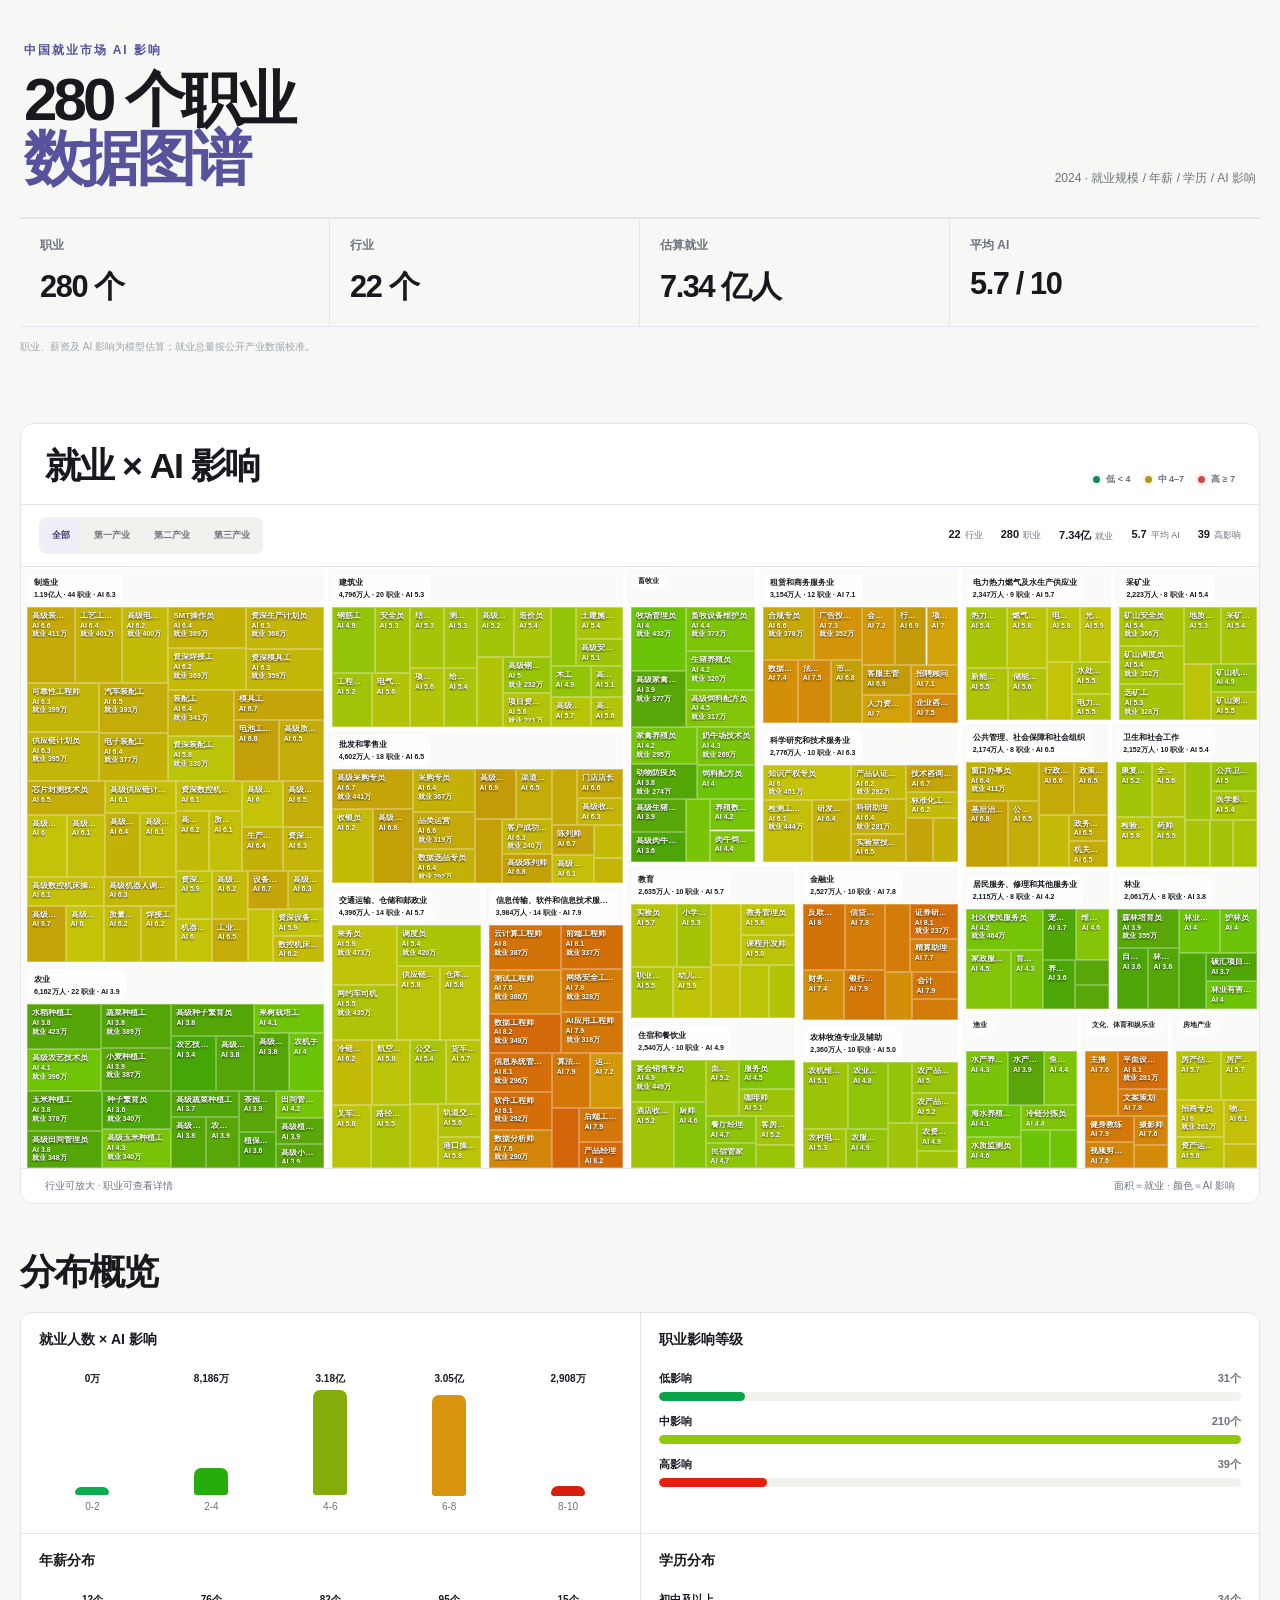
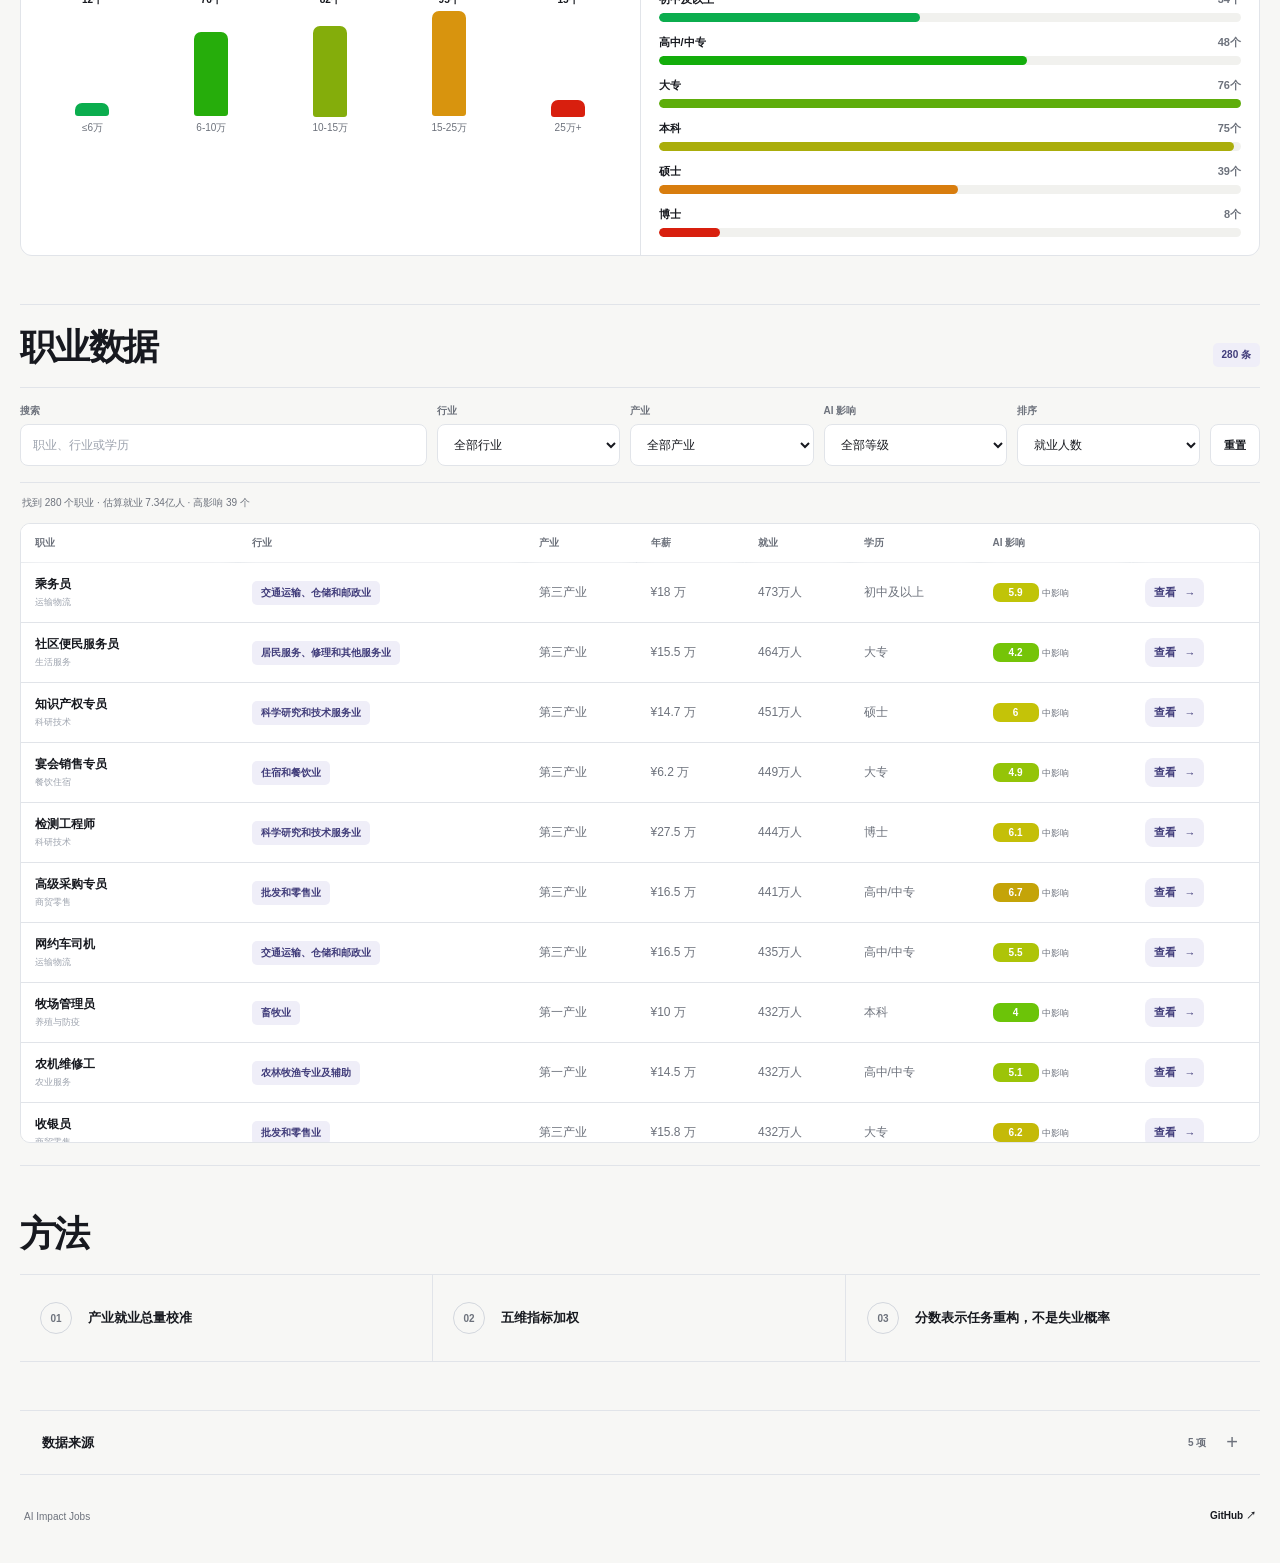
<file: index.html>
<!DOCTYPE html>
<html lang="zh-CN">
<head>
<meta charset="UTF-8" />
<meta name="viewport" content="width=device-width, initial-scale=1.0" />
<meta name="description" content="以 280 个职业样本探索中国就业规模、薪资、学历与 AI 影响程度的交互式数据可视化。" />
<meta name="theme-color" content="#f7f7f5" />
<meta property="og:title" content="中国就业市场 AI 影响图谱" />
<meta property="og:description" content="从行业、就业规模与任务特征出发，探索 280 个职业样本的 AI 影响情景。" />
<meta property="og:type" content="website" />
<title>中国就业市场 AI 影响图谱</title>
<link rel="stylesheet" href="styles.css" />
</head>
<body>
<a class="skip-link" href="#main-content">跳到主要内容</a>
<div class="page">
<header class="hero"><div class="hero-copy"><p class="eyebrow">中国就业市场 AI 影响</p><h1>280 个职业<br><em>数据图谱</em></h1></div><div class="hero-intro"><p class="hero-subtitle">2024 · 就业规模 / 年薪 / 学历 / AI 影响</p></div></header>
<main id="main-content">
<section class="grid reveal" id="statsGrid" aria-label="数据摘要"></section>
<p class="data-note">职业、薪资及 AI 影响为模型估算；就业总量按公开产业数据校准。</p>
<section class="treemap-card reveal" id="map" aria-labelledby="treemapTitle"><div class="head treemap-head"><div class="section-copy"><h2 id="treemapTitle">就业 × AI 影响</h2></div><div class="impact-legend" aria-label="AI 影响等级"><span><i class="legend-dot low"></i>低 &lt; 4</span><span><i class="legend-dot mid"></i>中 4–7</span><span><i class="legend-dot high"></i>高 ≥ 7</span></div></div><div class="map-toolbar"><div class="map-actions"><div class="sector-tabs" id="sectorTabs" role="group" aria-label="按产业筛选"><button type="button" class="sector-tab active" data-sector="" aria-pressed="true">全部</button><button type="button" class="sector-tab" data-sector="第一产业" aria-pressed="false">第一产业</button><button type="button" class="sector-tab" data-sector="第二产业" aria-pressed="false">第二产业</button><button type="button" class="sector-tab" data-sector="第三产业" aria-pressed="false">第三产业</button></div><button class="map-back" id="mapBack" type="button" hidden>← 返回</button></div><div class="map-summary" id="mapSummary" aria-live="polite"></div></div><div id="treemap" aria-label="职业 AI 影响树状图"></div><div class="map-hint"><span>行业可放大 · 职业可查看详情</span><span>面积＝就业 · 颜色＝AI 影响</span></div></section>
<section class="chart-section reveal" id="overview" aria-labelledby="overviewTitle"><div class="head"><div class="section-copy"><h2 id="overviewTitle">分布概览</h2></div></div><div class="chart-grid" id="chartsPanel"></div></section>
<section class="bottom reveal" id="jobs" aria-labelledby="tableTitle"><div class="head"><div class="section-copy"><h2 id="tableTitle">职业数据</h2></div><span class="tag" id="tableCount" aria-live="polite">280 条</span></div><div class="search-row"><div class="filter-field search-field"><label for="searchInput">搜索</label><input id="searchInput" class="search" type="search" placeholder="职业、行业或学历" autocomplete="off"></div><div class="filter-field"><label for="industryFilter">行业</label><select id="industryFilter" class="select"><option value="">全部行业</option></select></div><div class="filter-field"><label for="sectorFilter">产业</label><select id="sectorFilter" class="select"><option value="">全部产业</option><option>第一产业</option><option>第二产业</option><option>第三产业</option></select></div><div class="filter-field"><label for="riskFilter">AI 影响</label><select id="riskFilter" class="select"><option value="">全部等级</option><option value="high">高影响 7-10</option><option value="mid">中影响 4-6.9</option><option value="low">低影响 0-3.9</option></select></div><div class="filter-field"><label for="sortFilter">排序</label><select id="sortFilter" class="select"><option value="employment">就业人数</option><option value="ai-desc">AI 影响：高到低</option><option value="ai-asc">AI 影响：低到高</option><option value="income">年薪：高到低</option><option value="title">职业名称</option></select></div><button class="reset-button" id="resetFilters" type="button">重置</button></div><div class="filter-summary"><span id="filterSummary" aria-live="polite">正在加载…</span></div><div class="table-wrap" tabindex="0" aria-label="职业数据表"><table><thead><tr><th scope="col">职业</th><th scope="col">行业</th><th scope="col">产业</th><th scope="col">年薪</th><th scope="col">就业</th><th scope="col">学历</th><th scope="col">AI 影响</th><th scope="col"><span class="sr-only">操作</span></th></tr></thead><tbody id="tableBody"></tbody></table></div></section>
<section class="reveal" id="methodology" aria-labelledby="methodTitle"><div class="head"><div class="section-copy"><h2 id="methodTitle">方法</h2></div></div><div class="method-grid"><article class="method-card"><span class="method-index">01</span><b>产业就业总量校准</b></article><article class="method-card"><span class="method-index">02</span><b>五维指标加权</b></article><article class="method-card"><span class="method-index">03</span><b>分数表示任务重构，不是失业概率</b></article></div></section>
<details class="refs reveal"><summary><span>数据来源</span><span class="summary-meta">5 项</span></summary><div class="refs-content"><ul><li><a target="_blank" rel="noopener noreferrer" href="https://www.stats.gov.cn/sj/zxfb/202502/t20250228_1958817.html">国家统计局：2024 年国民经济和社会发展统计公报</a></li><li><a target="_blank" rel="noopener noreferrer" href="https://www.stats.gov.cn/sj/ndsj/2025/indexch.htm">国家统计局：中国统计年鉴 2025</a></li><li><a target="_blank" rel="noopener noreferrer" href="https://www.ilo.org/publications/generative-ai-and-jobs-global-analysis-potential-effects-job-quantity-and">ILO：Generative AI and Jobs</a></li><li><a target="_blank" rel="noopener noreferrer" href="https://www.oecd.org/employment/ai-and-work/">OECD：AI and Work</a></li><li><a target="_blank" rel="noopener noreferrer" href="https://www.weforum.org/publications/the-future-of-jobs-report-2025/">WEF：Future of Jobs Report 2025</a></li></ul></div></details>
</main>
<footer class="footer"><span>AI Impact Jobs</span><a href="https://github.com/EasonZe/AI-Impact-Jobs" target="_blank" rel="noopener noreferrer">GitHub ↗</a></footer>
</div>
<div class="tooltip" id="tooltip" role="tooltip"></div>
<div class="side-detail" id="sideDetail" role="dialog" aria-modal="false" aria-labelledby="sideTitle" aria-hidden="true" tabindex="-1"></div>
<script>
const sectorTotals={"第一产业":16298,"第二产业":21275,"第三产业":35866};
const industryTargets=[
{industry:"农业",sector:"第一产业",count:22,field:"种植与农技",jobs:["水稻种植工","小麦种植工","玉米种植工","蔬菜种植工","果树栽培工","茶园管理员","农艺技术员","田间管理员","植保无人机操作员","种子繁育员","农机手","农业数据采集员"],income:[42000,105000],edu:["初中及以上","高中/中专","大专","本科"],outlook:"稳中有增",auto:4.1,tool:3.8,adopt:4.5,physical:7.8},
{industry:"林业",sector:"第一产业",count:8,field:"林业生态",jobs:["护林员","森林培育员","苗木培育员","林业调查员","林业有害生物防治员","自然保护区巡护员","碳汇项目助理","林业技术员"],income:[46000,115000],edu:["初中及以上","高中/中专","大专","本科"],outlook:"政策支撑",auto:3.8,tool:4.2,adopt:4.4,physical:7.3},
{industry:"畜牧业",sector:"第一产业",count:14,field:"养殖与防疫",jobs:["生猪养殖员","肉牛饲养员","家禽养殖员","饲料配方员","动物防疫员","牧场管理员","奶牛场技术员","养殖数据管理员","兽医助理","畜牧设备维护员"],income:[48000,125000],edu:["初中及以上","高中/中专","大专","本科"],outlook:"结构升级",auto:4.5,tool:4.1,adopt:4.8,physical:7.4},
{industry:"渔业",sector:"第一产业",count:8,field:"水产养殖",jobs:["水产养殖员","鱼病防治员","海水养殖技术员","捕捞船员","水产质检员","养殖场管理员","水质监测员","冷链分拣员"],income:[50000,130000],edu:["初中及以上","高中/中专","大专","本科"],outlook:"品质化增长",auto:4.4,tool:4.3,adopt:4.8,physical:7.2},
{industry:"农林牧渔专业及辅助",sector:"第一产业",count:10,field:"农业服务",jobs:["农业社会化服务员","农产品质检员","农资销售顾问","农机维修工","农村电商运营","农产品经纪人","农服调度员","农业保险查勘员","乡村规划助理","合作社管理员"],income:[52000,150000],edu:["高中/中专","大专","本科"],outlook:"服务化增长",auto:5.1,tool:5.5,adopt:5.8,physical:6.2},
{industry:"采矿业",sector:"第二产业",count:8,field:"能源矿产",jobs:["采矿技术员","矿山安全员","地质勘探员","矿山机电维修工","选矿工","矿山调度员","智能矿山巡检员","矿山测量员"],income:[75000,220000],edu:["高中/中专","大专","本科"],outlook:"安全智能化",auto:5.4,tool:5.8,adopt:6.2,physical:7.0},
{industry:"制造业",sector:"第二产业",count:44,field:"工业制造",jobs:["装配工","数控机床操作员","质检员","生产计划员","工业工程技术员","模具工","焊接工","设备维修工","SMT操作员","电子装配工","芯片封测技术员","工艺工程师","质量工程师","电池工艺技术员","汽车装配工","机器人调试员","供应链计划员","可靠性工程师"],income:[60000,260000],edu:["初中及以上","高中/中专","大专","本科","硕士"],outlook:"自动化升级",auto:6.4,tool:6.2,adopt:7.0,physical:5.4},
{industry:"电力热力燃气及水生产供应业",sector:"第二产业",count:9,field:"能源公用事业",jobs:["电气运行值班员","电网调度员","新能源运维工程师","燃气巡检员","水处理技术员","热力管网维护员","电力检修工","光伏运维员","储能系统技术员"],income:[72000,230000],edu:["高中/中专","大专","本科","硕士"],outlook:"新能源带动",auto:5.5,tool:6.1,adopt:6.7,physical:6.4},
{industry:"建筑业",sector:"第二产业",count:20,field:"建筑工程",jobs:["土建施工员","钢筋工","木工","混凝土工","安全员","造价员","测量员","项目资料员","BIM建模员","结构工程师","给排水工程师","电气工程师","工程监理","项目经理"],income:[62000,260000],edu:["初中及以上","高中/中专","大专","本科","硕士"],outlook:"存量转型",auto:5.2,tool:6.0,adopt:5.8,physical:6.6},
{industry:"批发和零售业",sector:"第三产业",count:18,field:"商贸零售",jobs:["门店店员","收银员","采购专员","品类运营","陈列师","门店店长","电商运营","客服专员","直播运营","数据选品专员","渠道经理","客户成功经理"],income:[50000,190000],edu:["高中/中专","大专","本科"],outlook:"线上线下融合",auto:6.7,tool:7.1,adopt:7.2,physical:5.0},
{industry:"交通运输、仓储和邮政业",sector:"第三产业",count:14,field:"运输物流",jobs:["网约车司机","公交司机","货车司机","调度员","轨道交通站务员","乘务员","港口操作员","航空地勤","物流调度员","仓库管理员","路径规划专员","冷链运维员","叉车司机","供应链协调员"],income:[56000,185000],edu:["初中及以上","高中/中专","大专","本科"],outlook:"效率提升",auto:5.9,tool:5.9,adopt:6.5,physical:6.6},
{industry:"住宿和餐饮业",sector:"第三产业",count:10,field:"餐饮住宿",jobs:["厨师","面点师","服务员","酒店前台","客房管理员","餐厅经理","咖啡师","民宿管家","宴会销售专员","酒店收益管理员"],income:[48000,160000],edu:["初中及以上","高中/中专","大专","本科"],outlook:"服务升级",auto:4.8,tool:5.1,adopt:5.7,physical:7.0},
{industry:"信息传输、软件和信息技术服务业",sector:"第三产业",count:14,field:"信息技术",jobs:["软件工程师","前端工程师","后端工程师","测试工程师","数据分析师","算法工程师","数据工程师","AI应用工程师","产品经理","网络安全工程师","运维工程师","云计算工程师","数据标注主管","信息系统管理员"],income:[100000,480000],edu:["大专","本科","硕士","博士"],outlook:"结构性增长",auto:7.0,tool:8.3,adopt:8.7,physical:2.7},
{industry:"金融业",sector:"第三产业",count:10,field:"金融财经",jobs:["银行柜员","客户经理","信贷审核员","保险代理人","理财顾问","证券研究助理","反欺诈分析员","精算助理","会计","财务分析师"],income:[70000,330000],edu:["大专","本科","硕士"],outlook:"智能化分化",auto:7.6,tool:8.0,adopt:8.0,physical:3.0},
{industry:"房地产业",sector:"第三产业",count:6,field:"地产服务",jobs:["房产经纪人","物业管理员","资产运营专员","招商专员","房产估价助理","楼宇管家"],income:[58000,220000],edu:["高中/中专","大专","本科"],outlook:"存量服务转型",auto:5.6,tool:6.2,adopt:6.0,physical:5.3},
{industry:"租赁和商务服务业",sector:"第三产业",count:12,field:"商务服务",jobs:["行政专员","人力资源专员","招聘顾问","企业咨询助理","市场专员","广告投放专员","法务专员","合规专员","会展策划","客服主管","数据运营专员","项目助理"],income:[62000,260000],edu:["大专","本科","硕士"],outlook:"专业化增长",auto:7.0,tool:7.7,adopt:7.4,physical:3.9},
{industry:"科学研究和技术服务业",sector:"第三产业",count:10,field:"科研技术",jobs:["科研助理","实验室技术员","知识产权专员","检测工程师","计量工程师","技术咨询顾问","产品认证专员","研发工程师","环境评估师","标准化工程师"],income:[76000,320000],edu:["大专","本科","硕士","博士"],outlook:"高技能增长",auto:6.0,tool:7.2,adopt:7.0,physical:4.9},
{industry:"教育",sector:"第三产业",count:10,field:"教育培训",jobs:["小学教师","中学教师","幼儿教师","职业教育讲师","高校辅导员","教务管理员","课程开发师","培训师","学习规划师","实验员"],income:[60000,240000],edu:["大专","本科","硕士","博士"],outlook:"质量升级",auto:5.4,tool:6.8,adopt:6.4,physical:6.5},
{industry:"卫生和社会工作",sector:"第三产业",count:10,field:"医疗健康",jobs:["护士","全科医生","口腔医生","药师","医学影像技师","检验技师","康复治疗师","公共卫生专员","健康管理师","医务社工"],income:[65000,360000],edu:["大专","本科","硕士","博士"],outlook:"长期增长",auto:5.0,tool:6.4,adopt:6.3,physical:7.0},
{industry:"文化、体育和娱乐业",sector:"第三产业",count:7,field:"文化传媒",jobs:["平面设计师","视频剪辑师","文案策划","新媒体运营","摄影师","主播","健身教练","编导","内容审核员"],income:[60000,260000],edu:["高中/中专","大专","本科","硕士"],outlook:"AI重塑",auto:7.5,tool:8.3,adopt:7.8,physical:3.8},
{industry:"公共管理、社会保障和社会组织",sector:"第三产业",count:8,field:"公共服务",jobs:["窗口办事员","行政审批专员","政务热线客服","公共项目专员","政策研究助理","机关文秘","基层治理专员","社保专员"],income:[56000,185000],edu:["大专","本科","硕士"],outlook:"数字政务升级",auto:6.5,tool:7.0,adopt:7.0,physical:4.9},
{industry:"居民服务、修理和其他服务业",sector:"第三产业",count:8,field:"生活服务",jobs:["家政服务员","养老护理员","育婴师","美容师","美发师","维修师傅","宠物护理师","社区便民服务员"],income:[48000,170000],edu:["初中及以上","高中/中专","大专"],outlook:"需求增长",auto:3.9,tool:4.5,adopt:4.9,physical:7.6}
];
function seededRandom(seed){let x=Math.sin(seed)*10000;return x-Math.floor(x)}function clamp(v,min,max){return Math.max(min,Math.min(max,v))}function jitter(base,index,spread=1.2){return clamp(base+(seededRandom(index*19.37)-.5)*spread,0,10)}function money(v){return `¥${(v/10000).toFixed(v%10000?1:0)} 万`}function people(v){return v.toLocaleString("zh-CN")+"万人"}function fmtPeopleShort(v){return v>=10000?`${(v/10000).toFixed(2)}亿`:`${Math.round(v).toLocaleString("zh-CN")}万`}function colorForScore(s){const hue=Math.max(4,145-s*14.2);const light=s>=7?43:s>=4?40:34;return `hsl(${hue},92%,${light}%)`}function degreeColor(index,total){const ratio=total<=1?0:index/(total-1);const hue=145-ratio*140;return `hsl(${hue},88%,${ratio>.62?45:36}%)`}function outlookText(base,score){if(score>=7.8)return base+" / 岗位重构快";if(score>=6.5)return base+" / 技能升级明显";if(score>=4.5)return base+" / 人机协作增强";return base+" / 替代压力较低"}
function generate(){const records=[];let id=1;const sectorCounts=industryTargets.reduce((m,t)=>{m[t.sector]=(m[t.sector]||0)+t.count;return m},{});industryTargets.forEach(target=>{const industryTotal=sectorTotals[target.sector]*(target.count/sectorCounts[target.sector]);for(let i=0;i<target.count;i++){const base=target.jobs[i%target.jobs.length];const prefixes=["","高级","资深","数字化","智能化","区域","现场","平台","综合","项目","初级","高级"];const prefix=prefixes[Math.floor(i/target.jobs.length)%prefixes.length];const title=(prefix&&!base.includes(prefix)?prefix:"")+base;const automation=Number(jitter(target.auto,id,1.6).toFixed(1));const aiTool=Number(jitter(target.tool,id+7,1.6).toFixed(1));const adoption=Number(jitter(target.adopt,id+13,1.5).toFixed(1));const physicalSocial=Number(jitter(target.physical,id+23,1.4).toFixed(1));const aiScore=Number(clamp(automation*.35+aiTool*.25+adoption*.25+(10-physicalSocial)*.15,0,10).toFixed(1));const income=Math.round((target.income[0]+seededRandom(id*5.91)*(target.income[1]-target.income[0]))/1000)*1000;const jobFactor=title.includes("员")||title.includes("工")||title.includes("司机")||title.includes("店员")||title.includes("服务员")?1.25:.85;const raw=industryTotal/target.count*(.55+seededRandom(id*3.17)*1.15)*jobFactor;records.push({id,industry:target.industry,sector:target.sector,field:target.field,title,income,employmentRaw:raw,employment:Math.max(2,Math.round(raw)),education:target.edu[Math.floor(seededRandom(id*8.33)*target.edu.length)],outlook:outlookText(target.outlook,aiScore),aiScore,automation,aiTool,adoption,physicalSocial});id++}});Object.keys(sectorTotals).forEach(sector=>{const items=records.filter(r=>r.sector===sector);const sum=items.reduce((s,r)=>s+r.employmentRaw,0);const factor=sectorTotals[sector]/sum;items.forEach(r=>r.employment=Math.max(1,Math.round(r.employmentRaw*factor)))});return records.sort((a,b)=>b.employment-a.employment)}
const occupations=generate(),tooltip=document.getElementById("tooltip"),sideDetail=document.getElementById("sideDetail"),chartsPanel=document.getElementById("chartsPanel");let lastDetailAnchor=null,activeTreemapSector="",activeTreemapIndustry="";
function classifyImpact(score){return score>=7?"高影响":score>=4?"中影响":"低影响"}function fmtCount(v){return `${v.toLocaleString("zh-CN")}个`}function verticalChart(labels,values,formatter,colors){const max=Math.max(...values,1);return `<div class="vchart">${labels.map((label,i)=>{const h=Math.max(8,values[i]/max*100);const color=colors?colors[i]:degreeColor(i,labels.length);return `<div class="vcol"><div class="vnum">${formatter(values[i])}</div><div class="vbar-wrap"><div class="vbar" style="height:${h}%;background:${color};--bar-delay:${i*70}ms"></div></div><div class="vlabel">${label}</div></div>`}).join("")}</div>`}function horizontalChart(labels,values,formatter,colors){const max=Math.max(...values,1);return `<div class="hchart">${labels.map((label,i)=>{const color=colors?colors[i]:degreeColor(i,labels.length);return `<div class="hrow"><div class="hmeta"><span>${label}</span><span>${formatter(values[i])}</span></div><div class="htrack"><div class="hfill" style="width:${Math.max(6,values[i]/max*100)}%;background:${color};--bar-delay:${i*80}ms"></div></div></div>`}).join("")}</div>`}
function renderCharts(){const aiBins=[{label:"0-2",min:0,max:2},{label:"2-4",min:2,max:4},{label:"4-6",min:4,max:6},{label:"6-8",min:6,max:8},{label:"8-10",min:8,max:10.01}];const weightedEmployment=aiBins.map(bin=>occupations.filter(d=>d.aiScore>=bin.min&&d.aiScore<bin.max).reduce((s,d)=>s+d.employment,0));const levelLabels=["低影响","中影响","高影响"];const levelCounts=levelLabels.map(label=>occupations.filter(d=>classifyImpact(d.aiScore)===label).length);const salaryBands=[{label:"≤6万",test:v=>v<60000},{label:"6-10万",test:v=>v>=60000&&v<100000},{label:"10-15万",test:v=>v>=100000&&v<150000},{label:"15-25万",test:v=>v>=150000&&v<250000},{label:"25万+",test:v=>v>=250000}];const salaryValues=salaryBands.map(bin=>occupations.filter(d=>bin.test(d.income)).length);const eduLabels=["初中及以上","高中/中专","大专","本科","硕士","博士"];const eduValues=eduLabels.map(label=>occupations.filter(d=>d.education===label).length);const greenToRed5=aiBins.map((_,i)=>degreeColor(i,aiBins.length));const greenYellowRed=["hsl(145,88%,34%)","hsl(78,88%,42%)","hsl(4,88%,48%)"];const salaryColors=salaryBands.map((_,i)=>degreeColor(i,salaryBands.length));const eduColors=eduLabels.map((_,i)=>degreeColor(i,eduLabels.length));chartsPanel.innerHTML=[{title:"就业人数 × AI 影响",body:verticalChart(aiBins.map(b=>b.label),weightedEmployment,fmtPeopleShort,greenToRed5)},{title:"职业影响等级",body:horizontalChart(levelLabels,levelCounts,fmtCount,greenYellowRed)},{title:"年薪分布",body:verticalChart(salaryBands.map(b=>b.label),salaryValues,fmtCount,salaryColors)},{title:"学历分布",body:horizontalChart(eduLabels,eduValues,fmtCount,eduColors)}].map(card=>`<article class="chart-card"><h3>${card.title}</h3>${card.body}</article>`).join("")}
function renderStats(){const total=occupations.reduce((s,d)=>s+d.employment,0),avg=occupations.reduce((s,d)=>s+d.aiScore,0)/occupations.length;document.getElementById("statsGrid").innerHTML=[{label:"职业",value:occupations.length+" 个"},{label:"行业",value:industryTargets.length+" 个"},{label:"估算就业",value:(total/10000).toFixed(2)+" 亿人"},{label:"平均 AI",value:avg.toFixed(1)+" / 10"}].map(i=>`<article class="card stat"><div class="label">${i.label}</div><div class="value">${i.value}</div></article>`).join("")}
function groupByIndustry(){return industryTargets.map(c=>{const items=occupations.filter(d=>d.industry===c.industry).sort((a,b)=>b.employment-a.employment),value=items.reduce((s,d)=>s+d.employment,0),avg=value?items.reduce((s,d)=>s+d.aiScore*d.employment,0)/value:0;return{industry:c.industry,sector:c.sector,items,value,avg,count:items.length}}).sort((a,b)=>b.value-a.value)}
function currentTreemapGroups(){const groups=groupByIndustry();if(activeTreemapIndustry)return groups.filter(g=>g.industry===activeTreemapIndustry);if(activeTreemapSector)return groups.filter(g=>g.sector===activeTreemapSector);return groups}
function updateTreemapToolbar(groups){const items=groups.flatMap(g=>g.items),employment=items.reduce((s,d)=>s+d.employment,0),avg=employment?items.reduce((s,d)=>s+d.aiScore*d.employment,0)/employment:0,high=items.filter(d=>d.aiScore>=7).length;document.getElementById("mapSummary").innerHTML=`<span><b>${groups.length}</b> 行业</span><span><b>${items.length}</b> 职业</span><span><b>${fmtPeopleShort(employment)}</b> 就业</span><span><b>${avg.toFixed(1)}</b> 平均 AI</span><span><b>${high}</b> 高影响</span>`;document.querySelectorAll(".sector-tab").forEach(button=>{const active=button.dataset.sector===activeTreemapSector;button.classList.toggle("active",active);button.setAttribute("aria-pressed",String(active))});const back=document.getElementById("mapBack");back.hidden=!activeTreemapIndustry;back.textContent=`← 返回${activeTreemapSector||"全部产业"}`;document.getElementById("treemap").setAttribute("aria-label",`职业 AI 影响树状图，当前显示${activeTreemapIndustry||activeTreemapSector||"全部产业"}，${items.length} 个职业`)}
function focusTreemapIndustry(industry){activeTreemapIndustry=industry;renderTreemap({animate:true});document.getElementById("mapBack").focus()}
function leaveTreemapIndustry(){const previous=activeTreemapIndustry;activeTreemapIndustry="";renderTreemap({animate:true});const label=[...document.querySelectorAll(".cat-label[data-industry]")].find(el=>el.dataset.industry===previous);label?.focus()}
function orderedBinary(items,x,y,w,h,valueKey="value"){if(!items.length)return[];if(items.length===1)return[{...items[0],x,y,w,h}];const sorted=[...items].sort((a,b)=>b[valueKey]-a[valueKey]);const total=sorted.reduce((s,i)=>s+i[valueKey],0);let acc=0,split=1,best=Infinity;for(let i=1;i<sorted.length;i++){acc+=sorted[i-1][valueKey];const diff=Math.abs(total/2-acc);if(diff<best){best=diff;split=i}}const left=sorted.slice(0,split),right=sorted.slice(split),lt=left.reduce((s,i)=>s+i[valueKey],0),ratio=lt/total;if(w>=h){const w1=w*ratio;return[...orderedBinary(left,x,y,w1,h,valueKey),...orderedBinary(right,x+w1,y,w-w1,h,valueKey)]}const h1=h*ratio;return[...orderedBinary(left,x,y,w,h1,valueKey),...orderedBinary(right,x,y+h1,w,h-h1,valueKey)]}
function renderTreemap({animate=false}={}){closeSideDetail();const box=document.getElementById("treemap"),rect=box.getBoundingClientRect(),groups=currentTreemapGroups(),focused=Boolean(activeTreemapIndustry);updateTreemapToolbar(groups);if(!rect.width||!rect.height)return;box.classList.add("is-updating");box.innerHTML="";const groupRects=orderedBinary(groups,0,0,rect.width,rect.height,"value");let tileIndex=0;groupRects.forEach(g=>{const cat=document.createElement("div"),isMobile=innerWidth<=900||rect.width<=820;cat.className=`cat${(g.w<135||g.h<88)?" small-cat":""}${focused?" focused":""}`;cat.setAttribute("role","group");cat.setAttribute("aria-label",`${g.industry}，${g.count} 个职业，就业 ${fmtPeopleShort(g.value)}人，平均 AI ${g.avg.toFixed(1)}`);cat.style.cssText=`left:${g.x}px;top:${g.y}px;width:${g.w}px;height:${g.h}px`;const label=document.createElement(focused?"div":"button"),showMeta=focused||!isMobile;label.className="cat-label";label.dataset.industry=g.industry;if(!focused){label.type="button";label.setAttribute("aria-label",`放大查看${g.industry}的 ${g.count} 个职业`);label.addEventListener("click",e=>{e.stopPropagation();focusTreemapIndustry(g.industry)})}label.innerHTML=`<b title="${g.industry}">${focused?`${g.industry} · ${g.sector}`:g.industry}</b>${showMeta?`<span>${fmtPeopleShort(g.value)}人 · ${g.count} 职业 · AI ${g.avg.toFixed(1)}</span>`:""}`;cat.appendChild(label);const pad=4,labelH=focused?(isMobile?22:44):(isMobile?16:(g.h>90?38:28)),innerX=pad,innerY=labelH,innerW=Math.max(0,g.w-pad*2),innerH=Math.max(0,g.h-labelH-pad),itemRects=orderedBinary(g.items.map(i=>({...i,value:i.employment})),innerX,innerY,innerW,innerH,"value");itemRects.forEach(d=>{const area=d.w*d.h,show=focused?(area>340&&d.w>34&&d.h>20):(area>900&&d.w>30&&d.h>24),showEmp=show&&(focused?area>820:area>1500)&&d.w>46&&d.h>34,limit=focused?11:8,shortTitle=d.title.length>limit?d.title.slice(0,limit)+"…":d.title,tile=document.createElement("div");tile.className=`tile${animate?" entering":""}`;tile.setAttribute("role","button");tile.setAttribute("tabindex","0");tile.setAttribute("aria-label",`${d.title}，${d.industry}，就业 ${people(d.employment)}，AI 影响 ${d.aiScore} 分`);tile.dataset.id=d.id;tile.style.cssText=`left:${d.x}px;top:${d.y}px;width:${d.w}px;height:${d.h}px;background:${colorForScore(d.aiScore)};--tile-delay:${Math.min(tileIndex++,42)*8}ms`;tile.innerHTML=show?`<div class="tile-top"><div class="tile-title" title="${d.title}">${shortTitle}</div><div class="tile-score">AI ${d.aiScore}${focused?` · ${classifyImpact(d.aiScore)}`:""}</div>${showEmp?`<div class="tile-emp">就业 ${d.employment}万</div>`:""}</div>`:"";tile.addEventListener("mousemove",e=>showTooltip(e,d));tile.addEventListener("mouseleave",hideTooltip);tile.addEventListener("click",e=>{e.stopPropagation();openSideDetail(d,tile)});tile.addEventListener("keydown",e=>{if(e.key==="Enter"||e.key===" "){e.preventDefault();openSideDetail(d,tile)}});cat.appendChild(tile)});box.appendChild(cat)});requestAnimationFrame(()=>box.classList.remove("is-updating"))}
function showTooltip(e,d){tooltip.innerHTML=`<strong>${d.title}</strong><div>${d.sector} · ${d.industry} · ${d.field}</div><div>就业人数：${people(d.employment)}</div><div>年薪中位数：${money(d.income)}</div><div>学历要求：${d.education}</div><div>就业前景：${d.outlook}</div><div>AI影响：${d.aiScore}/10（自动化${d.automation}｜工具${d.aiTool}｜采纳${d.adoption}｜物理/社交${d.physicalSocial}）</div>`;tooltip.style.left=Math.min(e.clientX+14,innerWidth-290)+"px";tooltip.style.top=Math.min(e.clientY+14,innerHeight-220)+"px";tooltip.classList.add("show")}function hideTooltip(){tooltip.classList.remove("show")}
function impactLevel(s){return s>=7?"高影响：岗位内容会明显重构":s>=4?"中等影响：人机协作会增强":"低到中等影响：短期替代压力有限"}function titleDuty(t){if(t.includes("工程师"))return"方案设计、系统开发、技术测试、问题定位和跨团队协作";if(t.includes("员")||t.includes("工"))return"标准化执行、现场操作、质量检查、数据记录和流程配合";if(t.includes("经理")||t.includes("主管"))return"团队管理、流程协调、客户沟通、绩效跟踪和资源配置";if(t.includes("教师")||t.includes("讲师"))return"教学设计、课堂互动、学习反馈、测评辅导和课程改进";if(t.includes("医生")||t.includes("护士")||t.includes("药师"))return"诊疗支持、护理服务、风险识别、记录管理和患者沟通";return"信息处理、业务执行、客户沟通、流程协作和结果交付"}function automationText(s){return s>=7?"重复性文书、审核、标注、排程等任务容易被自动化。":s>=4?"部分流程可由 AI 辅助，但关键判断仍需要人工。":"工作高度依赖现场、经验或非标准动作，自动化空间较小。"}function toolText(s){return s>=7?"生成式 AI、数据分析工具和行业软件会直接改变产出方式。":s>=4?"AI 可提升检索、写作、分析、质检和沟通效率。":"AI 多作为辅助查询或记录工具，短期替代有限。"}function adoptionText(s){return s>=7?"行业数字化基础较好，AI 工具扩散速度快。":s>=4?"行业正在逐步采用智能工具，影响会渐进出现。":"行业采纳受现场条件、成本或制度限制，速度较慢。"}function physicalText(s){return s>=7?"大量依赖现场操作、身体技能或面对面服务，对替代形成缓冲。":s>=4?"仍需一定现场协作或人际沟通，AI 更偏辅助。":"工作主要是数字化信息任务，物理/强社交缓冲较弱。"}function advice(d){if(d.aiScore>=7)return"建议把 AI 作为核心工作工具：学习提示词、自动化流程、数据分析和行业软件集成，把竞争力转向复核、判断、客户沟通和复杂问题解决。";if(d.aiScore>=4)return"建议掌握常用 AI 工具，提高文档、表格、检索、质检、排程等效率，同时强化现场经验、沟通和业务判断。";return"建议关注智能设备和基础数字工具，但核心优势仍在现场技能、服务体验、责任心和专业经验。"}
function openSideDetail(d,anchor){lastDetailAnchor=anchor;document.querySelectorAll(".tile.selected").forEach(t=>t.classList.remove("selected"));if(anchor&&anchor.classList)anchor.classList.add("selected");hideTooltip();const impacts=[{name:"任务自动化潜力",score:d.automation,text:automationText(d.automation)},{name:"AI工具替代程度",score:d.aiTool,text:toolText(d.aiTool)},{name:"行业采纳速度",score:d.adoption,text:adoptionText(d.adoption)},{name:"物理/社交技能缓冲",score:d.physicalSocial,text:physicalText(d.physicalSocial)}];const strongest=impacts.map(i=>i.name==="物理/社交技能缓冲"?{...i,compareScore:10-i.score}:{...i,compareScore:i.score}).sort((a,b)=>b.compareScore-a.compareScore)[0];sideDetail.innerHTML=`<div class="side-head"><div><div class="side-kicker">${d.sector}<br>${d.industry} · ${d.field}</div><div class="side-title" id="sideTitle">${d.title}</div></div><button class="side-close" id="sideClose" type="button" aria-label="关闭职业详情">×</button></div><div class="mini-grid"><div class="mini-stat"><span>AI影响评分</span><b>${d.aiScore}/10</b></div><div class="mini-stat"><span>就业人数</span><b>${people(d.employment)}</b></div><div class="mini-stat"><span>年薪中位数</span><b>${money(d.income)}</b></div><div class="mini-stat"><span>学历要求</span><b>${d.education}</b></div></div><div class="side-section" style="border-top:none;padding-top:0"><h4>职业介绍</h4><p>${d.title}属于${d.industry}行业，核心工作通常包括${titleDuty(d.title)}。当前就业前景判断为：${d.outlook}。</p></div><div class="side-section"><h4>AI主要影响</h4><p>综合判断为 <b>${impactLevel(d.aiScore)}</b>。影响最大的维度是：<b>${strongest.name}</b>。</p><ul class="impact-list">${impacts.map(i=>`<li><b>${i.name}：${i.score}/10。</b>${i.text}</li>`).join("")}</ul></div><div class="side-section"><h4>应对建议</h4><p>${advice(d)}</p></div>`;sideDetail.classList.add("show");sideDetail.setAttribute("aria-hidden","false");positionSideDetail(anchor);const closeButton=document.getElementById("sideClose");closeButton.addEventListener("click",()=>closeSideDetail({returnFocus:true}));if(anchor===document.activeElement)closeButton.focus()}
function positionSideDetail(){sideDetail.style.removeProperty("left");sideDetail.style.removeProperty("top");sideDetail.style.removeProperty("width")}
function closeSideDetail({returnFocus=false}={}){sideDetail.classList.remove("show");sideDetail.setAttribute("aria-hidden","true");document.querySelectorAll(".tile.selected").forEach(t=>t.classList.remove("selected"));if(returnFocus&&lastDetailAnchor?.isConnected)lastDetailAnchor.focus()}
function bindRows(){document.querySelectorAll("#tableBody tr[data-id]").forEach(row=>{const d=occupations.find(i=>i.id===Number(row.dataset.id)),button=row.querySelector(".action-button");row.addEventListener("click",e=>{if(!e.target.closest("button"))openSideDetail(d,row)});row.addEventListener("keydown",e=>{if(e.key==="Enter"||e.key===" "){e.preventDefault();openSideDetail(d,row)}});button.addEventListener("click",e=>{e.stopPropagation();openSideDetail(d,button)})})}
function renderTable(data){const totalEmployment=data.reduce((sum,d)=>sum+d.employment,0),highImpact=data.filter(d=>d.aiScore>=7).length;document.getElementById("tableCount").textContent=data.length+" 条";document.getElementById("filterSummary").textContent=`找到 ${data.length} 个职业 · 估算就业 ${fmtPeopleShort(totalEmployment)}人 · 高影响 ${highImpact} 个`;const body=document.getElementById("tableBody");if(!data.length){body.innerHTML='<tr class="empty-row"><td colspan="8"><b>没有找到匹配的职业</b><br>试试减少筛选条件或点击“重置”。</td></tr>';return}body.innerHTML=data.map(d=>`<tr data-id="${d.id}" tabindex="0" aria-label="查看 ${d.title} 的职业详情"><td class="job-cell"><b>${d.title}</b><span class="job-field">${d.field}</span></td><td class="industry-cell"><span class="tag">${d.industry}</span></td><td class="sector-cell">${d.sector}</td><td class="salary-cell">${money(d.income)}</td><td class="employment-cell">${people(d.employment)}</td><td class="education-cell">${d.education}</td><td class="impact-cell"><span class="pill" style="background:${colorForScore(d.aiScore)}">${d.aiScore}</span> <span class="impact-label">${classifyImpact(d.aiScore)}</span></td><td class="action-cell"><button class="action-button" type="button" aria-label="打开 ${d.title} 的介绍">查看</button></td></tr>`).join("");bindRows()}
function fillIndustryOptions(){document.getElementById("industryFilter").insertAdjacentHTML("beforeend",industryTargets.map(c=>`<option>${c.industry}</option>`).join(""))}
function filters(){const q=document.getElementById("searchInput").value.trim().toLowerCase(),industry=document.getElementById("industryFilter").value,sector=document.getElementById("sectorFilter").value,risk=document.getElementById("riskFilter").value,sort=document.getElementById("sortFilter").value;const data=occupations.filter(d=>{const blob=[d.industry,d.sector,d.field,d.title,d.education,d.outlook,d.aiScore].join(" ").toLowerCase();return(!q||blob.includes(q))&&(!industry||d.industry===industry)&&(!sector||d.sector===sector)&&(!risk||(risk==="high"&&d.aiScore>=7)||(risk==="mid"&&d.aiScore>=4&&d.aiScore<7)||(risk==="low"&&d.aiScore<4))});const sorters={employment:(a,b)=>b.employment-a.employment,"ai-desc":(a,b)=>b.aiScore-a.aiScore,"ai-asc":(a,b)=>a.aiScore-b.aiScore,income:(a,b)=>b.income-a.income,title:(a,b)=>a.title.localeCompare(b.title,"zh-CN")};renderTable(data.sort(sorters[sort]))}
function initAnimations(){const reveals=[...document.querySelectorAll(".reveal")];if(matchMedia("(prefers-reduced-motion: reduce)").matches||!("IntersectionObserver" in window)){reveals.forEach(el=>el.classList.add("is-visible"));return}document.body.classList.add("motion-ready");const observer=new IntersectionObserver(entries=>entries.forEach(entry=>{if(entry.isIntersecting){entry.target.classList.add("is-visible");observer.unobserve(entry.target)}}),{threshold:.12,rootMargin:"0px 0px -6% 0px"});reveals.forEach(el=>observer.observe(el))}
["searchInput","industryFilter","sectorFilter","riskFilter","sortFilter"].forEach(id=>document.getElementById(id).addEventListener(id==="searchInput"?"input":"change",filters));document.getElementById("resetFilters").addEventListener("click",()=>{["searchInput","industryFilter","sectorFilter","riskFilter"].forEach(id=>document.getElementById(id).value="");document.getElementById("sortFilter").value="employment";filters();document.getElementById("searchInput").focus()});document.querySelectorAll(".sector-tab").forEach(button=>button.addEventListener("click",()=>{activeTreemapSector=button.dataset.sector;activeTreemapIndustry="";renderTreemap({animate:true})}));document.getElementById("mapBack").addEventListener("click",leaveTreemapIndustry);document.addEventListener("click",e=>{if(!sideDetail.contains(e.target)&&!e.target.closest(".tile")&&!e.target.closest("tbody tr"))closeSideDetail()});window.addEventListener("keydown",e=>{if(e.key==="Escape")closeSideDetail({returnFocus:true})});let resizeTimer;window.addEventListener("resize",()=>{clearTimeout(resizeTimer);resizeTimer=setTimeout(()=>renderTreemap({animate:false}),120)});fillIndustryOptions();renderStats();renderCharts();renderTreemap({animate:true});filters();initAnimations();
</script>
</body>
</html>
</file>
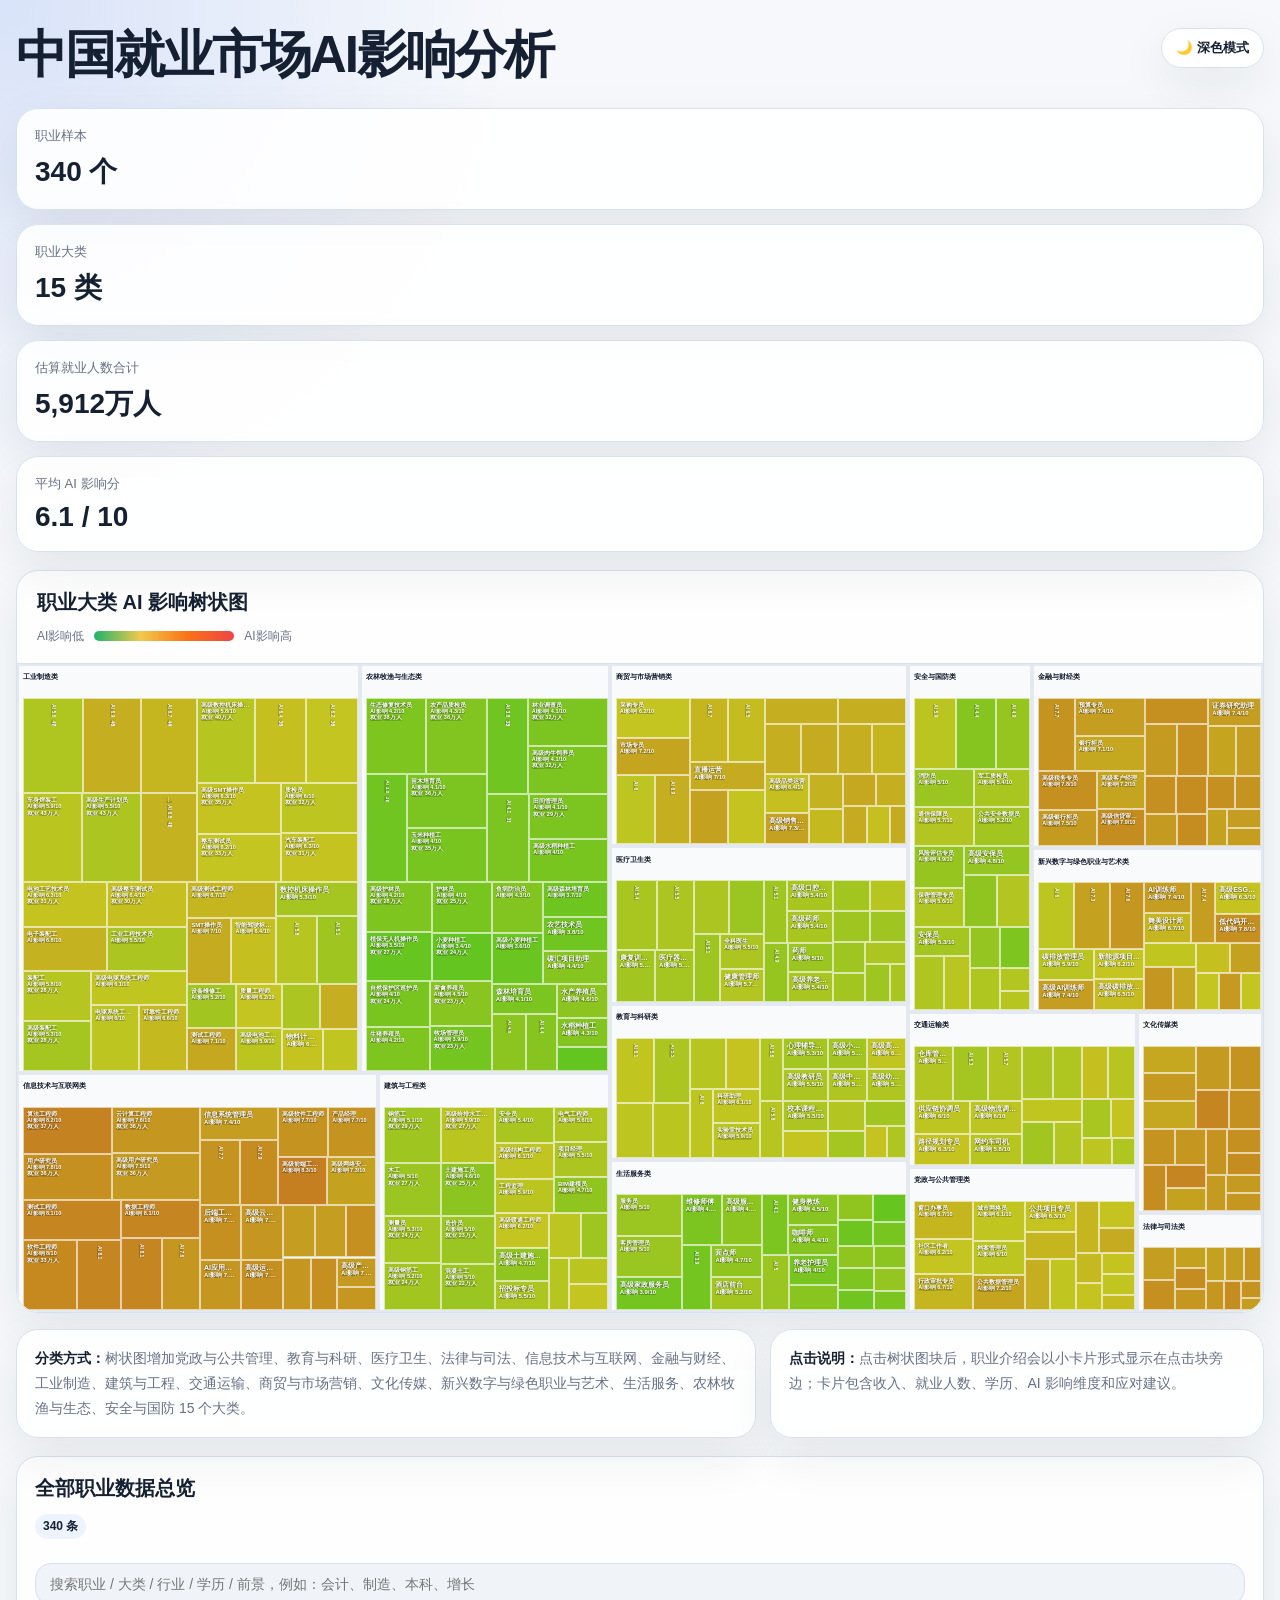
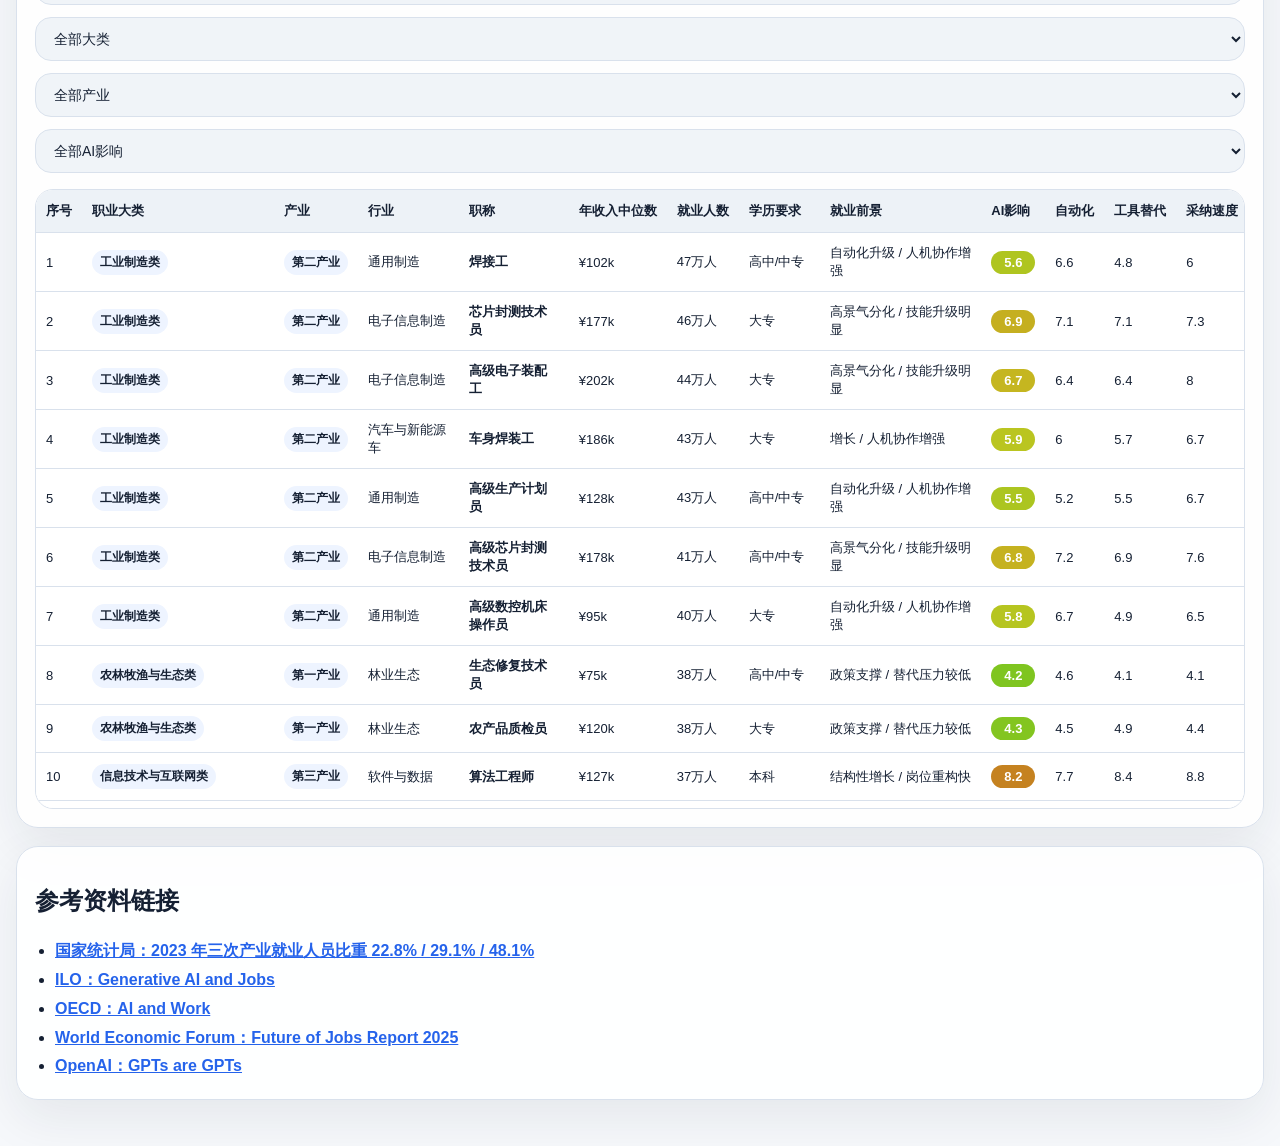
<file: preview 3.html>
<!DOCTYPE html>
<html lang="zh-CN">
<head>
<meta charset="UTF-8" />
<meta name="viewport" content="width=device-width, initial-scale=1.0" />
<title>中国就业市场AI影响分析</title>
<style>
:root{--bg:#f6f8fb;--panel:#fff;--panel2:#f0f4f8;--text:#152033;--muted:#667085;--border:#d9e1ec;--shadow:0 18px 50px rgba(20,32,51,.08);--accent:#2563eb;--chip:#eef4ff;--head:#edf2f7;--cat:rgba(255,255,255,.56);--catText:#0f172a;--catSubText:#334155;--catShadow:0 1px 2px rgba(255,255,255,.95),0 0 4px rgba(255,255,255,.7)}body.dark{--bg:#0b1020;--panel:#121a2c;--panel2:#19243a;--text:#eef4ff;--muted:#a8b3c7;--border:#2a3955;--shadow:0 20px 60px rgba(0,0,0,.28);--accent:#60a5fa;--chip:#1d2c4c;--head:#1d2940;--cat:rgba(10,18,34,.5);--catText:#ffffff;--catSubText:#e5edff;--catShadow:0 1px 3px rgba(0,0,0,.8)}*{box-sizing:border-box}body{margin:0;font-family:-apple-system,BlinkMacSystemFont,"Segoe UI","PingFang SC","Microsoft YaHei",sans-serif;color:var(--text);background:radial-gradient(circle at top left,rgba(37,99,235,.14),transparent 32rem),var(--bg)}.page{width:min(1480px,calc(100vw - 32px));margin:auto;padding:28px 0 46px}header{display:flex;justify-content:space-between;gap:18px;align-items:flex-start;margin-bottom:18px}h1{margin:0 0 8px;font-size:clamp(30px,4vw,52px);letter-spacing:-.04em;line-height:1.05}.subtitle{max-width:940px;margin:0;color:var(--muted);font-size:15px;line-height:1.8}.theme{border:1px solid var(--border);background:var(--panel);color:var(--text);border-radius:999px;padding:10px 14px;box-shadow:var(--shadow);cursor:pointer;font-weight:800;white-space:nowrap}.grid{display:grid;grid-template-columns:repeat(4,1fr);gap:14px;margin:18px 0}.card{background:color-mix(in srgb,var(--panel) 88%,transparent);border:1px solid var(--border);border-radius:22px;box-shadow:var(--shadow)}.stat{padding:18px}.label{color:var(--muted);font-size:13px;margin-bottom:8px}.value{font-size:28px;font-weight:900}.note{margin-top:8px;color:var(--muted);font-size:12px}.head{display:flex;align-items:center;justify-content:space-between;gap:12px;padding:18px 20px;border-bottom:1px solid var(--border)}.head h2{margin:0;font-size:20px}.legend{display:flex;gap:10px;align-items:center;color:var(--muted);font-size:12px;white-space:nowrap}.bar{width:140px;height:10px;border-radius:999px;background:linear-gradient(90deg,#1fb36a,#f2c94c,#f97316,#ef4444)}#treemap{position:relative;width:100%;height:min(72vh,800px);min-height:560px;background:var(--panel2);overflow:hidden;border-radius:0 0 22px 22px}.cat{position:absolute;border:2px solid color-mix(in srgb,var(--border) 72%,white 28%);background:var(--cat);overflow:hidden}.cat-label{position:absolute;left:8px;top:7px;right:8px;height:22px;display:flex;align-items:center;gap:8px;z-index:4;pointer-events:none}.cat-label b{max-width:72%;overflow:hidden;text-overflow:ellipsis;white-space:nowrap;font-size:11px;background:transparent;color:var(--catText);padding:0;border-radius:0;backdrop-filter:none;text-shadow:var(--catShadow)}.cat-label span{font-size:9px;background:transparent;color:var(--catSubText);padding:0;border-radius:0;text-shadow:var(--catShadow)}.tile{position:absolute;border:1px solid rgba(255,255,255,.62);overflow:hidden;color:#fff;cursor:pointer;transition:.12s}.tile:hover,.tile.selected{transform:scale(1.018);z-index:8;filter:brightness(1.08);box-shadow:0 10px 28px rgba(0,0,0,.2);outline:2px solid rgba(255,255,255,.85)}.tile-top{position:absolute;left:5px;top:5px;right:5px;display:grid;gap:1px;pointer-events:none;max-height:calc(100% - 10px)}.tile-title,.tile-score,.tile-emp{width:fit-content;max-width:100%;padding:0;border-radius:0;background:transparent;backdrop-filter:none;overflow:hidden;text-overflow:ellipsis;white-space:nowrap;font-size:8px;font-weight:900;line-height:1.08;text-shadow:0 1px 3px rgba(0,0,0,.76)}.tile-score,.tile-emp{font-size:7px;padding:0}.tile.vertical .tile-top{left:50%;top:4px;right:auto;bottom:4px;transform:translateX(-50%);display:flex;flex-direction:row;align-items:flex-start;gap:3px;writing-mode:vertical-rl;text-orientation:mixed;max-height:calc(100% - 8px);max-width:100%;overflow:hidden}.tile.vertical .tile-title,.tile.vertical .tile-score,.tile.vertical .tile-emp{font-size:7px;line-height:1;max-width:none;max-height:100%;text-overflow:clip;white-space:nowrap}.tile.vertical .tile-score,.tile.vertical .tile-emp{font-size:6px;font-weight:850}.tile.tiny .tile-title{font-size:7px}.tile.tiny .tile-score,.tile.tiny .tile-emp{font-size:6px}.tooltip{position:fixed;pointer-events:none;z-index:20;width:270px;background:rgba(15,23,42,.94);color:white;border:1px solid rgba(255,255,255,.15);border-radius:16px;padding:12px;box-shadow:0 18px 45px rgba(0,0,0,.25);font-size:12px;line-height:1.6;opacity:0;transform:translateY(6px);transition:.08s}.tooltip.show{opacity:1;transform:translateY(0)}.tooltip strong{display:block;font-size:15px;margin-bottom:4px}.side-detail{position:fixed;z-index:60;width:min(330px,calc(100vw - 24px));max-height:min(72vh,620px);overflow:auto;display:none;background:var(--panel);color:var(--text);border:1px solid var(--border);border-radius:20px;box-shadow:0 24px 70px rgba(0,0,0,.32);padding:14px}.side-detail.show{display:block}.side-head{display:flex;justify-content:space-between;gap:8px;align-items:flex-start;border-bottom:1px solid var(--border);padding-bottom:10px;margin-bottom:10px}.side-kicker{color:var(--muted);font-size:12px;margin-bottom:4px;line-height:1.4}.side-title{font-size:19px;font-weight:950;line-height:1.22;letter-spacing:-.02em}.side-close{flex:0 0 auto;width:30px;height:30px;border:1px solid var(--border);border-radius:999px;background:var(--panel2);color:var(--text);cursor:pointer;font-size:17px}.mini-grid{display:grid;grid-template-columns:1fr 1fr;gap:8px;margin:10px 0}.mini-stat{border:1px solid var(--border);border-radius:14px;background:var(--panel2);padding:8px}.mini-stat span{display:block;color:var(--muted);font-size:11px}.mini-stat b{display:block;margin-top:3px;font-size:15px}.side-section{padding-top:10px;margin-top:10px;border-top:1px solid var(--border);font-size:13px;line-height:1.65}.side-section h4{margin:0 0 6px;font-size:14px}.side-section p{margin:0}.impact-list{padding-left:18px;margin:6px 0 0}.impact-list li{margin:5px 0}.notes{display:grid;grid-template-columns:1.2fr .8fr;gap:14px;margin:16px 0}.note-box{padding:16px 18px;color:var(--muted);line-height:1.8;font-size:14px}.note-box b{color:var(--text)}.bottom{margin-top:18px;padding:18px}.search-row{display:grid;grid-template-columns:1fr auto auto auto;gap:12px;align-items:center;margin:12px 0 16px}.search,.select{width:100%;border:1px solid var(--border);background:var(--panel2);color:var(--text);border-radius:16px;padding:12px 14px;outline:none;font-size:14px}.select{min-width:150px}.hint{color:var(--muted);font-size:13px;margin:-4px 0 12px;line-height:1.7}.table-wrap{max-height:620px;overflow:auto;border:1px solid var(--border);border-radius:18px;background:var(--panel)}table{width:100%;min-width:1360px;border-collapse:collapse;font-size:13px}th{position:sticky;top:0;z-index:1;background:var(--head);text-align:left;padding:12px 10px;border-bottom:1px solid var(--border);white-space:nowrap}td{padding:11px 10px;border-bottom:1px solid var(--border);vertical-align:middle}tbody tr{cursor:pointer}tbody tr:hover{background:color-mix(in srgb,var(--accent) 8%,transparent)}.tag{display:inline-flex;border-radius:999px;padding:4px 8px;background:var(--chip);font-weight:800;font-size:12px;white-space:nowrap}.pill{display:inline-flex;min-width:44px;justify-content:center;border-radius:999px;padding:4px 8px;color:#fff;font-weight:900}.action{color:var(--accent);font-weight:900;white-space:nowrap}.refs{margin-top:18px;padding:18px}.refs ul{margin:10px 0 0;padding-left:20px;line-height:1.8}.refs a{color:var(--accent);font-weight:800}.treemap-head h2,.table-head h2{writing-mode:horizontal-tb;white-space:normal;word-break:keep-all}.treemap-head .legend{flex-wrap:nowrap}.table-head{align-items:center}
@media(max-width:1100px){.search-row{grid-template-columns:1fr 1fr}.grid{grid-template-columns:repeat(2,1fr)}}@media(max-width:980px){header{flex-direction:column}.notes{grid-template-columns:1fr}}@media(max-width:620px){.page{width:min(100vw - 16px,1480px);padding-top:14px}.grid{grid-template-columns:1fr;gap:10px}.head{align-items:flex-start;flex-direction:column}.treemap-head{flex-direction:column!important;align-items:flex-start!important;gap:8px;padding:14px 14px 10px}.treemap-head h2{font-size:16px;line-height:1.2;width:100%}.treemap-head .legend{width:100%;font-size:11px;gap:6px;justify-content:flex-start;white-space:nowrap;overflow:hidden}.treemap-head .bar{width:96px;height:8px;flex:0 0 96px}.table-head{flex-direction:row!important;align-items:center!important;justify-content:space-between!important}.table-head h2{font-size:16px}.search-row{grid-template-columns:1fr}.cat-label{left:4px;top:4px;right:4px;height:14px}.cat-label b{max-width:100%;font-size:7px;line-height:1.05}.cat-label span{display:none}.tile-top{left:3px;top:3px;right:3px;gap:1px}.tile-title{font-size:6px;line-height:1}.tile-score,.tile-emp{font-size:5.5px;line-height:1}.tile.vertical .tile-top{top:3px;bottom:3px;gap:2px}.tile.vertical .tile-title{font-size:5.8px}.tile.vertical .tile-score,.tile.vertical .tile-emp{font-size:5px}.bottom{margin-top:12px;padding:10px;border-radius:16px}.bottom .tag{font-size:10px;padding:3px 7px}.search,.select{font-size:12px;padding:9px 10px;border-radius:12px}.table-wrap{max-height:36vh;border-radius:12px;overflow:auto;-webkit-overflow-scrolling:touch}.table-wrap table{min-width:0;width:100%;font-size:11px}.table-wrap th,.table-wrap td{padding:7px 5px}.table-wrap th:nth-child(1),.table-wrap td:nth-child(1),.table-wrap th:nth-child(3),.table-wrap td:nth-child(3),.table-wrap th:nth-child(4),.table-wrap td:nth-child(4),.table-wrap th:nth-child(8),.table-wrap td:nth-child(8),.table-wrap th:nth-child(9),.table-wrap td:nth-child(9),.table-wrap th:nth-child(11),.table-wrap td:nth-child(11),.table-wrap th:nth-child(12),.table-wrap td:nth-child(12),.table-wrap th:nth-child(13),.table-wrap td:nth-child(13),.table-wrap th:nth-child(14),.table-wrap td:nth-child(14),.table-wrap th:nth-child(15),.table-wrap td:nth-child(15){display:none}.tag{font-size:9px;padding:2px 5px}.pill{min-width:32px;padding:2px 5px;font-size:10px}.action{font-size:10px}.side-detail{left:10px!important;right:10px!important;top:10px!important;width:auto!important;max-height:48vh!important;padding:9px!important;border-radius:16px!important;font-size:11px!important}.side-title{font-size:15px;line-height:1.15}.side-kicker{font-size:10px;line-height:1.25}.side-close{width:24px;height:24px;font-size:14px}.mini-grid{gap:5px;margin:7px 0}.mini-stat{padding:6px;border-radius:10px}.mini-stat span{font-size:9px}.mini-stat b{font-size:12px}.side-section{font-size:10.5px;line-height:1.45;padding-top:7px;margin-top:7px}.side-section h4{font-size:11.5px;margin-bottom:4px}.impact-list{padding-left:14px;margin-top:4px}.impact-list li{margin:3px 0}.refs{padding:12px}.refs h2{font-size:16px}}.grid{grid-template-columns:1fr}.head{align-items:flex-start;flex-direction:column}.search-row{grid-template-columns:1fr}.cat-label{left:4px;top:4px;right:4px;height:14px}.cat-label b{max-width:100%;font-size:7px;line-height:1.05}.cat-label span{display:none}.tile-top{left:3px;top:3px;right:3px;gap:1px}.tile-title{font-size:6px;line-height:1}.tile-score,.tile-emp{font-size:5.5px;line-height:1}.tile.vertical .tile-top{top:3px;bottom:3px;gap:2px}.tile.vertical .tile-title{font-size:5.8px}.tile.vertical .tile-score,.tile.vertical .tile-emp{font-size:5px}.side-detail{left:12px!important;right:12px!important;top:12px!important;width:auto!important}}
</style>
</head>
<body>
<div class="page">
<header><div><h1>中国就业市场AI影响分析</h1></div><button class="theme" id="themeToggle">🌙 深色模式</button></header>
<section class="grid" id="statsGrid"></section>
<section class="card treemap-card"><div class="head treemap-head"><h2>职业大类 AI 影响树状图</h2><div class="legend"><span>AI影响低</span><span class="bar"></span><span>AI影响高</span></div></div><div id="treemap"></div></section>
<section class="notes"><div class="card note-box"><b>分类方式：</b>树状图增加党政与公共管理、教育与科研、医疗卫生、法律与司法、信息技术与互联网、金融与财经、工业制造、建筑与工程、交通运输、商贸与市场营销、文化传媒、新兴数字与绿色职业与艺术、生活服务、农林牧渔与生态、安全与国防 15 个大类。</div><div class="card note-box"><b>点击说明：</b>点击树状图块后，职业介绍会以小卡片形式显示在点击块旁边；卡片包含收入、就业人数、学历、AI 影响维度和应对建议。</div></section>
<section class="card bottom"><div class="head table-head" style="padding:0 0 12px;border-bottom:none"><h2>全部职业数据总览</h2><span class="tag" id="tableCount">300 条</span></div><div class="search-row"><input id="searchInput" class="search" type="search" placeholder="搜索职业 / 大类 / 行业 / 学历 / 前景，例如：会计、制造、本科、增长"><select id="categoryFilter" class="select"><option value="">全部大类</option></select><select id="sectorFilter" class="select"><option value="">全部产业</option><option>第一产业</option><option>第二产业</option><option>第三产业</option></select><select id="riskFilter" class="select"><option value="">全部AI影响</option><option value="high">高影响 7-10</option><option value="mid">中影响 4-6.9</option><option value="low">低影响 0-3.9</option></select></div><div class="table-wrap"><table><thead><tr><th>序号</th><th>职业大类</th><th>产业</th><th>行业</th><th>职称</th><th>年收入中位数</th><th>就业人数</th><th>学历要求</th><th>就业前景</th><th>AI影响</th><th>自动化</th><th>工具替代</th><th>采纳速度</th><th>物理/社交</th><th>操作</th></tr></thead><tbody id="tableBody"></tbody></table></div></section>
<section class="card refs"><h2>参考资料链接</h2><ul><li><a target="_blank" href="https://www.stats.gov.cn/sj/sjjd/202409/t20240920_1956589.html">国家统计局：2023 年三次产业就业人员比重 22.8% / 29.1% / 48.1%</a></li><li><a target="_blank" href="https://www.ilo.org/publications/generative-ai-and-jobs-global-analysis-potential-effects-job-quantity-and">ILO：Generative AI and Jobs</a></li><li><a target="_blank" href="https://www.oecd.org/employment/ai-and-work/">OECD：AI and Work</a></li><li><a target="_blank" href="https://www.weforum.org/publications/the-future-of-jobs-report-2025/">World Economic Forum：Future of Jobs Report 2025</a></li><li><a target="_blank" href="https://openai.com/research/gpts-are-gpts">OpenAI：GPTs are GPTs</a></li></ul></section>
</div>
<div class="tooltip" id="tooltip"></div>
<div class="side-detail" id="sideDetail" aria-live="polite"></div>
<script>
const categoryTargets=[
{category:"党政与公共管理类",sector:"第三产业",count:18,pools:[{name:"政务服务",jobs:["窗口办事员","行政审批专员","政务热线客服","公共项目专员","政策研究助理","机关文秘","基层治理专员","公共数据管理员"],income:[58000,180000],edu:["大专","本科","硕士"],outlook:"数字政务升级",auto:6.8,tool:7.2,adopt:7.1,physical:4.8},{name:"社会公共管理",jobs:["社区工作者","城市网格员","社保专员","统计调查员","档案管理员","应急管理助理","公共资源交易专员","政务新媒体编辑"],income:[52000,165000],edu:["高中/中专","大专","本科"],outlook:"稳定需求",auto:6.2,tool:6.9,adopt:6.5,physical:5.4}]},
{category:"教育与科研类",sector:"第三产业",count:24,pools:[{name:"基础教育",jobs:["小学教师","中学教师","幼儿教师","班主任","教务管理员","心理辅导教师","实验员","校本课程教师"],income:[62000,220000],edu:["大专","本科","硕士"],outlook:"质量升级",auto:5.2,tool:6.6,adopt:6.2,physical:6.8},{name:"职业教育与科研",jobs:["职业教育讲师","高校辅导员","科研助理","教研员","课程开发师","培训师","学习规划师","实验室技术员"],income:[68000,260000],edu:["本科","硕士","博士"],outlook:"结构性增长",auto:5.8,tool:7.0,adopt:6.7,physical:5.8}]},
{category:"医疗卫生类",sector:"第三产业",count:24,pools:[{name:"医疗服务",jobs:["护士","全科医生","口腔医生","药师","医学影像技师","检验技师","康复治疗师","公共卫生专员"],income:[70000,360000],edu:["大专","本科","硕士","博士"],outlook:"长期增长",auto:4.9,tool:6.6,adopt:6.4,physical:7.3},{name:"健康养老",jobs:["健康管理师","养老护理员","病案编码员","医务社工","营养师","医保审核员","康复训练师","医疗器械维护员"],income:[56000,210000],edu:["高中/中专","大专","本科"],outlook:"需求增长",auto:5.2,tool:6.1,adopt:6.0,physical:6.8}]},
{category:"法律与司法类",sector:"第三产业",count:12,pools:[{name:"法律服务",jobs:["律师助理","法务专员","合规专员","知识产权专员","公证助理","司法鉴定助理","合同审核员","法律检索专员"],income:[76000,300000],edu:["本科","硕士"],outlook:"高技能分化",auto:7.3,tool:8.0,adopt:7.2,physical:3.2}]},
{category:"信息技术与互联网类",sector:"第三产业",count:28,pools:[{name:"软件与数据",jobs:["软件工程师","前端工程师","后端工程师","测试工程师","数据分析师","算法工程师","数据工程师","AI应用工程师"],income:[120000,460000],edu:["大专","本科","硕士","博士"],outlook:"结构性增长",auto:7.0,tool:8.3,adopt:8.7,physical:2.5},{name:"互联网运营与安全",jobs:["产品经理","用户研究员","网络安全工程师","运维工程师","云计算工程师","增长运营","数据标注主管","信息系统管理员"],income:[90000,380000],edu:["大专","本科","硕士"],outlook:"技能迭代快",auto:6.8,tool:8.0,adopt:8.4,physical:2.9}]},
{category:"金融与财经类",sector:"第三产业",count:22,pools:[{name:"银行证券保险",jobs:["银行柜员","客户经理","信贷审核员","保险代理人","理财顾问","证券研究助理","反欺诈分析员","精算助理"],income:[85000,330000],edu:["大专","本科","硕士"],outlook:"智能化分化",auto:7.4,tool:7.8,adopt:8.0,physical:3.2},{name:"财税审计",jobs:["会计","审计助理","税务专员","财务分析师","出纳","成本会计","预算专员","风控分析师"],income:[68000,260000],edu:["大专","本科","硕士"],outlook:"技能升级明显",auto:7.6,tool:8.1,adopt:7.7,physical:2.8}]},
{category:"工业制造类",sector:"第二产业",count:36,pools:[{name:"通用制造",jobs:["装配工","数控机床操作员","质检员","生产计划员","工业工程技术员","模具工","焊接工","设备维修工"],income:[60000,140000],edu:["高中/中专","大专","本科"],outlook:"自动化升级",auto:6.0,tool:5.4,adopt:6.4,physical:5.9},{name:"汽车与新能源车",jobs:["汽车装配工","电池工艺技术员","整车测试员","电驱系统工程师","售后诊断技师","车身焊装工","智能驾驶标注员","质量工程师"],income:[72000,220000],edu:["高中/中专","大专","本科","硕士"],outlook:"增长",auto:6.5,tool:6.2,adopt:7.1,physical:5.2},{name:"电子信息制造",jobs:["SMT操作员","电子装配工","芯片封测技术员","测试工程师","工艺工程师","设备工程师","可靠性工程师","物料计划员"],income:[68000,230000],edu:["高中/中专","大专","本科","硕士"],outlook:"高景气分化",auto:6.8,tool:6.5,adopt:7.4,physical:4.8}]},
{category:"建筑与工程类",sector:"第二产业",count:22,pools:[{name:"建筑施工",jobs:["土建施工员","钢筋工","木工","混凝土工","安全员","造价员","测量员","项目资料员","BIM建模员"],income:[65000,190000],edu:["初中及以上","高中/中专","大专","本科"],outlook:"存量转型",auto:4.9,tool:5.6,adopt:5.2,physical:7.0},{name:"工程技术",jobs:["结构工程师","给排水工程师","暖通工程师","电气工程师","工程监理","项目经理","招投标专员","工程资料员"],income:[76000,260000],edu:["大专","本科","硕士"],outlook:"数字化升级",auto:5.8,tool:6.4,adopt:6.0,physical:5.5}]},
{category:"交通运输类",sector:"第三产业",count:18,pools:[{name:"客货运输",jobs:["网约车司机","公交司机","货车司机","调度员","轨道交通站务员","乘务员","港口操作员","航空地勤"],income:[62000,180000],edu:["初中及以上","高中/中专","大专","本科"],outlook:"效率提升",auto:5.8,tool:5.7,adopt:6.3,physical:6.8},{name:"物流运营",jobs:["物流调度员","仓库管理员","路径规划专员","冷链运维员","安全员","叉车司机","运输数据专员","供应链协调员"],income:[56000,170000],edu:["高中/中专","大专","本科"],outlook:"自动化增长",auto:6.2,tool:6.0,adopt:6.6,physical:6.0}]},
{category:"商贸与市场营销类",sector:"第三产业",count:24,pools:[{name:"批发零售",jobs:["门店店员","收银员","采购专员","品类运营","陈列师","门店店长","电商运营","客服专员"],income:[52000,170000],edu:["高中/中专","大专","本科"],outlook:"线上线下融合",auto:6.6,tool:6.9,adopt:7.0,physical:5.2},{name:"市场营销",jobs:["市场专员","品牌策划","销售代表","渠道经理","直播运营","数据选品专员","广告投放专员","客户成功经理"],income:[62000,260000],edu:["大专","本科","硕士"],outlook:"增长分化",auto:6.8,tool:7.5,adopt:7.4,physical:4.4}]},
{category:"文化传媒类",sector:"第三产业",count:18,pools:[{name:"内容与传播",jobs:["平面设计师","视频剪辑师","文案策划","新媒体运营","摄影师","主播","编导","内容审核员"],income:[65000,260000],edu:["大专","本科","硕士"],outlook:"AI重塑",auto:7.8,tool:8.4,adopt:7.8,physical:3.4},{name:"出版与影视",jobs:["编辑","校对员","短视频策划","后期包装师","音频制作人","发行运营","版权运营","视觉设计师"],income:[60000,240000],edu:["大专","本科","硕士"],outlook:"人机协作增强",auto:7.4,tool:8.2,adopt:7.6,physical:3.5}]},
{category:"新兴数字与绿色职业与艺术类",sector:"第三产业",count:20,pools:[{name:"新兴数字职业",jobs:["AI训练师","提示词工程师","数字人运营","低代码开发顾问","数据治理专员","智能制造系统员","无人机应用技术员","机器人调试员"],income:[80000,320000],edu:["大专","本科","硕士"],outlook:"快速增长",auto:6.7,tool:8.5,adopt:8.2,physical:4.0},{name:"绿色与艺术",jobs:["碳排放管理员","ESG专员","新能源项目专员","生态修复技术员","插画师","舞美设计师","音乐制作助理","艺术策展助理"],income:[65000,260000],edu:["大专","本科","硕士"],outlook:"政策与消费驱动",auto:5.9,tool:7.0,adopt:6.7,physical:5.4}]},
{category:"生活服务类",sector:"第三产业",count:24,pools:[{name:"餐饮住宿",jobs:["厨师","面点师","服务员","酒店前台","客房管理员","餐厅经理","咖啡师","民宿管家"],income:[48000,150000],edu:["初中及以上","高中/中专","大专","本科"],outlook:"服务升级",auto:4.8,tool:5.0,adopt:5.6,physical:7.0},{name:"居民服务",jobs:["家政服务员","养老护理员","育婴师","美容师","美发师","健身教练","维修师傅","宠物护理师"],income:[50000,180000],edu:["初中及以上","高中/中专","大专"],outlook:"需求增长",auto:3.8,tool:4.4,adopt:4.8,physical:7.6}]},
{category:"农林牧渔与生态类",sector:"第一产业",count:30,pools:[{name:"种植业",jobs:["水稻种植工","小麦种植工","玉米种植工","农艺技术员","田间管理员","植保无人机操作员","种子繁育员","农机手"],income:[42000,90000],edu:["初中及以上","高中/中专","大专"],outlook:"稳中有增",auto:4.2,tool:3.6,adopt:4.4,physical:7.8},{name:"畜牧渔业",jobs:["生猪养殖员","肉牛饲养员","家禽养殖员","饲料配方员","水产养殖员","鱼病防治员","动物防疫员","牧场管理员"],income:[48000,110000],edu:["初中及以上","高中/中专","大专","本科"],outlook:"结构升级",auto:4.6,tool:4.0,adopt:4.6,physical:7.5},{name:"林业生态",jobs:["护林员","森林培育员","生态修复技术员","林业调查员","苗木培育员","自然保护区巡护员","碳汇项目助理","农产品质检员"],income:[46000,120000],edu:["高中/中专","大专","本科"],outlook:"政策支撑",auto:3.8,tool:4.2,adopt:4.3,physical:7.1}]},
{category:"安全与国防类",sector:"第三产业",count:20,pools:[{name:"公共安全",jobs:["安保员","消防员","应急救援员","安全检查员","交通协管员","安全培训师","公共安全数据员","风险评估专员"],income:[52000,180000],edu:["高中/中专","大专","本科"],outlook:"稳定需求",auto:4.6,tool:5.4,adopt:5.8,physical:7.1},{name:"国防与军工支持",jobs:["军工质检员","装备维护技师","保密管理专员","国防项目助理","无人系统操作员","安全工程师","通信保障员","后勤保障专员"],income:[70000,240000],edu:["高中/中专","大专","本科","硕士"],outlook:"技术升级",auto:5.2,tool:6.2,adopt:6.6,physical:6.0}]}
];
function seededRandom(seed){let x=Math.sin(seed)*10000;return x-Math.floor(x)}function clamp(v,min,max){return Math.max(min,Math.min(max,v))}function jitter(base,index,spread=1.2){return clamp(base+(seededRandom(index*19.37)-.5)*spread,0,10)}function money(v){return "¥"+Math.round(v/1000).toLocaleString("zh-CN")+"k"}function people(v){return v.toLocaleString("zh-CN")+"万人"}function colorForScore(s){return `hsl(${138-s*12.5},72%,45%)`}function outlookText(base,score){if(score>=7.8)return base+" / 岗位重构快";if(score>=6.5)return base+" / 技能升级明显";if(score>=4.5)return base+" / 人机协作增强";return base+" / 替代压力较低"}
function generate(){const records=[];let id=1;categoryTargets.forEach(target=>{for(let i=0;i<target.count;i++){const pool=target.pools[i%target.pools.length];const jobBase=pool.jobs[Math.floor(i/target.pools.length)%pool.jobs.length];const levelNames=["","高级","资深","数字化","智能化","区域","现场","平台","综合","项目"];const level=levelNames[Math.floor(i/(target.pools.length*pool.jobs.length))%levelNames.length];const title=(level&&!jobBase.includes(level)?level:"")+jobBase;const automation=Number(jitter(pool.auto,id,1.6).toFixed(1));const aiTool=Number(jitter(pool.tool,id+7,1.6).toFixed(1));const adoption=Number(jitter(pool.adopt,id+13,1.5).toFixed(1));const physicalSocial=Number(jitter(pool.physical,id+23,1.4).toFixed(1));const aiScore=Number(clamp(automation*.35+aiTool*.25+adoption*.25+(10-physicalSocial)*.15,0,10).toFixed(1));const income=Math.round((pool.income[0]+seededRandom(id*5.91)*(pool.income[1]-pool.income[0]))/1000)*1000;const classFactor=target.count/20;const industryFactor=.72+seededRandom(id*3.17)*1.78;const jobFactor=title.includes("员")||title.includes("工")||title.includes("司机")||title.includes("店员")||title.includes("服务员")?1.35:.86;const employment=Math.max(3,Math.round(7.8*classFactor*industryFactor*jobFactor));records.push({id,category:target.category,sector:target.sector,industry:pool.name,title,income,employment,education:pool.edu[Math.floor(seededRandom(id*8.33)*pool.edu.length)],outlook:outlookText(pool.outlook,aiScore),aiScore,automation,aiTool,adoption,physicalSocial});id++}});return records.sort((a,b)=>b.employment-a.employment)}
const occupations=generate(),tooltip=document.getElementById("tooltip"),sideDetail=document.getElementById("sideDetail");
function renderStats(){const total=occupations.reduce((s,d)=>s+d.employment,0),avg=occupations.reduce((s,d)=>s+d.aiScore,0)/occupations.length,high=occupations.filter(d=>d.aiScore>=7).length;const cats=new Set(occupations.map(d=>d.category)).size;document.getElementById("statsGrid").innerHTML=[{label:"职业样本",value:occupations.length+" 个"},{label:"职业大类",value:cats+" 类"},{label:"估算就业人数合计",value:people(total)},{label:"平均 AI 影响分",value:avg.toFixed(1)+" / 10"}].map(i=>`<article class="card stat"><div class="label">${i.label}</div><div class="value">${i.value}</div></article>`).join("")}
function groupByCategory(){return categoryTargets.map(c=>{const items=occupations.filter(d=>d.category===c.category).sort((a,b)=>b.employment-a.employment);return{category:c.category,sector:c.sector,items,value:items.reduce((s,d)=>s+d.employment,0),avg:items.reduce((s,d)=>s+d.aiScore,0)/items.length,count:items.length}}).sort((a,b)=>b.value-a.value)}
function orderedBinary(items,x,y,w,h,valueKey="value"){if(!items.length)return[];if(items.length===1)return[{...items[0],x,y,w,h}];const sorted=[...items].sort((a,b)=>b[valueKey]-a[valueKey]);const total=sorted.reduce((s,i)=>s+i[valueKey],0);let acc=0,split=1,best=Infinity;for(let i=1;i<sorted.length;i++){acc+=sorted[i-1][valueKey];const diff=Math.abs(total/2-acc);if(diff<best){best=diff;split=i}}const left=sorted.slice(0,split),right=sorted.slice(split),lt=left.reduce((s,i)=>s+i[valueKey],0),ratio=lt/total;if(w>=h){const w1=w*ratio;return[...orderedBinary(left,x,y,w1,h,valueKey),...orderedBinary(right,x+w1,y,w-w1,h,valueKey)]}const h1=h*ratio;return[...orderedBinary(left,x,y,w,h1,valueKey),...orderedBinary(right,x,y+h1,w,h-h1,valueKey)]}
function renderTreemap(){closeSideDetail();const box=document.getElementById("treemap"),rect=box.getBoundingClientRect();const groups=groupByCategory();const groupRects=orderedBinary(groups,0,0,rect.width,rect.height,"value");box.innerHTML="";groupRects.forEach(g=>{const cat=document.createElement("div");cat.className="cat";cat.style.cssText=`left:${g.x}px;top:${g.y}px;width:${g.w}px;height:${g.h}px`;cat.innerHTML=`<div class="cat-label"><b title="${g.category}">${g.category}</b><span>${people(g.value)} · AI均分 ${g.avg.toFixed(1)}</span></div>`;const pad=4,labelH=g.h>80?32:22,innerX=pad,innerY=labelH,innerW=Math.max(0,g.w-pad*2),innerH=Math.max(0,g.h-labelH-pad);const itemRects=orderedBinary(g.items.map(i=>({...i,value:i.employment})),innerX,innerY,innerW,innerH,"value");itemRects.forEach(d=>{const area=d.w*d.h;const vertical=d.h>d.w*1.55&&d.w>=16&&d.h>=54;const tiny=d.w<42||d.h<34;const show=(area>1050&&d.w>38&&d.h>28)||(vertical&&area>820);const showEmp=(show&&area>1650&&d.w>52&&d.h>44)||(vertical&&area>1350&&d.h>78);const shortTitle=d.title.length>8?d.title.slice(0,8)+"…":d.title;const titleText=vertical?shortTitle:d.title;const scoreText=vertical?`AI ${d.aiScore}`:`AI影响 ${d.aiScore}/10`;const empText=vertical?`就业 ${d.employment}万`:`就业 ${people(d.employment)}`;const tile=document.createElement("div");tile.className=`tile${vertical?" vertical":""}${tiny?" tiny":""}`;tile.setAttribute("role","button");tile.setAttribute("tabindex","0");tile.dataset.id=d.id;tile.style.cssText=`left:${d.x}px;top:${d.y}px;width:${d.w}px;height:${d.h}px;background:${colorForScore(d.aiScore)}`;tile.innerHTML=show?`<div class="tile-top"><div class="tile-title" title="${d.title}">${titleText}</div><div class="tile-score">${scoreText}</div>${showEmp?`<div class="tile-emp">${empText}</div>`:""}</div>`:"";tile.addEventListener("mousemove",e=>showTooltip(e,d));tile.addEventListener("mouseleave",hideTooltip);tile.addEventListener("click",e=>{e.stopPropagation();openSideDetail(d,tile)});tile.addEventListener("keydown",e=>{if(e.key==="Enter"||e.key===" "){e.preventDefault();openSideDetail(d,tile)}});cat.appendChild(tile)});box.appendChild(cat)})}
function showTooltip(e,d){tooltip.innerHTML=`<strong>${d.title}</strong><div>${d.category} · ${d.industry}</div><div>就业人数：${people(d.employment)}</div><div>年收入中位数：${money(d.income)}</div><div>学历要求：${d.education}</div><div>就业前景：${d.outlook}</div><div>AI影响：${d.aiScore}/10（自动化${d.automation}｜工具${d.aiTool}｜采纳${d.adoption}｜物理/社交${d.physicalSocial}）</div>`;tooltip.style.left=Math.min(e.clientX+14,innerWidth-290)+"px";tooltip.style.top=Math.min(e.clientY+14,innerHeight-220)+"px";tooltip.classList.add("show")}function hideTooltip(){tooltip.classList.remove("show")}
function impactLevel(s){return s>=7?"高影响：岗位内容会明显重构":s>=4?"中等影响：人机协作会增强":"低到中等影响：短期替代压力有限"}function titleDuty(t){if(t.includes("工程师"))return"方案设计、系统开发、技术测试、问题定位和跨团队协作";if(t.includes("员")||t.includes("工"))return"标准化执行、现场操作、质量检查、数据记录和流程配合";if(t.includes("经理")||t.includes("主管"))return"团队管理、流程协调、客户沟通、绩效跟踪和资源配置";if(t.includes("教师")||t.includes("讲师"))return"教学设计、课堂互动、学习反馈、测评辅导和课程改进";if(t.includes("医生")||t.includes("护士")||t.includes("药师"))return"诊疗支持、护理服务、风险识别、记录管理和患者沟通";return"信息处理、业务执行、客户沟通、流程协作和结果交付"}function automationText(s){return s>=7?"重复性文书、审核、标注、排程等任务容易被自动化。":s>=4?"部分流程可由 AI 辅助，但关键判断仍需要人工。":"工作高度依赖现场、经验或非标准动作，自动化空间较小。"}function toolText(s){return s>=7?"生成式 AI、数据分析工具和行业软件会直接改变产出方式。":s>=4?"AI 可提升检索、写作、分析、质检和沟通效率。":"AI 多作为辅助查询或记录工具，短期替代有限。"}function adoptionText(s){return s>=7?"行业数字化基础较好，AI 工具扩散速度快。":s>=4?"行业正在逐步采用智能工具，影响会渐进出现。":"行业采纳受现场条件、成本或制度限制，速度较慢。"}function physicalText(s){return s>=7?"大量依赖现场操作、身体技能或面对面服务，对替代形成缓冲。":s>=4?"仍需一定现场协作或人际沟通，AI 更偏辅助。":"工作主要是数字化信息任务，物理/强社交缓冲较弱。"}function advice(d){if(d.aiScore>=7)return"建议把 AI 作为核心工作工具：学习提示词、自动化流程、数据分析和行业软件集成，把竞争力转向复核、判断、客户沟通和复杂问题解决。";if(d.aiScore>=4)return"建议掌握常用 AI 工具，提高文档、表格、检索、质检、排程等效率，同时强化现场经验、沟通和业务判断。";return"建议关注智能设备和基础数字工具，但核心优势仍在现场技能、服务体验、责任心和专业经验。"}
function openSideDetail(d,anchor){document.querySelectorAll(".tile.selected").forEach(t=>t.classList.remove("selected"));if(anchor&&anchor.classList)anchor.classList.add("selected");hideTooltip();const impacts=[{name:"任务自动化潜力",score:d.automation,text:automationText(d.automation)},{name:"AI工具替代程度",score:d.aiTool,text:toolText(d.aiTool)},{name:"行业采纳速度",score:d.adoption,text:adoptionText(d.adoption)},{name:"物理/社交技能缓冲",score:d.physicalSocial,text:physicalText(d.physicalSocial)}];const strongest=impacts.map(i=>i.name==="物理/社交技能缓冲"?{...i,compareScore:10-i.score}:{...i,compareScore:i.score}).sort((a,b)=>b.compareScore-a.compareScore)[0];sideDetail.innerHTML=`<div class="side-head"><div><div class="side-kicker">${d.category}<br>${d.sector} · ${d.industry}</div><div class="side-title">${d.title}</div></div><button class="side-close" id="sideClose">×</button></div><div class="mini-grid"><div class="mini-stat"><span>AI影响评分</span><b>${d.aiScore}/10</b></div><div class="mini-stat"><span>就业人数</span><b>${people(d.employment)}</b></div><div class="mini-stat"><span>年收入中位数</span><b>${money(d.income)}</b></div><div class="mini-stat"><span>学历要求</span><b>${d.education}</b></div></div><div class="side-section" style="border-top:none;padding-top:0"><h4>职业介绍</h4><p>${d.title}属于${d.industry}领域，核心工作通常包括${titleDuty(d.title)}。当前就业前景判断为：${d.outlook}。</p></div><div class="side-section"><h4>AI主要影响</h4><p>综合判断为 <b>${impactLevel(d.aiScore)}</b>。影响最大的维度是：<b>${strongest.name}</b>。</p><ul class="impact-list">${impacts.map(i=>`<li><b>${i.name}：${i.score}/10。</b>${i.text}</li>`).join("")}</ul></div><div class="side-section"><h4>应对建议</h4><p>${advice(d)}</p></div>`;sideDetail.classList.add("show");positionSideDetail(anchor);document.getElementById("sideClose").addEventListener("click",closeSideDetail)}
function positionSideDetail(anchor){const r=anchor?anchor.getBoundingClientRect():document.getElementById("treemap").getBoundingClientRect();const gap=10,w=Math.min(330,innerWidth-24);sideDetail.style.width=w+"px";sideDetail.style.left="0px";sideDetail.style.top="0px";const h=sideDetail.offsetHeight||420;let left=r.right+gap;if(left+w>innerWidth-8)left=r.left-w-gap;if(left<8)left=Math.max(8,Math.min(r.left,innerWidth-w-8));let top=r.top;if(top+h>innerHeight-8)top=innerHeight-h-8;if(top<8)top=8;sideDetail.style.left=left+"px";sideDetail.style.top=top+"px"}
function closeSideDetail(){sideDetail.classList.remove("show");document.querySelectorAll(".tile.selected").forEach(t=>t.classList.remove("selected"))}
function bindRows(){document.querySelectorAll("#tableBody tr[data-id]").forEach(row=>{const d=occupations.find(i=>i.id===Number(row.dataset.id));row.addEventListener("click",()=>openSideDetail(d,row));row.addEventListener("keydown",e=>{if(e.key==="Enter"||e.key===" "){e.preventDefault();openSideDetail(d,row)}})})}
function renderTable(data){document.getElementById("tableCount").textContent=data.length+" 条";document.getElementById("tableBody").innerHTML=data.map((d,i)=>`<tr data-id="${d.id}" tabindex="0"><td>${i+1}</td><td><span class="tag">${d.category}</span></td><td><span class="tag">${d.sector}</span></td><td>${d.industry}</td><td><b>${d.title}</b></td><td>${money(d.income)}</td><td>${people(d.employment)}</td><td>${d.education}</td><td>${d.outlook}</td><td><span class="pill" style="background:${colorForScore(d.aiScore)}">${d.aiScore}</span></td><td>${d.automation}</td><td>${d.aiTool}</td><td>${d.adoption}</td><td>${d.physicalSocial}</td><td><span class="action">打开介绍</span></td></tr>`).join("");bindRows()}
function fillCategoryOptions(){document.getElementById("categoryFilter").insertAdjacentHTML("beforeend",categoryTargets.map(c=>`<option>${c.category}</option>`).join(""))}
function filters(){const q=document.getElementById("searchInput").value.trim().toLowerCase(),cat=document.getElementById("categoryFilter").value,sector=document.getElementById("sectorFilter").value,risk=document.getElementById("riskFilter").value;renderTable(occupations.filter(d=>{const blob=[d.category,d.sector,d.industry,d.title,d.education,d.outlook,d.aiScore].join(" ").toLowerCase();return(!q||blob.includes(q))&&(!cat||d.category===cat)&&(!sector||d.sector===sector)&&(!risk||(risk==="high"&&d.aiScore>=7)||(risk==="mid"&&d.aiScore>=4&&d.aiScore<7)||(risk==="low"&&d.aiScore<4))}))}
document.getElementById("searchInput").addEventListener("input",filters);document.getElementById("categoryFilter").addEventListener("change",filters);document.getElementById("sectorFilter").addEventListener("change",filters);document.getElementById("riskFilter").addEventListener("change",filters);document.getElementById("themeToggle").addEventListener("click",()=>{document.body.classList.toggle("dark");document.getElementById("themeToggle").textContent=document.body.classList.contains("dark")?"☀️ 浅色模式":"🌙 深色模式"});document.addEventListener("click",e=>{if(!sideDetail.contains(e.target)&&!e.target.closest(".tile")&&!e.target.closest("tbody tr"))closeSideDetail()});window.addEventListener("keydown",e=>{if(e.key==="Escape")closeSideDetail()});let resizeTimer;window.addEventListener("resize",()=>{clearTimeout(resizeTimer);resizeTimer=setTimeout(renderTreemap,120)});fillCategoryOptions();renderStats();renderTreemap();renderTable(occupations);
</script>
</body>
</html>
</file>
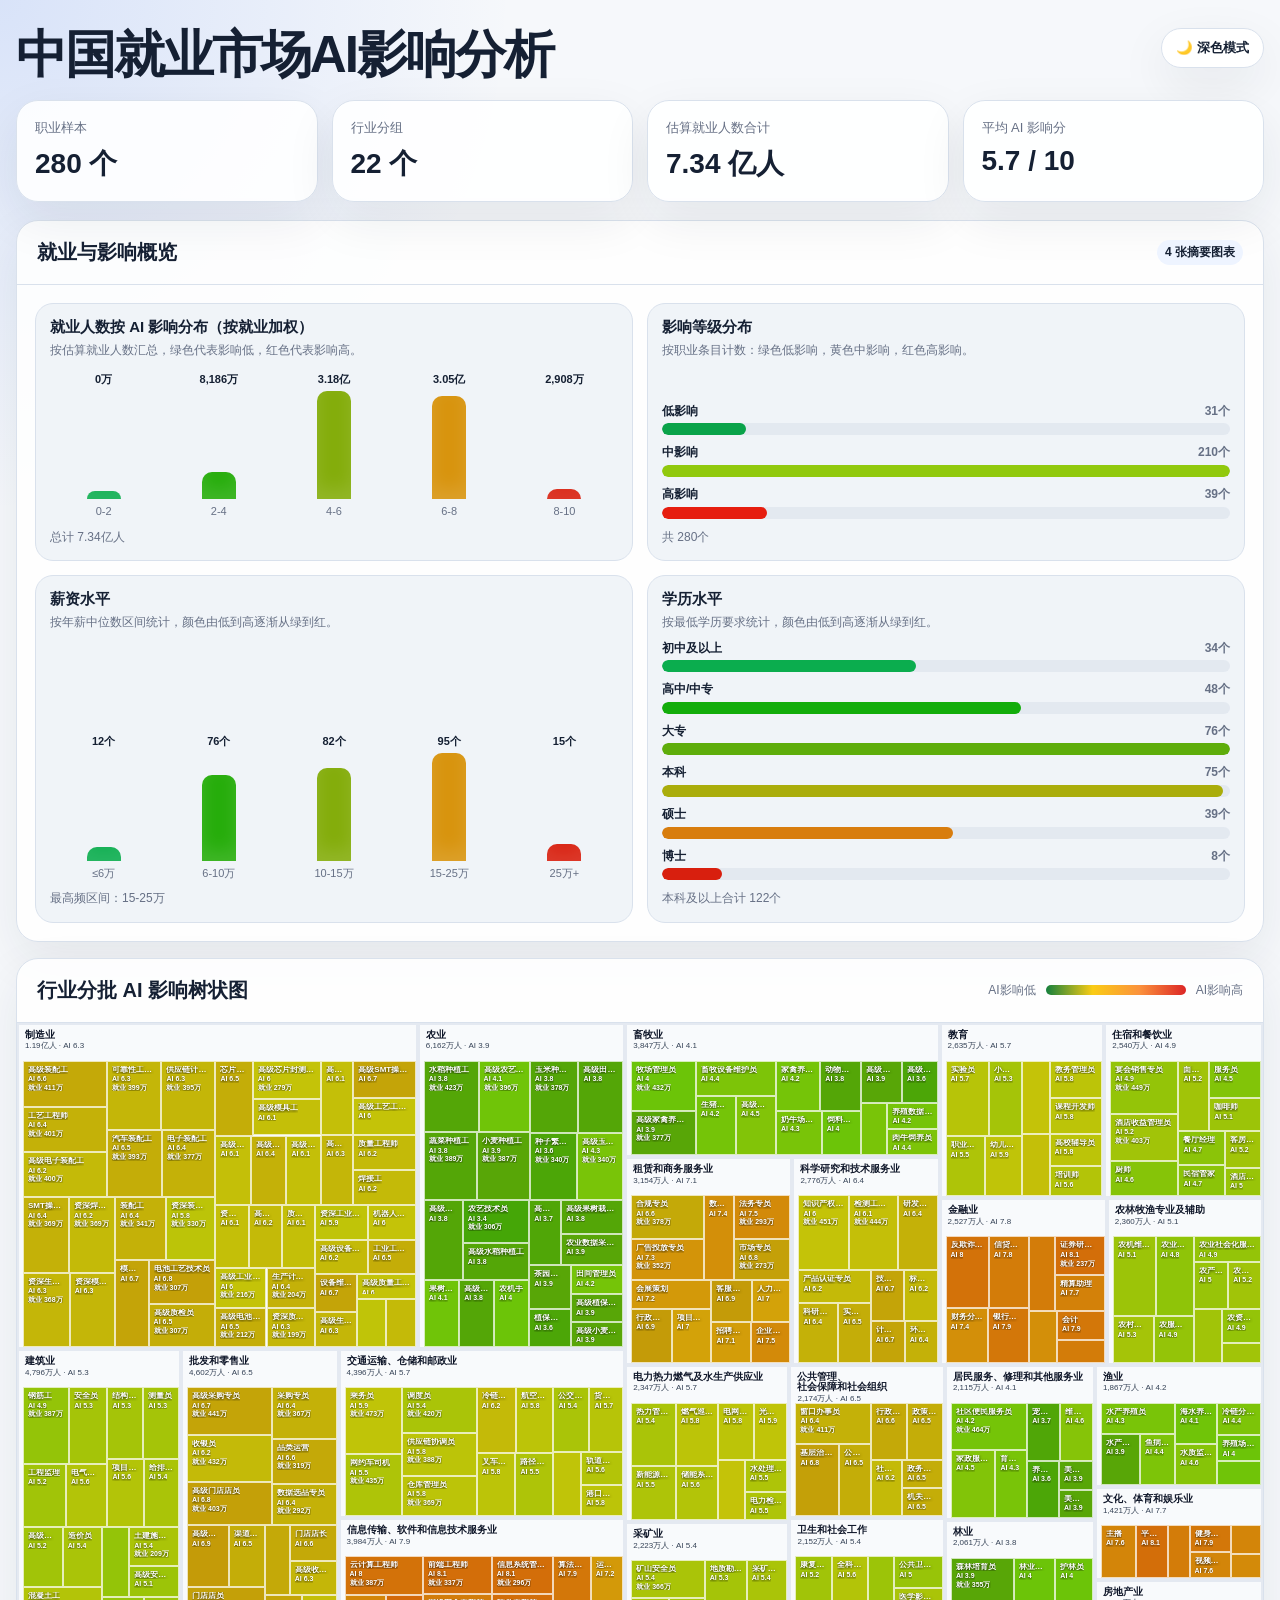
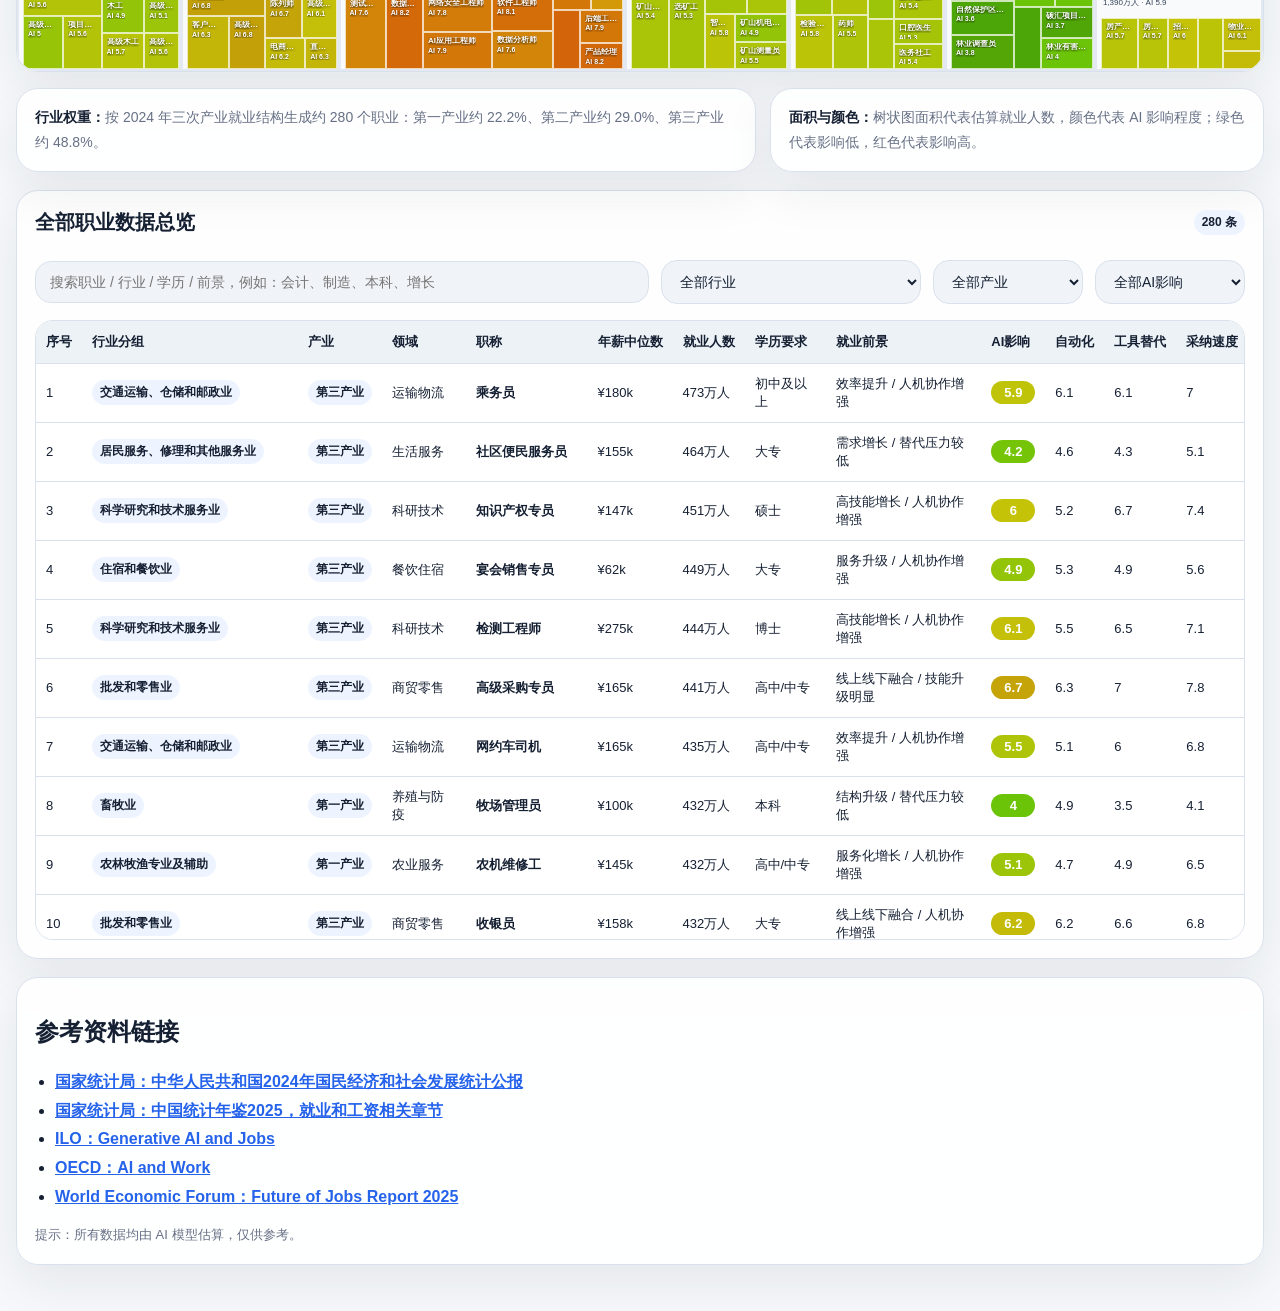
<file: preview 4.html>
<!DOCTYPE html>
<html lang="zh-CN">
<head>
<meta charset="UTF-8" />
<meta name="viewport" content="width=device-width, initial-scale=1.0" />
<title>中国就业市场AI影响分析</title>
<style>
:root{--bg:#f6f8fb;--panel:#fff;--panel2:#f0f4f8;--text:#152033;--muted:#667085;--border:#d9e1ec;--shadow:0 18px 50px rgba(20,32,51,.08);--accent:#2563eb;--chip:#eef4ff;--head:#edf2f7;--cat:rgba(255,255,255,.58);--catText:#0f172a;--catSubText:#334155;--catShadow:0 1px 2px rgba(255,255,255,.95),0 0 4px rgba(255,255,255,.7)}body.dark{--bg:#0b1020;--panel:#121a2c;--panel2:#19243a;--text:#eef4ff;--muted:#a8b3c7;--border:#2a3955;--shadow:0 20px 60px rgba(0,0,0,.28);--accent:#60a5fa;--chip:#1d2c4c;--head:#1d2940;--cat:rgba(10,18,34,.54);--catText:#fff;--catSubText:#e5edff;--catShadow:0 1px 3px rgba(0,0,0,.8)}*{box-sizing:border-box}body{margin:0;font-family:-apple-system,BlinkMacSystemFont,"Segoe UI","PingFang SC","Microsoft YaHei",sans-serif;color:var(--text);background:radial-gradient(circle at top left,rgba(37,99,235,.14),transparent 32rem),var(--bg)}.page{width:min(1480px,calc(100vw - 32px));margin:auto;padding:28px 0 46px}header{display:flex;justify-content:space-between;gap:18px;align-items:flex-start;margin-bottom:18px}h1{margin:0;font-size:clamp(30px,4vw,52px);letter-spacing:-.04em;line-height:1.05}.theme{border:1px solid var(--border);background:var(--panel);color:var(--text);border-radius:999px;padding:10px 14px;box-shadow:var(--shadow);cursor:pointer;font-weight:800;white-space:nowrap}.grid{display:grid;grid-template-columns:repeat(4,1fr);gap:14px;margin:18px 0}.card{background:color-mix(in srgb,var(--panel) 88%,transparent);border:1px solid var(--border);border-radius:22px;box-shadow:var(--shadow)}.stat{padding:18px}.label{color:var(--muted);font-size:13px;margin-bottom:8px}.value{font-size:28px;font-weight:900}.head{display:flex;align-items:center;justify-content:space-between;gap:12px;padding:18px 20px;border-bottom:1px solid var(--border)}.head h2{margin:0;font-size:20px;writing-mode:horizontal-tb}.tag{display:inline-flex;border-radius:999px;padding:4px 8px;background:var(--chip);font-weight:800;font-size:12px;white-space:nowrap}.legend{display:flex;gap:10px;align-items:center;color:var(--muted);font-size:12px;white-space:nowrap}.bar{width:140px;height:10px;border-radius:999px;background:linear-gradient(90deg,#15803d,#facc15,#fb923c,#dc2626)}.chart-section{margin:0 0 16px}.chart-grid{display:grid;grid-template-columns:repeat(2,minmax(0,1fr));gap:14px;padding:18px}.chart-card{border:1px solid var(--border);background:var(--panel2);border-radius:18px;padding:14px;min-height:235px;display:flex;flex-direction:column}.chart-card h3{margin:0 0 4px;font-size:15px;line-height:1.25}.chart-sub{color:var(--muted);font-size:12px;line-height:1.5;margin-bottom:10px}.chart-foot{margin-top:10px;color:var(--muted);font-size:12px;line-height:1.45}.vchart{display:flex;align-items:flex-end;gap:8px;height:150px;margin-top:auto}.vcol{flex:1;min-width:0;display:flex;flex-direction:column;align-items:center;justify-content:flex-end;gap:6px}.vnum{font-size:11px;font-weight:800;color:var(--text);line-height:1;text-align:center}.vbar-wrap{height:108px;display:flex;align-items:flex-end;width:100%;justify-content:center}.vbar{width:min(34px,100%);border-radius:10px 10px 0 0;box-shadow:inset 0 -10px 18px rgba(255,255,255,.12)}.vlabel{font-size:11px;color:var(--muted);text-align:center;line-height:1.2;word-break:break-word}.hchart{display:grid;gap:10px;margin-top:auto}.hrow{display:grid;gap:4px}.hmeta{display:flex;justify-content:space-between;gap:10px;font-size:12px;line-height:1.3}.hmeta span:first-child{color:var(--text);font-weight:700}.hmeta span:last-child{color:var(--muted);font-weight:800}.htrack{height:12px;border-radius:999px;background:color-mix(in srgb,var(--border) 55%,transparent);overflow:hidden}.hfill{height:100%;border-radius:999px}#treemap{position:relative;width:100%;height:min(72vh,800px);min-height:560px;background:var(--panel2);overflow:hidden;border-radius:0 0 22px 22px}.cat{position:absolute;border:2px solid color-mix(in srgb,var(--border) 72%,white 28%);background:var(--cat);overflow:hidden}.cat-label{position:absolute;left:6px;top:5px;right:6px;z-index:4;pointer-events:none;line-height:1.08}.cat-label b{display:block;max-width:100%;overflow:visible;text-overflow:clip;white-space:normal;word-break:keep-all;font-size:10px;line-height:1.08;color:var(--catText);text-shadow:var(--catShadow)}.cat-label span{display:block;margin-top:2px;font-size:8px;line-height:1.05;color:var(--catSubText);text-shadow:var(--catShadow)}.cat.small-cat .cat-label b{font-size:8px}.cat.small-cat .cat-label span{font-size:6.5px}.tile{position:absolute;border:1px solid rgba(255,255,255,.72);overflow:hidden;color:#fff;cursor:pointer;transition:.12s}.tile:hover,.tile.selected{transform:scale(1.018);z-index:8;filter:brightness(1.08);box-shadow:0 10px 28px rgba(0,0,0,.2);outline:2px solid rgba(255,255,255,.85)}.tile-top{position:absolute;left:4px;top:4px;right:4px;display:grid;gap:1px;pointer-events:none;max-height:calc(100% - 8px);overflow:hidden}.tile-title,.tile-score,.tile-emp{width:fit-content;max-width:100%;padding:0;background:transparent;overflow:hidden;text-overflow:ellipsis;white-space:nowrap;font-size:8px;font-weight:900;line-height:1.08;text-shadow:0 1px 3px rgba(0,0,0,.82)}.tile-score,.tile-emp{font-size:7px}.tooltip{position:fixed;pointer-events:none;z-index:20;width:270px;background:rgba(15,23,42,.94);color:white;border:1px solid rgba(255,255,255,.15);border-radius:16px;padding:12px;box-shadow:0 18px 45px rgba(0,0,0,.25);font-size:12px;line-height:1.6;opacity:0;transform:translateY(6px);transition:.08s}.tooltip.show{opacity:1;transform:translateY(0)}.tooltip strong{display:block;font-size:15px;margin-bottom:4px}.side-detail{position:fixed;z-index:60;width:min(330px,calc(100vw - 24px));max-height:min(72vh,620px);overflow:auto;display:none;background:var(--panel);color:var(--text);border:1px solid var(--border);border-radius:20px;box-shadow:0 24px 70px rgba(0,0,0,.32);padding:14px}.side-detail.show{display:block}.side-head{display:flex;justify-content:space-between;gap:8px;align-items:flex-start;border-bottom:1px solid var(--border);padding-bottom:10px;margin-bottom:10px}.side-kicker{color:var(--muted);font-size:12px;margin-bottom:4px;line-height:1.4}.side-title{font-size:19px;font-weight:950;line-height:1.22;letter-spacing:-.02em}.side-close{flex:0 0 auto;width:30px;height:30px;border:1px solid var(--border);border-radius:999px;background:var(--panel2);color:var(--text);cursor:pointer;font-size:17px}.mini-grid{display:grid;grid-template-columns:1fr 1fr;gap:8px;margin:10px 0}.mini-stat{border:1px solid var(--border);border-radius:14px;background:var(--panel2);padding:8px}.mini-stat span{display:block;color:var(--muted);font-size:11px}.mini-stat b{display:block;margin-top:3px;font-size:15px}.side-section{padding-top:10px;margin-top:10px;border-top:1px solid var(--border);font-size:13px;line-height:1.65}.side-section h4{margin:0 0 6px;font-size:14px}.side-section p{margin:0}.impact-list{padding-left:18px;margin:6px 0 0}.impact-list li{margin:5px 0}.notes{display:grid;grid-template-columns:1.2fr .8fr;gap:14px;margin:16px 0}.note-box{padding:16px 18px;color:var(--muted);line-height:1.8;font-size:14px}.note-box b{color:var(--text)}.bottom{margin-top:18px;padding:18px}.search-row{display:grid;grid-template-columns:1fr auto auto auto;gap:12px;align-items:center;margin:12px 0 16px}.search,.select{width:100%;border:1px solid var(--border);background:var(--panel2);color:var(--text);border-radius:16px;padding:12px 14px;outline:none;font-size:14px}.select{min-width:150px}.table-wrap{max-height:620px;overflow:auto;border:1px solid var(--border);border-radius:18px;background:var(--panel)}table{width:100%;min-width:1360px;border-collapse:collapse;font-size:13px}th{position:sticky;top:0;z-index:1;background:var(--head);text-align:left;padding:12px 10px;border-bottom:1px solid var(--border);white-space:nowrap}td{padding:11px 10px;border-bottom:1px solid var(--border);vertical-align:middle}tbody tr{cursor:pointer}tbody tr:hover{background:color-mix(in srgb,var(--accent) 8%,transparent)}.pill{display:inline-flex;min-width:44px;justify-content:center;border-radius:999px;padding:4px 8px;color:#fff;font-weight:900}.action{color:var(--accent);font-weight:900;white-space:nowrap}.refs{margin-top:18px;padding:18px}.refs ul{margin:10px 0 0;padding-left:20px;line-height:1.8}.refs a{color:var(--accent);font-weight:800}.refs-tip{margin:12px 0 0;color:var(--muted);font-size:13px;line-height:1.7}@media(max-width:1100px){.search-row{grid-template-columns:1fr 1fr}.grid{grid-template-columns:repeat(2,1fr)}}@media(max-width:980px){header{flex-direction:column}.notes{grid-template-columns:1fr}.chart-grid{grid-template-columns:1fr}}@media(max-width:620px){.page{width:min(100vw - 16px,1480px);padding-top:14px}.grid{grid-template-columns:1fr;gap:10px}.stat{padding:12px}.value{font-size:24px}.head{align-items:flex-start;flex-direction:column}.chart-grid{padding:8px}.chart-card{min-height:auto;padding:10px;border-radius:16px}.chart-card h3{font-size:12.5px;line-height:1.18;margin-bottom:4px}.chart-sub{display:none}.chart-foot{font-size:10px;line-height:1.25;margin-top:8px}.vchart{height:112px;gap:6px}.vbar-wrap{height:72px}.vnum{font-size:8px;line-height:1.05}.vlabel{font-size:9px;line-height:1.08}.hmeta{font-size:10px}.htrack{height:10px}.treemap-head{gap:6px;padding:12px 12px 8px}.treemap-head h2{font-size:13px;line-height:1.15;width:100%;white-space:normal}.legend{width:100%;font-size:10px;gap:5px;justify-content:flex-start;overflow:hidden}.bar{width:84px;height:7px;flex:0 0 84px}#treemap{height:58vh;min-height:460px}.cat-label{left:2px;top:2px;right:2px;line-height:.92}.cat-label b{font-size:4.6px;line-height:.92;max-height:9px;overflow:hidden}.cat-label span{display:block;font-size:3.2px;line-height:.92;margin-top:0;opacity:.82;max-height:4px;overflow:hidden}.cat.small-cat .cat-label b{font-size:4px;max-height:7px}.cat.small-cat .cat-label span{display:none}.tile-top{left:2px;top:2px;right:2px;gap:0}.tile-title{font-size:5.5px;line-height:1}.tile-score,.tile-emp{font-size:4.8px;line-height:1}.note-box{font-size:12px;padding:12px}.bottom{margin-top:12px;padding:10px;border-radius:16px}.bottom .head{flex-direction:row!important;align-items:center!important;justify-content:space-between!important}.bottom .head h2{font-size:16px}.bottom .tag{font-size:10px;padding:3px 7px}.search-row{grid-template-columns:1fr;margin:8px 0 10px}.search,.select{font-size:12px;padding:9px 10px;border-radius:12px}.table-wrap{max-height:38vh;border-radius:12px;border:none;background:transparent;overflow:auto}.table-wrap table{min-width:0;width:100%;font-size:11px;border-collapse:separate;border-spacing:0 8px}.table-wrap thead{display:none}.table-wrap tbody,.table-wrap tr,.table-wrap td{display:block}.table-wrap tr{background:var(--panel);border:1px solid var(--border);border-radius:12px;padding:8px;box-shadow:0 8px 22px rgba(20,32,51,.06)}.table-wrap td{border:0;padding:3px 0}.table-wrap td:nth-child(1),.table-wrap td:nth-child(3),.table-wrap td:nth-child(4),.table-wrap td:nth-child(8),.table-wrap td:nth-child(9),.table-wrap td:nth-child(11),.table-wrap td:nth-child(12),.table-wrap td:nth-child(13),.table-wrap td:nth-child(14),.table-wrap td:nth-child(15){display:none}.table-wrap td:nth-child(2)::before{content:"行业：";color:var(--muted);font-weight:700}.table-wrap td:nth-child(5)::before{content:"职业：";color:var(--muted);font-weight:700}.table-wrap td:nth-child(6)::before{content:"年薪：";color:var(--muted);font-weight:700}.table-wrap td:nth-child(7)::before{content:"就业：";color:var(--muted);font-weight:700}.table-wrap td:nth-child(10)::before{content:"AI影响：";color:var(--muted);font-weight:700}.tag{font-size:9px;padding:2px 5px}.pill{min-width:30px;padding:2px 5px;font-size:10px}.side-detail{left:10px!important;right:10px!important;top:10px!important;width:auto!important;max-height:48vh!important;padding:9px!important;border-radius:16px!important;font-size:11px!important}.side-title{font-size:15px;line-height:1.15}.side-kicker{font-size:10px;line-height:1.25}.side-close{width:24px;height:24px;font-size:14px}.mini-grid{gap:5px;margin:7px 0}.mini-stat{padding:6px;border-radius:10px}.mini-stat span{font-size:9px}.mini-stat b{font-size:12px}.side-section{font-size:10.5px;line-height:1.45;padding-top:7px;margin-top:7px}.side-section h4{font-size:11.5px;margin-bottom:4px}.impact-list{padding-left:14px;margin-top:4px}.impact-list li{margin:3px 0}.refs{padding:12px}.refs h2{font-size:16px}}

@media(max-width:900px){#treemap{height:58vh;min-height:460px}.treemap-head{gap:6px;padding:12px 12px 8px}.treemap-head h2{font-size:15px;line-height:1.15}.legend{font-size:10px}.bar{width:84px;height:7px;flex:0 0 84px}.cat-label{left:2px!important;top:2px!important;right:2px!important;line-height:1!important;z-index:20!important;background:rgba(246,248,251,.72);border-radius:3px;padding:1px 2px;backdrop-filter:blur(2px);max-height:14px;overflow:hidden}.cat-label b{font-size:7px!important;line-height:1!important;max-height:9px!important;overflow:hidden!important;white-space:nowrap!important;text-overflow:ellipsis!important;color:#0f172a!important;text-shadow:0 1px 2px rgba(255,255,255,.9)!important}.cat-label span{display:none!important}.cat.small-cat .cat-label b{font-size:6px!important}.tile{z-index:1}.tile.selected,.tile:hover{z-index:30}}

@media(max-width:1200px){#treemap .cat-label{display:none!important}#treemap .cat::before{content:attr(data-name);position:absolute;left:2px;top:2px;z-index:25;max-width:calc(100% - 4px);height:8px;overflow:hidden;white-space:nowrap;text-overflow:ellipsis;font-size:5px!important;line-height:1!important;font-weight:900;color:#0f172a;text-shadow:0 1px 1px rgba(255,255,255,.95);background:rgba(255,255,255,.55);border-radius:2px;padding:0 1px;pointer-events:none}#treemap .cat.small-cat::before{font-size:4px!important;height:6px}}@media(max-width:620px){#treemap .cat::before{font-size:4px!important;height:6px;background:rgba(255,255,255,.48)}#treemap .cat.small-cat::before{font-size:3.5px!important;height:5px}.chart-card h3{font-size:12px!important}.vnum{font-size:7px!important}}


/* === 手机端树状图类名修复：解决微信字号被放大、浏览器发亮问题 === */
html,body,#treemap,#treemap *{
  -webkit-text-size-adjust:100%;
  text-size-adjust:100%;
}
@media(max-width:1200px){
  #treemap .cat-label{
    display:none!important;
  }
  #treemap .cat::before{
    content:attr(data-name)!important;
    position:absolute!important;
    left:3px!important;
    top:3px!important;
    z-index:999!important;
    pointer-events:none!important;

    /* 用 12px + transform 缩放，绕开微信 WebView 的最小字号放大 */
    font-size:12px!important;
    line-height:1!important;
    font-weight:900!important;
    transform:scale(.42)!important;
    transform-origin:left top!important;
    width:calc((100% - 6px) / .42)!important;
    height:14px!important;
    max-width:none!important;

    white-space:nowrap!important;
    overflow:hidden!important;
    text-overflow:ellipsis!important;

    /* 去掉“发亮”的白色描边、阴影、毛玻璃和底色 */
    color:rgba(15,23,42,.92)!important;
    text-shadow:none!important;
    background:transparent!important;
    backdrop-filter:none!important;
    -webkit-backdrop-filter:none!important;
    border-radius:0!important;
    padding:0!important;
  }
  body.dark #treemap .cat::before{
    color:rgba(238,244,255,.92)!important;
    text-shadow:none!important;
    background:transparent!important;
  }
  #treemap .cat.small-cat::before{
    transform:scale(.34)!important;
    width:calc((100% - 6px) / .34)!important;
    height:12px!important;
  }
  #treemap .tile{
    z-index:1!important;
  }
  #treemap .tile:hover,
  #treemap .tile.selected{
    z-index:30!important;
  }
}
@media(max-width:620px){
  #treemap{
    height:58vh!important;
    min-height:460px!important;
  }
  #treemap .cat::before{
    left:2px!important;
    top:2px!important;
    transform:scale(.38)!important;
    width:calc((100% - 4px) / .38)!important;
    height:12px!important;
  }
  #treemap .cat.small-cat::before{
    transform:scale(.30)!important;
    width:calc((100% - 4px) / .30)!important;
    height:10px!important;
  }
  /* 很窄的小块不强行显示类名，避免文字压到块里 */
  #treemap .cat[style*="width: 0px"]::before,
  #treemap .cat[style*="height: 0px"]::before{
    display:none!important;
  }
}

</style>
</head>
<body>
<div class="page">
<header><div><h1>中国就业市场AI影响分析</h1></div><button class="theme" id="themeToggle">🌙 深色模式</button></header>
<section class="grid" id="statsGrid"></section>
<section class="card chart-section"><div class="head"><h2>就业与影响概览</h2><span class="tag">4 张摘要图表</span></div><div class="chart-grid" id="chartsPanel"></div></section>
<section class="card treemap-card"><div class="head treemap-head"><h2>行业分批 AI 影响树状图</h2><div class="legend"><span>AI影响低</span><span class="bar"></span><span>AI影响高</span></div></div><div id="treemap"></div></section>
<section class="notes"><div class="card note-box"><b>行业权重：</b>按 2024 年三次产业就业结构生成约 280 个职业：第一产业约 22.2%、第二产业约 29.0%、第三产业约 48.8%。</div><div class="card note-box"><b>面积与颜色：</b>树状图面积代表估算就业人数，颜色代表 AI 影响程度；绿色代表影响低，红色代表影响高。</div></section>
<section class="card bottom"><div class="head" style="padding:0 0 12px;border-bottom:none"><h2>全部职业数据总览</h2><span class="tag" id="tableCount">280 条</span></div><div class="search-row"><input id="searchInput" class="search" type="search" placeholder="搜索职业 / 行业 / 学历 / 前景，例如：会计、制造、本科、增长"><select id="industryFilter" class="select"><option value="">全部行业</option></select><select id="sectorFilter" class="select"><option value="">全部产业</option><option>第一产业</option><option>第二产业</option><option>第三产业</option></select><select id="riskFilter" class="select"><option value="">全部AI影响</option><option value="high">高影响 7-10</option><option value="mid">中影响 4-6.9</option><option value="low">低影响 0-3.9</option></select></div><div class="table-wrap"><table><thead><tr><th>序号</th><th>行业分组</th><th>产业</th><th>领域</th><th>职称</th><th>年薪中位数</th><th>就业人数</th><th>学历要求</th><th>就业前景</th><th>AI影响</th><th>自动化</th><th>工具替代</th><th>采纳速度</th><th>物理/社交</th><th>操作</th></tr></thead><tbody id="tableBody"></tbody></table></div></section>
<section class="card refs"><h2>参考资料链接</h2><ul><li><a target="_blank" href="https://www.stats.gov.cn/sj/zxfb/202502/t20250228_1958817.html">国家统计局：中华人民共和国2024年国民经济和社会发展统计公报</a></li><li><a target="_blank" href="https://www.stats.gov.cn/sj/ndsj/2025/indexch.htm">国家统计局：中国统计年鉴2025，就业和工资相关章节</a></li><li><a target="_blank" href="https://www.ilo.org/publications/generative-ai-and-jobs-global-analysis-potential-effects-job-quantity-and">ILO：Generative AI and Jobs</a></li><li><a target="_blank" href="https://www.oecd.org/employment/ai-and-work/">OECD：AI and Work</a></li><li><a target="_blank" href="https://www.weforum.org/publications/the-future-of-jobs-report-2025/">World Economic Forum：Future of Jobs Report 2025</a></li></ul><p class="refs-tip">提示：所有数据均由 AI 模型估算，仅供参考。</p></section>
</div>
<div class="tooltip" id="tooltip"></div>
<div class="side-detail" id="sideDetail" aria-live="polite"></div>
<script>
const sectorTotals={"第一产业":16298,"第二产业":21275,"第三产业":35866};
const industryTargets=[
{industry:"农业",sector:"第一产业",count:22,field:"种植与农技",jobs:["水稻种植工","小麦种植工","玉米种植工","蔬菜种植工","果树栽培工","茶园管理员","农艺技术员","田间管理员","植保无人机操作员","种子繁育员","农机手","农业数据采集员"],income:[42000,105000],edu:["初中及以上","高中/中专","大专","本科"],outlook:"稳中有增",auto:4.1,tool:3.8,adopt:4.5,physical:7.8},
{industry:"林业",sector:"第一产业",count:8,field:"林业生态",jobs:["护林员","森林培育员","苗木培育员","林业调查员","林业有害生物防治员","自然保护区巡护员","碳汇项目助理","林业技术员"],income:[46000,115000],edu:["初中及以上","高中/中专","大专","本科"],outlook:"政策支撑",auto:3.8,tool:4.2,adopt:4.4,physical:7.3},
{industry:"畜牧业",sector:"第一产业",count:14,field:"养殖与防疫",jobs:["生猪养殖员","肉牛饲养员","家禽养殖员","饲料配方员","动物防疫员","牧场管理员","奶牛场技术员","养殖数据管理员","兽医助理","畜牧设备维护员"],income:[48000,125000],edu:["初中及以上","高中/中专","大专","本科"],outlook:"结构升级",auto:4.5,tool:4.1,adopt:4.8,physical:7.4},
{industry:"渔业",sector:"第一产业",count:8,field:"水产养殖",jobs:["水产养殖员","鱼病防治员","海水养殖技术员","捕捞船员","水产质检员","养殖场管理员","水质监测员","冷链分拣员"],income:[50000,130000],edu:["初中及以上","高中/中专","大专","本科"],outlook:"品质化增长",auto:4.4,tool:4.3,adopt:4.8,physical:7.2},
{industry:"农林牧渔专业及辅助",sector:"第一产业",count:10,field:"农业服务",jobs:["农业社会化服务员","农产品质检员","农资销售顾问","农机维修工","农村电商运营","农产品经纪人","农服调度员","农业保险查勘员","乡村规划助理","合作社管理员"],income:[52000,150000],edu:["高中/中专","大专","本科"],outlook:"服务化增长",auto:5.1,tool:5.5,adopt:5.8,physical:6.2},
{industry:"采矿业",sector:"第二产业",count:8,field:"能源矿产",jobs:["采矿技术员","矿山安全员","地质勘探员","矿山机电维修工","选矿工","矿山调度员","智能矿山巡检员","矿山测量员"],income:[75000,220000],edu:["高中/中专","大专","本科"],outlook:"安全智能化",auto:5.4,tool:5.8,adopt:6.2,physical:7.0},
{industry:"制造业",sector:"第二产业",count:44,field:"工业制造",jobs:["装配工","数控机床操作员","质检员","生产计划员","工业工程技术员","模具工","焊接工","设备维修工","SMT操作员","电子装配工","芯片封测技术员","工艺工程师","质量工程师","电池工艺技术员","汽车装配工","机器人调试员","供应链计划员","可靠性工程师"],income:[60000,260000],edu:["初中及以上","高中/中专","大专","本科","硕士"],outlook:"自动化升级",auto:6.4,tool:6.2,adopt:7.0,physical:5.4},
{industry:"电力热力燃气及水生产供应业",sector:"第二产业",count:9,field:"能源公用事业",jobs:["电气运行值班员","电网调度员","新能源运维工程师","燃气巡检员","水处理技术员","热力管网维护员","电力检修工","光伏运维员","储能系统技术员"],income:[72000,230000],edu:["高中/中专","大专","本科","硕士"],outlook:"新能源带动",auto:5.5,tool:6.1,adopt:6.7,physical:6.4},
{industry:"建筑业",sector:"第二产业",count:20,field:"建筑工程",jobs:["土建施工员","钢筋工","木工","混凝土工","安全员","造价员","测量员","项目资料员","BIM建模员","结构工程师","给排水工程师","电气工程师","工程监理","项目经理"],income:[62000,260000],edu:["初中及以上","高中/中专","大专","本科","硕士"],outlook:"存量转型",auto:5.2,tool:6.0,adopt:5.8,physical:6.6},
{industry:"批发和零售业",sector:"第三产业",count:18,field:"商贸零售",jobs:["门店店员","收银员","采购专员","品类运营","陈列师","门店店长","电商运营","客服专员","直播运营","数据选品专员","渠道经理","客户成功经理"],income:[50000,190000],edu:["高中/中专","大专","本科"],outlook:"线上线下融合",auto:6.7,tool:7.1,adopt:7.2,physical:5.0},
{industry:"交通运输、仓储和邮政业",sector:"第三产业",count:14,field:"运输物流",jobs:["网约车司机","公交司机","货车司机","调度员","轨道交通站务员","乘务员","港口操作员","航空地勤","物流调度员","仓库管理员","路径规划专员","冷链运维员","叉车司机","供应链协调员"],income:[56000,185000],edu:["初中及以上","高中/中专","大专","本科"],outlook:"效率提升",auto:5.9,tool:5.9,adopt:6.5,physical:6.6},
{industry:"住宿和餐饮业",sector:"第三产业",count:10,field:"餐饮住宿",jobs:["厨师","面点师","服务员","酒店前台","客房管理员","餐厅经理","咖啡师","民宿管家","宴会销售专员","酒店收益管理员"],income:[48000,160000],edu:["初中及以上","高中/中专","大专","本科"],outlook:"服务升级",auto:4.8,tool:5.1,adopt:5.7,physical:7.0},
{industry:"信息传输、软件和信息技术服务业",sector:"第三产业",count:14,field:"信息技术",jobs:["软件工程师","前端工程师","后端工程师","测试工程师","数据分析师","算法工程师","数据工程师","AI应用工程师","产品经理","网络安全工程师","运维工程师","云计算工程师","数据标注主管","信息系统管理员"],income:[100000,480000],edu:["大专","本科","硕士","博士"],outlook:"结构性增长",auto:7.0,tool:8.3,adopt:8.7,physical:2.7},
{industry:"金融业",sector:"第三产业",count:10,field:"金融财经",jobs:["银行柜员","客户经理","信贷审核员","保险代理人","理财顾问","证券研究助理","反欺诈分析员","精算助理","会计","财务分析师"],income:[70000,330000],edu:["大专","本科","硕士"],outlook:"智能化分化",auto:7.6,tool:8.0,adopt:8.0,physical:3.0},
{industry:"房地产业",sector:"第三产业",count:6,field:"地产服务",jobs:["房产经纪人","物业管理员","资产运营专员","招商专员","房产估价助理","楼宇管家"],income:[58000,220000],edu:["高中/中专","大专","本科"],outlook:"存量服务转型",auto:5.6,tool:6.2,adopt:6.0,physical:5.3},
{industry:"租赁和商务服务业",sector:"第三产业",count:12,field:"商务服务",jobs:["行政专员","人力资源专员","招聘顾问","企业咨询助理","市场专员","广告投放专员","法务专员","合规专员","会展策划","客服主管","数据运营专员","项目助理"],income:[62000,260000],edu:["大专","本科","硕士"],outlook:"专业化增长",auto:7.0,tool:7.7,adopt:7.4,physical:3.9},
{industry:"科学研究和技术服务业",sector:"第三产业",count:10,field:"科研技术",jobs:["科研助理","实验室技术员","知识产权专员","检测工程师","计量工程师","技术咨询顾问","产品认证专员","研发工程师","环境评估师","标准化工程师"],income:[76000,320000],edu:["大专","本科","硕士","博士"],outlook:"高技能增长",auto:6.0,tool:7.2,adopt:7.0,physical:4.9},
{industry:"教育",sector:"第三产业",count:10,field:"教育培训",jobs:["小学教师","中学教师","幼儿教师","职业教育讲师","高校辅导员","教务管理员","课程开发师","培训师","学习规划师","实验员"],income:[60000,240000],edu:["大专","本科","硕士","博士"],outlook:"质量升级",auto:5.4,tool:6.8,adopt:6.4,physical:6.5},
{industry:"卫生和社会工作",sector:"第三产业",count:10,field:"医疗健康",jobs:["护士","全科医生","口腔医生","药师","医学影像技师","检验技师","康复治疗师","公共卫生专员","健康管理师","医务社工"],income:[65000,360000],edu:["大专","本科","硕士","博士"],outlook:"长期增长",auto:5.0,tool:6.4,adopt:6.3,physical:7.0},
{industry:"文化、体育和娱乐业",sector:"第三产业",count:7,field:"文化传媒",jobs:["平面设计师","视频剪辑师","文案策划","新媒体运营","摄影师","主播","健身教练","编导","内容审核员"],income:[60000,260000],edu:["高中/中专","大专","本科","硕士"],outlook:"AI重塑",auto:7.5,tool:8.3,adopt:7.8,physical:3.8},
{industry:"公共管理、社会保障和社会组织",sector:"第三产业",count:8,field:"公共服务",jobs:["窗口办事员","行政审批专员","政务热线客服","公共项目专员","政策研究助理","机关文秘","基层治理专员","社保专员"],income:[56000,185000],edu:["大专","本科","硕士"],outlook:"数字政务升级",auto:6.5,tool:7.0,adopt:7.0,physical:4.9},
{industry:"居民服务、修理和其他服务业",sector:"第三产业",count:8,field:"生活服务",jobs:["家政服务员","养老护理员","育婴师","美容师","美发师","维修师傅","宠物护理师","社区便民服务员"],income:[48000,170000],edu:["初中及以上","高中/中专","大专"],outlook:"需求增长",auto:3.9,tool:4.5,adopt:4.9,physical:7.6}
];
function seededRandom(seed){let x=Math.sin(seed)*10000;return x-Math.floor(x)}function clamp(v,min,max){return Math.max(min,Math.min(max,v))}function jitter(base,index,spread=1.2){return clamp(base+(seededRandom(index*19.37)-.5)*spread,0,10)}function money(v){return "¥"+Math.round(v/1000).toLocaleString("zh-CN")+"k"}function people(v){return v.toLocaleString("zh-CN")+"万人"}function fmtPeopleShort(v){return v>=10000?`${(v/10000).toFixed(2)}亿`:`${Math.round(v).toLocaleString("zh-CN")}万`}function colorForScore(s){const hue=Math.max(4,145-s*14.2);const light=s>=7?43:s>=4?40:34;return `hsl(${hue},92%,${light}%)`}function degreeColor(index,total){const ratio=total<=1?0:index/(total-1);const hue=145-ratio*140;return `hsl(${hue},88%,${ratio>.62?45:36}%)`}function outlookText(base,score){if(score>=7.8)return base+" / 岗位重构快";if(score>=6.5)return base+" / 技能升级明显";if(score>=4.5)return base+" / 人机协作增强";return base+" / 替代压力较低"}
function generate(){const records=[];let id=1;const sectorCounts=industryTargets.reduce((m,t)=>{m[t.sector]=(m[t.sector]||0)+t.count;return m},{});industryTargets.forEach(target=>{const industryTotal=sectorTotals[target.sector]*(target.count/sectorCounts[target.sector]);for(let i=0;i<target.count;i++){const base=target.jobs[i%target.jobs.length];const prefixes=["","高级","资深","数字化","智能化","区域","现场","平台","综合","项目","初级","高级"];const prefix=prefixes[Math.floor(i/target.jobs.length)%prefixes.length];const title=(prefix&&!base.includes(prefix)?prefix:"")+base;const automation=Number(jitter(target.auto,id,1.6).toFixed(1));const aiTool=Number(jitter(target.tool,id+7,1.6).toFixed(1));const adoption=Number(jitter(target.adopt,id+13,1.5).toFixed(1));const physicalSocial=Number(jitter(target.physical,id+23,1.4).toFixed(1));const aiScore=Number(clamp(automation*.35+aiTool*.25+adoption*.25+(10-physicalSocial)*.15,0,10).toFixed(1));const income=Math.round((target.income[0]+seededRandom(id*5.91)*(target.income[1]-target.income[0]))/1000)*1000;const jobFactor=title.includes("员")||title.includes("工")||title.includes("司机")||title.includes("店员")||title.includes("服务员")?1.25:.85;const raw=industryTotal/target.count*(.55+seededRandom(id*3.17)*1.15)*jobFactor;records.push({id,industry:target.industry,sector:target.sector,field:target.field,title,income,employmentRaw:raw,employment:Math.max(2,Math.round(raw)),education:target.edu[Math.floor(seededRandom(id*8.33)*target.edu.length)],outlook:outlookText(target.outlook,aiScore),aiScore,automation,aiTool,adoption,physicalSocial});id++}});Object.keys(sectorTotals).forEach(sector=>{const items=records.filter(r=>r.sector===sector);const sum=items.reduce((s,r)=>s+r.employmentRaw,0);const factor=sectorTotals[sector]/sum;items.forEach(r=>r.employment=Math.max(1,Math.round(r.employmentRaw*factor)))});return records.sort((a,b)=>b.employment-a.employment)}
const occupations=generate(),tooltip=document.getElementById("tooltip"),sideDetail=document.getElementById("sideDetail"),chartsPanel=document.getElementById("chartsPanel");
function classifyImpact(score){return score>=7?"高影响":score>=4?"中影响":"低影响"}function fmtCount(v){return `${v.toLocaleString("zh-CN")}个`}function verticalChart(labels,values,formatter,colors){const max=Math.max(...values,1);return `<div class="vchart">${labels.map((label,i)=>{const h=Math.max(8,values[i]/max*100);const color=colors?colors[i]:degreeColor(i,labels.length);return `<div class="vcol"><div class="vnum">${formatter(values[i])}</div><div class="vbar-wrap"><div class="vbar" style="height:${h}%;background:${color}"></div></div><div class="vlabel">${label}</div></div>`}).join("")}</div>`}function horizontalChart(labels,values,formatter,colors){const max=Math.max(...values,1);return `<div class="hchart">${labels.map((label,i)=>{const color=colors?colors[i]:degreeColor(i,labels.length);return `<div class="hrow"><div class="hmeta"><span>${label}</span><span>${formatter(values[i])}</span></div><div class="htrack"><div class="hfill" style="width:${Math.max(6,values[i]/max*100)}%;background:${color}"></div></div></div>`}).join("")}</div>`}
function renderCharts(){const aiBins=[{label:"0-2",min:0,max:2},{label:"2-4",min:2,max:4},{label:"4-6",min:4,max:6},{label:"6-8",min:6,max:8},{label:"8-10",min:8,max:10.01}];const weightedEmployment=aiBins.map(bin=>occupations.filter(d=>d.aiScore>=bin.min&&d.aiScore<bin.max).reduce((s,d)=>s+d.employment,0));const levelLabels=["低影响","中影响","高影响"];const levelCounts=levelLabels.map(label=>occupations.filter(d=>classifyImpact(d.aiScore)===label).length);const salaryBands=[{label:"≤6万",test:v=>v<60000},{label:"6-10万",test:v=>v>=60000&&v<100000},{label:"10-15万",test:v=>v>=100000&&v<150000},{label:"15-25万",test:v=>v>=150000&&v<250000},{label:"25万+",test:v=>v>=250000}];const salaryValues=salaryBands.map(bin=>occupations.filter(d=>bin.test(d.income)).length);const eduLabels=["初中及以上","高中/中专","大专","本科","硕士","博士"];const eduValues=eduLabels.map(label=>occupations.filter(d=>d.education===label).length);const greenToRed5=aiBins.map((_,i)=>degreeColor(i,aiBins.length));const greenYellowRed=["hsl(145,88%,34%)","hsl(78,88%,42%)","hsl(4,88%,48%)"];const salaryColors=salaryBands.map((_,i)=>degreeColor(i,salaryBands.length));const eduColors=eduLabels.map((_,i)=>degreeColor(i,eduLabels.length));chartsPanel.innerHTML=[{title:"就业人数按 AI 影响分布（按就业加权）",sub:"按估算就业人数汇总，绿色代表影响低，红色代表影响高。",body:verticalChart(aiBins.map(b=>b.label),weightedEmployment,fmtPeopleShort,greenToRed5),foot:`总计 ${fmtPeopleShort(weightedEmployment.reduce((a,b)=>a+b,0))}人`},{title:"影响等级分布",sub:"按职业条目计数：绿色低影响，黄色中影响，红色高影响。",body:horizontalChart(levelLabels,levelCounts,fmtCount,greenYellowRed),foot:`共 ${fmtCount(levelCounts.reduce((a,b)=>a+b,0))}`},{title:"薪资水平",sub:"按年薪中位数区间统计，颜色由低到高逐渐从绿到红。",body:verticalChart(salaryBands.map(b=>b.label),salaryValues,fmtCount,salaryColors),foot:`最高频区间：${salaryBands[salaryValues.indexOf(Math.max(...salaryValues))].label}`},{title:"学历水平",sub:"按最低学历要求统计，颜色由低到高逐渐从绿到红。",body:horizontalChart(eduLabels,eduValues,fmtCount,eduColors),foot:`本科及以上合计 ${fmtCount(eduValues.slice(3).reduce((a,b)=>a+b,0))}`}].map(card=>`<article class="chart-card"><h3>${card.title}</h3><div class="chart-sub">${card.sub}</div>${card.body}<div class="chart-foot">${card.foot}</div></article>`).join("")}
function renderStats(){const total=occupations.reduce((s,d)=>s+d.employment,0),avg=occupations.reduce((s,d)=>s+d.aiScore,0)/occupations.length;document.getElementById("statsGrid").innerHTML=[{label:"职业样本",value:occupations.length+" 个"},{label:"行业分组",value:industryTargets.length+" 个"},{label:"估算就业人数合计",value:(total/10000).toFixed(2)+" 亿人"},{label:"平均 AI 影响分",value:avg.toFixed(1)+" / 10"}].map(i=>`<article class="card stat"><div class="label">${i.label}</div><div class="value">${i.value}</div></article>`).join("")}
function groupByIndustry(){return industryTargets.map(c=>{const items=occupations.filter(d=>d.industry===c.industry).sort((a,b)=>b.employment-a.employment);return{industry:c.industry,sector:c.sector,items,value:items.reduce((s,d)=>s+d.employment,0),avg:items.reduce((s,d)=>s+d.aiScore,0)/items.length,count:items.length}}).sort((a,b)=>b.value-a.value)}
function orderedBinary(items,x,y,w,h,valueKey="value"){if(!items.length)return[];if(items.length===1)return[{...items[0],x,y,w,h}];const sorted=[...items].sort((a,b)=>b[valueKey]-a[valueKey]);const total=sorted.reduce((s,i)=>s+i[valueKey],0);let acc=0,split=1,best=Infinity;for(let i=1;i<sorted.length;i++){acc+=sorted[i-1][valueKey];const diff=Math.abs(total/2-acc);if(diff<best){best=diff;split=i}}const left=sorted.slice(0,split),right=sorted.slice(split),lt=left.reduce((s,i)=>s+i[valueKey],0),ratio=lt/total;if(w>=h){const w1=w*ratio;return[...orderedBinary(left,x,y,w1,h,valueKey),...orderedBinary(right,x+w1,y,w-w1,h,valueKey)]}const h1=h*ratio;return[...orderedBinary(left,x,y,w,h1,valueKey),...orderedBinary(right,x,y+h1,w,h-h1,valueKey)]}
function renderTreemap(){closeSideDetail();const box=document.getElementById("treemap"),rect=box.getBoundingClientRect();const groups=groupByIndustry();const groupRects=orderedBinary(groups,0,0,rect.width,rect.height,"value");box.innerHTML="";groupRects.forEach(g=>{const cat=document.createElement("div");cat.setAttribute("data-name",g.industry);cat.className=`cat${(g.w<135||g.h<88)?" small-cat":""}`;cat.style.cssText=`left:${g.x}px;top:${g.y}px;width:${g.w}px;height:${g.h}px`;const isMobile=innerWidth<=900||rect.width<=820;const showMeta=!isMobile;const metaText=showMeta?`${fmtPeopleShort(g.value)}人 · AI ${g.avg.toFixed(1)}`:"";cat.innerHTML=`<div class="cat-label"><b title="${g.industry}">${g.industry}</b>${metaText?`<span>${metaText}</span>`:""}</div>`;const pad=4,labelH=isMobile?18:(g.h>90?36:26),innerX=pad,innerY=labelH,innerW=Math.max(0,g.w-pad*2),innerH=Math.max(0,g.h-labelH-pad);const itemRects=orderedBinary(g.items.map(i=>({...i,value:i.employment})),innerX,innerY,innerW,innerH,"value");itemRects.forEach(d=>{const area=d.w*d.h;const show=area>900&&d.w>30&&d.h>24;const showEmp=show&&area>1500&&d.w>46&&d.h>38;const shortTitle=d.title.length>8?d.title.slice(0,8)+"…":d.title;const tile=document.createElement("div");tile.className="tile";tile.setAttribute("role","button");tile.setAttribute("tabindex","0");tile.dataset.id=d.id;tile.style.cssText=`left:${d.x}px;top:${d.y}px;width:${d.w}px;height:${d.h}px;background:${colorForScore(d.aiScore)}`;tile.innerHTML=show?`<div class="tile-top"><div class="tile-title" title="${d.title}">${shortTitle}</div><div class="tile-score">AI ${d.aiScore}</div>${showEmp?`<div class="tile-emp">就业 ${d.employment}万</div>`:""}</div>`:"";tile.addEventListener("mousemove",e=>showTooltip(e,d));tile.addEventListener("mouseleave",hideTooltip);tile.addEventListener("click",e=>{e.stopPropagation();openSideDetail(d,tile)});tile.addEventListener("keydown",e=>{if(e.key==="Enter"||e.key===" "){e.preventDefault();openSideDetail(d,tile)}});cat.appendChild(tile)});box.appendChild(cat)})}
function showTooltip(e,d){tooltip.innerHTML=`<strong>${d.title}</strong><div>${d.sector} · ${d.industry} · ${d.field}</div><div>就业人数：${people(d.employment)}</div><div>年薪中位数：${money(d.income)}</div><div>学历要求：${d.education}</div><div>就业前景：${d.outlook}</div><div>AI影响：${d.aiScore}/10（自动化${d.automation}｜工具${d.aiTool}｜采纳${d.adoption}｜物理/社交${d.physicalSocial}）</div>`;tooltip.style.left=Math.min(e.clientX+14,innerWidth-290)+"px";tooltip.style.top=Math.min(e.clientY+14,innerHeight-220)+"px";tooltip.classList.add("show")}function hideTooltip(){tooltip.classList.remove("show")}
function impactLevel(s){return s>=7?"高影响：岗位内容会明显重构":s>=4?"中等影响：人机协作会增强":"低到中等影响：短期替代压力有限"}function titleDuty(t){if(t.includes("工程师"))return"方案设计、系统开发、技术测试、问题定位和跨团队协作";if(t.includes("员")||t.includes("工"))return"标准化执行、现场操作、质量检查、数据记录和流程配合";if(t.includes("经理")||t.includes("主管"))return"团队管理、流程协调、客户沟通、绩效跟踪和资源配置";if(t.includes("教师")||t.includes("讲师"))return"教学设计、课堂互动、学习反馈、测评辅导和课程改进";if(t.includes("医生")||t.includes("护士")||t.includes("药师"))return"诊疗支持、护理服务、风险识别、记录管理和患者沟通";return"信息处理、业务执行、客户沟通、流程协作和结果交付"}function automationText(s){return s>=7?"重复性文书、审核、标注、排程等任务容易被自动化。":s>=4?"部分流程可由 AI 辅助，但关键判断仍需要人工。":"工作高度依赖现场、经验或非标准动作，自动化空间较小。"}function toolText(s){return s>=7?"生成式 AI、数据分析工具和行业软件会直接改变产出方式。":s>=4?"AI 可提升检索、写作、分析、质检和沟通效率。":"AI 多作为辅助查询或记录工具，短期替代有限。"}function adoptionText(s){return s>=7?"行业数字化基础较好，AI 工具扩散速度快。":s>=4?"行业正在逐步采用智能工具，影响会渐进出现。":"行业采纳受现场条件、成本或制度限制，速度较慢。"}function physicalText(s){return s>=7?"大量依赖现场操作、身体技能或面对面服务，对替代形成缓冲。":s>=4?"仍需一定现场协作或人际沟通，AI 更偏辅助。":"工作主要是数字化信息任务，物理/强社交缓冲较弱。"}function advice(d){if(d.aiScore>=7)return"建议把 AI 作为核心工作工具：学习提示词、自动化流程、数据分析和行业软件集成，把竞争力转向复核、判断、客户沟通和复杂问题解决。";if(d.aiScore>=4)return"建议掌握常用 AI 工具，提高文档、表格、检索、质检、排程等效率，同时强化现场经验、沟通和业务判断。";return"建议关注智能设备和基础数字工具，但核心优势仍在现场技能、服务体验、责任心和专业经验。"}
function openSideDetail(d,anchor){document.querySelectorAll(".tile.selected").forEach(t=>t.classList.remove("selected"));if(anchor&&anchor.classList)anchor.classList.add("selected");hideTooltip();const impacts=[{name:"任务自动化潜力",score:d.automation,text:automationText(d.automation)},{name:"AI工具替代程度",score:d.aiTool,text:toolText(d.aiTool)},{name:"行业采纳速度",score:d.adoption,text:adoptionText(d.adoption)},{name:"物理/社交技能缓冲",score:d.physicalSocial,text:physicalText(d.physicalSocial)}];const strongest=impacts.map(i=>i.name==="物理/社交技能缓冲"?{...i,compareScore:10-i.score}:{...i,compareScore:i.score}).sort((a,b)=>b.compareScore-a.compareScore)[0];sideDetail.innerHTML=`<div class="side-head"><div><div class="side-kicker">${d.sector}<br>${d.industry} · ${d.field}</div><div class="side-title">${d.title}</div></div><button class="side-close" id="sideClose">×</button></div><div class="mini-grid"><div class="mini-stat"><span>AI影响评分</span><b>${d.aiScore}/10</b></div><div class="mini-stat"><span>就业人数</span><b>${people(d.employment)}</b></div><div class="mini-stat"><span>年薪中位数</span><b>${money(d.income)}</b></div><div class="mini-stat"><span>学历要求</span><b>${d.education}</b></div></div><div class="side-section" style="border-top:none;padding-top:0"><h4>职业介绍</h4><p>${d.title}属于${d.industry}行业，核心工作通常包括${titleDuty(d.title)}。当前就业前景判断为：${d.outlook}。</p></div><div class="side-section"><h4>AI主要影响</h4><p>综合判断为 <b>${impactLevel(d.aiScore)}</b>。影响最大的维度是：<b>${strongest.name}</b>。</p><ul class="impact-list">${impacts.map(i=>`<li><b>${i.name}：${i.score}/10。</b>${i.text}</li>`).join("")}</ul></div><div class="side-section"><h4>应对建议</h4><p>${advice(d)}</p></div>`;sideDetail.classList.add("show");positionSideDetail(anchor);document.getElementById("sideClose").addEventListener("click",closeSideDetail)}
function positionSideDetail(anchor){const r=anchor?anchor.getBoundingClientRect():document.getElementById("treemap").getBoundingClientRect();const gap=10,w=Math.min(330,innerWidth-24);sideDetail.style.width=w+"px";sideDetail.style.left="0px";sideDetail.style.top="0px";const h=sideDetail.offsetHeight||420;let left=r.right+gap;if(left+w>innerWidth-8)left=r.left-w-gap;if(left<8)left=Math.max(8,Math.min(r.left,innerWidth-w-8));let top=r.top;if(top+h>innerHeight-8)top=innerHeight-h-8;if(top<8)top=8;sideDetail.style.left=left+"px";sideDetail.style.top=top+"px"}
function closeSideDetail(){sideDetail.classList.remove("show");document.querySelectorAll(".tile.selected").forEach(t=>t.classList.remove("selected"))}
function bindRows(){document.querySelectorAll("#tableBody tr[data-id]").forEach(row=>{const d=occupations.find(i=>i.id===Number(row.dataset.id));row.addEventListener("click",()=>openSideDetail(d,row));row.addEventListener("keydown",e=>{if(e.key==="Enter"||e.key===" "){e.preventDefault();openSideDetail(d,row)}})})}
function renderTable(data){document.getElementById("tableCount").textContent=data.length+" 条";document.getElementById("tableBody").innerHTML=data.map((d,i)=>`<tr data-id="${d.id}" tabindex="0"><td>${i+1}</td><td><span class="tag">${d.industry}</span></td><td><span class="tag">${d.sector}</span></td><td>${d.field}</td><td><b>${d.title}</b></td><td>${money(d.income)}</td><td>${people(d.employment)}</td><td>${d.education}</td><td>${d.outlook}</td><td><span class="pill" style="background:${colorForScore(d.aiScore)}">${d.aiScore}</span></td><td>${d.automation}</td><td>${d.aiTool}</td><td>${d.adoption}</td><td>${d.physicalSocial}</td><td><span class="action">打开介绍</span></td></tr>`).join("");bindRows()}
function fillIndustryOptions(){document.getElementById("industryFilter").insertAdjacentHTML("beforeend",industryTargets.map(c=>`<option>${c.industry}</option>`).join(""))}
function filters(){const q=document.getElementById("searchInput").value.trim().toLowerCase(),industry=document.getElementById("industryFilter").value,sector=document.getElementById("sectorFilter").value,risk=document.getElementById("riskFilter").value;renderTable(occupations.filter(d=>{const blob=[d.industry,d.sector,d.field,d.title,d.education,d.outlook,d.aiScore].join(" ").toLowerCase();return(!q||blob.includes(q))&&(!industry||d.industry===industry)&&(!sector||d.sector===sector)&&(!risk||(risk==="high"&&d.aiScore>=7)||(risk==="mid"&&d.aiScore>=4&&d.aiScore<7)||(risk==="low"&&d.aiScore<4))}))}
document.getElementById("searchInput").addEventListener("input",filters);document.getElementById("industryFilter").addEventListener("change",filters);document.getElementById("sectorFilter").addEventListener("change",filters);document.getElementById("riskFilter").addEventListener("change",filters);document.getElementById("themeToggle").addEventListener("click",()=>{document.body.classList.toggle("dark");document.getElementById("themeToggle").textContent=document.body.classList.contains("dark")?"☀️ 浅色模式":"🌙 深色模式"});document.addEventListener("click",e=>{if(!sideDetail.contains(e.target)&&!e.target.closest(".tile")&&!e.target.closest("tbody tr"))closeSideDetail()});window.addEventListener("keydown",e=>{if(e.key==="Escape")closeSideDetail()});let resizeTimer;window.addEventListener("resize",()=>{clearTimeout(resizeTimer);resizeTimer=setTimeout(renderTreemap,120)});fillIndustryOptions();renderStats();renderCharts();renderTreemap();renderTable(occupations);
</script>
</body>
</html>
</file>
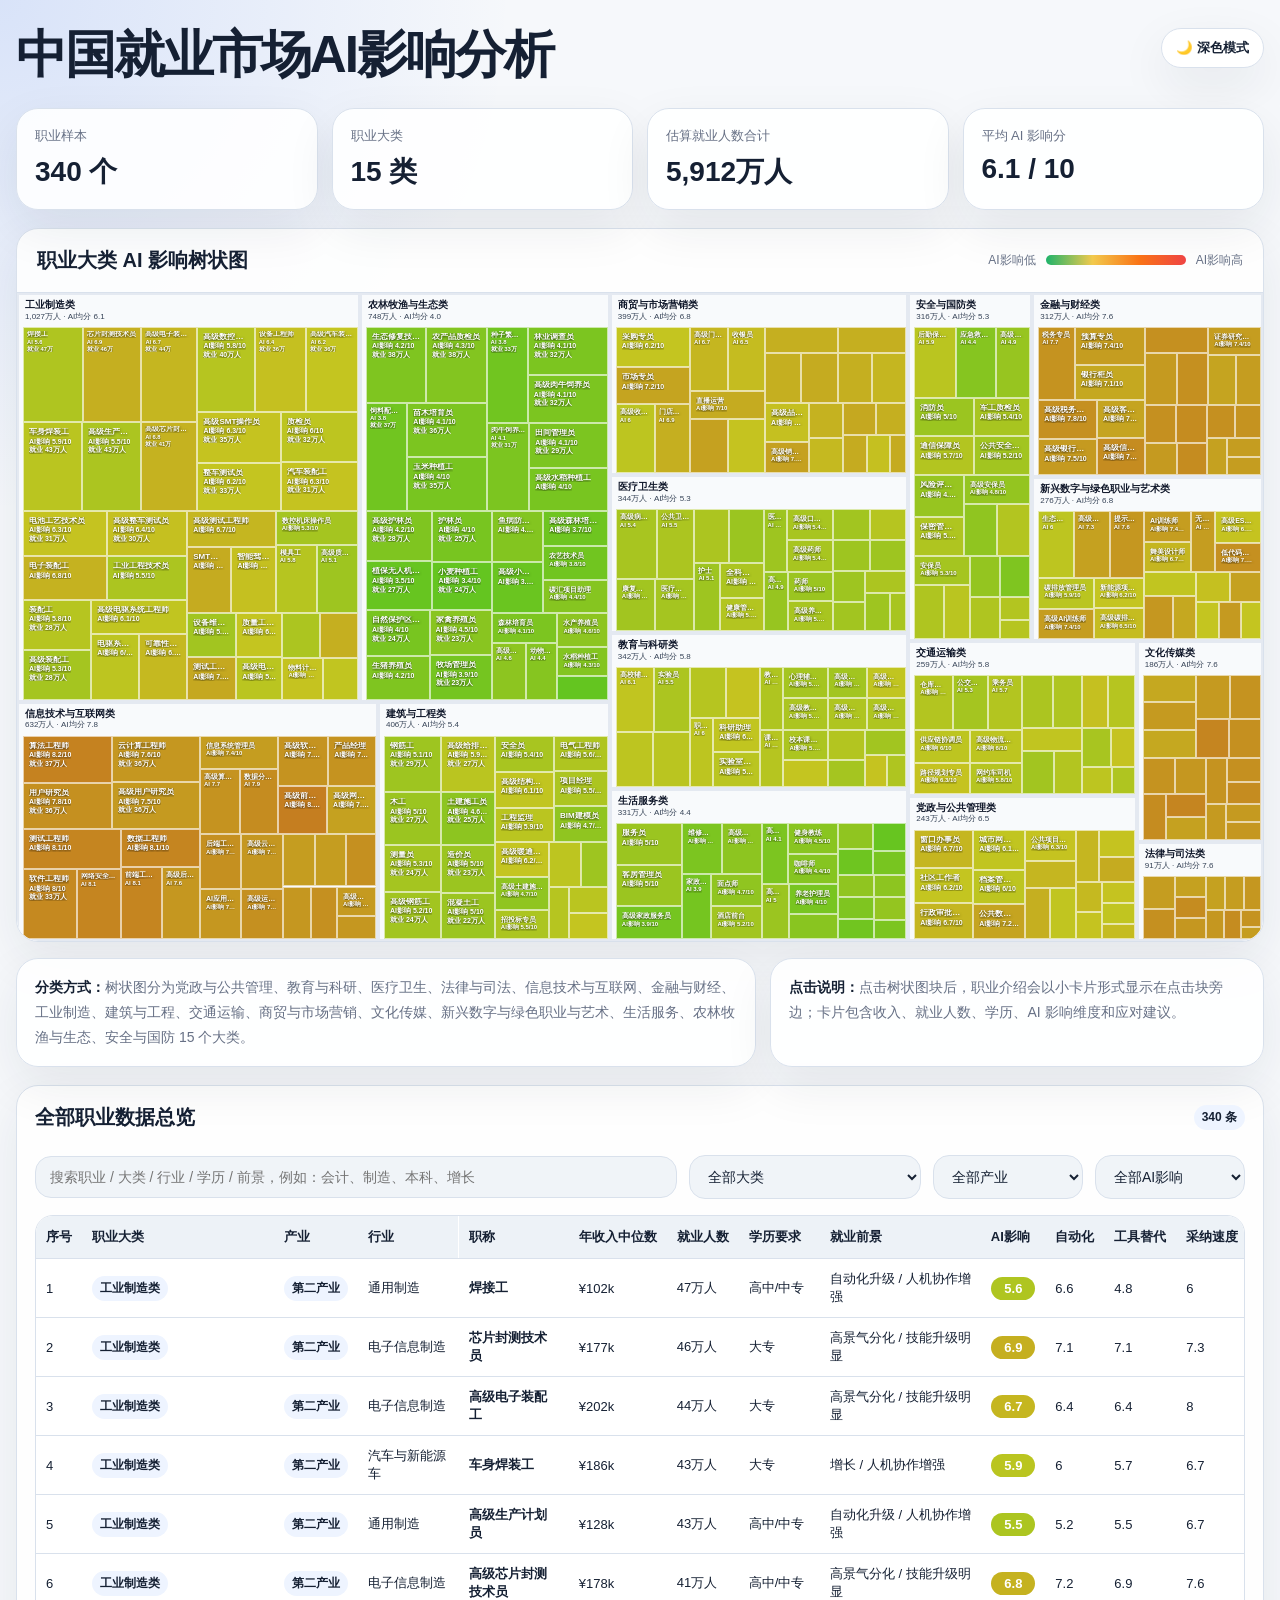
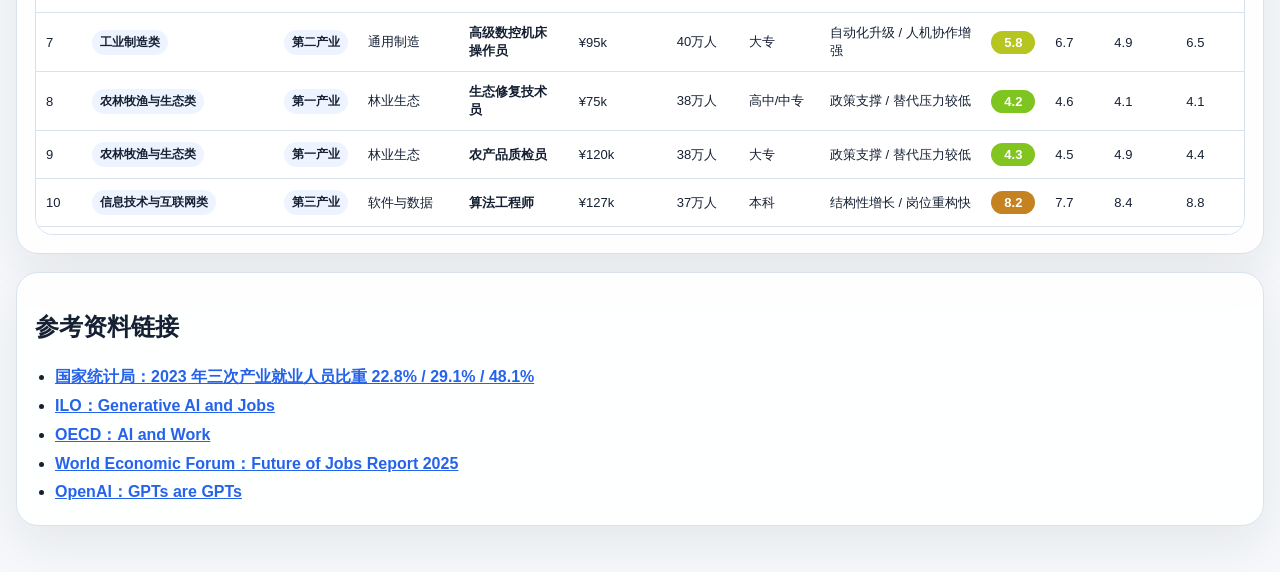
<file: 中国就业市场ai影响分析.html>
<!DOCTYPE html>
<html lang="zh-CN">
<head>
<meta charset="UTF-8" />
<meta name="viewport" content="width=device-width, initial-scale=1.0" />
<title>中国就业市场AI影响分析</title>
<style>
:root{--bg:#f6f8fb;--panel:#fff;--panel2:#f0f4f8;--text:#152033;--muted:#667085;--border:#d9e1ec;--shadow:0 18px 50px rgba(20,32,51,.08);--accent:#2563eb;--chip:#eef4ff;--head:#edf2f7;--cat:rgba(255,255,255,.56);--catText:#0f172a;--catSubText:#334155;--catShadow:0 1px 2px rgba(255,255,255,.95),0 0 4px rgba(255,255,255,.7)}body.dark{--bg:#0b1020;--panel:#121a2c;--panel2:#19243a;--text:#eef4ff;--muted:#a8b3c7;--border:#2a3955;--shadow:0 20px 60px rgba(0,0,0,.28);--accent:#60a5fa;--chip:#1d2c4c;--head:#1d2940;--cat:rgba(10,18,34,.5);--catText:#ffffff;--catSubText:#e5edff;--catShadow:0 1px 3px rgba(0,0,0,.8)}*{box-sizing:border-box}body{margin:0;font-family:-apple-system,BlinkMacSystemFont,"Segoe UI","PingFang SC","Microsoft YaHei",sans-serif;color:var(--text);background:radial-gradient(circle at top left,rgba(37,99,235,.14),transparent 32rem),var(--bg)}.page{width:min(1480px,calc(100vw - 32px));margin:auto;padding:28px 0 46px}header{display:flex;justify-content:space-between;gap:18px;align-items:flex-start;margin-bottom:18px}h1{margin:0 0 8px;font-size:clamp(30px,4vw,52px);letter-spacing:-.04em;line-height:1.05}.subtitle{max-width:940px;margin:0;color:var(--muted);font-size:15px;line-height:1.8}.theme{border:1px solid var(--border);background:var(--panel);color:var(--text);border-radius:999px;padding:10px 14px;box-shadow:var(--shadow);cursor:pointer;font-weight:800;white-space:nowrap}.grid{display:grid;grid-template-columns:repeat(4,1fr);gap:14px;margin:18px 0}.card{background:color-mix(in srgb,var(--panel) 88%,transparent);border:1px solid var(--border);border-radius:22px;box-shadow:var(--shadow)}.stat{padding:18px}.label{color:var(--muted);font-size:13px;margin-bottom:8px}.value{font-size:28px;font-weight:900}.note{margin-top:8px;color:var(--muted);font-size:12px}.head{display:flex;align-items:center;justify-content:space-between;gap:12px;padding:18px 20px;border-bottom:1px solid var(--border)}.head h2{margin:0;font-size:20px}.legend{display:flex;gap:10px;align-items:center;color:var(--muted);font-size:12px;white-space:nowrap}.bar{width:140px;height:10px;border-radius:999px;background:linear-gradient(90deg,#1fb36a,#f2c94c,#f97316,#ef4444)}#treemap{position:relative;width:100%;height:min(72vh,800px);min-height:560px;background:var(--panel2);overflow:hidden;border-radius:0 0 22px 22px}.cat{position:absolute;border:2px solid color-mix(in srgb,var(--border) 72%,white 28%);background:var(--cat);overflow:hidden}.cat-label{position:absolute;left:6px;top:5px;right:6px;height:auto;min-height:24px;display:block;z-index:4;pointer-events:none;line-height:1.08}.cat-label b{display:block;max-width:100%;overflow:visible;text-overflow:clip;white-space:normal;word-break:keep-all;font-size:10px;line-height:1.08;background:transparent;color:var(--catText);padding:0;border-radius:0;backdrop-filter:none;text-shadow:var(--catShadow)}.cat-label span{display:block;margin-top:2px;font-size:8px;line-height:1.05;background:transparent;color:var(--catSubText);padding:0;border-radius:0;text-shadow:var(--catShadow)}.cat.small-cat .cat-label{left:4px;top:4px;right:4px}.cat.small-cat .cat-label b{font-size:8px;line-height:1.05}.cat.small-cat .cat-label span{display:block;font-size:6.6px;line-height:1.02;margin-top:1px;white-space:normal;overflow:visible;text-overflow:clip}.tile{position:absolute;border:1px solid rgba(255,255,255,.62);overflow:hidden;color:#fff;cursor:pointer;transition:.12s}.tile:hover,.tile.selected{transform:scale(1.018);z-index:8;filter:brightness(1.08);box-shadow:0 10px 28px rgba(0,0,0,.2);outline:2px solid rgba(255,255,255,.85)}.tile-top{position:absolute;left:5px;top:5px;right:5px;display:grid;gap:1px;pointer-events:none;max-height:calc(100% - 10px)}.tile-title,.tile-score,.tile-emp{width:fit-content;max-width:100%;padding:0;border-radius:0;background:transparent;backdrop-filter:none;overflow:hidden;text-overflow:ellipsis;white-space:nowrap;font-size:8px;font-weight:900;line-height:1.08;text-shadow:0 1px 3px rgba(0,0,0,.76)}.tile-score,.tile-emp{font-size:7px;padding:0}.tile.vertical .tile-top{left:3px;top:3px;right:3px;bottom:auto;transform:none;display:grid;gap:1px;writing-mode:horizontal-tb;text-orientation:mixed;max-height:calc(100% - 6px);max-width:calc(100% - 6px);overflow:hidden}.tile.vertical .tile-title,.tile.vertical .tile-score,.tile.vertical .tile-emp{font-size:6.5px;line-height:1.05;max-width:100%;max-height:none;text-overflow:ellipsis;white-space:nowrap}.tile.vertical .tile-score,.tile.vertical .tile-emp{font-size:5.8px;font-weight:850}.tile.tiny .tile-title{font-size:7px}.tile.tiny .tile-score,.tile.tiny .tile-emp{font-size:6px}.tooltip{position:fixed;pointer-events:none;z-index:20;width:270px;background:rgba(15,23,42,.94);color:white;border:1px solid rgba(255,255,255,.15);border-radius:16px;padding:12px;box-shadow:0 18px 45px rgba(0,0,0,.25);font-size:12px;line-height:1.6;opacity:0;transform:translateY(6px);transition:.08s}.tooltip.show{opacity:1;transform:translateY(0)}.tooltip strong{display:block;font-size:15px;margin-bottom:4px}.side-detail{position:fixed;z-index:60;width:min(330px,calc(100vw - 24px));max-height:min(72vh,620px);overflow:auto;display:none;background:var(--panel);color:var(--text);border:1px solid var(--border);border-radius:20px;box-shadow:0 24px 70px rgba(0,0,0,.32);padding:14px}.side-detail.show{display:block}.side-head{display:flex;justify-content:space-between;gap:8px;align-items:flex-start;border-bottom:1px solid var(--border);padding-bottom:10px;margin-bottom:10px}.side-kicker{color:var(--muted);font-size:12px;margin-bottom:4px;line-height:1.4}.side-title{font-size:19px;font-weight:950;line-height:1.22;letter-spacing:-.02em}.side-close{flex:0 0 auto;width:30px;height:30px;border:1px solid var(--border);border-radius:999px;background:var(--panel2);color:var(--text);cursor:pointer;font-size:17px}.mini-grid{display:grid;grid-template-columns:1fr 1fr;gap:8px;margin:10px 0}.mini-stat{border:1px solid var(--border);border-radius:14px;background:var(--panel2);padding:8px}.mini-stat span{display:block;color:var(--muted);font-size:11px}.mini-stat b{display:block;margin-top:3px;font-size:15px}.side-section{padding-top:10px;margin-top:10px;border-top:1px solid var(--border);font-size:13px;line-height:1.65}.side-section h4{margin:0 0 6px;font-size:14px}.side-section p{margin:0}.impact-list{padding-left:18px;margin:6px 0 0}.impact-list li{margin:5px 0}.notes{display:grid;grid-template-columns:1.2fr .8fr;gap:14px;margin:16px 0}.note-box{padding:16px 18px;color:var(--muted);line-height:1.8;font-size:14px}.note-box b{color:var(--text)}.bottom{margin-top:18px;padding:18px}.search-row{display:grid;grid-template-columns:1fr auto auto auto;gap:12px;align-items:center;margin:12px 0 16px}.search,.select{width:100%;border:1px solid var(--border);background:var(--panel2);color:var(--text);border-radius:16px;padding:12px 14px;outline:none;font-size:14px}.select{min-width:150px}.hint{color:var(--muted);font-size:13px;margin:-4px 0 12px;line-height:1.7}.table-wrap{max-height:620px;overflow:auto;border:1px solid var(--border);border-radius:18px;background:var(--panel)}table{width:100%;min-width:1360px;border-collapse:collapse;font-size:13px}th{position:sticky;top:0;z-index:1;background:var(--head);text-align:left;padding:12px 10px;border-bottom:1px solid var(--border);white-space:nowrap}td{padding:11px 10px;border-bottom:1px solid var(--border);vertical-align:middle}tbody tr{cursor:pointer}tbody tr:hover{background:color-mix(in srgb,var(--accent) 8%,transparent)}.tag{display:inline-flex;border-radius:999px;padding:4px 8px;background:var(--chip);font-weight:800;font-size:12px;white-space:nowrap}.pill{display:inline-flex;min-width:44px;justify-content:center;border-radius:999px;padding:4px 8px;color:#fff;font-weight:900}.action{color:var(--accent);font-weight:900;white-space:nowrap}.refs{margin-top:18px;padding:18px}.refs ul{margin:10px 0 0;padding-left:20px;line-height:1.8}.refs a{color:var(--accent);font-weight:800}@media(max-width:1100px){.search-row{grid-template-columns:1fr 1fr}.grid{grid-template-columns:repeat(2,1fr)}}@media(max-width:980px){header{flex-direction:column}.notes{grid-template-columns:1fr}}@media(max-width:620px){.page{width:min(100vw - 20px,1480px);padding-top:18px}.grid{grid-template-columns:1fr}.head{align-items:flex-start;flex-direction:column}.search-row{grid-template-columns:1fr}.cat-label{left:3px;top:3px;right:3px;min-height:18px}.cat-label b{max-width:100%;font-size:6.6px;line-height:1.03;white-space:normal;overflow:visible;text-overflow:clip}.cat-label span{display:block;font-size:5.4px;line-height:1.02;margin-top:1px}.cat.small-cat .cat-label b{font-size:5.8px;line-height:1.02}.cat.small-cat .cat-label span{display:block;font-size:4.8px;line-height:1.02}.tile-top{left:3px;top:3px;right:3px;gap:1px}.tile-title{font-size:6px;line-height:1}.tile-score,.tile-emp{font-size:5.5px;line-height:1}.tile.vertical .tile-top{left:2px;top:2px;right:2px;bottom:auto;gap:1px}.tile.vertical .tile-title{font-size:5.5px}.tile.vertical .tile-score,.tile.vertical .tile-emp{font-size:4.8px}.side-detail{left:12px!important;right:12px!important;top:12px!important;width:auto!important}}
</style>
</head>
<body>
<div class="page">
<header><div><h1>中国就业市场AI影响分析</h1></div><button class="theme" id="themeToggle">🌙 深色模式</button></header>
<section class="grid" id="statsGrid"></section>
<section class="card"><div class="head"><h2>职业大类 AI 影响树状图</h2><div class="legend"><span>AI影响低</span><span class="bar"></span><span>AI影响高</span></div></div><div id="treemap"></div></section>
<section class="notes"><div class="card note-box"><b>分类方式：</b>树状图分为党政与公共管理、教育与科研、医疗卫生、法律与司法、信息技术与互联网、金融与财经、工业制造、建筑与工程、交通运输、商贸与市场营销、文化传媒、新兴数字与绿色职业与艺术、生活服务、农林牧渔与生态、安全与国防 15 个大类。</div><div class="card note-box"><b>点击说明：</b>点击树状图块后，职业介绍会以小卡片形式显示在点击块旁边；卡片包含收入、就业人数、学历、AI 影响维度和应对建议。</div></section>
<section class="card bottom"><div class="head" style="padding:0 0 12px;border-bottom:none"><h2>全部职业数据总览</h2><span class="tag" id="tableCount">300 条</span></div><div class="search-row"><input id="searchInput" class="search" type="search" placeholder="搜索职业 / 大类 / 行业 / 学历 / 前景，例如：会计、制造、本科、增长"><select id="categoryFilter" class="select"><option value="">全部大类</option></select><select id="sectorFilter" class="select"><option value="">全部产业</option><option>第一产业</option><option>第二产业</option><option>第三产业</option></select><select id="riskFilter" class="select"><option value="">全部AI影响</option><option value="high">高影响 7-10</option><option value="mid">中影响 4-6.9</option><option value="low">低影响 0-3.9</option></select></div><div class="table-wrap"><table><thead><tr><th>序号</th><th>职业大类</th><th>产业</th><th>行业</th><th>职称</th><th>年收入中位数</th><th>就业人数</th><th>学历要求</th><th>就业前景</th><th>AI影响</th><th>自动化</th><th>工具替代</th><th>采纳速度</th><th>物理/社交</th><th>操作</th></tr></thead><tbody id="tableBody"></tbody></table></div></section>
<section class="card refs"><h2>参考资料链接</h2><ul><li><a target="_blank" href="https://www.stats.gov.cn/sj/sjjd/202409/t20240920_1956589.html">国家统计局：2023 年三次产业就业人员比重 22.8% / 29.1% / 48.1%</a></li><li><a target="_blank" href="https://www.ilo.org/publications/generative-ai-and-jobs-global-analysis-potential-effects-job-quantity-and">ILO：Generative AI and Jobs</a></li><li><a target="_blank" href="https://www.oecd.org/employment/ai-and-work/">OECD：AI and Work</a></li><li><a target="_blank" href="https://www.weforum.org/publications/the-future-of-jobs-report-2025/">World Economic Forum：Future of Jobs Report 2025</a></li><li><a target="_blank" href="https://openai.com/research/gpts-are-gpts">OpenAI：GPTs are GPTs</a></li></ul></section>
</div>
<div class="tooltip" id="tooltip"></div>
<div class="side-detail" id="sideDetail" aria-live="polite"></div>
<script>
const categoryTargets=[
{category:"党政与公共管理类",sector:"第三产业",count:18,pools:[{name:"政务服务",jobs:["窗口办事员","行政审批专员","政务热线客服","公共项目专员","政策研究助理","机关文秘","基层治理专员","公共数据管理员"],income:[58000,180000],edu:["大专","本科","硕士"],outlook:"数字政务升级",auto:6.8,tool:7.2,adopt:7.1,physical:4.8},{name:"社会公共管理",jobs:["社区工作者","城市网格员","社保专员","统计调查员","档案管理员","应急管理助理","公共资源交易专员","政务新媒体编辑"],income:[52000,165000],edu:["高中/中专","大专","本科"],outlook:"稳定需求",auto:6.2,tool:6.9,adopt:6.5,physical:5.4}]},
{category:"教育与科研类",sector:"第三产业",count:24,pools:[{name:"基础教育",jobs:["小学教师","中学教师","幼儿教师","班主任","教务管理员","心理辅导教师","实验员","校本课程教师"],income:[62000,220000],edu:["大专","本科","硕士"],outlook:"质量升级",auto:5.2,tool:6.6,adopt:6.2,physical:6.8},{name:"职业教育与科研",jobs:["职业教育讲师","高校辅导员","科研助理","教研员","课程开发师","培训师","学习规划师","实验室技术员"],income:[68000,260000],edu:["本科","硕士","博士"],outlook:"结构性增长",auto:5.8,tool:7.0,adopt:6.7,physical:5.8}]},
{category:"医疗卫生类",sector:"第三产业",count:24,pools:[{name:"医疗服务",jobs:["护士","全科医生","口腔医生","药师","医学影像技师","检验技师","康复治疗师","公共卫生专员"],income:[70000,360000],edu:["大专","本科","硕士","博士"],outlook:"长期增长",auto:4.9,tool:6.6,adopt:6.4,physical:7.3},{name:"健康养老",jobs:["健康管理师","养老护理员","病案编码员","医务社工","营养师","医保审核员","康复训练师","医疗器械维护员"],income:[56000,210000],edu:["高中/中专","大专","本科"],outlook:"需求增长",auto:5.2,tool:6.1,adopt:6.0,physical:6.8}]},
{category:"法律与司法类",sector:"第三产业",count:12,pools:[{name:"法律服务",jobs:["律师助理","法务专员","合规专员","知识产权专员","公证助理","司法鉴定助理","合同审核员","法律检索专员"],income:[76000,300000],edu:["本科","硕士"],outlook:"高技能分化",auto:7.3,tool:8.0,adopt:7.2,physical:3.2}]},
{category:"信息技术与互联网类",sector:"第三产业",count:28,pools:[{name:"软件与数据",jobs:["软件工程师","前端工程师","后端工程师","测试工程师","数据分析师","算法工程师","数据工程师","AI应用工程师"],income:[120000,460000],edu:["大专","本科","硕士","博士"],outlook:"结构性增长",auto:7.0,tool:8.3,adopt:8.7,physical:2.5},{name:"互联网运营与安全",jobs:["产品经理","用户研究员","网络安全工程师","运维工程师","云计算工程师","增长运营","数据标注主管","信息系统管理员"],income:[90000,380000],edu:["大专","本科","硕士"],outlook:"技能迭代快",auto:6.8,tool:8.0,adopt:8.4,physical:2.9}]},
{category:"金融与财经类",sector:"第三产业",count:22,pools:[{name:"银行证券保险",jobs:["银行柜员","客户经理","信贷审核员","保险代理人","理财顾问","证券研究助理","反欺诈分析员","精算助理"],income:[85000,330000],edu:["大专","本科","硕士"],outlook:"智能化分化",auto:7.4,tool:7.8,adopt:8.0,physical:3.2},{name:"财税审计",jobs:["会计","审计助理","税务专员","财务分析师","出纳","成本会计","预算专员","风控分析师"],income:[68000,260000],edu:["大专","本科","硕士"],outlook:"技能升级明显",auto:7.6,tool:8.1,adopt:7.7,physical:2.8}]},
{category:"工业制造类",sector:"第二产业",count:36,pools:[{name:"通用制造",jobs:["装配工","数控机床操作员","质检员","生产计划员","工业工程技术员","模具工","焊接工","设备维修工"],income:[60000,140000],edu:["高中/中专","大专","本科"],outlook:"自动化升级",auto:6.0,tool:5.4,adopt:6.4,physical:5.9},{name:"汽车与新能源车",jobs:["汽车装配工","电池工艺技术员","整车测试员","电驱系统工程师","售后诊断技师","车身焊装工","智能驾驶标注员","质量工程师"],income:[72000,220000],edu:["高中/中专","大专","本科","硕士"],outlook:"增长",auto:6.5,tool:6.2,adopt:7.1,physical:5.2},{name:"电子信息制造",jobs:["SMT操作员","电子装配工","芯片封测技术员","测试工程师","工艺工程师","设备工程师","可靠性工程师","物料计划员"],income:[68000,230000],edu:["高中/中专","大专","本科","硕士"],outlook:"高景气分化",auto:6.8,tool:6.5,adopt:7.4,physical:4.8}]},
{category:"建筑与工程类",sector:"第二产业",count:22,pools:[{name:"建筑施工",jobs:["土建施工员","钢筋工","木工","混凝土工","安全员","造价员","测量员","项目资料员","BIM建模员"],income:[65000,190000],edu:["初中及以上","高中/中专","大专","本科"],outlook:"存量转型",auto:4.9,tool:5.6,adopt:5.2,physical:7.0},{name:"工程技术",jobs:["结构工程师","给排水工程师","暖通工程师","电气工程师","工程监理","项目经理","招投标专员","工程资料员"],income:[76000,260000],edu:["大专","本科","硕士"],outlook:"数字化升级",auto:5.8,tool:6.4,adopt:6.0,physical:5.5}]},
{category:"交通运输类",sector:"第三产业",count:18,pools:[{name:"客货运输",jobs:["网约车司机","公交司机","货车司机","调度员","轨道交通站务员","乘务员","港口操作员","航空地勤"],income:[62000,180000],edu:["初中及以上","高中/中专","大专","本科"],outlook:"效率提升",auto:5.8,tool:5.7,adopt:6.3,physical:6.8},{name:"物流运营",jobs:["物流调度员","仓库管理员","路径规划专员","冷链运维员","安全员","叉车司机","运输数据专员","供应链协调员"],income:[56000,170000],edu:["高中/中专","大专","本科"],outlook:"自动化增长",auto:6.2,tool:6.0,adopt:6.6,physical:6.0}]},
{category:"商贸与市场营销类",sector:"第三产业",count:24,pools:[{name:"批发零售",jobs:["门店店员","收银员","采购专员","品类运营","陈列师","门店店长","电商运营","客服专员"],income:[52000,170000],edu:["高中/中专","大专","本科"],outlook:"线上线下融合",auto:6.6,tool:6.9,adopt:7.0,physical:5.2},{name:"市场营销",jobs:["市场专员","品牌策划","销售代表","渠道经理","直播运营","数据选品专员","广告投放专员","客户成功经理"],income:[62000,260000],edu:["大专","本科","硕士"],outlook:"增长分化",auto:6.8,tool:7.5,adopt:7.4,physical:4.4}]},
{category:"文化传媒类",sector:"第三产业",count:18,pools:[{name:"内容与传播",jobs:["平面设计师","视频剪辑师","文案策划","新媒体运营","摄影师","主播","编导","内容审核员"],income:[65000,260000],edu:["大专","本科","硕士"],outlook:"AI重塑",auto:7.8,tool:8.4,adopt:7.8,physical:3.4},{name:"出版与影视",jobs:["编辑","校对员","短视频策划","后期包装师","音频制作人","发行运营","版权运营","视觉设计师"],income:[60000,240000],edu:["大专","本科","硕士"],outlook:"人机协作增强",auto:7.4,tool:8.2,adopt:7.6,physical:3.5}]},
{category:"新兴数字与绿色职业与艺术类",sector:"第三产业",count:20,pools:[{name:"新兴数字职业",jobs:["AI训练师","提示词工程师","数字人运营","低代码开发顾问","数据治理专员","智能制造系统员","无人机应用技术员","机器人调试员"],income:[80000,320000],edu:["大专","本科","硕士"],outlook:"快速增长",auto:6.7,tool:8.5,adopt:8.2,physical:4.0},{name:"绿色与艺术",jobs:["碳排放管理员","ESG专员","新能源项目专员","生态修复技术员","插画师","舞美设计师","音乐制作助理","艺术策展助理"],income:[65000,260000],edu:["大专","本科","硕士"],outlook:"政策与消费驱动",auto:5.9,tool:7.0,adopt:6.7,physical:5.4}]},
{category:"生活服务类",sector:"第三产业",count:24,pools:[{name:"餐饮住宿",jobs:["厨师","面点师","服务员","酒店前台","客房管理员","餐厅经理","咖啡师","民宿管家"],income:[48000,150000],edu:["初中及以上","高中/中专","大专","本科"],outlook:"服务升级",auto:4.8,tool:5.0,adopt:5.6,physical:7.0},{name:"居民服务",jobs:["家政服务员","养老护理员","育婴师","美容师","美发师","健身教练","维修师傅","宠物护理师"],income:[50000,180000],edu:["初中及以上","高中/中专","大专"],outlook:"需求增长",auto:3.8,tool:4.4,adopt:4.8,physical:7.6}]},
{category:"农林牧渔与生态类",sector:"第一产业",count:30,pools:[{name:"种植业",jobs:["水稻种植工","小麦种植工","玉米种植工","农艺技术员","田间管理员","植保无人机操作员","种子繁育员","农机手"],income:[42000,90000],edu:["初中及以上","高中/中专","大专"],outlook:"稳中有增",auto:4.2,tool:3.6,adopt:4.4,physical:7.8},{name:"畜牧渔业",jobs:["生猪养殖员","肉牛饲养员","家禽养殖员","饲料配方员","水产养殖员","鱼病防治员","动物防疫员","牧场管理员"],income:[48000,110000],edu:["初中及以上","高中/中专","大专","本科"],outlook:"结构升级",auto:4.6,tool:4.0,adopt:4.6,physical:7.5},{name:"林业生态",jobs:["护林员","森林培育员","生态修复技术员","林业调查员","苗木培育员","自然保护区巡护员","碳汇项目助理","农产品质检员"],income:[46000,120000],edu:["高中/中专","大专","本科"],outlook:"政策支撑",auto:3.8,tool:4.2,adopt:4.3,physical:7.1}]},
{category:"安全与国防类",sector:"第三产业",count:20,pools:[{name:"公共安全",jobs:["安保员","消防员","应急救援员","安全检查员","交通协管员","安全培训师","公共安全数据员","风险评估专员"],income:[52000,180000],edu:["高中/中专","大专","本科"],outlook:"稳定需求",auto:4.6,tool:5.4,adopt:5.8,physical:7.1},{name:"国防与军工支持",jobs:["军工质检员","装备维护技师","保密管理专员","国防项目助理","无人系统操作员","安全工程师","通信保障员","后勤保障专员"],income:[70000,240000],edu:["高中/中专","大专","本科","硕士"],outlook:"技术升级",auto:5.2,tool:6.2,adopt:6.6,physical:6.0}]}
];
function seededRandom(seed){let x=Math.sin(seed)*10000;return x-Math.floor(x)}function clamp(v,min,max){return Math.max(min,Math.min(max,v))}function jitter(base,index,spread=1.2){return clamp(base+(seededRandom(index*19.37)-.5)*spread,0,10)}function money(v){return "¥"+Math.round(v/1000).toLocaleString("zh-CN")+"k"}function people(v){return v.toLocaleString("zh-CN")+"万人"}function colorForScore(s){return `hsl(${138-s*12.5},72%,45%)`}function outlookText(base,score){if(score>=7.8)return base+" / 岗位重构快";if(score>=6.5)return base+" / 技能升级明显";if(score>=4.5)return base+" / 人机协作增强";return base+" / 替代压力较低"}
function generate(){const records=[];let id=1;categoryTargets.forEach(target=>{for(let i=0;i<target.count;i++){const pool=target.pools[i%target.pools.length];const jobBase=pool.jobs[Math.floor(i/target.pools.length)%pool.jobs.length];const levelNames=["","高级","资深","数字化","智能化","区域","现场","平台","综合","项目"];const level=levelNames[Math.floor(i/(target.pools.length*pool.jobs.length))%levelNames.length];const title=(level&&!jobBase.includes(level)?level:"")+jobBase;const automation=Number(jitter(pool.auto,id,1.6).toFixed(1));const aiTool=Number(jitter(pool.tool,id+7,1.6).toFixed(1));const adoption=Number(jitter(pool.adopt,id+13,1.5).toFixed(1));const physicalSocial=Number(jitter(pool.physical,id+23,1.4).toFixed(1));const aiScore=Number(clamp(automation*.35+aiTool*.25+adoption*.25+(10-physicalSocial)*.15,0,10).toFixed(1));const income=Math.round((pool.income[0]+seededRandom(id*5.91)*(pool.income[1]-pool.income[0]))/1000)*1000;const classFactor=target.count/20;const industryFactor=.72+seededRandom(id*3.17)*1.78;const jobFactor=title.includes("员")||title.includes("工")||title.includes("司机")||title.includes("店员")||title.includes("服务员")?1.35:.86;const employment=Math.max(3,Math.round(7.8*classFactor*industryFactor*jobFactor));records.push({id,category:target.category,sector:target.sector,industry:pool.name,title,income,employment,education:pool.edu[Math.floor(seededRandom(id*8.33)*pool.edu.length)],outlook:outlookText(pool.outlook,aiScore),aiScore,automation,aiTool,adoption,physicalSocial});id++}});return records.sort((a,b)=>b.employment-a.employment)}
const occupations=generate(),tooltip=document.getElementById("tooltip"),sideDetail=document.getElementById("sideDetail");
function renderStats(){const total=occupations.reduce((s,d)=>s+d.employment,0),avg=occupations.reduce((s,d)=>s+d.aiScore,0)/occupations.length,high=occupations.filter(d=>d.aiScore>=7).length;const cats=new Set(occupations.map(d=>d.category)).size;document.getElementById("statsGrid").innerHTML=[{label:"职业样本",value:occupations.length+" 个",note:"按 15 个职业大类生成"},{label:"职业大类",value:cats+" 类",note:"大类先分区再铺排"},{label:"估算就业人数合计",value:people(total),note:"用于 Treemap 面积映射"},{label:"平均 AI 影响分",value:avg.toFixed(1)+" / 10",note:high+" 个高影响职业"}].map(i=>`<article class="card stat"><div class="label">${i.label}</div><div class="value">${i.value}</div></article>`).join("")}
function groupByCategory(){return categoryTargets.map(c=>{const items=occupations.filter(d=>d.category===c.category).sort((a,b)=>b.employment-a.employment);return{category:c.category,sector:c.sector,items,value:items.reduce((s,d)=>s+d.employment,0),avg:items.reduce((s,d)=>s+d.aiScore,0)/items.length,count:items.length}}).sort((a,b)=>b.value-a.value)}
function orderedBinary(items,x,y,w,h,valueKey="value"){if(!items.length)return[];if(items.length===1)return[{...items[0],x,y,w,h}];const sorted=[...items].sort((a,b)=>b[valueKey]-a[valueKey]);const total=sorted.reduce((s,i)=>s+i[valueKey],0);let acc=0,split=1,best=Infinity;for(let i=1;i<sorted.length;i++){acc+=sorted[i-1][valueKey];const diff=Math.abs(total/2-acc);if(diff<best){best=diff;split=i}}const left=sorted.slice(0,split),right=sorted.slice(split),lt=left.reduce((s,i)=>s+i[valueKey],0),ratio=lt/total;if(w>=h){const w1=w*ratio;return[...orderedBinary(left,x,y,w1,h,valueKey),...orderedBinary(right,x+w1,y,w-w1,h,valueKey)]}const h1=h*ratio;return[...orderedBinary(left,x,y,w,h1,valueKey),...orderedBinary(right,x,y+h1,w,h-h1,valueKey)]}
function renderTreemap(){closeSideDetail();const box=document.getElementById("treemap"),rect=box.getBoundingClientRect();const groups=groupByCategory();const groupRects=orderedBinary(groups,0,0,rect.width,rect.height,"value");box.innerHTML="";groupRects.forEach(g=>{const cat=document.createElement("div");cat.className=`cat${(g.w<120||g.h<82)?" small-cat":""}`;cat.style.cssText=`left:${g.x}px;top:${g.y}px;width:${g.w}px;height:${g.h}px`;cat.innerHTML=`<div class="cat-label"><b title="${g.category}">${g.category}</b><span>${people(g.value)} · AI均分 ${g.avg.toFixed(1)}</span></div>`;const pad=4,labelH=g.h>80?32:22,innerX=pad,innerY=labelH,innerW=Math.max(0,g.w-pad*2),innerH=Math.max(0,g.h-labelH-pad);const itemRects=orderedBinary(g.items.map(i=>({...i,value:i.employment})),innerX,innerY,innerW,innerH,"value");itemRects.forEach(d=>{const area=d.w*d.h;const vertical=d.h>d.w*1.55&&d.w>=16&&d.h>=54;const tiny=d.w<42||d.h<34;const show=(area>1050&&d.w>38&&d.h>28)||(vertical&&area>820);const showEmp=(show&&area>1650&&d.w>52&&d.h>44)||(vertical&&area>1350&&d.h>78);const shortTitle=d.title.length>8?d.title.slice(0,8)+"…":d.title;const titleText=vertical?shortTitle:d.title;const scoreText=vertical?`AI ${d.aiScore}`:`AI影响 ${d.aiScore}/10`;const empText=vertical?`就业 ${d.employment}万`:`就业 ${people(d.employment)}`;const tile=document.createElement("div");tile.className=`tile${vertical?" vertical":""}${tiny?" tiny":""}`;tile.setAttribute("role","button");tile.setAttribute("tabindex","0");tile.dataset.id=d.id;tile.style.cssText=`left:${d.x}px;top:${d.y}px;width:${d.w}px;height:${d.h}px;background:${colorForScore(d.aiScore)}`;tile.innerHTML=show?`<div class="tile-top"><div class="tile-title" title="${d.title}">${titleText}</div><div class="tile-score">${scoreText}</div>${showEmp?`<div class="tile-emp">${empText}</div>`:""}</div>`:"";tile.addEventListener("mousemove",e=>showTooltip(e,d));tile.addEventListener("mouseleave",hideTooltip);tile.addEventListener("click",e=>{e.stopPropagation();openSideDetail(d,tile)});tile.addEventListener("keydown",e=>{if(e.key==="Enter"||e.key===" "){e.preventDefault();openSideDetail(d,tile)}});cat.appendChild(tile)});box.appendChild(cat)})}
function showTooltip(e,d){tooltip.innerHTML=`<strong>${d.title}</strong><div>${d.category} · ${d.industry}</div><div>就业人数：${people(d.employment)}</div><div>年收入中位数：${money(d.income)}</div><div>学历要求：${d.education}</div><div>就业前景：${d.outlook}</div><div>AI影响：${d.aiScore}/10（自动化${d.automation}｜工具${d.aiTool}｜采纳${d.adoption}｜物理/社交${d.physicalSocial}）</div>`;tooltip.style.left=Math.min(e.clientX+14,innerWidth-290)+"px";tooltip.style.top=Math.min(e.clientY+14,innerHeight-220)+"px";tooltip.classList.add("show")}function hideTooltip(){tooltip.classList.remove("show")}
function impactLevel(s){return s>=7?"高影响：岗位内容会明显重构":s>=4?"中等影响：人机协作会增强":"低到中等影响：短期替代压力有限"}function titleDuty(t){if(t.includes("工程师"))return"方案设计、系统开发、技术测试、问题定位和跨团队协作";if(t.includes("员")||t.includes("工"))return"标准化执行、现场操作、质量检查、数据记录和流程配合";if(t.includes("经理")||t.includes("主管"))return"团队管理、流程协调、客户沟通、绩效跟踪和资源配置";if(t.includes("教师")||t.includes("讲师"))return"教学设计、课堂互动、学习反馈、测评辅导和课程改进";if(t.includes("医生")||t.includes("护士")||t.includes("药师"))return"诊疗支持、护理服务、风险识别、记录管理和患者沟通";return"信息处理、业务执行、客户沟通、流程协作和结果交付"}function automationText(s){return s>=7?"重复性文书、审核、标注、排程等任务容易被自动化。":s>=4?"部分流程可由 AI 辅助，但关键判断仍需要人工。":"工作高度依赖现场、经验或非标准动作，自动化空间较小。"}function toolText(s){return s>=7?"生成式 AI、数据分析工具和行业软件会直接改变产出方式。":s>=4?"AI 可提升检索、写作、分析、质检和沟通效率。":"AI 多作为辅助查询或记录工具，短期替代有限。"}function adoptionText(s){return s>=7?"行业数字化基础较好，AI 工具扩散速度快。":s>=4?"行业正在逐步采用智能工具，影响会渐进出现。":"行业采纳受现场条件、成本或制度限制，速度较慢。"}function physicalText(s){return s>=7?"大量依赖现场操作、身体技能或面对面服务，对替代形成缓冲。":s>=4?"仍需一定现场协作或人际沟通，AI 更偏辅助。":"工作主要是数字化信息任务，物理/强社交缓冲较弱。"}function advice(d){if(d.aiScore>=7)return"建议把 AI 作为核心工作工具：学习提示词、自动化流程、数据分析和行业软件集成，把竞争力转向复核、判断、客户沟通和复杂问题解决。";if(d.aiScore>=4)return"建议掌握常用 AI 工具，提高文档、表格、检索、质检、排程等效率，同时强化现场经验、沟通和业务判断。";return"建议关注智能设备和基础数字工具，但核心优势仍在现场技能、服务体验、责任心和专业经验。"}
function openSideDetail(d,anchor){document.querySelectorAll(".tile.selected").forEach(t=>t.classList.remove("selected"));if(anchor&&anchor.classList)anchor.classList.add("selected");hideTooltip();const impacts=[{name:"任务自动化潜力",score:d.automation,text:automationText(d.automation)},{name:"AI工具替代程度",score:d.aiTool,text:toolText(d.aiTool)},{name:"行业采纳速度",score:d.adoption,text:adoptionText(d.adoption)},{name:"物理/社交技能缓冲",score:d.physicalSocial,text:physicalText(d.physicalSocial)}];const strongest=impacts.map(i=>i.name==="物理/社交技能缓冲"?{...i,compareScore:10-i.score}:{...i,compareScore:i.score}).sort((a,b)=>b.compareScore-a.compareScore)[0];sideDetail.innerHTML=`<div class="side-head"><div><div class="side-kicker">${d.category}<br>${d.sector} · ${d.industry}</div><div class="side-title">${d.title}</div></div><button class="side-close" id="sideClose">×</button></div><div class="mini-grid"><div class="mini-stat"><span>AI影响评分</span><b>${d.aiScore}/10</b></div><div class="mini-stat"><span>就业人数</span><b>${people(d.employment)}</b></div><div class="mini-stat"><span>年收入中位数</span><b>${money(d.income)}</b></div><div class="mini-stat"><span>学历要求</span><b>${d.education}</b></div></div><div class="side-section" style="border-top:none;padding-top:0"><h4>职业介绍</h4><p>${d.title}属于${d.industry}领域，核心工作通常包括${titleDuty(d.title)}。当前就业前景判断为：${d.outlook}。</p></div><div class="side-section"><h4>AI主要影响</h4><p>综合判断为 <b>${impactLevel(d.aiScore)}</b>。影响最大的维度是：<b>${strongest.name}</b>。</p><ul class="impact-list">${impacts.map(i=>`<li><b>${i.name}：${i.score}/10。</b>${i.text}</li>`).join("")}</ul></div><div class="side-section"><h4>应对建议</h4><p>${advice(d)}</p></div>`;sideDetail.classList.add("show");positionSideDetail(anchor);document.getElementById("sideClose").addEventListener("click",closeSideDetail)}
function positionSideDetail(anchor){const r=anchor?anchor.getBoundingClientRect():document.getElementById("treemap").getBoundingClientRect();const gap=10,w=Math.min(330,innerWidth-24);sideDetail.style.width=w+"px";sideDetail.style.left="0px";sideDetail.style.top="0px";const h=sideDetail.offsetHeight||420;let left=r.right+gap;if(left+w>innerWidth-8)left=r.left-w-gap;if(left<8)left=Math.max(8,Math.min(r.left,innerWidth-w-8));let top=r.top;if(top+h>innerHeight-8)top=innerHeight-h-8;if(top<8)top=8;sideDetail.style.left=left+"px";sideDetail.style.top=top+"px"}
function closeSideDetail(){sideDetail.classList.remove("show");document.querySelectorAll(".tile.selected").forEach(t=>t.classList.remove("selected"))}
function bindRows(){document.querySelectorAll("#tableBody tr[data-id]").forEach(row=>{const d=occupations.find(i=>i.id===Number(row.dataset.id));row.addEventListener("click",()=>openSideDetail(d,row));row.addEventListener("keydown",e=>{if(e.key==="Enter"||e.key===" "){e.preventDefault();openSideDetail(d,row)}})})}
function renderTable(data){document.getElementById("tableCount").textContent=data.length+" 条";document.getElementById("tableBody").innerHTML=data.map((d,i)=>`<tr data-id="${d.id}" tabindex="0"><td>${i+1}</td><td><span class="tag">${d.category}</span></td><td><span class="tag">${d.sector}</span></td><td>${d.industry}</td><td><b>${d.title}</b></td><td>${money(d.income)}</td><td>${people(d.employment)}</td><td>${d.education}</td><td>${d.outlook}</td><td><span class="pill" style="background:${colorForScore(d.aiScore)}">${d.aiScore}</span></td><td>${d.automation}</td><td>${d.aiTool}</td><td>${d.adoption}</td><td>${d.physicalSocial}</td><td><span class="action">打开介绍</span></td></tr>`).join("");bindRows()}
function fillCategoryOptions(){document.getElementById("categoryFilter").insertAdjacentHTML("beforeend",categoryTargets.map(c=>`<option>${c.category}</option>`).join(""))}
function filters(){const q=document.getElementById("searchInput").value.trim().toLowerCase(),cat=document.getElementById("categoryFilter").value,sector=document.getElementById("sectorFilter").value,risk=document.getElementById("riskFilter").value;renderTable(occupations.filter(d=>{const blob=[d.category,d.sector,d.industry,d.title,d.education,d.outlook,d.aiScore].join(" ").toLowerCase();return(!q||blob.includes(q))&&(!cat||d.category===cat)&&(!sector||d.sector===sector)&&(!risk||(risk==="high"&&d.aiScore>=7)||(risk==="mid"&&d.aiScore>=4&&d.aiScore<7)||(risk==="low"&&d.aiScore<4))}))}
document.getElementById("searchInput").addEventListener("input",filters);document.getElementById("categoryFilter").addEventListener("change",filters);document.getElementById("sectorFilter").addEventListener("change",filters);document.getElementById("riskFilter").addEventListener("change",filters);document.getElementById("themeToggle").addEventListener("click",()=>{document.body.classList.toggle("dark");document.getElementById("themeToggle").textContent=document.body.classList.contains("dark")?"☀️ 浅色模式":"🌙 深色模式"});document.addEventListener("click",e=>{if(!sideDetail.contains(e.target)&&!e.target.closest(".tile")&&!e.target.closest("tbody tr"))closeSideDetail()});window.addEventListener("keydown",e=>{if(e.key==="Escape")closeSideDetail()});let resizeTimer;window.addEventListener("resize",()=>{clearTimeout(resizeTimer);resizeTimer=setTimeout(renderTreemap,120)});fillCategoryOptions();renderStats();renderTreemap();renderTable(occupations);
</script>
</body>
</html>
</file>
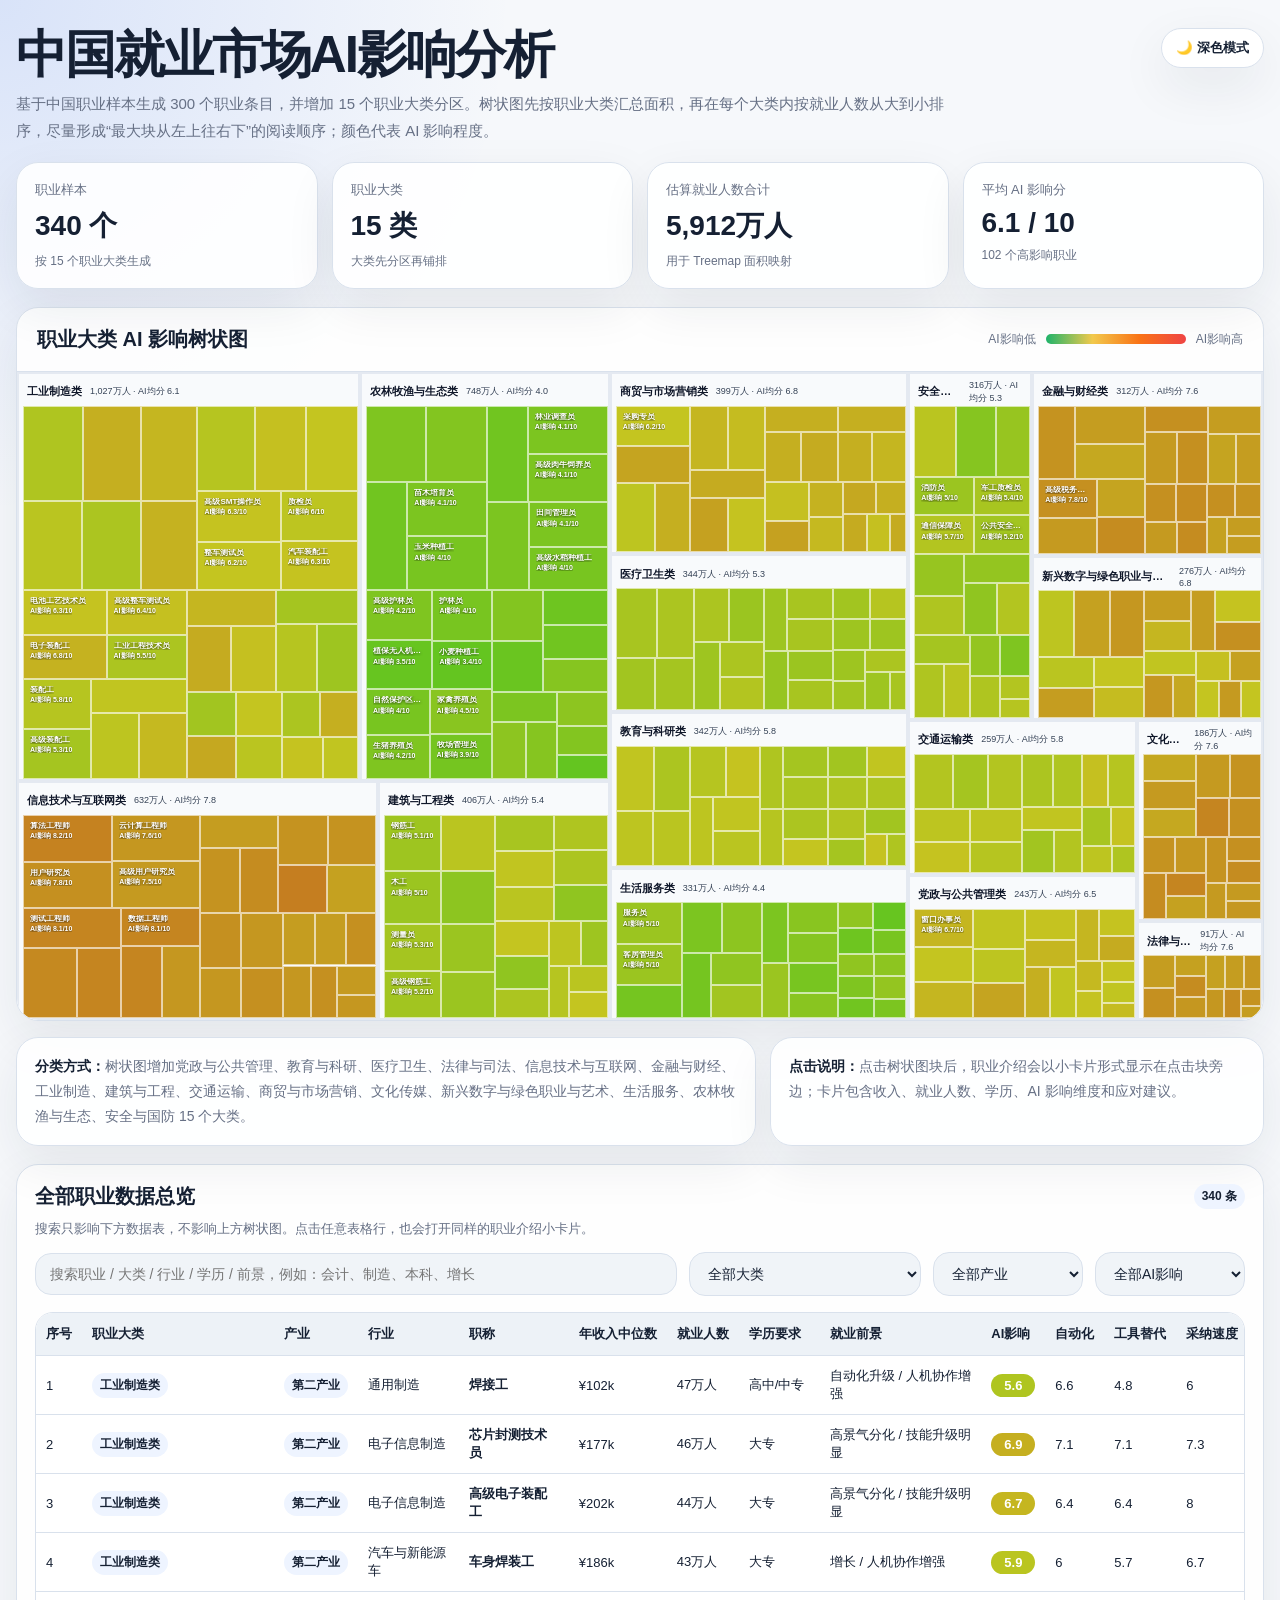
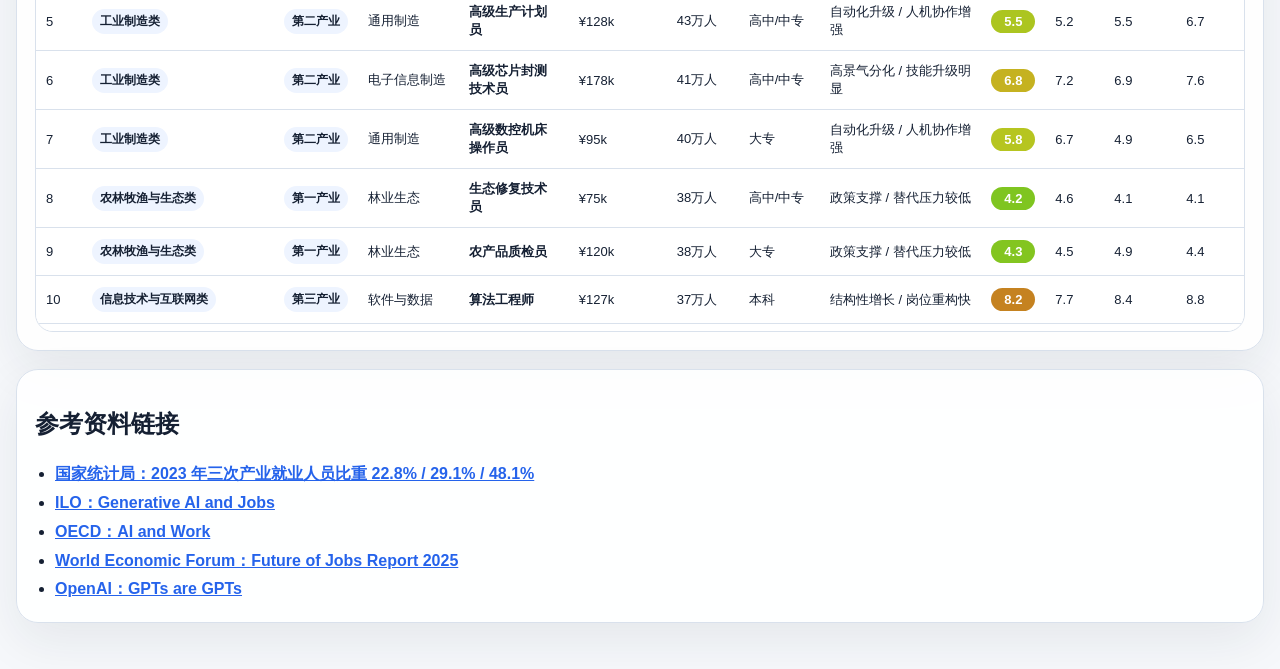
<file: 中国就业市场ai影响分析_分类树状图版 2.html>
<!DOCTYPE html>
<html lang="zh-CN">
<head>
<meta charset="UTF-8" />
<meta name="viewport" content="width=device-width, initial-scale=1.0" />
<title>中国就业市场AI影响分析</title>
<style>
:root{--bg:#f6f8fb;--panel:#fff;--panel2:#f0f4f8;--text:#152033;--muted:#667085;--border:#d9e1ec;--shadow:0 18px 50px rgba(20,32,51,.08);--accent:#2563eb;--chip:#eef4ff;--head:#edf2f7;--cat:rgba(255,255,255,.56);--catText:#0f172a;--catSubText:#334155;--catShadow:0 1px 2px rgba(255,255,255,.95),0 0 4px rgba(255,255,255,.7)}body.dark{--bg:#0b1020;--panel:#121a2c;--panel2:#19243a;--text:#eef4ff;--muted:#a8b3c7;--border:#2a3955;--shadow:0 20px 60px rgba(0,0,0,.28);--accent:#60a5fa;--chip:#1d2c4c;--head:#1d2940;--cat:rgba(10,18,34,.5);--catText:#ffffff;--catSubText:#e5edff;--catShadow:0 1px 3px rgba(0,0,0,.8)}*{box-sizing:border-box}body{margin:0;font-family:-apple-system,BlinkMacSystemFont,"Segoe UI","PingFang SC","Microsoft YaHei",sans-serif;color:var(--text);background:radial-gradient(circle at top left,rgba(37,99,235,.14),transparent 32rem),var(--bg)}.page{width:min(1480px,calc(100vw - 32px));margin:auto;padding:28px 0 46px}header{display:flex;justify-content:space-between;gap:18px;align-items:flex-start;margin-bottom:18px}h1{margin:0 0 8px;font-size:clamp(30px,4vw,52px);letter-spacing:-.04em;line-height:1.05}.subtitle{max-width:940px;margin:0;color:var(--muted);font-size:15px;line-height:1.8}.theme{border:1px solid var(--border);background:var(--panel);color:var(--text);border-radius:999px;padding:10px 14px;box-shadow:var(--shadow);cursor:pointer;font-weight:800;white-space:nowrap}.grid{display:grid;grid-template-columns:repeat(4,1fr);gap:14px;margin:18px 0}.card{background:color-mix(in srgb,var(--panel) 88%,transparent);border:1px solid var(--border);border-radius:22px;box-shadow:var(--shadow)}.stat{padding:18px}.label{color:var(--muted);font-size:13px;margin-bottom:8px}.value{font-size:28px;font-weight:900}.note{margin-top:8px;color:var(--muted);font-size:12px}.head{display:flex;align-items:center;justify-content:space-between;gap:12px;padding:18px 20px;border-bottom:1px solid var(--border)}.head h2{margin:0;font-size:20px}.legend{display:flex;gap:10px;align-items:center;color:var(--muted);font-size:12px;white-space:nowrap}.bar{width:140px;height:10px;border-radius:999px;background:linear-gradient(90deg,#1fb36a,#f2c94c,#f97316,#ef4444)}#treemap{position:relative;width:100%;height:min(72vh,800px);min-height:560px;background:var(--panel2);overflow:hidden;border-radius:0 0 22px 22px}.cat{position:absolute;border:2px solid color-mix(in srgb,var(--border) 72%,white 28%);background:var(--cat);overflow:hidden}.cat-label{position:absolute;left:8px;top:7px;right:8px;height:22px;display:flex;align-items:center;gap:8px;z-index:4;pointer-events:none}.cat-label b{max-width:72%;overflow:hidden;text-overflow:ellipsis;white-space:nowrap;font-size:11px;background:transparent;color:var(--catText);padding:0;border-radius:0;backdrop-filter:none;text-shadow:var(--catShadow)}.cat-label span{font-size:9px;background:transparent;color:var(--catSubText);padding:0;border-radius:0;text-shadow:var(--catShadow)}.tile{position:absolute;border:1px solid rgba(255,255,255,.62);overflow:hidden;color:#fff;cursor:pointer;transition:.12s}.tile:hover,.tile.selected{transform:scale(1.018);z-index:8;filter:brightness(1.08);box-shadow:0 10px 28px rgba(0,0,0,.2);outline:2px solid rgba(255,255,255,.85)}.tile-top{position:absolute;left:6px;top:6px;right:6px;display:grid;gap:2px;pointer-events:none}.tile-title,.tile-score,.tile-emp{width:fit-content;max-width:100%;padding:0;border-radius:0;background:transparent;backdrop-filter:none;overflow:hidden;text-overflow:ellipsis;white-space:nowrap;font-size:8px;font-weight:900;line-height:1.05;text-shadow:0 1px 3px rgba(0,0,0,.72)}.tile-score,.tile-emp{font-size:7px;padding:0}.tooltip{position:fixed;pointer-events:none;z-index:20;width:270px;background:rgba(15,23,42,.94);color:white;border:1px solid rgba(255,255,255,.15);border-radius:16px;padding:12px;box-shadow:0 18px 45px rgba(0,0,0,.25);font-size:12px;line-height:1.6;opacity:0;transform:translateY(6px);transition:.08s}.tooltip.show{opacity:1;transform:translateY(0)}.tooltip strong{display:block;font-size:15px;margin-bottom:4px}.side-detail{position:fixed;z-index:60;width:min(330px,calc(100vw - 24px));max-height:min(72vh,620px);overflow:auto;display:none;background:var(--panel);color:var(--text);border:1px solid var(--border);border-radius:20px;box-shadow:0 24px 70px rgba(0,0,0,.32);padding:14px}.side-detail.show{display:block}.side-head{display:flex;justify-content:space-between;gap:8px;align-items:flex-start;border-bottom:1px solid var(--border);padding-bottom:10px;margin-bottom:10px}.side-kicker{color:var(--muted);font-size:12px;margin-bottom:4px;line-height:1.4}.side-title{font-size:19px;font-weight:950;line-height:1.22;letter-spacing:-.02em}.side-close{flex:0 0 auto;width:30px;height:30px;border:1px solid var(--border);border-radius:999px;background:var(--panel2);color:var(--text);cursor:pointer;font-size:17px}.mini-grid{display:grid;grid-template-columns:1fr 1fr;gap:8px;margin:10px 0}.mini-stat{border:1px solid var(--border);border-radius:14px;background:var(--panel2);padding:8px}.mini-stat span{display:block;color:var(--muted);font-size:11px}.mini-stat b{display:block;margin-top:3px;font-size:15px}.side-section{padding-top:10px;margin-top:10px;border-top:1px solid var(--border);font-size:13px;line-height:1.65}.side-section h4{margin:0 0 6px;font-size:14px}.side-section p{margin:0}.impact-list{padding-left:18px;margin:6px 0 0}.impact-list li{margin:5px 0}.notes{display:grid;grid-template-columns:1.2fr .8fr;gap:14px;margin:16px 0}.note-box{padding:16px 18px;color:var(--muted);line-height:1.8;font-size:14px}.note-box b{color:var(--text)}.bottom{margin-top:18px;padding:18px}.search-row{display:grid;grid-template-columns:1fr auto auto auto;gap:12px;align-items:center;margin:12px 0 16px}.search,.select{width:100%;border:1px solid var(--border);background:var(--panel2);color:var(--text);border-radius:16px;padding:12px 14px;outline:none;font-size:14px}.select{min-width:150px}.hint{color:var(--muted);font-size:13px;margin:-4px 0 12px;line-height:1.7}.table-wrap{max-height:620px;overflow:auto;border:1px solid var(--border);border-radius:18px;background:var(--panel)}table{width:100%;min-width:1360px;border-collapse:collapse;font-size:13px}th{position:sticky;top:0;z-index:1;background:var(--head);text-align:left;padding:12px 10px;border-bottom:1px solid var(--border);white-space:nowrap}td{padding:11px 10px;border-bottom:1px solid var(--border);vertical-align:middle}tbody tr{cursor:pointer}tbody tr:hover{background:color-mix(in srgb,var(--accent) 8%,transparent)}.tag{display:inline-flex;border-radius:999px;padding:4px 8px;background:var(--chip);font-weight:800;font-size:12px;white-space:nowrap}.pill{display:inline-flex;min-width:44px;justify-content:center;border-radius:999px;padding:4px 8px;color:#fff;font-weight:900}.action{color:var(--accent);font-weight:900;white-space:nowrap}.refs{margin-top:18px;padding:18px}.refs ul{margin:10px 0 0;padding-left:20px;line-height:1.8}.refs a{color:var(--accent);font-weight:800}@media(max-width:1100px){.search-row{grid-template-columns:1fr 1fr}.grid{grid-template-columns:repeat(2,1fr)}}@media(max-width:980px){header{flex-direction:column}.notes{grid-template-columns:1fr}}@media(max-width:620px){.page{width:min(100vw - 20px,1480px);padding-top:18px}.grid{grid-template-columns:1fr}.head{align-items:flex-start;flex-direction:column}.search-row{grid-template-columns:1fr}.cat-label{left:4px;top:4px;right:4px;height:14px}.cat-label b{max-width:100%;font-size:7px;line-height:1.05}.cat-label span{display:none}.tile-top{left:2px;top:2px;right:2px;gap:1px}.tile-title{font-size:6px;line-height:1}.tile-score,.tile-emp{font-size:5px;line-height:1}.bottom{padding:12px;margin-top:12px}.bottom .head h2{font-size:17px}.hint{font-size:11px;line-height:1.45}.table-wrap{max-height:430px;border-radius:14px;overflow:auto}table{min-width:0;width:100%;font-size:11px}thead{display:none}tbody,tr,td{display:block}tbody tr{margin:8px 0;padding:10px;border:1px solid var(--border);border-radius:14px;background:var(--panel2)}td{border-bottom:none;padding:3px 0}td:nth-child(1),td:nth-child(3),td:nth-child(4),td:nth-child(10),td:nth-child(11),td:nth-child(12),td:nth-child(13),td:nth-child(14){display:none}td:nth-child(2){font-size:10px;margin-bottom:4px}td:nth-child(5){font-size:14px;line-height:1.25}td:nth-child(6),td:nth-child(7),td:nth-child(8),td:nth-child(9){display:inline-block;margin-right:8px;color:var(--muted);font-size:10px}.action{font-size:11px}.tag{font-size:10px;padding:3px 6px}.pill{min-width:34px;padding:2px 6px}.side-detail{left:10px!important;right:10px!important;top:10px!important;width:auto!important;max-height:52vh!important;padding:10px;border-radius:16px;font-size:12px}.side-head{padding-bottom:7px;margin-bottom:7px}.side-kicker{font-size:10px}.side-title{font-size:16px}.side-close{width:26px;height:26px;font-size:15px}.mini-grid{grid-template-columns:1fr 1fr;gap:6px;margin:7px 0}.mini-stat{padding:6px;border-radius:11px}.mini-stat span{font-size:10px}.mini-stat b{font-size:12px}.side-section{padding-top:7px;margin-top:7px;font-size:11px;line-height:1.45}.side-section h4{font-size:12px;margin-bottom:4px}.impact-list{padding-left:15px;margin:4px 0 0}.impact-list li{margin:3px 0}}
</style>
</head>
<body>
<div class="page">
<header><div><h1>中国就业市场AI影响分析</h1><p class="subtitle">基于中国职业样本生成 300 个职业条目，并增加 15 个职业大类分区。树状图先按职业大类汇总面积，再在每个大类内按就业人数从大到小排序，尽量形成“最大块从左上往右下”的阅读顺序；颜色代表 AI 影响程度。</p></div><button class="theme" id="themeToggle">🌙 深色模式</button></header>
<section class="grid" id="statsGrid"></section>
<section class="card"><div class="head"><h2>职业大类 AI 影响树状图</h2><div class="legend"><span>AI影响低</span><span class="bar"></span><span>AI影响高</span></div></div><div id="treemap"></div></section>
<section class="notes"><div class="card note-box"><b>分类方式：</b>树状图增加党政与公共管理、教育与科研、医疗卫生、法律与司法、信息技术与互联网、金融与财经、工业制造、建筑与工程、交通运输、商贸与市场营销、文化传媒、新兴数字与绿色职业与艺术、生活服务、农林牧渔与生态、安全与国防 15 个大类。</div><div class="card note-box"><b>点击说明：</b>点击树状图块后，职业介绍会以小卡片形式显示在点击块旁边；卡片包含收入、就业人数、学历、AI 影响维度和应对建议。</div></section>
<section class="card bottom"><div class="head" style="padding:0 0 12px;border-bottom:none"><h2>全部职业数据总览</h2><span class="tag" id="tableCount">300 条</span></div><p class="hint">搜索只影响下方数据表，不影响上方树状图。点击任意表格行，也会打开同样的职业介绍小卡片。</p><div class="search-row"><input id="searchInput" class="search" type="search" placeholder="搜索职业 / 大类 / 行业 / 学历 / 前景，例如：会计、制造、本科、增长"><select id="categoryFilter" class="select"><option value="">全部大类</option></select><select id="sectorFilter" class="select"><option value="">全部产业</option><option>第一产业</option><option>第二产业</option><option>第三产业</option></select><select id="riskFilter" class="select"><option value="">全部AI影响</option><option value="high">高影响 7-10</option><option value="mid">中影响 4-6.9</option><option value="low">低影响 0-3.9</option></select></div><div class="table-wrap"><table><thead><tr><th>序号</th><th>职业大类</th><th>产业</th><th>行业</th><th>职称</th><th>年收入中位数</th><th>就业人数</th><th>学历要求</th><th>就业前景</th><th>AI影响</th><th>自动化</th><th>工具替代</th><th>采纳速度</th><th>物理/社交</th><th>操作</th></tr></thead><tbody id="tableBody"></tbody></table></div></section>
<section class="card refs"><h2>参考资料链接</h2><ul><li><a target="_blank" href="https://www.stats.gov.cn/sj/sjjd/202409/t20240920_1956589.html">国家统计局：2023 年三次产业就业人员比重 22.8% / 29.1% / 48.1%</a></li><li><a target="_blank" href="https://www.ilo.org/publications/generative-ai-and-jobs-global-analysis-potential-effects-job-quantity-and">ILO：Generative AI and Jobs</a></li><li><a target="_blank" href="https://www.oecd.org/employment/ai-and-work/">OECD：AI and Work</a></li><li><a target="_blank" href="https://www.weforum.org/publications/the-future-of-jobs-report-2025/">World Economic Forum：Future of Jobs Report 2025</a></li><li><a target="_blank" href="https://openai.com/research/gpts-are-gpts">OpenAI：GPTs are GPTs</a></li></ul></section>
</div>
<div class="tooltip" id="tooltip"></div>
<div class="side-detail" id="sideDetail" aria-live="polite"></div>
<script>
const categoryTargets=[
{category:"党政与公共管理类",sector:"第三产业",count:18,pools:[{name:"政务服务",jobs:["窗口办事员","行政审批专员","政务热线客服","公共项目专员","政策研究助理","机关文秘","基层治理专员","公共数据管理员"],income:[58000,180000],edu:["大专","本科","硕士"],outlook:"数字政务升级",auto:6.8,tool:7.2,adopt:7.1,physical:4.8},{name:"社会公共管理",jobs:["社区工作者","城市网格员","社保专员","统计调查员","档案管理员","应急管理助理","公共资源交易专员","政务新媒体编辑"],income:[52000,165000],edu:["高中/中专","大专","本科"],outlook:"稳定需求",auto:6.2,tool:6.9,adopt:6.5,physical:5.4}]},
{category:"教育与科研类",sector:"第三产业",count:24,pools:[{name:"基础教育",jobs:["小学教师","中学教师","幼儿教师","班主任","教务管理员","心理辅导教师","实验员","校本课程教师"],income:[62000,220000],edu:["大专","本科","硕士"],outlook:"质量升级",auto:5.2,tool:6.6,adopt:6.2,physical:6.8},{name:"职业教育与科研",jobs:["职业教育讲师","高校辅导员","科研助理","教研员","课程开发师","培训师","学习规划师","实验室技术员"],income:[68000,260000],edu:["本科","硕士","博士"],outlook:"结构性增长",auto:5.8,tool:7.0,adopt:6.7,physical:5.8}]},
{category:"医疗卫生类",sector:"第三产业",count:24,pools:[{name:"医疗服务",jobs:["护士","全科医生","口腔医生","药师","医学影像技师","检验技师","康复治疗师","公共卫生专员"],income:[70000,360000],edu:["大专","本科","硕士","博士"],outlook:"长期增长",auto:4.9,tool:6.6,adopt:6.4,physical:7.3},{name:"健康养老",jobs:["健康管理师","养老护理员","病案编码员","医务社工","营养师","医保审核员","康复训练师","医疗器械维护员"],income:[56000,210000],edu:["高中/中专","大专","本科"],outlook:"需求增长",auto:5.2,tool:6.1,adopt:6.0,physical:6.8}]},
{category:"法律与司法类",sector:"第三产业",count:12,pools:[{name:"法律服务",jobs:["律师助理","法务专员","合规专员","知识产权专员","公证助理","司法鉴定助理","合同审核员","法律检索专员"],income:[76000,300000],edu:["本科","硕士"],outlook:"高技能分化",auto:7.3,tool:8.0,adopt:7.2,physical:3.2}]},
{category:"信息技术与互联网类",sector:"第三产业",count:28,pools:[{name:"软件与数据",jobs:["软件工程师","前端工程师","后端工程师","测试工程师","数据分析师","算法工程师","数据工程师","AI应用工程师"],income:[120000,460000],edu:["大专","本科","硕士","博士"],outlook:"结构性增长",auto:7.0,tool:8.3,adopt:8.7,physical:2.5},{name:"互联网运营与安全",jobs:["产品经理","用户研究员","网络安全工程师","运维工程师","云计算工程师","增长运营","数据标注主管","信息系统管理员"],income:[90000,380000],edu:["大专","本科","硕士"],outlook:"技能迭代快",auto:6.8,tool:8.0,adopt:8.4,physical:2.9}]},
{category:"金融与财经类",sector:"第三产业",count:22,pools:[{name:"银行证券保险",jobs:["银行柜员","客户经理","信贷审核员","保险代理人","理财顾问","证券研究助理","反欺诈分析员","精算助理"],income:[85000,330000],edu:["大专","本科","硕士"],outlook:"智能化分化",auto:7.4,tool:7.8,adopt:8.0,physical:3.2},{name:"财税审计",jobs:["会计","审计助理","税务专员","财务分析师","出纳","成本会计","预算专员","风控分析师"],income:[68000,260000],edu:["大专","本科","硕士"],outlook:"技能升级明显",auto:7.6,tool:8.1,adopt:7.7,physical:2.8}]},
{category:"工业制造类",sector:"第二产业",count:36,pools:[{name:"通用制造",jobs:["装配工","数控机床操作员","质检员","生产计划员","工业工程技术员","模具工","焊接工","设备维修工"],income:[60000,140000],edu:["高中/中专","大专","本科"],outlook:"自动化升级",auto:6.0,tool:5.4,adopt:6.4,physical:5.9},{name:"汽车与新能源车",jobs:["汽车装配工","电池工艺技术员","整车测试员","电驱系统工程师","售后诊断技师","车身焊装工","智能驾驶标注员","质量工程师"],income:[72000,220000],edu:["高中/中专","大专","本科","硕士"],outlook:"增长",auto:6.5,tool:6.2,adopt:7.1,physical:5.2},{name:"电子信息制造",jobs:["SMT操作员","电子装配工","芯片封测技术员","测试工程师","工艺工程师","设备工程师","可靠性工程师","物料计划员"],income:[68000,230000],edu:["高中/中专","大专","本科","硕士"],outlook:"高景气分化",auto:6.8,tool:6.5,adopt:7.4,physical:4.8}]},
{category:"建筑与工程类",sector:"第二产业",count:22,pools:[{name:"建筑施工",jobs:["土建施工员","钢筋工","木工","混凝土工","安全员","造价员","测量员","项目资料员","BIM建模员"],income:[65000,190000],edu:["初中及以上","高中/中专","大专","本科"],outlook:"存量转型",auto:4.9,tool:5.6,adopt:5.2,physical:7.0},{name:"工程技术",jobs:["结构工程师","给排水工程师","暖通工程师","电气工程师","工程监理","项目经理","招投标专员","工程资料员"],income:[76000,260000],edu:["大专","本科","硕士"],outlook:"数字化升级",auto:5.8,tool:6.4,adopt:6.0,physical:5.5}]},
{category:"交通运输类",sector:"第三产业",count:18,pools:[{name:"客货运输",jobs:["网约车司机","公交司机","货车司机","调度员","轨道交通站务员","乘务员","港口操作员","航空地勤"],income:[62000,180000],edu:["初中及以上","高中/中专","大专","本科"],outlook:"效率提升",auto:5.8,tool:5.7,adopt:6.3,physical:6.8},{name:"物流运营",jobs:["物流调度员","仓库管理员","路径规划专员","冷链运维员","安全员","叉车司机","运输数据专员","供应链协调员"],income:[56000,170000],edu:["高中/中专","大专","本科"],outlook:"自动化增长",auto:6.2,tool:6.0,adopt:6.6,physical:6.0}]},
{category:"商贸与市场营销类",sector:"第三产业",count:24,pools:[{name:"批发零售",jobs:["门店店员","收银员","采购专员","品类运营","陈列师","门店店长","电商运营","客服专员"],income:[52000,170000],edu:["高中/中专","大专","本科"],outlook:"线上线下融合",auto:6.6,tool:6.9,adopt:7.0,physical:5.2},{name:"市场营销",jobs:["市场专员","品牌策划","销售代表","渠道经理","直播运营","数据选品专员","广告投放专员","客户成功经理"],income:[62000,260000],edu:["大专","本科","硕士"],outlook:"增长分化",auto:6.8,tool:7.5,adopt:7.4,physical:4.4}]},
{category:"文化传媒类",sector:"第三产业",count:18,pools:[{name:"内容与传播",jobs:["平面设计师","视频剪辑师","文案策划","新媒体运营","摄影师","主播","编导","内容审核员"],income:[65000,260000],edu:["大专","本科","硕士"],outlook:"AI重塑",auto:7.8,tool:8.4,adopt:7.8,physical:3.4},{name:"出版与影视",jobs:["编辑","校对员","短视频策划","后期包装师","音频制作人","发行运营","版权运营","视觉设计师"],income:[60000,240000],edu:["大专","本科","硕士"],outlook:"人机协作增强",auto:7.4,tool:8.2,adopt:7.6,physical:3.5}]},
{category:"新兴数字与绿色职业与艺术类",sector:"第三产业",count:20,pools:[{name:"新兴数字职业",jobs:["AI训练师","提示词工程师","数字人运营","低代码开发顾问","数据治理专员","智能制造系统员","无人机应用技术员","机器人调试员"],income:[80000,320000],edu:["大专","本科","硕士"],outlook:"快速增长",auto:6.7,tool:8.5,adopt:8.2,physical:4.0},{name:"绿色与艺术",jobs:["碳排放管理员","ESG专员","新能源项目专员","生态修复技术员","插画师","舞美设计师","音乐制作助理","艺术策展助理"],income:[65000,260000],edu:["大专","本科","硕士"],outlook:"政策与消费驱动",auto:5.9,tool:7.0,adopt:6.7,physical:5.4}]},
{category:"生活服务类",sector:"第三产业",count:24,pools:[{name:"餐饮住宿",jobs:["厨师","面点师","服务员","酒店前台","客房管理员","餐厅经理","咖啡师","民宿管家"],income:[48000,150000],edu:["初中及以上","高中/中专","大专","本科"],outlook:"服务升级",auto:4.8,tool:5.0,adopt:5.6,physical:7.0},{name:"居民服务",jobs:["家政服务员","养老护理员","育婴师","美容师","美发师","健身教练","维修师傅","宠物护理师"],income:[50000,180000],edu:["初中及以上","高中/中专","大专"],outlook:"需求增长",auto:3.8,tool:4.4,adopt:4.8,physical:7.6}]},
{category:"农林牧渔与生态类",sector:"第一产业",count:30,pools:[{name:"种植业",jobs:["水稻种植工","小麦种植工","玉米种植工","农艺技术员","田间管理员","植保无人机操作员","种子繁育员","农机手"],income:[42000,90000],edu:["初中及以上","高中/中专","大专"],outlook:"稳中有增",auto:4.2,tool:3.6,adopt:4.4,physical:7.8},{name:"畜牧渔业",jobs:["生猪养殖员","肉牛饲养员","家禽养殖员","饲料配方员","水产养殖员","鱼病防治员","动物防疫员","牧场管理员"],income:[48000,110000],edu:["初中及以上","高中/中专","大专","本科"],outlook:"结构升级",auto:4.6,tool:4.0,adopt:4.6,physical:7.5},{name:"林业生态",jobs:["护林员","森林培育员","生态修复技术员","林业调查员","苗木培育员","自然保护区巡护员","碳汇项目助理","农产品质检员"],income:[46000,120000],edu:["高中/中专","大专","本科"],outlook:"政策支撑",auto:3.8,tool:4.2,adopt:4.3,physical:7.1}]},
{category:"安全与国防类",sector:"第三产业",count:20,pools:[{name:"公共安全",jobs:["安保员","消防员","应急救援员","安全检查员","交通协管员","安全培训师","公共安全数据员","风险评估专员"],income:[52000,180000],edu:["高中/中专","大专","本科"],outlook:"稳定需求",auto:4.6,tool:5.4,adopt:5.8,physical:7.1},{name:"国防与军工支持",jobs:["军工质检员","装备维护技师","保密管理专员","国防项目助理","无人系统操作员","安全工程师","通信保障员","后勤保障专员"],income:[70000,240000],edu:["高中/中专","大专","本科","硕士"],outlook:"技术升级",auto:5.2,tool:6.2,adopt:6.6,physical:6.0}]}
];
function seededRandom(seed){let x=Math.sin(seed)*10000;return x-Math.floor(x)}function clamp(v,min,max){return Math.max(min,Math.min(max,v))}function jitter(base,index,spread=1.2){return clamp(base+(seededRandom(index*19.37)-.5)*spread,0,10)}function money(v){return "¥"+Math.round(v/1000).toLocaleString("zh-CN")+"k"}function people(v){return v.toLocaleString("zh-CN")+"万人"}function colorForScore(s){return `hsl(${138-s*12.5},72%,45%)`}function outlookText(base,score){if(score>=7.8)return base+" / 岗位重构快";if(score>=6.5)return base+" / 技能升级明显";if(score>=4.5)return base+" / 人机协作增强";return base+" / 替代压力较低"}
function generate(){const records=[];let id=1;categoryTargets.forEach(target=>{for(let i=0;i<target.count;i++){const pool=target.pools[i%target.pools.length];const jobBase=pool.jobs[Math.floor(i/target.pools.length)%pool.jobs.length];const levelNames=["","高级","资深","数字化","智能化","区域","现场","平台","综合","项目"];const level=levelNames[Math.floor(i/(target.pools.length*pool.jobs.length))%levelNames.length];const title=(level&&!jobBase.includes(level)?level:"")+jobBase;const automation=Number(jitter(pool.auto,id,1.6).toFixed(1));const aiTool=Number(jitter(pool.tool,id+7,1.6).toFixed(1));const adoption=Number(jitter(pool.adopt,id+13,1.5).toFixed(1));const physicalSocial=Number(jitter(pool.physical,id+23,1.4).toFixed(1));const aiScore=Number(clamp(automation*.35+aiTool*.25+adoption*.25+(10-physicalSocial)*.15,0,10).toFixed(1));const income=Math.round((pool.income[0]+seededRandom(id*5.91)*(pool.income[1]-pool.income[0]))/1000)*1000;const classFactor=target.count/20;const industryFactor=.72+seededRandom(id*3.17)*1.78;const jobFactor=title.includes("员")||title.includes("工")||title.includes("司机")||title.includes("店员")||title.includes("服务员")?1.35:.86;const employment=Math.max(3,Math.round(7.8*classFactor*industryFactor*jobFactor));records.push({id,category:target.category,sector:target.sector,industry:pool.name,title,income,employment,education:pool.edu[Math.floor(seededRandom(id*8.33)*pool.edu.length)],outlook:outlookText(pool.outlook,aiScore),aiScore,automation,aiTool,adoption,physicalSocial});id++}});return records.sort((a,b)=>b.employment-a.employment)}
const occupations=generate(),tooltip=document.getElementById("tooltip"),sideDetail=document.getElementById("sideDetail");
function renderStats(){const total=occupations.reduce((s,d)=>s+d.employment,0),avg=occupations.reduce((s,d)=>s+d.aiScore,0)/occupations.length,high=occupations.filter(d=>d.aiScore>=7).length;const cats=new Set(occupations.map(d=>d.category)).size;document.getElementById("statsGrid").innerHTML=[{label:"职业样本",value:occupations.length+" 个",note:"按 15 个职业大类生成"},{label:"职业大类",value:cats+" 类",note:"大类先分区再铺排"},{label:"估算就业人数合计",value:people(total),note:"用于 Treemap 面积映射"},{label:"平均 AI 影响分",value:avg.toFixed(1)+" / 10",note:high+" 个高影响职业"}].map(i=>`<article class="card stat"><div class="label">${i.label}</div><div class="value">${i.value}</div><div class="note">${i.note}</div></article>`).join("")}
function groupByCategory(){return categoryTargets.map(c=>{const items=occupations.filter(d=>d.category===c.category).sort((a,b)=>b.employment-a.employment);return{category:c.category,sector:c.sector,items,value:items.reduce((s,d)=>s+d.employment,0),avg:items.reduce((s,d)=>s+d.aiScore,0)/items.length,count:items.length}}).sort((a,b)=>b.value-a.value)}
function orderedBinary(items,x,y,w,h,valueKey="value"){if(!items.length)return[];if(items.length===1)return[{...items[0],x,y,w,h}];const sorted=[...items].sort((a,b)=>b[valueKey]-a[valueKey]);const total=sorted.reduce((s,i)=>s+i[valueKey],0);let acc=0,split=1,best=Infinity;for(let i=1;i<sorted.length;i++){acc+=sorted[i-1][valueKey];const diff=Math.abs(total/2-acc);if(diff<best){best=diff;split=i}}const left=sorted.slice(0,split),right=sorted.slice(split),lt=left.reduce((s,i)=>s+i[valueKey],0),ratio=lt/total;if(w>=h){const w1=w*ratio;return[...orderedBinary(left,x,y,w1,h,valueKey),...orderedBinary(right,x+w1,y,w-w1,h,valueKey)]}const h1=h*ratio;return[...orderedBinary(left,x,y,w,h1,valueKey),...orderedBinary(right,x,y+h1,w,h-h1,valueKey)]}
function renderTreemap(){closeSideDetail();const box=document.getElementById("treemap"),rect=box.getBoundingClientRect();const groups=groupByCategory();const groupRects=orderedBinary(groups,0,0,rect.width,rect.height,"value");box.innerHTML="";groupRects.forEach(g=>{const cat=document.createElement("div");cat.className="cat";cat.style.cssText=`left:${g.x}px;top:${g.y}px;width:${g.w}px;height:${g.h}px`;cat.innerHTML=`<div class="cat-label"><b title="${g.category}">${g.category}</b><span>${people(g.value)} · AI均分 ${g.avg.toFixed(1)}</span></div>`;const pad=4,labelH=g.h>80?32:22,innerX=pad,innerY=labelH,innerW=Math.max(0,g.w-pad*2),innerH=Math.max(0,g.h-labelH-pad);const itemRects=orderedBinary(g.items.map(i=>({...i,value:i.employment})),innerX,innerY,innerW,innerH,"value");itemRects.forEach(d=>{const area=d.w*d.h,isVertical=d.h>d.w*1.2,show=!isVertical&&area>1700&&d.w>56&&d.h>38,showEmp=show&&d.w>78&&d.h>58;const tile=document.createElement("div");tile.className="tile";tile.setAttribute("role","button");tile.setAttribute("tabindex","0");tile.dataset.id=d.id;tile.style.cssText=`left:${d.x}px;top:${d.y}px;width:${d.w}px;height:${d.h}px;background:${colorForScore(d.aiScore)}`;tile.innerHTML=show?`<div class="tile-top"><div class="tile-title" title="${d.title}">${d.title}</div><div class="tile-score">AI影响 ${d.aiScore}/10</div>${showEmp?`<div class="tile-emp">就业 ${people(d.employment)}</div>`:""}</div>`:"";tile.addEventListener("mousemove",e=>showTooltip(e,d));tile.addEventListener("mouseleave",hideTooltip);tile.addEventListener("click",e=>{e.stopPropagation();openSideDetail(d,tile)});tile.addEventListener("keydown",e=>{if(e.key==="Enter"||e.key===" "){e.preventDefault();openSideDetail(d,tile)}});cat.appendChild(tile)});box.appendChild(cat)})}
function showTooltip(e,d){tooltip.innerHTML=`<strong>${d.title}</strong><div>${d.category} · ${d.industry}</div><div>就业人数：${people(d.employment)}</div><div>年收入中位数：${money(d.income)}</div><div>学历要求：${d.education}</div><div>就业前景：${d.outlook}</div><div>AI影响：${d.aiScore}/10（自动化${d.automation}｜工具${d.aiTool}｜采纳${d.adoption}｜物理/社交${d.physicalSocial}）</div>`;tooltip.style.left=Math.min(e.clientX+14,innerWidth-290)+"px";tooltip.style.top=Math.min(e.clientY+14,innerHeight-220)+"px";tooltip.classList.add("show")}function hideTooltip(){tooltip.classList.remove("show")}
function impactLevel(s){return s>=7?"高影响：岗位内容会明显重构":s>=4?"中等影响：人机协作会增强":"低到中等影响：短期替代压力有限"}function titleDuty(t){if(t.includes("工程师"))return"方案设计、系统开发、技术测试、问题定位和跨团队协作";if(t.includes("员")||t.includes("工"))return"标准化执行、现场操作、质量检查、数据记录和流程配合";if(t.includes("经理")||t.includes("主管"))return"团队管理、流程协调、客户沟通、绩效跟踪和资源配置";if(t.includes("教师")||t.includes("讲师"))return"教学设计、课堂互动、学习反馈、测评辅导和课程改进";if(t.includes("医生")||t.includes("护士")||t.includes("药师"))return"诊疗支持、护理服务、风险识别、记录管理和患者沟通";return"信息处理、业务执行、客户沟通、流程协作和结果交付"}function automationText(s){return s>=7?"重复性文书、审核、标注、排程等任务容易被自动化。":s>=4?"部分流程可由 AI 辅助，但关键判断仍需要人工。":"工作高度依赖现场、经验或非标准动作，自动化空间较小。"}function toolText(s){return s>=7?"生成式 AI、数据分析工具和行业软件会直接改变产出方式。":s>=4?"AI 可提升检索、写作、分析、质检和沟通效率。":"AI 多作为辅助查询或记录工具，短期替代有限。"}function adoptionText(s){return s>=7?"行业数字化基础较好，AI 工具扩散速度快。":s>=4?"行业正在逐步采用智能工具，影响会渐进出现。":"行业采纳受现场条件、成本或制度限制，速度较慢。"}function physicalText(s){return s>=7?"大量依赖现场操作、身体技能或面对面服务，对替代形成缓冲。":s>=4?"仍需一定现场协作或人际沟通，AI 更偏辅助。":"工作主要是数字化信息任务，物理/强社交缓冲较弱。"}function advice(d){if(d.aiScore>=7)return"建议把 AI 作为核心工作工具：学习提示词、自动化流程、数据分析和行业软件集成，把竞争力转向复核、判断、客户沟通和复杂问题解决。";if(d.aiScore>=4)return"建议掌握常用 AI 工具，提高文档、表格、检索、质检、排程等效率，同时强化现场经验、沟通和业务判断。";return"建议关注智能设备和基础数字工具，但核心优势仍在现场技能、服务体验、责任心和专业经验。"}
function openSideDetail(d,anchor){document.querySelectorAll(".tile.selected").forEach(t=>t.classList.remove("selected"));if(anchor&&anchor.classList)anchor.classList.add("selected");hideTooltip();const impacts=[{name:"任务自动化潜力",score:d.automation,text:automationText(d.automation)},{name:"AI工具替代程度",score:d.aiTool,text:toolText(d.aiTool)},{name:"行业采纳速度",score:d.adoption,text:adoptionText(d.adoption)},{name:"物理/社交技能缓冲",score:d.physicalSocial,text:physicalText(d.physicalSocial)}];const strongest=impacts.map(i=>i.name==="物理/社交技能缓冲"?{...i,compareScore:10-i.score}:{...i,compareScore:i.score}).sort((a,b)=>b.compareScore-a.compareScore)[0];sideDetail.innerHTML=`<div class="side-head"><div><div class="side-kicker">${d.category}<br>${d.sector} · ${d.industry}</div><div class="side-title">${d.title}</div></div><button class="side-close" id="sideClose">×</button></div><div class="mini-grid"><div class="mini-stat"><span>AI影响评分</span><b>${d.aiScore}/10</b></div><div class="mini-stat"><span>就业人数</span><b>${people(d.employment)}</b></div><div class="mini-stat"><span>年收入中位数</span><b>${money(d.income)}</b></div><div class="mini-stat"><span>学历要求</span><b>${d.education}</b></div></div><div class="side-section" style="border-top:none;padding-top:0"><h4>职业介绍</h4><p>${d.title}属于${d.industry}领域，核心工作通常包括${titleDuty(d.title)}。当前就业前景判断为：${d.outlook}。</p></div><div class="side-section"><h4>AI主要影响</h4><p>综合判断为 <b>${impactLevel(d.aiScore)}</b>。影响最大的维度是：<b>${strongest.name}</b>。</p><ul class="impact-list">${impacts.map(i=>`<li><b>${i.name}：${i.score}/10。</b>${i.text}</li>`).join("")}</ul></div><div class="side-section"><h4>应对建议</h4><p>${advice(d)}</p></div>`;sideDetail.classList.add("show");positionSideDetail(anchor);document.getElementById("sideClose").addEventListener("click",closeSideDetail)}
function positionSideDetail(anchor){const r=anchor?anchor.getBoundingClientRect():document.getElementById("treemap").getBoundingClientRect();const gap=10,w=Math.min(330,innerWidth-24);sideDetail.style.width=w+"px";sideDetail.style.left="0px";sideDetail.style.top="0px";const h=sideDetail.offsetHeight||420;let left=r.right+gap;if(left+w>innerWidth-8)left=r.left-w-gap;if(left<8)left=Math.max(8,Math.min(r.left,innerWidth-w-8));let top=r.top;if(top+h>innerHeight-8)top=innerHeight-h-8;if(top<8)top=8;sideDetail.style.left=left+"px";sideDetail.style.top=top+"px"}
function closeSideDetail(){sideDetail.classList.remove("show");document.querySelectorAll(".tile.selected").forEach(t=>t.classList.remove("selected"))}
function bindRows(){document.querySelectorAll("#tableBody tr[data-id]").forEach(row=>{const d=occupations.find(i=>i.id===Number(row.dataset.id));row.addEventListener("click",()=>openSideDetail(d,row));row.addEventListener("keydown",e=>{if(e.key==="Enter"||e.key===" "){e.preventDefault();openSideDetail(d,row)}})})}
function renderTable(data){document.getElementById("tableCount").textContent=data.length+" 条";document.getElementById("tableBody").innerHTML=data.map((d,i)=>`<tr data-id="${d.id}" tabindex="0"><td>${i+1}</td><td><span class="tag">${d.category}</span></td><td><span class="tag">${d.sector}</span></td><td>${d.industry}</td><td><b>${d.title}</b></td><td>${money(d.income)}</td><td>${people(d.employment)}</td><td>${d.education}</td><td>${d.outlook}</td><td><span class="pill" style="background:${colorForScore(d.aiScore)}">${d.aiScore}</span></td><td>${d.automation}</td><td>${d.aiTool}</td><td>${d.adoption}</td><td>${d.physicalSocial}</td><td><span class="action">打开介绍</span></td></tr>`).join("");bindRows()}
function fillCategoryOptions(){document.getElementById("categoryFilter").insertAdjacentHTML("beforeend",categoryTargets.map(c=>`<option>${c.category}</option>`).join(""))}
function filters(){const q=document.getElementById("searchInput").value.trim().toLowerCase(),cat=document.getElementById("categoryFilter").value,sector=document.getElementById("sectorFilter").value,risk=document.getElementById("riskFilter").value;renderTable(occupations.filter(d=>{const blob=[d.category,d.sector,d.industry,d.title,d.education,d.outlook,d.aiScore].join(" ").toLowerCase();return(!q||blob.includes(q))&&(!cat||d.category===cat)&&(!sector||d.sector===sector)&&(!risk||(risk==="high"&&d.aiScore>=7)||(risk==="mid"&&d.aiScore>=4&&d.aiScore<7)||(risk==="low"&&d.aiScore<4))}))}
document.getElementById("searchInput").addEventListener("input",filters);document.getElementById("categoryFilter").addEventListener("change",filters);document.getElementById("sectorFilter").addEventListener("change",filters);document.getElementById("riskFilter").addEventListener("change",filters);document.getElementById("themeToggle").addEventListener("click",()=>{document.body.classList.toggle("dark");document.getElementById("themeToggle").textContent=document.body.classList.contains("dark")?"☀️ 浅色模式":"🌙 深色模式"});document.addEventListener("click",e=>{if(!sideDetail.contains(e.target)&&!e.target.closest(".tile")&&!e.target.closest("tbody tr"))closeSideDetail()});window.addEventListener("keydown",e=>{if(e.key==="Escape")closeSideDetail()});let resizeTimer;window.addEventListener("resize",()=>{clearTimeout(resizeTimer);resizeTimer=setTimeout(renderTreemap,120)});fillCategoryOptions();renderStats();renderTreemap();renderTable(occupations);
</script>
</body>
</html>
</file>
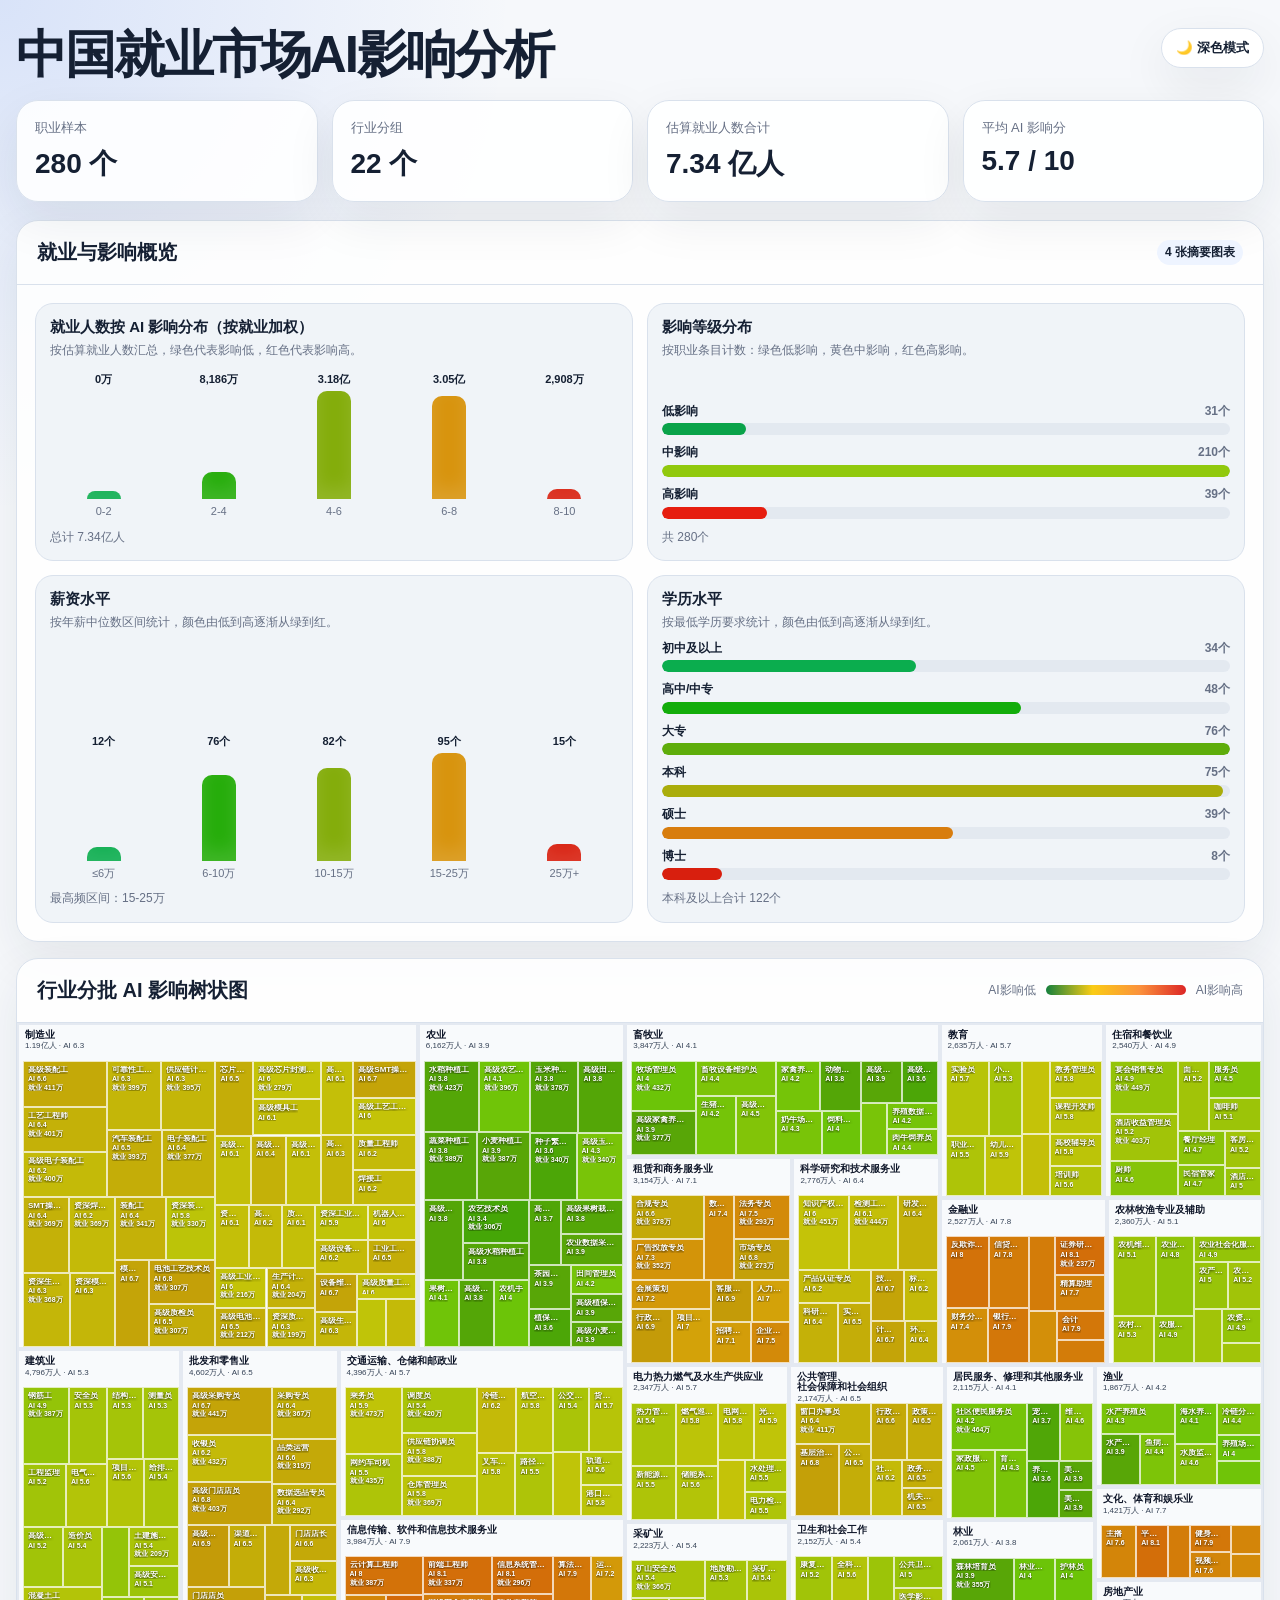
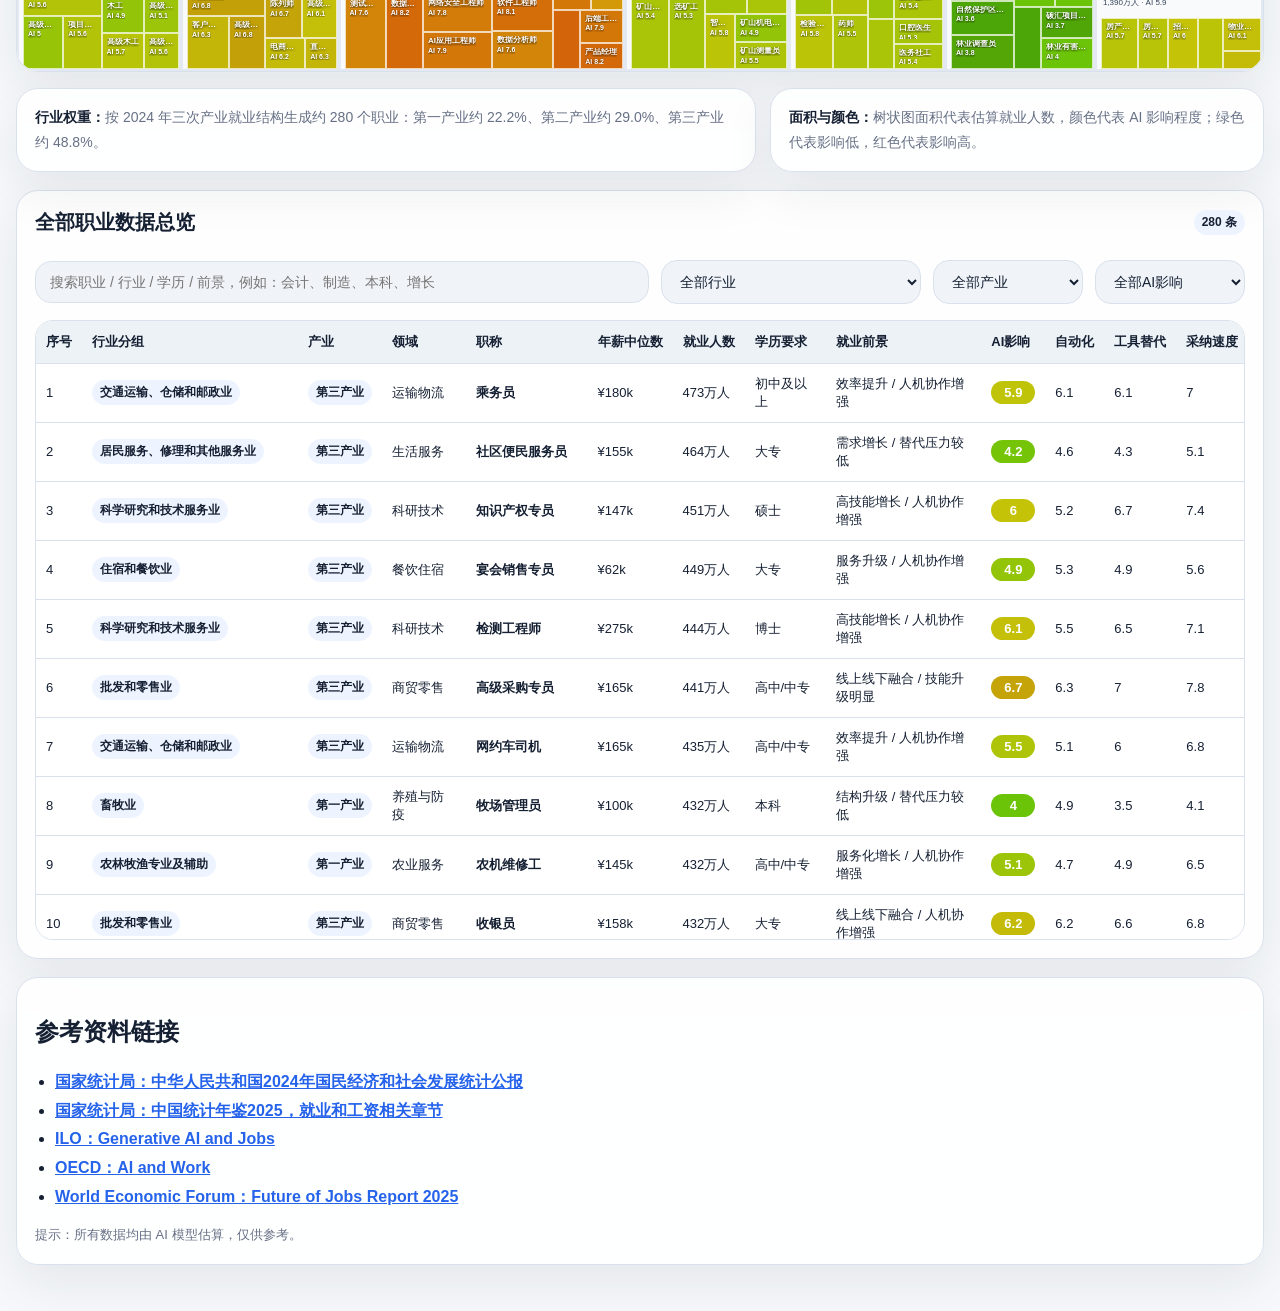
<file: 中国就业市场ai影响分析_合并定稿版 2.html>
<!DOCTYPE html>
<html lang="zh-CN">
<head>
<meta charset="UTF-8" />
<meta name="viewport" content="width=device-width, initial-scale=1.0" />
<title>中国就业市场AI影响分析</title>
<style>
:root{--bg:#f6f8fb;--panel:#fff;--panel2:#f0f4f8;--text:#152033;--muted:#667085;--border:#d9e1ec;--shadow:0 18px 50px rgba(20,32,51,.08);--accent:#2563eb;--chip:#eef4ff;--head:#edf2f7;--cat:rgba(255,255,255,.58);--catText:#0f172a;--catSubText:#334155;--catShadow:0 1px 2px rgba(255,255,255,.95),0 0 4px rgba(255,255,255,.7)}body.dark{--bg:#0b1020;--panel:#121a2c;--panel2:#19243a;--text:#eef4ff;--muted:#a8b3c7;--border:#2a3955;--shadow:0 20px 60px rgba(0,0,0,.28);--accent:#60a5fa;--chip:#1d2c4c;--head:#1d2940;--cat:rgba(10,18,34,.54);--catText:#fff;--catSubText:#e5edff;--catShadow:0 1px 3px rgba(0,0,0,.8)}*{box-sizing:border-box}body{margin:0;font-family:-apple-system,BlinkMacSystemFont,"Segoe UI","PingFang SC","Microsoft YaHei",sans-serif;color:var(--text);background:radial-gradient(circle at top left,rgba(37,99,235,.14),transparent 32rem),var(--bg)}.page{width:min(1480px,calc(100vw - 32px));margin:auto;padding:28px 0 46px}header{display:flex;justify-content:space-between;gap:18px;align-items:flex-start;margin-bottom:18px}h1{margin:0;font-size:clamp(30px,4vw,52px);letter-spacing:-.04em;line-height:1.05}.theme{border:1px solid var(--border);background:var(--panel);color:var(--text);border-radius:999px;padding:10px 14px;box-shadow:var(--shadow);cursor:pointer;font-weight:800;white-space:nowrap}.grid{display:grid;grid-template-columns:repeat(4,1fr);gap:14px;margin:18px 0}.card{background:color-mix(in srgb,var(--panel) 88%,transparent);border:1px solid var(--border);border-radius:22px;box-shadow:var(--shadow)}.stat{padding:18px}.label{color:var(--muted);font-size:13px;margin-bottom:8px}.value{font-size:28px;font-weight:900}.head{display:flex;align-items:center;justify-content:space-between;gap:12px;padding:18px 20px;border-bottom:1px solid var(--border)}.head h2{margin:0;font-size:20px;writing-mode:horizontal-tb}.tag{display:inline-flex;border-radius:999px;padding:4px 8px;background:var(--chip);font-weight:800;font-size:12px;white-space:nowrap}.legend{display:flex;gap:10px;align-items:center;color:var(--muted);font-size:12px;white-space:nowrap}.bar{width:140px;height:10px;border-radius:999px;background:linear-gradient(90deg,#15803d,#facc15,#fb923c,#dc2626)}.chart-section{margin:0 0 16px}.chart-grid{display:grid;grid-template-columns:repeat(2,minmax(0,1fr));gap:14px;padding:18px}.chart-card{border:1px solid var(--border);background:var(--panel2);border-radius:18px;padding:14px;min-height:235px;display:flex;flex-direction:column}.chart-card h3{margin:0 0 4px;font-size:15px;line-height:1.25}.chart-sub{color:var(--muted);font-size:12px;line-height:1.5;margin-bottom:10px}.chart-foot{margin-top:10px;color:var(--muted);font-size:12px;line-height:1.45}.vchart{display:flex;align-items:flex-end;gap:8px;height:150px;margin-top:auto}.vcol{flex:1;min-width:0;display:flex;flex-direction:column;align-items:center;justify-content:flex-end;gap:6px}.vnum{font-size:11px;font-weight:800;color:var(--text);line-height:1;text-align:center}.vbar-wrap{height:108px;display:flex;align-items:flex-end;width:100%;justify-content:center}.vbar{width:min(34px,100%);border-radius:10px 10px 0 0;box-shadow:inset 0 -10px 18px rgba(255,255,255,.12)}.vlabel{font-size:11px;color:var(--muted);text-align:center;line-height:1.2;word-break:break-word}.hchart{display:grid;gap:10px;margin-top:auto}.hrow{display:grid;gap:4px}.hmeta{display:flex;justify-content:space-between;gap:10px;font-size:12px;line-height:1.3}.hmeta span:first-child{color:var(--text);font-weight:700}.hmeta span:last-child{color:var(--muted);font-weight:800}.htrack{height:12px;border-radius:999px;background:color-mix(in srgb,var(--border) 55%,transparent);overflow:hidden}.hfill{height:100%;border-radius:999px}#treemap{position:relative;width:100%;height:min(72vh,800px);min-height:560px;background:var(--panel2);overflow:hidden;border-radius:0 0 22px 22px}.cat{position:absolute;border:2px solid color-mix(in srgb,var(--border) 72%,white 28%);background:var(--cat);overflow:hidden}.cat-label{position:absolute;left:6px;top:5px;right:6px;z-index:4;pointer-events:none;line-height:1.08}.cat-label b{display:block;max-width:100%;overflow:visible;text-overflow:clip;white-space:normal;word-break:keep-all;font-size:10px;line-height:1.08;color:var(--catText);text-shadow:var(--catShadow)}.cat-label span{display:block;margin-top:2px;font-size:8px;line-height:1.05;color:var(--catSubText);text-shadow:var(--catShadow)}.cat.small-cat .cat-label b{font-size:8px}.cat.small-cat .cat-label span{font-size:6.5px}.tile{position:absolute;border:1px solid rgba(255,255,255,.72);overflow:hidden;color:#fff;cursor:pointer;transition:.12s}.tile:hover,.tile.selected{transform:scale(1.018);z-index:8;filter:brightness(1.08);box-shadow:0 10px 28px rgba(0,0,0,.2);outline:2px solid rgba(255,255,255,.85)}.tile-top{position:absolute;left:4px;top:4px;right:4px;display:grid;gap:1px;pointer-events:none;max-height:calc(100% - 8px);overflow:hidden}.tile-title,.tile-score,.tile-emp{width:fit-content;max-width:100%;padding:0;background:transparent;overflow:hidden;text-overflow:ellipsis;white-space:nowrap;font-size:8px;font-weight:900;line-height:1.08;text-shadow:0 1px 3px rgba(0,0,0,.82)}.tile-score,.tile-emp{font-size:7px}.tooltip{position:fixed;pointer-events:none;z-index:20;width:270px;background:rgba(15,23,42,.94);color:white;border:1px solid rgba(255,255,255,.15);border-radius:16px;padding:12px;box-shadow:0 18px 45px rgba(0,0,0,.25);font-size:12px;line-height:1.6;opacity:0;transform:translateY(6px);transition:.08s}.tooltip.show{opacity:1;transform:translateY(0)}.tooltip strong{display:block;font-size:15px;margin-bottom:4px}.side-detail{position:fixed;z-index:60;width:min(330px,calc(100vw - 24px));max-height:min(72vh,620px);overflow:auto;display:none;background:var(--panel);color:var(--text);border:1px solid var(--border);border-radius:20px;box-shadow:0 24px 70px rgba(0,0,0,.32);padding:14px}.side-detail.show{display:block}.side-head{display:flex;justify-content:space-between;gap:8px;align-items:flex-start;border-bottom:1px solid var(--border);padding-bottom:10px;margin-bottom:10px}.side-kicker{color:var(--muted);font-size:12px;margin-bottom:4px;line-height:1.4}.side-title{font-size:19px;font-weight:950;line-height:1.22;letter-spacing:-.02em}.side-close{flex:0 0 auto;width:30px;height:30px;border:1px solid var(--border);border-radius:999px;background:var(--panel2);color:var(--text);cursor:pointer;font-size:17px}.mini-grid{display:grid;grid-template-columns:1fr 1fr;gap:8px;margin:10px 0}.mini-stat{border:1px solid var(--border);border-radius:14px;background:var(--panel2);padding:8px}.mini-stat span{display:block;color:var(--muted);font-size:11px}.mini-stat b{display:block;margin-top:3px;font-size:15px}.side-section{padding-top:10px;margin-top:10px;border-top:1px solid var(--border);font-size:13px;line-height:1.65}.side-section h4{margin:0 0 6px;font-size:14px}.side-section p{margin:0}.impact-list{padding-left:18px;margin:6px 0 0}.impact-list li{margin:5px 0}.notes{display:grid;grid-template-columns:1.2fr .8fr;gap:14px;margin:16px 0}.note-box{padding:16px 18px;color:var(--muted);line-height:1.8;font-size:14px}.note-box b{color:var(--text)}.bottom{margin-top:18px;padding:18px}.search-row{display:grid;grid-template-columns:1fr auto auto auto;gap:12px;align-items:center;margin:12px 0 16px}.search,.select{width:100%;border:1px solid var(--border);background:var(--panel2);color:var(--text);border-radius:16px;padding:12px 14px;outline:none;font-size:14px}.select{min-width:150px}.table-wrap{max-height:620px;overflow:auto;border:1px solid var(--border);border-radius:18px;background:var(--panel)}table{width:100%;min-width:1360px;border-collapse:collapse;font-size:13px}th{position:sticky;top:0;z-index:1;background:var(--head);text-align:left;padding:12px 10px;border-bottom:1px solid var(--border);white-space:nowrap}td{padding:11px 10px;border-bottom:1px solid var(--border);vertical-align:middle}tbody tr{cursor:pointer}tbody tr:hover{background:color-mix(in srgb,var(--accent) 8%,transparent)}.pill{display:inline-flex;min-width:44px;justify-content:center;border-radius:999px;padding:4px 8px;color:#fff;font-weight:900}.action{color:var(--accent);font-weight:900;white-space:nowrap}.refs{margin-top:18px;padding:18px}.refs ul{margin:10px 0 0;padding-left:20px;line-height:1.8}.refs a{color:var(--accent);font-weight:800}.refs-tip{margin:12px 0 0;color:var(--muted);font-size:13px;line-height:1.7}@media(max-width:1100px){.search-row{grid-template-columns:1fr 1fr}.grid{grid-template-columns:repeat(2,1fr)}}@media(max-width:980px){header{flex-direction:column}.notes{grid-template-columns:1fr}.chart-grid{grid-template-columns:1fr}}@media(max-width:620px){.page{width:min(100vw - 16px,1480px);padding-top:14px}.grid{grid-template-columns:1fr;gap:10px}.stat{padding:12px}.value{font-size:24px}.head{align-items:flex-start;flex-direction:column}.chart-grid{padding:8px}.chart-card{min-height:auto;padding:10px;border-radius:16px}.chart-card h3{font-size:12.5px;line-height:1.18;margin-bottom:4px}.chart-sub{display:none}.chart-foot{font-size:10px;line-height:1.25;margin-top:8px}.vchart{height:112px;gap:6px}.vbar-wrap{height:72px}.vnum{font-size:8px;line-height:1.05}.vlabel{font-size:9px;line-height:1.08}.hmeta{font-size:10px}.htrack{height:10px}.treemap-head{gap:6px;padding:12px 12px 8px}.treemap-head h2{font-size:13px;line-height:1.15;width:100%;white-space:normal}.legend{width:100%;font-size:10px;gap:5px;justify-content:flex-start;overflow:hidden}.bar{width:84px;height:7px;flex:0 0 84px}#treemap{height:58vh;min-height:460px}.cat-label{left:2px;top:2px;right:2px;line-height:.92}.cat-label b{font-size:4.6px;line-height:.92;max-height:9px;overflow:hidden}.cat-label span{display:block;font-size:3.2px;line-height:.92;margin-top:0;opacity:.82;max-height:4px;overflow:hidden}.cat.small-cat .cat-label b{font-size:4px;max-height:7px}.cat.small-cat .cat-label span{display:none}.tile-top{left:2px;top:2px;right:2px;gap:0}.tile-title{font-size:5.5px;line-height:1}.tile-score,.tile-emp{font-size:4.8px;line-height:1}.note-box{font-size:12px;padding:12px}.bottom{margin-top:12px;padding:10px;border-radius:16px}.bottom .head{flex-direction:row!important;align-items:center!important;justify-content:space-between!important}.bottom .head h2{font-size:16px}.bottom .tag{font-size:10px;padding:3px 7px}.search-row{grid-template-columns:1fr;margin:8px 0 10px}.search,.select{font-size:12px;padding:9px 10px;border-radius:12px}.table-wrap{max-height:38vh;border-radius:12px;border:none;background:transparent;overflow:auto}.table-wrap table{min-width:0;width:100%;font-size:11px;border-collapse:separate;border-spacing:0 8px}.table-wrap thead{display:none}.table-wrap tbody,.table-wrap tr,.table-wrap td{display:block}.table-wrap tr{background:var(--panel);border:1px solid var(--border);border-radius:12px;padding:8px;box-shadow:0 8px 22px rgba(20,32,51,.06)}.table-wrap td{border:0;padding:3px 0}.table-wrap td:nth-child(1),.table-wrap td:nth-child(3),.table-wrap td:nth-child(4),.table-wrap td:nth-child(8),.table-wrap td:nth-child(9),.table-wrap td:nth-child(11),.table-wrap td:nth-child(12),.table-wrap td:nth-child(13),.table-wrap td:nth-child(14),.table-wrap td:nth-child(15){display:none}.table-wrap td:nth-child(2)::before{content:"行业：";color:var(--muted);font-weight:700}.table-wrap td:nth-child(5)::before{content:"职业：";color:var(--muted);font-weight:700}.table-wrap td:nth-child(6)::before{content:"年薪：";color:var(--muted);font-weight:700}.table-wrap td:nth-child(7)::before{content:"就业：";color:var(--muted);font-weight:700}.table-wrap td:nth-child(10)::before{content:"AI影响：";color:var(--muted);font-weight:700}.tag{font-size:9px;padding:2px 5px}.pill{min-width:30px;padding:2px 5px;font-size:10px}.side-detail{left:10px!important;right:10px!important;top:10px!important;width:auto!important;max-height:48vh!important;padding:9px!important;border-radius:16px!important;font-size:11px!important}.side-title{font-size:15px;line-height:1.15}.side-kicker{font-size:10px;line-height:1.25}.side-close{width:24px;height:24px;font-size:14px}.mini-grid{gap:5px;margin:7px 0}.mini-stat{padding:6px;border-radius:10px}.mini-stat span{font-size:9px}.mini-stat b{font-size:12px}.side-section{font-size:10.5px;line-height:1.45;padding-top:7px;margin-top:7px}.side-section h4{font-size:11.5px;margin-bottom:4px}.impact-list{padding-left:14px;margin-top:4px}.impact-list li{margin:3px 0}.refs{padding:12px}.refs h2{font-size:16px}}

@media(max-width:900px){#treemap{height:58vh;min-height:460px}.treemap-head{gap:6px;padding:12px 12px 8px}.treemap-head h2{font-size:15px;line-height:1.15}.legend{font-size:10px}.bar{width:84px;height:7px;flex:0 0 84px}.cat-label{left:2px!important;top:2px!important;right:2px!important;line-height:1!important;z-index:20!important;background:rgba(246,248,251,.72);border-radius:3px;padding:1px 2px;backdrop-filter:blur(2px);max-height:14px;overflow:hidden}.cat-label b{font-size:7px!important;line-height:1!important;max-height:9px!important;overflow:hidden!important;white-space:nowrap!important;text-overflow:ellipsis!important;color:#0f172a!important;text-shadow:0 1px 2px rgba(255,255,255,.9)!important}.cat-label span{display:none!important}.cat.small-cat .cat-label b{font-size:6px!important}.tile{z-index:1}.tile.selected,.tile:hover{z-index:30}}
</style>
</head>
<body>
<div class="page">
<header><div><h1>中国就业市场AI影响分析</h1></div><button class="theme" id="themeToggle">🌙 深色模式</button></header>
<section class="grid" id="statsGrid"></section>
<section class="card chart-section"><div class="head"><h2>就业与影响概览</h2><span class="tag">4 张摘要图表</span></div><div class="chart-grid" id="chartsPanel"></div></section>
<section class="card treemap-card"><div class="head treemap-head"><h2>行业分批 AI 影响树状图</h2><div class="legend"><span>AI影响低</span><span class="bar"></span><span>AI影响高</span></div></div><div id="treemap"></div></section>
<section class="notes"><div class="card note-box"><b>行业权重：</b>按 2024 年三次产业就业结构生成约 280 个职业：第一产业约 22.2%、第二产业约 29.0%、第三产业约 48.8%。</div><div class="card note-box"><b>面积与颜色：</b>树状图面积代表估算就业人数，颜色代表 AI 影响程度；绿色代表影响低，红色代表影响高。</div></section>
<section class="card bottom"><div class="head" style="padding:0 0 12px;border-bottom:none"><h2>全部职业数据总览</h2><span class="tag" id="tableCount">280 条</span></div><div class="search-row"><input id="searchInput" class="search" type="search" placeholder="搜索职业 / 行业 / 学历 / 前景，例如：会计、制造、本科、增长"><select id="industryFilter" class="select"><option value="">全部行业</option></select><select id="sectorFilter" class="select"><option value="">全部产业</option><option>第一产业</option><option>第二产业</option><option>第三产业</option></select><select id="riskFilter" class="select"><option value="">全部AI影响</option><option value="high">高影响 7-10</option><option value="mid">中影响 4-6.9</option><option value="low">低影响 0-3.9</option></select></div><div class="table-wrap"><table><thead><tr><th>序号</th><th>行业分组</th><th>产业</th><th>领域</th><th>职称</th><th>年薪中位数</th><th>就业人数</th><th>学历要求</th><th>就业前景</th><th>AI影响</th><th>自动化</th><th>工具替代</th><th>采纳速度</th><th>物理/社交</th><th>操作</th></tr></thead><tbody id="tableBody"></tbody></table></div></section>
<section class="card refs"><h2>参考资料链接</h2><ul><li><a target="_blank" href="https://www.stats.gov.cn/sj/zxfb/202502/t20250228_1958817.html">国家统计局：中华人民共和国2024年国民经济和社会发展统计公报</a></li><li><a target="_blank" href="https://www.stats.gov.cn/sj/ndsj/2025/indexch.htm">国家统计局：中国统计年鉴2025，就业和工资相关章节</a></li><li><a target="_blank" href="https://www.ilo.org/publications/generative-ai-and-jobs-global-analysis-potential-effects-job-quantity-and">ILO：Generative AI and Jobs</a></li><li><a target="_blank" href="https://www.oecd.org/employment/ai-and-work/">OECD：AI and Work</a></li><li><a target="_blank" href="https://www.weforum.org/publications/the-future-of-jobs-report-2025/">World Economic Forum：Future of Jobs Report 2025</a></li></ul><p class="refs-tip">提示：所有数据均由 AI 模型估算，仅供参考。</p></section>
</div>
<div class="tooltip" id="tooltip"></div>
<div class="side-detail" id="sideDetail" aria-live="polite"></div>
<script>
const sectorTotals={"第一产业":16298,"第二产业":21275,"第三产业":35866};
const industryTargets=[
{industry:"农业",sector:"第一产业",count:22,field:"种植与农技",jobs:["水稻种植工","小麦种植工","玉米种植工","蔬菜种植工","果树栽培工","茶园管理员","农艺技术员","田间管理员","植保无人机操作员","种子繁育员","农机手","农业数据采集员"],income:[42000,105000],edu:["初中及以上","高中/中专","大专","本科"],outlook:"稳中有增",auto:4.1,tool:3.8,adopt:4.5,physical:7.8},
{industry:"林业",sector:"第一产业",count:8,field:"林业生态",jobs:["护林员","森林培育员","苗木培育员","林业调查员","林业有害生物防治员","自然保护区巡护员","碳汇项目助理","林业技术员"],income:[46000,115000],edu:["初中及以上","高中/中专","大专","本科"],outlook:"政策支撑",auto:3.8,tool:4.2,adopt:4.4,physical:7.3},
{industry:"畜牧业",sector:"第一产业",count:14,field:"养殖与防疫",jobs:["生猪养殖员","肉牛饲养员","家禽养殖员","饲料配方员","动物防疫员","牧场管理员","奶牛场技术员","养殖数据管理员","兽医助理","畜牧设备维护员"],income:[48000,125000],edu:["初中及以上","高中/中专","大专","本科"],outlook:"结构升级",auto:4.5,tool:4.1,adopt:4.8,physical:7.4},
{industry:"渔业",sector:"第一产业",count:8,field:"水产养殖",jobs:["水产养殖员","鱼病防治员","海水养殖技术员","捕捞船员","水产质检员","养殖场管理员","水质监测员","冷链分拣员"],income:[50000,130000],edu:["初中及以上","高中/中专","大专","本科"],outlook:"品质化增长",auto:4.4,tool:4.3,adopt:4.8,physical:7.2},
{industry:"农林牧渔专业及辅助",sector:"第一产业",count:10,field:"农业服务",jobs:["农业社会化服务员","农产品质检员","农资销售顾问","农机维修工","农村电商运营","农产品经纪人","农服调度员","农业保险查勘员","乡村规划助理","合作社管理员"],income:[52000,150000],edu:["高中/中专","大专","本科"],outlook:"服务化增长",auto:5.1,tool:5.5,adopt:5.8,physical:6.2},
{industry:"采矿业",sector:"第二产业",count:8,field:"能源矿产",jobs:["采矿技术员","矿山安全员","地质勘探员","矿山机电维修工","选矿工","矿山调度员","智能矿山巡检员","矿山测量员"],income:[75000,220000],edu:["高中/中专","大专","本科"],outlook:"安全智能化",auto:5.4,tool:5.8,adopt:6.2,physical:7.0},
{industry:"制造业",sector:"第二产业",count:44,field:"工业制造",jobs:["装配工","数控机床操作员","质检员","生产计划员","工业工程技术员","模具工","焊接工","设备维修工","SMT操作员","电子装配工","芯片封测技术员","工艺工程师","质量工程师","电池工艺技术员","汽车装配工","机器人调试员","供应链计划员","可靠性工程师"],income:[60000,260000],edu:["初中及以上","高中/中专","大专","本科","硕士"],outlook:"自动化升级",auto:6.4,tool:6.2,adopt:7.0,physical:5.4},
{industry:"电力热力燃气及水生产供应业",sector:"第二产业",count:9,field:"能源公用事业",jobs:["电气运行值班员","电网调度员","新能源运维工程师","燃气巡检员","水处理技术员","热力管网维护员","电力检修工","光伏运维员","储能系统技术员"],income:[72000,230000],edu:["高中/中专","大专","本科","硕士"],outlook:"新能源带动",auto:5.5,tool:6.1,adopt:6.7,physical:6.4},
{industry:"建筑业",sector:"第二产业",count:20,field:"建筑工程",jobs:["土建施工员","钢筋工","木工","混凝土工","安全员","造价员","测量员","项目资料员","BIM建模员","结构工程师","给排水工程师","电气工程师","工程监理","项目经理"],income:[62000,260000],edu:["初中及以上","高中/中专","大专","本科","硕士"],outlook:"存量转型",auto:5.2,tool:6.0,adopt:5.8,physical:6.6},
{industry:"批发和零售业",sector:"第三产业",count:18,field:"商贸零售",jobs:["门店店员","收银员","采购专员","品类运营","陈列师","门店店长","电商运营","客服专员","直播运营","数据选品专员","渠道经理","客户成功经理"],income:[50000,190000],edu:["高中/中专","大专","本科"],outlook:"线上线下融合",auto:6.7,tool:7.1,adopt:7.2,physical:5.0},
{industry:"交通运输、仓储和邮政业",sector:"第三产业",count:14,field:"运输物流",jobs:["网约车司机","公交司机","货车司机","调度员","轨道交通站务员","乘务员","港口操作员","航空地勤","物流调度员","仓库管理员","路径规划专员","冷链运维员","叉车司机","供应链协调员"],income:[56000,185000],edu:["初中及以上","高中/中专","大专","本科"],outlook:"效率提升",auto:5.9,tool:5.9,adopt:6.5,physical:6.6},
{industry:"住宿和餐饮业",sector:"第三产业",count:10,field:"餐饮住宿",jobs:["厨师","面点师","服务员","酒店前台","客房管理员","餐厅经理","咖啡师","民宿管家","宴会销售专员","酒店收益管理员"],income:[48000,160000],edu:["初中及以上","高中/中专","大专","本科"],outlook:"服务升级",auto:4.8,tool:5.1,adopt:5.7,physical:7.0},
{industry:"信息传输、软件和信息技术服务业",sector:"第三产业",count:14,field:"信息技术",jobs:["软件工程师","前端工程师","后端工程师","测试工程师","数据分析师","算法工程师","数据工程师","AI应用工程师","产品经理","网络安全工程师","运维工程师","云计算工程师","数据标注主管","信息系统管理员"],income:[100000,480000],edu:["大专","本科","硕士","博士"],outlook:"结构性增长",auto:7.0,tool:8.3,adopt:8.7,physical:2.7},
{industry:"金融业",sector:"第三产业",count:10,field:"金融财经",jobs:["银行柜员","客户经理","信贷审核员","保险代理人","理财顾问","证券研究助理","反欺诈分析员","精算助理","会计","财务分析师"],income:[70000,330000],edu:["大专","本科","硕士"],outlook:"智能化分化",auto:7.6,tool:8.0,adopt:8.0,physical:3.0},
{industry:"房地产业",sector:"第三产业",count:6,field:"地产服务",jobs:["房产经纪人","物业管理员","资产运营专员","招商专员","房产估价助理","楼宇管家"],income:[58000,220000],edu:["高中/中专","大专","本科"],outlook:"存量服务转型",auto:5.6,tool:6.2,adopt:6.0,physical:5.3},
{industry:"租赁和商务服务业",sector:"第三产业",count:12,field:"商务服务",jobs:["行政专员","人力资源专员","招聘顾问","企业咨询助理","市场专员","广告投放专员","法务专员","合规专员","会展策划","客服主管","数据运营专员","项目助理"],income:[62000,260000],edu:["大专","本科","硕士"],outlook:"专业化增长",auto:7.0,tool:7.7,adopt:7.4,physical:3.9},
{industry:"科学研究和技术服务业",sector:"第三产业",count:10,field:"科研技术",jobs:["科研助理","实验室技术员","知识产权专员","检测工程师","计量工程师","技术咨询顾问","产品认证专员","研发工程师","环境评估师","标准化工程师"],income:[76000,320000],edu:["大专","本科","硕士","博士"],outlook:"高技能增长",auto:6.0,tool:7.2,adopt:7.0,physical:4.9},
{industry:"教育",sector:"第三产业",count:10,field:"教育培训",jobs:["小学教师","中学教师","幼儿教师","职业教育讲师","高校辅导员","教务管理员","课程开发师","培训师","学习规划师","实验员"],income:[60000,240000],edu:["大专","本科","硕士","博士"],outlook:"质量升级",auto:5.4,tool:6.8,adopt:6.4,physical:6.5},
{industry:"卫生和社会工作",sector:"第三产业",count:10,field:"医疗健康",jobs:["护士","全科医生","口腔医生","药师","医学影像技师","检验技师","康复治疗师","公共卫生专员","健康管理师","医务社工"],income:[65000,360000],edu:["大专","本科","硕士","博士"],outlook:"长期增长",auto:5.0,tool:6.4,adopt:6.3,physical:7.0},
{industry:"文化、体育和娱乐业",sector:"第三产业",count:7,field:"文化传媒",jobs:["平面设计师","视频剪辑师","文案策划","新媒体运营","摄影师","主播","健身教练","编导","内容审核员"],income:[60000,260000],edu:["高中/中专","大专","本科","硕士"],outlook:"AI重塑",auto:7.5,tool:8.3,adopt:7.8,physical:3.8},
{industry:"公共管理、社会保障和社会组织",sector:"第三产业",count:8,field:"公共服务",jobs:["窗口办事员","行政审批专员","政务热线客服","公共项目专员","政策研究助理","机关文秘","基层治理专员","社保专员"],income:[56000,185000],edu:["大专","本科","硕士"],outlook:"数字政务升级",auto:6.5,tool:7.0,adopt:7.0,physical:4.9},
{industry:"居民服务、修理和其他服务业",sector:"第三产业",count:8,field:"生活服务",jobs:["家政服务员","养老护理员","育婴师","美容师","美发师","维修师傅","宠物护理师","社区便民服务员"],income:[48000,170000],edu:["初中及以上","高中/中专","大专"],outlook:"需求增长",auto:3.9,tool:4.5,adopt:4.9,physical:7.6}
];
function seededRandom(seed){let x=Math.sin(seed)*10000;return x-Math.floor(x)}function clamp(v,min,max){return Math.max(min,Math.min(max,v))}function jitter(base,index,spread=1.2){return clamp(base+(seededRandom(index*19.37)-.5)*spread,0,10)}function money(v){return "¥"+Math.round(v/1000).toLocaleString("zh-CN")+"k"}function people(v){return v.toLocaleString("zh-CN")+"万人"}function fmtPeopleShort(v){return v>=10000?`${(v/10000).toFixed(2)}亿`:`${Math.round(v).toLocaleString("zh-CN")}万`}function colorForScore(s){const hue=Math.max(4,145-s*14.2);const light=s>=7?43:s>=4?40:34;return `hsl(${hue},92%,${light}%)`}function degreeColor(index,total){const ratio=total<=1?0:index/(total-1);const hue=145-ratio*140;return `hsl(${hue},88%,${ratio>.62?45:36}%)`}function outlookText(base,score){if(score>=7.8)return base+" / 岗位重构快";if(score>=6.5)return base+" / 技能升级明显";if(score>=4.5)return base+" / 人机协作增强";return base+" / 替代压力较低"}
function generate(){const records=[];let id=1;const sectorCounts=industryTargets.reduce((m,t)=>{m[t.sector]=(m[t.sector]||0)+t.count;return m},{});industryTargets.forEach(target=>{const industryTotal=sectorTotals[target.sector]*(target.count/sectorCounts[target.sector]);for(let i=0;i<target.count;i++){const base=target.jobs[i%target.jobs.length];const prefixes=["","高级","资深","数字化","智能化","区域","现场","平台","综合","项目","初级","高级"];const prefix=prefixes[Math.floor(i/target.jobs.length)%prefixes.length];const title=(prefix&&!base.includes(prefix)?prefix:"")+base;const automation=Number(jitter(target.auto,id,1.6).toFixed(1));const aiTool=Number(jitter(target.tool,id+7,1.6).toFixed(1));const adoption=Number(jitter(target.adopt,id+13,1.5).toFixed(1));const physicalSocial=Number(jitter(target.physical,id+23,1.4).toFixed(1));const aiScore=Number(clamp(automation*.35+aiTool*.25+adoption*.25+(10-physicalSocial)*.15,0,10).toFixed(1));const income=Math.round((target.income[0]+seededRandom(id*5.91)*(target.income[1]-target.income[0]))/1000)*1000;const jobFactor=title.includes("员")||title.includes("工")||title.includes("司机")||title.includes("店员")||title.includes("服务员")?1.25:.85;const raw=industryTotal/target.count*(.55+seededRandom(id*3.17)*1.15)*jobFactor;records.push({id,industry:target.industry,sector:target.sector,field:target.field,title,income,employmentRaw:raw,employment:Math.max(2,Math.round(raw)),education:target.edu[Math.floor(seededRandom(id*8.33)*target.edu.length)],outlook:outlookText(target.outlook,aiScore),aiScore,automation,aiTool,adoption,physicalSocial});id++}});Object.keys(sectorTotals).forEach(sector=>{const items=records.filter(r=>r.sector===sector);const sum=items.reduce((s,r)=>s+r.employmentRaw,0);const factor=sectorTotals[sector]/sum;items.forEach(r=>r.employment=Math.max(1,Math.round(r.employmentRaw*factor)))});return records.sort((a,b)=>b.employment-a.employment)}
const occupations=generate(),tooltip=document.getElementById("tooltip"),sideDetail=document.getElementById("sideDetail"),chartsPanel=document.getElementById("chartsPanel");
function classifyImpact(score){return score>=7?"高影响":score>=4?"中影响":"低影响"}function fmtCount(v){return `${v.toLocaleString("zh-CN")}个`}function verticalChart(labels,values,formatter,colors){const max=Math.max(...values,1);return `<div class="vchart">${labels.map((label,i)=>{const h=Math.max(8,values[i]/max*100);const color=colors?colors[i]:degreeColor(i,labels.length);return `<div class="vcol"><div class="vnum">${formatter(values[i])}</div><div class="vbar-wrap"><div class="vbar" style="height:${h}%;background:${color}"></div></div><div class="vlabel">${label}</div></div>`}).join("")}</div>`}function horizontalChart(labels,values,formatter,colors){const max=Math.max(...values,1);return `<div class="hchart">${labels.map((label,i)=>{const color=colors?colors[i]:degreeColor(i,labels.length);return `<div class="hrow"><div class="hmeta"><span>${label}</span><span>${formatter(values[i])}</span></div><div class="htrack"><div class="hfill" style="width:${Math.max(6,values[i]/max*100)}%;background:${color}"></div></div></div>`}).join("")}</div>`}
function renderCharts(){const aiBins=[{label:"0-2",min:0,max:2},{label:"2-4",min:2,max:4},{label:"4-6",min:4,max:6},{label:"6-8",min:6,max:8},{label:"8-10",min:8,max:10.01}];const weightedEmployment=aiBins.map(bin=>occupations.filter(d=>d.aiScore>=bin.min&&d.aiScore<bin.max).reduce((s,d)=>s+d.employment,0));const levelLabels=["低影响","中影响","高影响"];const levelCounts=levelLabels.map(label=>occupations.filter(d=>classifyImpact(d.aiScore)===label).length);const salaryBands=[{label:"≤6万",test:v=>v<60000},{label:"6-10万",test:v=>v>=60000&&v<100000},{label:"10-15万",test:v=>v>=100000&&v<150000},{label:"15-25万",test:v=>v>=150000&&v<250000},{label:"25万+",test:v=>v>=250000}];const salaryValues=salaryBands.map(bin=>occupations.filter(d=>bin.test(d.income)).length);const eduLabels=["初中及以上","高中/中专","大专","本科","硕士","博士"];const eduValues=eduLabels.map(label=>occupations.filter(d=>d.education===label).length);const greenToRed5=aiBins.map((_,i)=>degreeColor(i,aiBins.length));const greenYellowRed=["hsl(145,88%,34%)","hsl(78,88%,42%)","hsl(4,88%,48%)"];const salaryColors=salaryBands.map((_,i)=>degreeColor(i,salaryBands.length));const eduColors=eduLabels.map((_,i)=>degreeColor(i,eduLabels.length));chartsPanel.innerHTML=[{title:"就业人数按 AI 影响分布（按就业加权）",sub:"按估算就业人数汇总，绿色代表影响低，红色代表影响高。",body:verticalChart(aiBins.map(b=>b.label),weightedEmployment,fmtPeopleShort,greenToRed5),foot:`总计 ${fmtPeopleShort(weightedEmployment.reduce((a,b)=>a+b,0))}人`},{title:"影响等级分布",sub:"按职业条目计数：绿色低影响，黄色中影响，红色高影响。",body:horizontalChart(levelLabels,levelCounts,fmtCount,greenYellowRed),foot:`共 ${fmtCount(levelCounts.reduce((a,b)=>a+b,0))}`},{title:"薪资水平",sub:"按年薪中位数区间统计，颜色由低到高逐渐从绿到红。",body:verticalChart(salaryBands.map(b=>b.label),salaryValues,fmtCount,salaryColors),foot:`最高频区间：${salaryBands[salaryValues.indexOf(Math.max(...salaryValues))].label}`},{title:"学历水平",sub:"按最低学历要求统计，颜色由低到高逐渐从绿到红。",body:horizontalChart(eduLabels,eduValues,fmtCount,eduColors),foot:`本科及以上合计 ${fmtCount(eduValues.slice(3).reduce((a,b)=>a+b,0))}`}].map(card=>`<article class="chart-card"><h3>${card.title}</h3><div class="chart-sub">${card.sub}</div>${card.body}<div class="chart-foot">${card.foot}</div></article>`).join("")}
function renderStats(){const total=occupations.reduce((s,d)=>s+d.employment,0),avg=occupations.reduce((s,d)=>s+d.aiScore,0)/occupations.length;document.getElementById("statsGrid").innerHTML=[{label:"职业样本",value:occupations.length+" 个"},{label:"行业分组",value:industryTargets.length+" 个"},{label:"估算就业人数合计",value:(total/10000).toFixed(2)+" 亿人"},{label:"平均 AI 影响分",value:avg.toFixed(1)+" / 10"}].map(i=>`<article class="card stat"><div class="label">${i.label}</div><div class="value">${i.value}</div></article>`).join("")}
function groupByIndustry(){return industryTargets.map(c=>{const items=occupations.filter(d=>d.industry===c.industry).sort((a,b)=>b.employment-a.employment);return{industry:c.industry,sector:c.sector,items,value:items.reduce((s,d)=>s+d.employment,0),avg:items.reduce((s,d)=>s+d.aiScore,0)/items.length,count:items.length}}).sort((a,b)=>b.value-a.value)}
function orderedBinary(items,x,y,w,h,valueKey="value"){if(!items.length)return[];if(items.length===1)return[{...items[0],x,y,w,h}];const sorted=[...items].sort((a,b)=>b[valueKey]-a[valueKey]);const total=sorted.reduce((s,i)=>s+i[valueKey],0);let acc=0,split=1,best=Infinity;for(let i=1;i<sorted.length;i++){acc+=sorted[i-1][valueKey];const diff=Math.abs(total/2-acc);if(diff<best){best=diff;split=i}}const left=sorted.slice(0,split),right=sorted.slice(split),lt=left.reduce((s,i)=>s+i[valueKey],0),ratio=lt/total;if(w>=h){const w1=w*ratio;return[...orderedBinary(left,x,y,w1,h,valueKey),...orderedBinary(right,x+w1,y,w-w1,h,valueKey)]}const h1=h*ratio;return[...orderedBinary(left,x,y,w,h1,valueKey),...orderedBinary(right,x,y+h1,w,h-h1,valueKey)]}
function renderTreemap(){closeSideDetail();const box=document.getElementById("treemap"),rect=box.getBoundingClientRect();const groups=groupByIndustry();const groupRects=orderedBinary(groups,0,0,rect.width,rect.height,"value");box.innerHTML="";groupRects.forEach(g=>{const cat=document.createElement("div");cat.className=`cat${(g.w<135||g.h<88)?" small-cat":""}`;cat.style.cssText=`left:${g.x}px;top:${g.y}px;width:${g.w}px;height:${g.h}px`;const isMobile=innerWidth<=900||rect.width<=820;const showMeta=!isMobile;const metaText=showMeta?`${fmtPeopleShort(g.value)}人 · AI ${g.avg.toFixed(1)}`:"";cat.innerHTML=`<div class="cat-label"><b title="${g.industry}">${g.industry}</b>${metaText?`<span>${metaText}</span>`:""}</div>`;const pad=4,labelH=isMobile?16:(g.h>90?36:26),innerX=pad,innerY=labelH,innerW=Math.max(0,g.w-pad*2),innerH=Math.max(0,g.h-labelH-pad);const itemRects=orderedBinary(g.items.map(i=>({...i,value:i.employment})),innerX,innerY,innerW,innerH,"value");itemRects.forEach(d=>{const area=d.w*d.h;const show=area>900&&d.w>30&&d.h>24;const showEmp=show&&area>1500&&d.w>46&&d.h>38;const shortTitle=d.title.length>8?d.title.slice(0,8)+"…":d.title;const tile=document.createElement("div");tile.className="tile";tile.setAttribute("role","button");tile.setAttribute("tabindex","0");tile.dataset.id=d.id;tile.style.cssText=`left:${d.x}px;top:${d.y}px;width:${d.w}px;height:${d.h}px;background:${colorForScore(d.aiScore)}`;tile.innerHTML=show?`<div class="tile-top"><div class="tile-title" title="${d.title}">${shortTitle}</div><div class="tile-score">AI ${d.aiScore}</div>${showEmp?`<div class="tile-emp">就业 ${d.employment}万</div>`:""}</div>`:"";tile.addEventListener("mousemove",e=>showTooltip(e,d));tile.addEventListener("mouseleave",hideTooltip);tile.addEventListener("click",e=>{e.stopPropagation();openSideDetail(d,tile)});tile.addEventListener("keydown",e=>{if(e.key==="Enter"||e.key===" "){e.preventDefault();openSideDetail(d,tile)}});cat.appendChild(tile)});box.appendChild(cat)})}
function showTooltip(e,d){tooltip.innerHTML=`<strong>${d.title}</strong><div>${d.sector} · ${d.industry} · ${d.field}</div><div>就业人数：${people(d.employment)}</div><div>年薪中位数：${money(d.income)}</div><div>学历要求：${d.education}</div><div>就业前景：${d.outlook}</div><div>AI影响：${d.aiScore}/10（自动化${d.automation}｜工具${d.aiTool}｜采纳${d.adoption}｜物理/社交${d.physicalSocial}）</div>`;tooltip.style.left=Math.min(e.clientX+14,innerWidth-290)+"px";tooltip.style.top=Math.min(e.clientY+14,innerHeight-220)+"px";tooltip.classList.add("show")}function hideTooltip(){tooltip.classList.remove("show")}
function impactLevel(s){return s>=7?"高影响：岗位内容会明显重构":s>=4?"中等影响：人机协作会增强":"低到中等影响：短期替代压力有限"}function titleDuty(t){if(t.includes("工程师"))return"方案设计、系统开发、技术测试、问题定位和跨团队协作";if(t.includes("员")||t.includes("工"))return"标准化执行、现场操作、质量检查、数据记录和流程配合";if(t.includes("经理")||t.includes("主管"))return"团队管理、流程协调、客户沟通、绩效跟踪和资源配置";if(t.includes("教师")||t.includes("讲师"))return"教学设计、课堂互动、学习反馈、测评辅导和课程改进";if(t.includes("医生")||t.includes("护士")||t.includes("药师"))return"诊疗支持、护理服务、风险识别、记录管理和患者沟通";return"信息处理、业务执行、客户沟通、流程协作和结果交付"}function automationText(s){return s>=7?"重复性文书、审核、标注、排程等任务容易被自动化。":s>=4?"部分流程可由 AI 辅助，但关键判断仍需要人工。":"工作高度依赖现场、经验或非标准动作，自动化空间较小。"}function toolText(s){return s>=7?"生成式 AI、数据分析工具和行业软件会直接改变产出方式。":s>=4?"AI 可提升检索、写作、分析、质检和沟通效率。":"AI 多作为辅助查询或记录工具，短期替代有限。"}function adoptionText(s){return s>=7?"行业数字化基础较好，AI 工具扩散速度快。":s>=4?"行业正在逐步采用智能工具，影响会渐进出现。":"行业采纳受现场条件、成本或制度限制，速度较慢。"}function physicalText(s){return s>=7?"大量依赖现场操作、身体技能或面对面服务，对替代形成缓冲。":s>=4?"仍需一定现场协作或人际沟通，AI 更偏辅助。":"工作主要是数字化信息任务，物理/强社交缓冲较弱。"}function advice(d){if(d.aiScore>=7)return"建议把 AI 作为核心工作工具：学习提示词、自动化流程、数据分析和行业软件集成，把竞争力转向复核、判断、客户沟通和复杂问题解决。";if(d.aiScore>=4)return"建议掌握常用 AI 工具，提高文档、表格、检索、质检、排程等效率，同时强化现场经验、沟通和业务判断。";return"建议关注智能设备和基础数字工具，但核心优势仍在现场技能、服务体验、责任心和专业经验。"}
function openSideDetail(d,anchor){document.querySelectorAll(".tile.selected").forEach(t=>t.classList.remove("selected"));if(anchor&&anchor.classList)anchor.classList.add("selected");hideTooltip();const impacts=[{name:"任务自动化潜力",score:d.automation,text:automationText(d.automation)},{name:"AI工具替代程度",score:d.aiTool,text:toolText(d.aiTool)},{name:"行业采纳速度",score:d.adoption,text:adoptionText(d.adoption)},{name:"物理/社交技能缓冲",score:d.physicalSocial,text:physicalText(d.physicalSocial)}];const strongest=impacts.map(i=>i.name==="物理/社交技能缓冲"?{...i,compareScore:10-i.score}:{...i,compareScore:i.score}).sort((a,b)=>b.compareScore-a.compareScore)[0];sideDetail.innerHTML=`<div class="side-head"><div><div class="side-kicker">${d.sector}<br>${d.industry} · ${d.field}</div><div class="side-title">${d.title}</div></div><button class="side-close" id="sideClose">×</button></div><div class="mini-grid"><div class="mini-stat"><span>AI影响评分</span><b>${d.aiScore}/10</b></div><div class="mini-stat"><span>就业人数</span><b>${people(d.employment)}</b></div><div class="mini-stat"><span>年薪中位数</span><b>${money(d.income)}</b></div><div class="mini-stat"><span>学历要求</span><b>${d.education}</b></div></div><div class="side-section" style="border-top:none;padding-top:0"><h4>职业介绍</h4><p>${d.title}属于${d.industry}行业，核心工作通常包括${titleDuty(d.title)}。当前就业前景判断为：${d.outlook}。</p></div><div class="side-section"><h4>AI主要影响</h4><p>综合判断为 <b>${impactLevel(d.aiScore)}</b>。影响最大的维度是：<b>${strongest.name}</b>。</p><ul class="impact-list">${impacts.map(i=>`<li><b>${i.name}：${i.score}/10。</b>${i.text}</li>`).join("")}</ul></div><div class="side-section"><h4>应对建议</h4><p>${advice(d)}</p></div>`;sideDetail.classList.add("show");positionSideDetail(anchor);document.getElementById("sideClose").addEventListener("click",closeSideDetail)}
function positionSideDetail(anchor){const r=anchor?anchor.getBoundingClientRect():document.getElementById("treemap").getBoundingClientRect();const gap=10,w=Math.min(330,innerWidth-24);sideDetail.style.width=w+"px";sideDetail.style.left="0px";sideDetail.style.top="0px";const h=sideDetail.offsetHeight||420;let left=r.right+gap;if(left+w>innerWidth-8)left=r.left-w-gap;if(left<8)left=Math.max(8,Math.min(r.left,innerWidth-w-8));let top=r.top;if(top+h>innerHeight-8)top=innerHeight-h-8;if(top<8)top=8;sideDetail.style.left=left+"px";sideDetail.style.top=top+"px"}
function closeSideDetail(){sideDetail.classList.remove("show");document.querySelectorAll(".tile.selected").forEach(t=>t.classList.remove("selected"))}
function bindRows(){document.querySelectorAll("#tableBody tr[data-id]").forEach(row=>{const d=occupations.find(i=>i.id===Number(row.dataset.id));row.addEventListener("click",()=>openSideDetail(d,row));row.addEventListener("keydown",e=>{if(e.key==="Enter"||e.key===" "){e.preventDefault();openSideDetail(d,row)}})})}
function renderTable(data){document.getElementById("tableCount").textContent=data.length+" 条";document.getElementById("tableBody").innerHTML=data.map((d,i)=>`<tr data-id="${d.id}" tabindex="0"><td>${i+1}</td><td><span class="tag">${d.industry}</span></td><td><span class="tag">${d.sector}</span></td><td>${d.field}</td><td><b>${d.title}</b></td><td>${money(d.income)}</td><td>${people(d.employment)}</td><td>${d.education}</td><td>${d.outlook}</td><td><span class="pill" style="background:${colorForScore(d.aiScore)}">${d.aiScore}</span></td><td>${d.automation}</td><td>${d.aiTool}</td><td>${d.adoption}</td><td>${d.physicalSocial}</td><td><span class="action">打开介绍</span></td></tr>`).join("");bindRows()}
function fillIndustryOptions(){document.getElementById("industryFilter").insertAdjacentHTML("beforeend",industryTargets.map(c=>`<option>${c.industry}</option>`).join(""))}
function filters(){const q=document.getElementById("searchInput").value.trim().toLowerCase(),industry=document.getElementById("industryFilter").value,sector=document.getElementById("sectorFilter").value,risk=document.getElementById("riskFilter").value;renderTable(occupations.filter(d=>{const blob=[d.industry,d.sector,d.field,d.title,d.education,d.outlook,d.aiScore].join(" ").toLowerCase();return(!q||blob.includes(q))&&(!industry||d.industry===industry)&&(!sector||d.sector===sector)&&(!risk||(risk==="high"&&d.aiScore>=7)||(risk==="mid"&&d.aiScore>=4&&d.aiScore<7)||(risk==="low"&&d.aiScore<4))}))}
document.getElementById("searchInput").addEventListener("input",filters);document.getElementById("industryFilter").addEventListener("change",filters);document.getElementById("sectorFilter").addEventListener("change",filters);document.getElementById("riskFilter").addEventListener("change",filters);document.getElementById("themeToggle").addEventListener("click",()=>{document.body.classList.toggle("dark");document.getElementById("themeToggle").textContent=document.body.classList.contains("dark")?"☀️ 浅色模式":"🌙 深色模式"});document.addEventListener("click",e=>{if(!sideDetail.contains(e.target)&&!e.target.closest(".tile")&&!e.target.closest("tbody tr"))closeSideDetail()});window.addEventListener("keydown",e=>{if(e.key==="Escape")closeSideDetail()});let resizeTimer;window.addEventListener("resize",()=>{clearTimeout(resizeTimer);resizeTimer=setTimeout(renderTreemap,120)});fillIndustryOptions();renderStats();renderCharts();renderTreemap();renderTable(occupations);
</script>
</body>
</html>
</file>
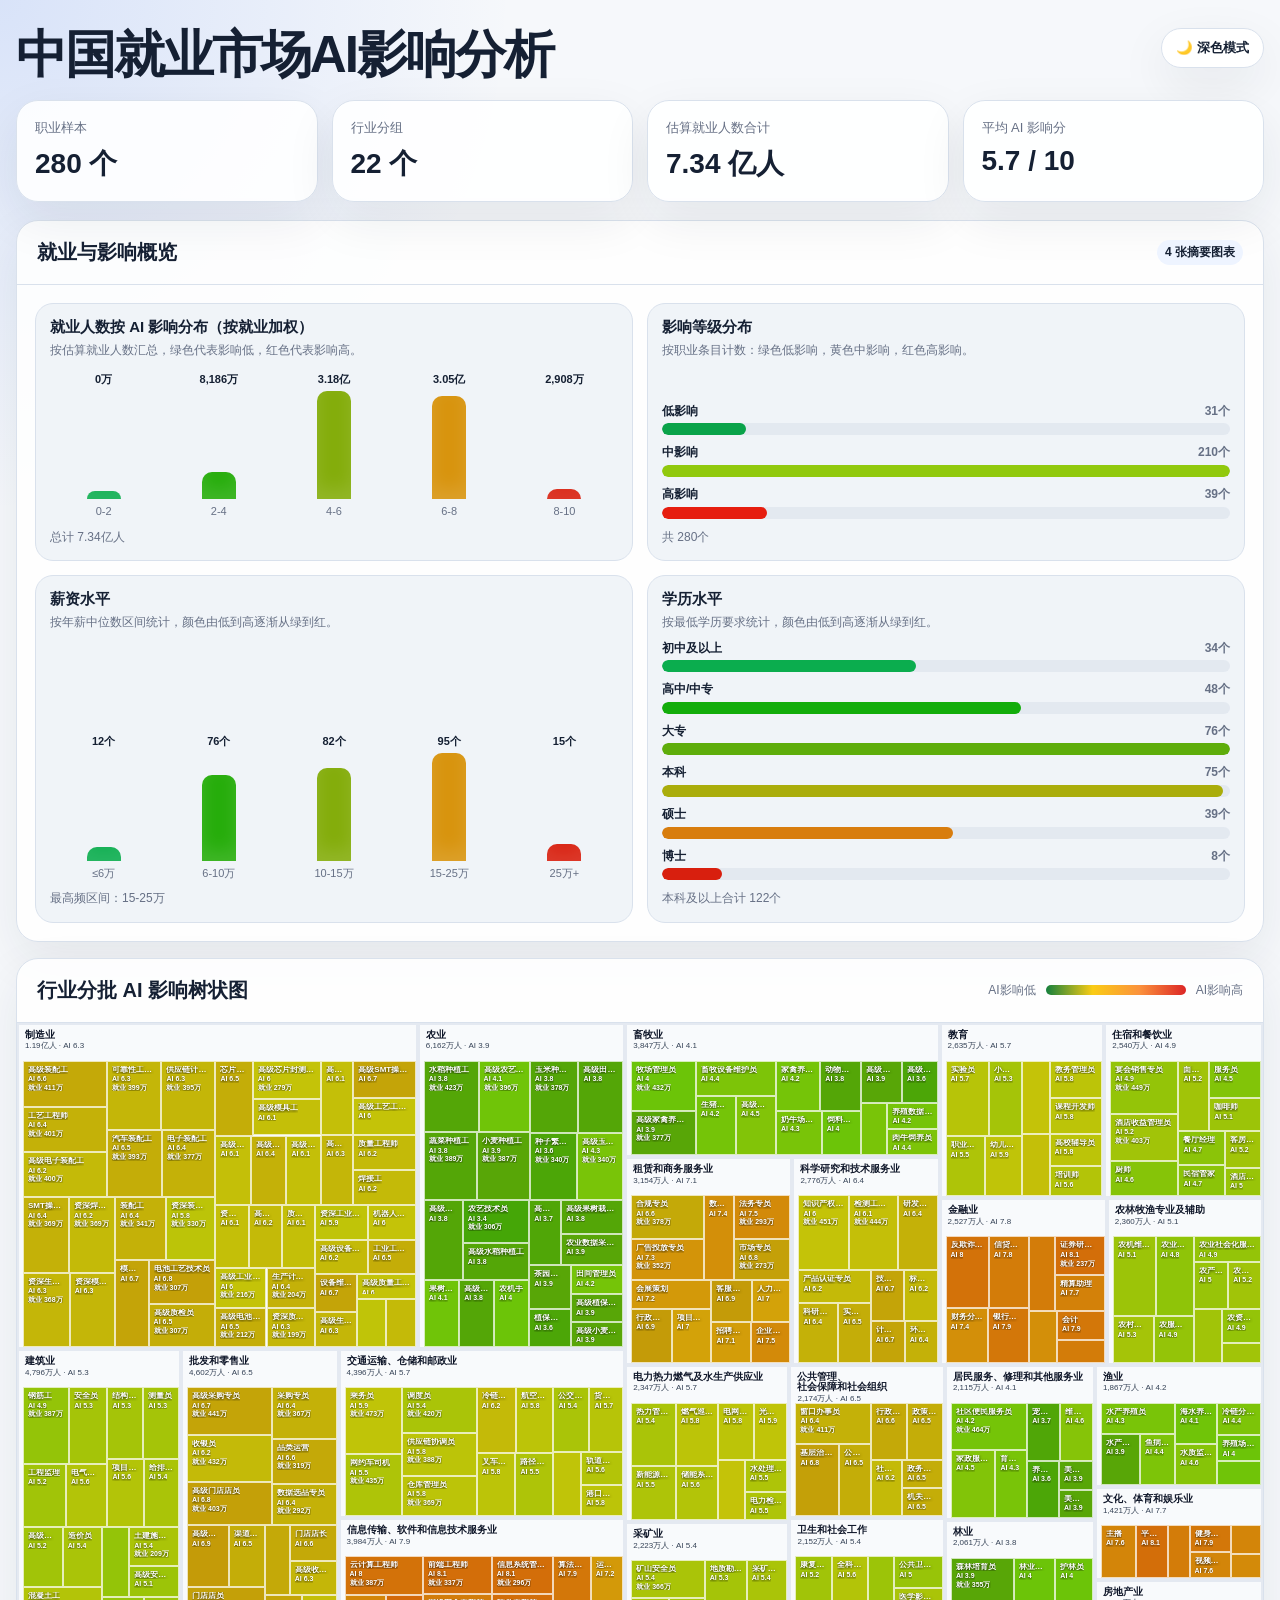
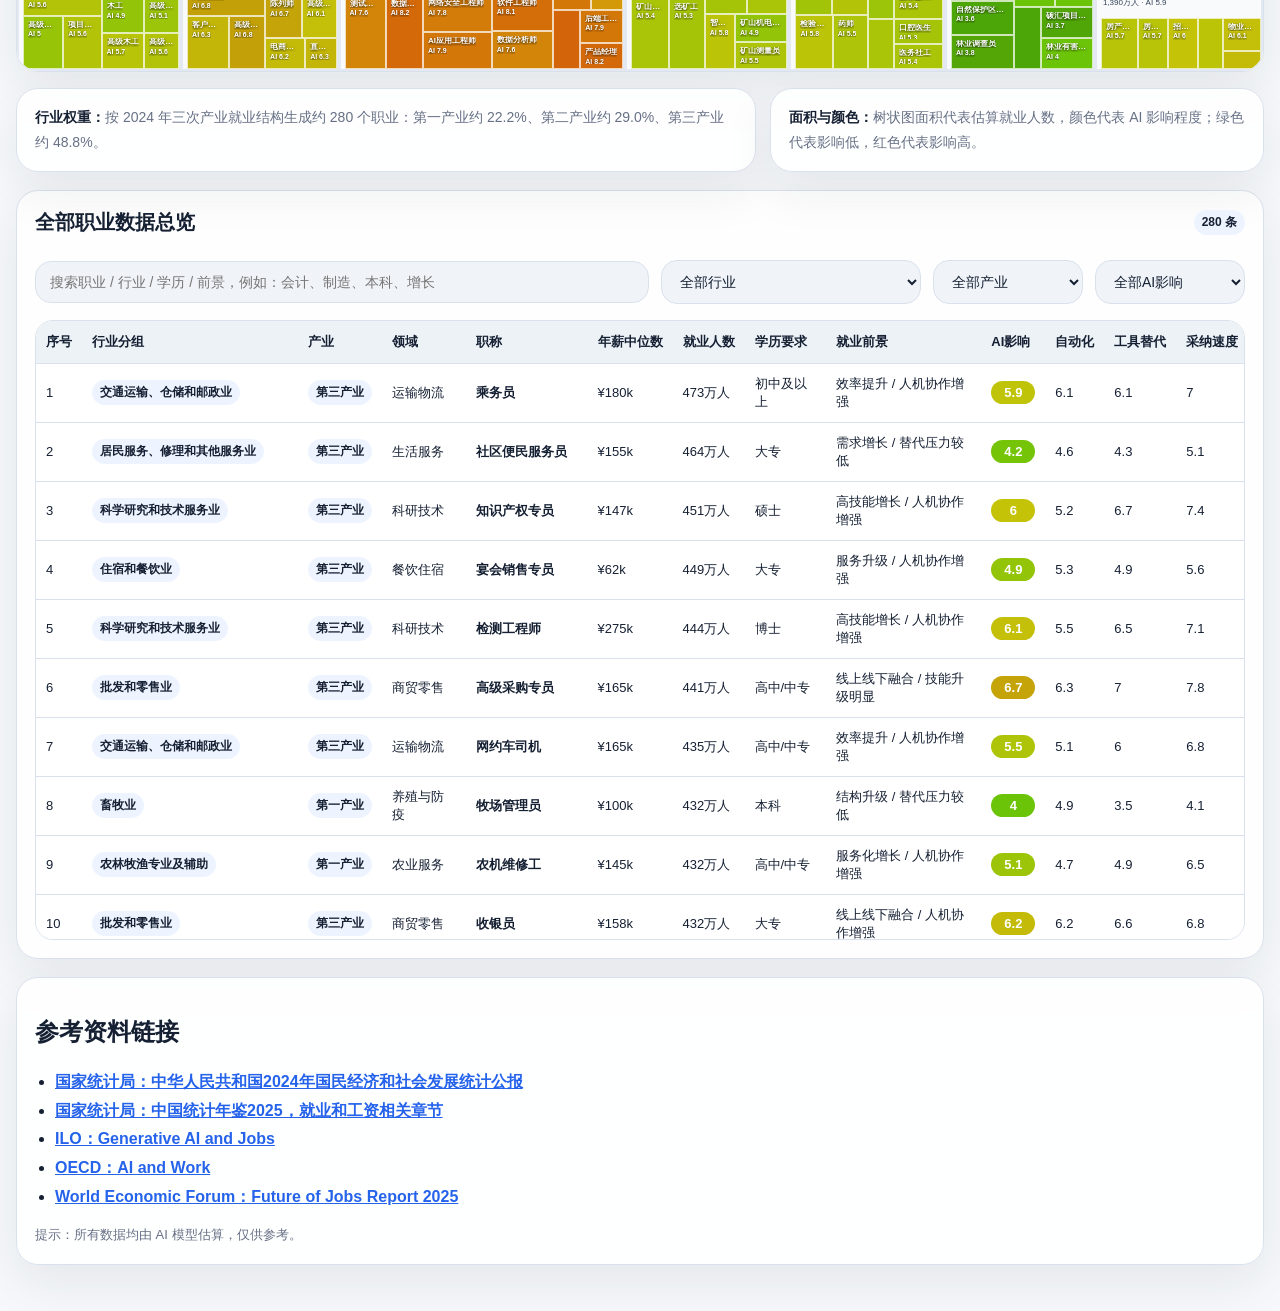
<file: 中国就业市场ai影响分析_合并定稿版 3.html>
<!DOCTYPE html>
<html lang="zh-CN">
<head>
<meta charset="UTF-8" />
<meta name="viewport" content="width=device-width, initial-scale=1.0" />
<title>中国就业市场AI影响分析</title>
<style>
:root{--bg:#f6f8fb;--panel:#fff;--panel2:#f0f4f8;--text:#152033;--muted:#667085;--border:#d9e1ec;--shadow:0 18px 50px rgba(20,32,51,.08);--accent:#2563eb;--chip:#eef4ff;--head:#edf2f7;--cat:rgba(255,255,255,.58);--catText:#0f172a;--catSubText:#334155;--catShadow:0 1px 2px rgba(255,255,255,.95),0 0 4px rgba(255,255,255,.7)}body.dark{--bg:#0b1020;--panel:#121a2c;--panel2:#19243a;--text:#eef4ff;--muted:#a8b3c7;--border:#2a3955;--shadow:0 20px 60px rgba(0,0,0,.28);--accent:#60a5fa;--chip:#1d2c4c;--head:#1d2940;--cat:rgba(10,18,34,.54);--catText:#fff;--catSubText:#e5edff;--catShadow:0 1px 3px rgba(0,0,0,.8)}*{box-sizing:border-box}body{margin:0;font-family:-apple-system,BlinkMacSystemFont,"Segoe UI","PingFang SC","Microsoft YaHei",sans-serif;color:var(--text);background:radial-gradient(circle at top left,rgba(37,99,235,.14),transparent 32rem),var(--bg)}.page{width:min(1480px,calc(100vw - 32px));margin:auto;padding:28px 0 46px}header{display:flex;justify-content:space-between;gap:18px;align-items:flex-start;margin-bottom:18px}h1{margin:0;font-size:clamp(30px,4vw,52px);letter-spacing:-.04em;line-height:1.05}.theme{border:1px solid var(--border);background:var(--panel);color:var(--text);border-radius:999px;padding:10px 14px;box-shadow:var(--shadow);cursor:pointer;font-weight:800;white-space:nowrap}.grid{display:grid;grid-template-columns:repeat(4,1fr);gap:14px;margin:18px 0}.card{background:color-mix(in srgb,var(--panel) 88%,transparent);border:1px solid var(--border);border-radius:22px;box-shadow:var(--shadow)}.stat{padding:18px}.label{color:var(--muted);font-size:13px;margin-bottom:8px}.value{font-size:28px;font-weight:900}.head{display:flex;align-items:center;justify-content:space-between;gap:12px;padding:18px 20px;border-bottom:1px solid var(--border)}.head h2{margin:0;font-size:20px;writing-mode:horizontal-tb}.tag{display:inline-flex;border-radius:999px;padding:4px 8px;background:var(--chip);font-weight:800;font-size:12px;white-space:nowrap}.legend{display:flex;gap:10px;align-items:center;color:var(--muted);font-size:12px;white-space:nowrap}.bar{width:140px;height:10px;border-radius:999px;background:linear-gradient(90deg,#15803d,#facc15,#fb923c,#dc2626)}.chart-section{margin:0 0 16px}.chart-grid{display:grid;grid-template-columns:repeat(2,minmax(0,1fr));gap:14px;padding:18px}.chart-card{border:1px solid var(--border);background:var(--panel2);border-radius:18px;padding:14px;min-height:235px;display:flex;flex-direction:column}.chart-card h3{margin:0 0 4px;font-size:15px;line-height:1.25}.chart-sub{color:var(--muted);font-size:12px;line-height:1.5;margin-bottom:10px}.chart-foot{margin-top:10px;color:var(--muted);font-size:12px;line-height:1.45}.vchart{display:flex;align-items:flex-end;gap:8px;height:150px;margin-top:auto}.vcol{flex:1;min-width:0;display:flex;flex-direction:column;align-items:center;justify-content:flex-end;gap:6px}.vnum{font-size:11px;font-weight:800;color:var(--text);line-height:1;text-align:center}.vbar-wrap{height:108px;display:flex;align-items:flex-end;width:100%;justify-content:center}.vbar{width:min(34px,100%);border-radius:10px 10px 0 0;box-shadow:inset 0 -10px 18px rgba(255,255,255,.12)}.vlabel{font-size:11px;color:var(--muted);text-align:center;line-height:1.2;word-break:break-word}.hchart{display:grid;gap:10px;margin-top:auto}.hrow{display:grid;gap:4px}.hmeta{display:flex;justify-content:space-between;gap:10px;font-size:12px;line-height:1.3}.hmeta span:first-child{color:var(--text);font-weight:700}.hmeta span:last-child{color:var(--muted);font-weight:800}.htrack{height:12px;border-radius:999px;background:color-mix(in srgb,var(--border) 55%,transparent);overflow:hidden}.hfill{height:100%;border-radius:999px}#treemap{position:relative;width:100%;height:min(72vh,800px);min-height:560px;background:var(--panel2);overflow:hidden;border-radius:0 0 22px 22px}.cat{position:absolute;border:2px solid color-mix(in srgb,var(--border) 72%,white 28%);background:var(--cat);overflow:hidden}.cat-label{position:absolute;left:6px;top:5px;right:6px;z-index:4;pointer-events:none;line-height:1.08}.cat-label b{display:block;max-width:100%;overflow:visible;text-overflow:clip;white-space:normal;word-break:keep-all;font-size:10px;line-height:1.08;color:var(--catText);text-shadow:var(--catShadow)}.cat-label span{display:block;margin-top:2px;font-size:8px;line-height:1.05;color:var(--catSubText);text-shadow:var(--catShadow)}.cat.small-cat .cat-label b{font-size:8px}.cat.small-cat .cat-label span{font-size:6.5px}.tile{position:absolute;border:1px solid rgba(255,255,255,.72);overflow:hidden;color:#fff;cursor:pointer;transition:.12s}.tile:hover,.tile.selected{transform:scale(1.018);z-index:8;filter:brightness(1.08);box-shadow:0 10px 28px rgba(0,0,0,.2);outline:2px solid rgba(255,255,255,.85)}.tile-top{position:absolute;left:4px;top:4px;right:4px;display:grid;gap:1px;pointer-events:none;max-height:calc(100% - 8px);overflow:hidden}.tile-title,.tile-score,.tile-emp{width:fit-content;max-width:100%;padding:0;background:transparent;overflow:hidden;text-overflow:ellipsis;white-space:nowrap;font-size:8px;font-weight:900;line-height:1.08;text-shadow:0 1px 3px rgba(0,0,0,.82)}.tile-score,.tile-emp{font-size:7px}.tooltip{position:fixed;pointer-events:none;z-index:20;width:270px;background:rgba(15,23,42,.94);color:white;border:1px solid rgba(255,255,255,.15);border-radius:16px;padding:12px;box-shadow:0 18px 45px rgba(0,0,0,.25);font-size:12px;line-height:1.6;opacity:0;transform:translateY(6px);transition:.08s}.tooltip.show{opacity:1;transform:translateY(0)}.tooltip strong{display:block;font-size:15px;margin-bottom:4px}.side-detail{position:fixed;z-index:60;width:min(330px,calc(100vw - 24px));max-height:min(72vh,620px);overflow:auto;display:none;background:var(--panel);color:var(--text);border:1px solid var(--border);border-radius:20px;box-shadow:0 24px 70px rgba(0,0,0,.32);padding:14px}.side-detail.show{display:block}.side-head{display:flex;justify-content:space-between;gap:8px;align-items:flex-start;border-bottom:1px solid var(--border);padding-bottom:10px;margin-bottom:10px}.side-kicker{color:var(--muted);font-size:12px;margin-bottom:4px;line-height:1.4}.side-title{font-size:19px;font-weight:950;line-height:1.22;letter-spacing:-.02em}.side-close{flex:0 0 auto;width:30px;height:30px;border:1px solid var(--border);border-radius:999px;background:var(--panel2);color:var(--text);cursor:pointer;font-size:17px}.mini-grid{display:grid;grid-template-columns:1fr 1fr;gap:8px;margin:10px 0}.mini-stat{border:1px solid var(--border);border-radius:14px;background:var(--panel2);padding:8px}.mini-stat span{display:block;color:var(--muted);font-size:11px}.mini-stat b{display:block;margin-top:3px;font-size:15px}.side-section{padding-top:10px;margin-top:10px;border-top:1px solid var(--border);font-size:13px;line-height:1.65}.side-section h4{margin:0 0 6px;font-size:14px}.side-section p{margin:0}.impact-list{padding-left:18px;margin:6px 0 0}.impact-list li{margin:5px 0}.notes{display:grid;grid-template-columns:1.2fr .8fr;gap:14px;margin:16px 0}.note-box{padding:16px 18px;color:var(--muted);line-height:1.8;font-size:14px}.note-box b{color:var(--text)}.bottom{margin-top:18px;padding:18px}.search-row{display:grid;grid-template-columns:1fr auto auto auto;gap:12px;align-items:center;margin:12px 0 16px}.search,.select{width:100%;border:1px solid var(--border);background:var(--panel2);color:var(--text);border-radius:16px;padding:12px 14px;outline:none;font-size:14px}.select{min-width:150px}.table-wrap{max-height:620px;overflow:auto;border:1px solid var(--border);border-radius:18px;background:var(--panel)}table{width:100%;min-width:1360px;border-collapse:collapse;font-size:13px}th{position:sticky;top:0;z-index:1;background:var(--head);text-align:left;padding:12px 10px;border-bottom:1px solid var(--border);white-space:nowrap}td{padding:11px 10px;border-bottom:1px solid var(--border);vertical-align:middle}tbody tr{cursor:pointer}tbody tr:hover{background:color-mix(in srgb,var(--accent) 8%,transparent)}.pill{display:inline-flex;min-width:44px;justify-content:center;border-radius:999px;padding:4px 8px;color:#fff;font-weight:900}.action{color:var(--accent);font-weight:900;white-space:nowrap}.refs{margin-top:18px;padding:18px}.refs ul{margin:10px 0 0;padding-left:20px;line-height:1.8}.refs a{color:var(--accent);font-weight:800}.refs-tip{margin:12px 0 0;color:var(--muted);font-size:13px;line-height:1.7}@media(max-width:1100px){.search-row{grid-template-columns:1fr 1fr}.grid{grid-template-columns:repeat(2,1fr)}}@media(max-width:980px){header{flex-direction:column}.notes{grid-template-columns:1fr}.chart-grid{grid-template-columns:1fr}}@media(max-width:620px){.page{width:min(100vw - 16px,1480px);padding-top:14px}.grid{grid-template-columns:1fr;gap:10px}.stat{padding:12px}.value{font-size:24px}.head{align-items:flex-start;flex-direction:column}.chart-grid{padding:8px}.chart-card{min-height:auto;padding:10px;border-radius:16px}.chart-card h3{font-size:12.5px;line-height:1.18;margin-bottom:4px}.chart-sub{display:none}.chart-foot{font-size:10px;line-height:1.25;margin-top:8px}.vchart{height:112px;gap:6px}.vbar-wrap{height:72px}.vnum{font-size:8px;line-height:1.05}.vlabel{font-size:9px;line-height:1.08}.hmeta{font-size:10px}.htrack{height:10px}.treemap-head{gap:6px;padding:12px 12px 8px}.treemap-head h2{font-size:13px;line-height:1.15;width:100%;white-space:normal}.legend{width:100%;font-size:10px;gap:5px;justify-content:flex-start;overflow:hidden}.bar{width:84px;height:7px;flex:0 0 84px}#treemap{height:58vh;min-height:460px}.cat-label{left:2px;top:2px;right:2px;line-height:.92}.cat-label b{font-size:4.6px;line-height:.92;max-height:9px;overflow:hidden}.cat-label span{display:block;font-size:3.2px;line-height:.92;margin-top:0;opacity:.82;max-height:4px;overflow:hidden}.cat.small-cat .cat-label b{font-size:4px;max-height:7px}.cat.small-cat .cat-label span{display:none}.tile-top{left:2px;top:2px;right:2px;gap:0}.tile-title{font-size:5.5px;line-height:1}.tile-score,.tile-emp{font-size:4.8px;line-height:1}.note-box{font-size:12px;padding:12px}.bottom{margin-top:12px;padding:10px;border-radius:16px}.bottom .head{flex-direction:row!important;align-items:center!important;justify-content:space-between!important}.bottom .head h2{font-size:16px}.bottom .tag{font-size:10px;padding:3px 7px}.search-row{grid-template-columns:1fr;margin:8px 0 10px}.search,.select{font-size:12px;padding:9px 10px;border-radius:12px}.table-wrap{max-height:38vh;border-radius:12px;border:none;background:transparent;overflow:auto}.table-wrap table{min-width:0;width:100%;font-size:11px;border-collapse:separate;border-spacing:0 8px}.table-wrap thead{display:none}.table-wrap tbody,.table-wrap tr,.table-wrap td{display:block}.table-wrap tr{background:var(--panel);border:1px solid var(--border);border-radius:12px;padding:8px;box-shadow:0 8px 22px rgba(20,32,51,.06)}.table-wrap td{border:0;padding:3px 0}.table-wrap td:nth-child(1),.table-wrap td:nth-child(3),.table-wrap td:nth-child(4),.table-wrap td:nth-child(8),.table-wrap td:nth-child(9),.table-wrap td:nth-child(11),.table-wrap td:nth-child(12),.table-wrap td:nth-child(13),.table-wrap td:nth-child(14),.table-wrap td:nth-child(15){display:none}.table-wrap td:nth-child(2)::before{content:"行业：";color:var(--muted);font-weight:700}.table-wrap td:nth-child(5)::before{content:"职业：";color:var(--muted);font-weight:700}.table-wrap td:nth-child(6)::before{content:"年薪：";color:var(--muted);font-weight:700}.table-wrap td:nth-child(7)::before{content:"就业：";color:var(--muted);font-weight:700}.table-wrap td:nth-child(10)::before{content:"AI影响：";color:var(--muted);font-weight:700}.tag{font-size:9px;padding:2px 5px}.pill{min-width:30px;padding:2px 5px;font-size:10px}.side-detail{left:10px!important;right:10px!important;top:10px!important;width:auto!important;max-height:48vh!important;padding:9px!important;border-radius:16px!important;font-size:11px!important}.side-title{font-size:15px;line-height:1.15}.side-kicker{font-size:10px;line-height:1.25}.side-close{width:24px;height:24px;font-size:14px}.mini-grid{gap:5px;margin:7px 0}.mini-stat{padding:6px;border-radius:10px}.mini-stat span{font-size:9px}.mini-stat b{font-size:12px}.side-section{font-size:10.5px;line-height:1.45;padding-top:7px;margin-top:7px}.side-section h4{font-size:11.5px;margin-bottom:4px}.impact-list{padding-left:14px;margin-top:4px}.impact-list li{margin:3px 0}.refs{padding:12px}.refs h2{font-size:16px}}

@media(max-width:900px){#treemap{height:58vh;min-height:460px}.treemap-head{gap:6px;padding:12px 12px 8px}.treemap-head h2{font-size:15px;line-height:1.15}.legend{font-size:10px}.bar{width:84px;height:7px;flex:0 0 84px}.cat-label{left:2px!important;top:2px!important;right:2px!important;line-height:1!important;z-index:20!important;background:rgba(246,248,251,.72);border-radius:3px;padding:1px 2px;backdrop-filter:blur(2px);max-height:14px;overflow:hidden}.cat-label b{font-size:7px!important;line-height:1!important;max-height:9px!important;overflow:hidden!important;white-space:nowrap!important;text-overflow:ellipsis!important;color:#0f172a!important;text-shadow:0 1px 2px rgba(255,255,255,.9)!important}.cat-label span{display:none!important}.cat.small-cat .cat-label b{font-size:6px!important}.tile{z-index:1}.tile.selected,.tile:hover{z-index:30}}

@media(max-width:1200px){#treemap .cat-label{display:none!important}#treemap .cat::before{content:attr(data-name);position:absolute;left:2px;top:2px;z-index:25;max-width:calc(100% - 4px);height:8px;overflow:hidden;white-space:nowrap;text-overflow:ellipsis;font-size:5px!important;line-height:1!important;font-weight:900;color:#0f172a;text-shadow:0 1px 1px rgba(255,255,255,.95);background:rgba(255,255,255,.55);border-radius:2px;padding:0 1px;pointer-events:none}#treemap .cat.small-cat::before{font-size:4px!important;height:6px}}@media(max-width:620px){#treemap .cat::before{font-size:4px!important;height:6px;background:rgba(255,255,255,.48)}#treemap .cat.small-cat::before{font-size:3.5px!important;height:5px}.chart-card h3{font-size:12px!important}.vnum{font-size:7px!important}}
</style>
</head>
<body>
<div class="page">
<header><div><h1>中国就业市场AI影响分析</h1></div><button class="theme" id="themeToggle">🌙 深色模式</button></header>
<section class="grid" id="statsGrid"></section>
<section class="card chart-section"><div class="head"><h2>就业与影响概览</h2><span class="tag">4 张摘要图表</span></div><div class="chart-grid" id="chartsPanel"></div></section>
<section class="card treemap-card"><div class="head treemap-head"><h2>行业分批 AI 影响树状图</h2><div class="legend"><span>AI影响低</span><span class="bar"></span><span>AI影响高</span></div></div><div id="treemap"></div></section>
<section class="notes"><div class="card note-box"><b>行业权重：</b>按 2024 年三次产业就业结构生成约 280 个职业：第一产业约 22.2%、第二产业约 29.0%、第三产业约 48.8%。</div><div class="card note-box"><b>面积与颜色：</b>树状图面积代表估算就业人数，颜色代表 AI 影响程度；绿色代表影响低，红色代表影响高。</div></section>
<section class="card bottom"><div class="head" style="padding:0 0 12px;border-bottom:none"><h2>全部职业数据总览</h2><span class="tag" id="tableCount">280 条</span></div><div class="search-row"><input id="searchInput" class="search" type="search" placeholder="搜索职业 / 行业 / 学历 / 前景，例如：会计、制造、本科、增长"><select id="industryFilter" class="select"><option value="">全部行业</option></select><select id="sectorFilter" class="select"><option value="">全部产业</option><option>第一产业</option><option>第二产业</option><option>第三产业</option></select><select id="riskFilter" class="select"><option value="">全部AI影响</option><option value="high">高影响 7-10</option><option value="mid">中影响 4-6.9</option><option value="low">低影响 0-3.9</option></select></div><div class="table-wrap"><table><thead><tr><th>序号</th><th>行业分组</th><th>产业</th><th>领域</th><th>职称</th><th>年薪中位数</th><th>就业人数</th><th>学历要求</th><th>就业前景</th><th>AI影响</th><th>自动化</th><th>工具替代</th><th>采纳速度</th><th>物理/社交</th><th>操作</th></tr></thead><tbody id="tableBody"></tbody></table></div></section>
<section class="card refs"><h2>参考资料链接</h2><ul><li><a target="_blank" href="https://www.stats.gov.cn/sj/zxfb/202502/t20250228_1958817.html">国家统计局：中华人民共和国2024年国民经济和社会发展统计公报</a></li><li><a target="_blank" href="https://www.stats.gov.cn/sj/ndsj/2025/indexch.htm">国家统计局：中国统计年鉴2025，就业和工资相关章节</a></li><li><a target="_blank" href="https://www.ilo.org/publications/generative-ai-and-jobs-global-analysis-potential-effects-job-quantity-and">ILO：Generative AI and Jobs</a></li><li><a target="_blank" href="https://www.oecd.org/employment/ai-and-work/">OECD：AI and Work</a></li><li><a target="_blank" href="https://www.weforum.org/publications/the-future-of-jobs-report-2025/">World Economic Forum：Future of Jobs Report 2025</a></li></ul><p class="refs-tip">提示：所有数据均由 AI 模型估算，仅供参考。</p></section>
</div>
<div class="tooltip" id="tooltip"></div>
<div class="side-detail" id="sideDetail" aria-live="polite"></div>
<script>
const sectorTotals={"第一产业":16298,"第二产业":21275,"第三产业":35866};
const industryTargets=[
{industry:"农业",sector:"第一产业",count:22,field:"种植与农技",jobs:["水稻种植工","小麦种植工","玉米种植工","蔬菜种植工","果树栽培工","茶园管理员","农艺技术员","田间管理员","植保无人机操作员","种子繁育员","农机手","农业数据采集员"],income:[42000,105000],edu:["初中及以上","高中/中专","大专","本科"],outlook:"稳中有增",auto:4.1,tool:3.8,adopt:4.5,physical:7.8},
{industry:"林业",sector:"第一产业",count:8,field:"林业生态",jobs:["护林员","森林培育员","苗木培育员","林业调查员","林业有害生物防治员","自然保护区巡护员","碳汇项目助理","林业技术员"],income:[46000,115000],edu:["初中及以上","高中/中专","大专","本科"],outlook:"政策支撑",auto:3.8,tool:4.2,adopt:4.4,physical:7.3},
{industry:"畜牧业",sector:"第一产业",count:14,field:"养殖与防疫",jobs:["生猪养殖员","肉牛饲养员","家禽养殖员","饲料配方员","动物防疫员","牧场管理员","奶牛场技术员","养殖数据管理员","兽医助理","畜牧设备维护员"],income:[48000,125000],edu:["初中及以上","高中/中专","大专","本科"],outlook:"结构升级",auto:4.5,tool:4.1,adopt:4.8,physical:7.4},
{industry:"渔业",sector:"第一产业",count:8,field:"水产养殖",jobs:["水产养殖员","鱼病防治员","海水养殖技术员","捕捞船员","水产质检员","养殖场管理员","水质监测员","冷链分拣员"],income:[50000,130000],edu:["初中及以上","高中/中专","大专","本科"],outlook:"品质化增长",auto:4.4,tool:4.3,adopt:4.8,physical:7.2},
{industry:"农林牧渔专业及辅助",sector:"第一产业",count:10,field:"农业服务",jobs:["农业社会化服务员","农产品质检员","农资销售顾问","农机维修工","农村电商运营","农产品经纪人","农服调度员","农业保险查勘员","乡村规划助理","合作社管理员"],income:[52000,150000],edu:["高中/中专","大专","本科"],outlook:"服务化增长",auto:5.1,tool:5.5,adopt:5.8,physical:6.2},
{industry:"采矿业",sector:"第二产业",count:8,field:"能源矿产",jobs:["采矿技术员","矿山安全员","地质勘探员","矿山机电维修工","选矿工","矿山调度员","智能矿山巡检员","矿山测量员"],income:[75000,220000],edu:["高中/中专","大专","本科"],outlook:"安全智能化",auto:5.4,tool:5.8,adopt:6.2,physical:7.0},
{industry:"制造业",sector:"第二产业",count:44,field:"工业制造",jobs:["装配工","数控机床操作员","质检员","生产计划员","工业工程技术员","模具工","焊接工","设备维修工","SMT操作员","电子装配工","芯片封测技术员","工艺工程师","质量工程师","电池工艺技术员","汽车装配工","机器人调试员","供应链计划员","可靠性工程师"],income:[60000,260000],edu:["初中及以上","高中/中专","大专","本科","硕士"],outlook:"自动化升级",auto:6.4,tool:6.2,adopt:7.0,physical:5.4},
{industry:"电力热力燃气及水生产供应业",sector:"第二产业",count:9,field:"能源公用事业",jobs:["电气运行值班员","电网调度员","新能源运维工程师","燃气巡检员","水处理技术员","热力管网维护员","电力检修工","光伏运维员","储能系统技术员"],income:[72000,230000],edu:["高中/中专","大专","本科","硕士"],outlook:"新能源带动",auto:5.5,tool:6.1,adopt:6.7,physical:6.4},
{industry:"建筑业",sector:"第二产业",count:20,field:"建筑工程",jobs:["土建施工员","钢筋工","木工","混凝土工","安全员","造价员","测量员","项目资料员","BIM建模员","结构工程师","给排水工程师","电气工程师","工程监理","项目经理"],income:[62000,260000],edu:["初中及以上","高中/中专","大专","本科","硕士"],outlook:"存量转型",auto:5.2,tool:6.0,adopt:5.8,physical:6.6},
{industry:"批发和零售业",sector:"第三产业",count:18,field:"商贸零售",jobs:["门店店员","收银员","采购专员","品类运营","陈列师","门店店长","电商运营","客服专员","直播运营","数据选品专员","渠道经理","客户成功经理"],income:[50000,190000],edu:["高中/中专","大专","本科"],outlook:"线上线下融合",auto:6.7,tool:7.1,adopt:7.2,physical:5.0},
{industry:"交通运输、仓储和邮政业",sector:"第三产业",count:14,field:"运输物流",jobs:["网约车司机","公交司机","货车司机","调度员","轨道交通站务员","乘务员","港口操作员","航空地勤","物流调度员","仓库管理员","路径规划专员","冷链运维员","叉车司机","供应链协调员"],income:[56000,185000],edu:["初中及以上","高中/中专","大专","本科"],outlook:"效率提升",auto:5.9,tool:5.9,adopt:6.5,physical:6.6},
{industry:"住宿和餐饮业",sector:"第三产业",count:10,field:"餐饮住宿",jobs:["厨师","面点师","服务员","酒店前台","客房管理员","餐厅经理","咖啡师","民宿管家","宴会销售专员","酒店收益管理员"],income:[48000,160000],edu:["初中及以上","高中/中专","大专","本科"],outlook:"服务升级",auto:4.8,tool:5.1,adopt:5.7,physical:7.0},
{industry:"信息传输、软件和信息技术服务业",sector:"第三产业",count:14,field:"信息技术",jobs:["软件工程师","前端工程师","后端工程师","测试工程师","数据分析师","算法工程师","数据工程师","AI应用工程师","产品经理","网络安全工程师","运维工程师","云计算工程师","数据标注主管","信息系统管理员"],income:[100000,480000],edu:["大专","本科","硕士","博士"],outlook:"结构性增长",auto:7.0,tool:8.3,adopt:8.7,physical:2.7},
{industry:"金融业",sector:"第三产业",count:10,field:"金融财经",jobs:["银行柜员","客户经理","信贷审核员","保险代理人","理财顾问","证券研究助理","反欺诈分析员","精算助理","会计","财务分析师"],income:[70000,330000],edu:["大专","本科","硕士"],outlook:"智能化分化",auto:7.6,tool:8.0,adopt:8.0,physical:3.0},
{industry:"房地产业",sector:"第三产业",count:6,field:"地产服务",jobs:["房产经纪人","物业管理员","资产运营专员","招商专员","房产估价助理","楼宇管家"],income:[58000,220000],edu:["高中/中专","大专","本科"],outlook:"存量服务转型",auto:5.6,tool:6.2,adopt:6.0,physical:5.3},
{industry:"租赁和商务服务业",sector:"第三产业",count:12,field:"商务服务",jobs:["行政专员","人力资源专员","招聘顾问","企业咨询助理","市场专员","广告投放专员","法务专员","合规专员","会展策划","客服主管","数据运营专员","项目助理"],income:[62000,260000],edu:["大专","本科","硕士"],outlook:"专业化增长",auto:7.0,tool:7.7,adopt:7.4,physical:3.9},
{industry:"科学研究和技术服务业",sector:"第三产业",count:10,field:"科研技术",jobs:["科研助理","实验室技术员","知识产权专员","检测工程师","计量工程师","技术咨询顾问","产品认证专员","研发工程师","环境评估师","标准化工程师"],income:[76000,320000],edu:["大专","本科","硕士","博士"],outlook:"高技能增长",auto:6.0,tool:7.2,adopt:7.0,physical:4.9},
{industry:"教育",sector:"第三产业",count:10,field:"教育培训",jobs:["小学教师","中学教师","幼儿教师","职业教育讲师","高校辅导员","教务管理员","课程开发师","培训师","学习规划师","实验员"],income:[60000,240000],edu:["大专","本科","硕士","博士"],outlook:"质量升级",auto:5.4,tool:6.8,adopt:6.4,physical:6.5},
{industry:"卫生和社会工作",sector:"第三产业",count:10,field:"医疗健康",jobs:["护士","全科医生","口腔医生","药师","医学影像技师","检验技师","康复治疗师","公共卫生专员","健康管理师","医务社工"],income:[65000,360000],edu:["大专","本科","硕士","博士"],outlook:"长期增长",auto:5.0,tool:6.4,adopt:6.3,physical:7.0},
{industry:"文化、体育和娱乐业",sector:"第三产业",count:7,field:"文化传媒",jobs:["平面设计师","视频剪辑师","文案策划","新媒体运营","摄影师","主播","健身教练","编导","内容审核员"],income:[60000,260000],edu:["高中/中专","大专","本科","硕士"],outlook:"AI重塑",auto:7.5,tool:8.3,adopt:7.8,physical:3.8},
{industry:"公共管理、社会保障和社会组织",sector:"第三产业",count:8,field:"公共服务",jobs:["窗口办事员","行政审批专员","政务热线客服","公共项目专员","政策研究助理","机关文秘","基层治理专员","社保专员"],income:[56000,185000],edu:["大专","本科","硕士"],outlook:"数字政务升级",auto:6.5,tool:7.0,adopt:7.0,physical:4.9},
{industry:"居民服务、修理和其他服务业",sector:"第三产业",count:8,field:"生活服务",jobs:["家政服务员","养老护理员","育婴师","美容师","美发师","维修师傅","宠物护理师","社区便民服务员"],income:[48000,170000],edu:["初中及以上","高中/中专","大专"],outlook:"需求增长",auto:3.9,tool:4.5,adopt:4.9,physical:7.6}
];
function seededRandom(seed){let x=Math.sin(seed)*10000;return x-Math.floor(x)}function clamp(v,min,max){return Math.max(min,Math.min(max,v))}function jitter(base,index,spread=1.2){return clamp(base+(seededRandom(index*19.37)-.5)*spread,0,10)}function money(v){return "¥"+Math.round(v/1000).toLocaleString("zh-CN")+"k"}function people(v){return v.toLocaleString("zh-CN")+"万人"}function fmtPeopleShort(v){return v>=10000?`${(v/10000).toFixed(2)}亿`:`${Math.round(v).toLocaleString("zh-CN")}万`}function colorForScore(s){const hue=Math.max(4,145-s*14.2);const light=s>=7?43:s>=4?40:34;return `hsl(${hue},92%,${light}%)`}function degreeColor(index,total){const ratio=total<=1?0:index/(total-1);const hue=145-ratio*140;return `hsl(${hue},88%,${ratio>.62?45:36}%)`}function outlookText(base,score){if(score>=7.8)return base+" / 岗位重构快";if(score>=6.5)return base+" / 技能升级明显";if(score>=4.5)return base+" / 人机协作增强";return base+" / 替代压力较低"}
function generate(){const records=[];let id=1;const sectorCounts=industryTargets.reduce((m,t)=>{m[t.sector]=(m[t.sector]||0)+t.count;return m},{});industryTargets.forEach(target=>{const industryTotal=sectorTotals[target.sector]*(target.count/sectorCounts[target.sector]);for(let i=0;i<target.count;i++){const base=target.jobs[i%target.jobs.length];const prefixes=["","高级","资深","数字化","智能化","区域","现场","平台","综合","项目","初级","高级"];const prefix=prefixes[Math.floor(i/target.jobs.length)%prefixes.length];const title=(prefix&&!base.includes(prefix)?prefix:"")+base;const automation=Number(jitter(target.auto,id,1.6).toFixed(1));const aiTool=Number(jitter(target.tool,id+7,1.6).toFixed(1));const adoption=Number(jitter(target.adopt,id+13,1.5).toFixed(1));const physicalSocial=Number(jitter(target.physical,id+23,1.4).toFixed(1));const aiScore=Number(clamp(automation*.35+aiTool*.25+adoption*.25+(10-physicalSocial)*.15,0,10).toFixed(1));const income=Math.round((target.income[0]+seededRandom(id*5.91)*(target.income[1]-target.income[0]))/1000)*1000;const jobFactor=title.includes("员")||title.includes("工")||title.includes("司机")||title.includes("店员")||title.includes("服务员")?1.25:.85;const raw=industryTotal/target.count*(.55+seededRandom(id*3.17)*1.15)*jobFactor;records.push({id,industry:target.industry,sector:target.sector,field:target.field,title,income,employmentRaw:raw,employment:Math.max(2,Math.round(raw)),education:target.edu[Math.floor(seededRandom(id*8.33)*target.edu.length)],outlook:outlookText(target.outlook,aiScore),aiScore,automation,aiTool,adoption,physicalSocial});id++}});Object.keys(sectorTotals).forEach(sector=>{const items=records.filter(r=>r.sector===sector);const sum=items.reduce((s,r)=>s+r.employmentRaw,0);const factor=sectorTotals[sector]/sum;items.forEach(r=>r.employment=Math.max(1,Math.round(r.employmentRaw*factor)))});return records.sort((a,b)=>b.employment-a.employment)}
const occupations=generate(),tooltip=document.getElementById("tooltip"),sideDetail=document.getElementById("sideDetail"),chartsPanel=document.getElementById("chartsPanel");
function classifyImpact(score){return score>=7?"高影响":score>=4?"中影响":"低影响"}function fmtCount(v){return `${v.toLocaleString("zh-CN")}个`}function verticalChart(labels,values,formatter,colors){const max=Math.max(...values,1);return `<div class="vchart">${labels.map((label,i)=>{const h=Math.max(8,values[i]/max*100);const color=colors?colors[i]:degreeColor(i,labels.length);return `<div class="vcol"><div class="vnum">${formatter(values[i])}</div><div class="vbar-wrap"><div class="vbar" style="height:${h}%;background:${color}"></div></div><div class="vlabel">${label}</div></div>`}).join("")}</div>`}function horizontalChart(labels,values,formatter,colors){const max=Math.max(...values,1);return `<div class="hchart">${labels.map((label,i)=>{const color=colors?colors[i]:degreeColor(i,labels.length);return `<div class="hrow"><div class="hmeta"><span>${label}</span><span>${formatter(values[i])}</span></div><div class="htrack"><div class="hfill" style="width:${Math.max(6,values[i]/max*100)}%;background:${color}"></div></div></div>`}).join("")}</div>`}
function renderCharts(){const aiBins=[{label:"0-2",min:0,max:2},{label:"2-4",min:2,max:4},{label:"4-6",min:4,max:6},{label:"6-8",min:6,max:8},{label:"8-10",min:8,max:10.01}];const weightedEmployment=aiBins.map(bin=>occupations.filter(d=>d.aiScore>=bin.min&&d.aiScore<bin.max).reduce((s,d)=>s+d.employment,0));const levelLabels=["低影响","中影响","高影响"];const levelCounts=levelLabels.map(label=>occupations.filter(d=>classifyImpact(d.aiScore)===label).length);const salaryBands=[{label:"≤6万",test:v=>v<60000},{label:"6-10万",test:v=>v>=60000&&v<100000},{label:"10-15万",test:v=>v>=100000&&v<150000},{label:"15-25万",test:v=>v>=150000&&v<250000},{label:"25万+",test:v=>v>=250000}];const salaryValues=salaryBands.map(bin=>occupations.filter(d=>bin.test(d.income)).length);const eduLabels=["初中及以上","高中/中专","大专","本科","硕士","博士"];const eduValues=eduLabels.map(label=>occupations.filter(d=>d.education===label).length);const greenToRed5=aiBins.map((_,i)=>degreeColor(i,aiBins.length));const greenYellowRed=["hsl(145,88%,34%)","hsl(78,88%,42%)","hsl(4,88%,48%)"];const salaryColors=salaryBands.map((_,i)=>degreeColor(i,salaryBands.length));const eduColors=eduLabels.map((_,i)=>degreeColor(i,eduLabels.length));chartsPanel.innerHTML=[{title:"就业人数按 AI 影响分布（按就业加权）",sub:"按估算就业人数汇总，绿色代表影响低，红色代表影响高。",body:verticalChart(aiBins.map(b=>b.label),weightedEmployment,fmtPeopleShort,greenToRed5),foot:`总计 ${fmtPeopleShort(weightedEmployment.reduce((a,b)=>a+b,0))}人`},{title:"影响等级分布",sub:"按职业条目计数：绿色低影响，黄色中影响，红色高影响。",body:horizontalChart(levelLabels,levelCounts,fmtCount,greenYellowRed),foot:`共 ${fmtCount(levelCounts.reduce((a,b)=>a+b,0))}`},{title:"薪资水平",sub:"按年薪中位数区间统计，颜色由低到高逐渐从绿到红。",body:verticalChart(salaryBands.map(b=>b.label),salaryValues,fmtCount,salaryColors),foot:`最高频区间：${salaryBands[salaryValues.indexOf(Math.max(...salaryValues))].label}`},{title:"学历水平",sub:"按最低学历要求统计，颜色由低到高逐渐从绿到红。",body:horizontalChart(eduLabels,eduValues,fmtCount,eduColors),foot:`本科及以上合计 ${fmtCount(eduValues.slice(3).reduce((a,b)=>a+b,0))}`}].map(card=>`<article class="chart-card"><h3>${card.title}</h3><div class="chart-sub">${card.sub}</div>${card.body}<div class="chart-foot">${card.foot}</div></article>`).join("")}
function renderStats(){const total=occupations.reduce((s,d)=>s+d.employment,0),avg=occupations.reduce((s,d)=>s+d.aiScore,0)/occupations.length;document.getElementById("statsGrid").innerHTML=[{label:"职业样本",value:occupations.length+" 个"},{label:"行业分组",value:industryTargets.length+" 个"},{label:"估算就业人数合计",value:(total/10000).toFixed(2)+" 亿人"},{label:"平均 AI 影响分",value:avg.toFixed(1)+" / 10"}].map(i=>`<article class="card stat"><div class="label">${i.label}</div><div class="value">${i.value}</div></article>`).join("")}
function groupByIndustry(){return industryTargets.map(c=>{const items=occupations.filter(d=>d.industry===c.industry).sort((a,b)=>b.employment-a.employment);return{industry:c.industry,sector:c.sector,items,value:items.reduce((s,d)=>s+d.employment,0),avg:items.reduce((s,d)=>s+d.aiScore,0)/items.length,count:items.length}}).sort((a,b)=>b.value-a.value)}
function orderedBinary(items,x,y,w,h,valueKey="value"){if(!items.length)return[];if(items.length===1)return[{...items[0],x,y,w,h}];const sorted=[...items].sort((a,b)=>b[valueKey]-a[valueKey]);const total=sorted.reduce((s,i)=>s+i[valueKey],0);let acc=0,split=1,best=Infinity;for(let i=1;i<sorted.length;i++){acc+=sorted[i-1][valueKey];const diff=Math.abs(total/2-acc);if(diff<best){best=diff;split=i}}const left=sorted.slice(0,split),right=sorted.slice(split),lt=left.reduce((s,i)=>s+i[valueKey],0),ratio=lt/total;if(w>=h){const w1=w*ratio;return[...orderedBinary(left,x,y,w1,h,valueKey),...orderedBinary(right,x+w1,y,w-w1,h,valueKey)]}const h1=h*ratio;return[...orderedBinary(left,x,y,w,h1,valueKey),...orderedBinary(right,x,y+h1,w,h-h1,valueKey)]}
function renderTreemap(){closeSideDetail();const box=document.getElementById("treemap"),rect=box.getBoundingClientRect();const groups=groupByIndustry();const groupRects=orderedBinary(groups,0,0,rect.width,rect.height,"value");box.innerHTML="";groupRects.forEach(g=>{const cat=document.createElement("div");cat.setAttribute("data-name",g.industry);cat.className=`cat${(g.w<135||g.h<88)?" small-cat":""}`;cat.style.cssText=`left:${g.x}px;top:${g.y}px;width:${g.w}px;height:${g.h}px`;const isMobile=innerWidth<=900||rect.width<=820;const showMeta=!isMobile;const metaText=showMeta?`${fmtPeopleShort(g.value)}人 · AI ${g.avg.toFixed(1)}`:"";cat.innerHTML=`<div class="cat-label"><b title="${g.industry}">${g.industry}</b>${metaText?`<span>${metaText}</span>`:""}</div>`;const pad=4,labelH=isMobile?16:(g.h>90?36:26),innerX=pad,innerY=labelH,innerW=Math.max(0,g.w-pad*2),innerH=Math.max(0,g.h-labelH-pad);const itemRects=orderedBinary(g.items.map(i=>({...i,value:i.employment})),innerX,innerY,innerW,innerH,"value");itemRects.forEach(d=>{const area=d.w*d.h;const show=area>900&&d.w>30&&d.h>24;const showEmp=show&&area>1500&&d.w>46&&d.h>38;const shortTitle=d.title.length>8?d.title.slice(0,8)+"…":d.title;const tile=document.createElement("div");tile.className="tile";tile.setAttribute("role","button");tile.setAttribute("tabindex","0");tile.dataset.id=d.id;tile.style.cssText=`left:${d.x}px;top:${d.y}px;width:${d.w}px;height:${d.h}px;background:${colorForScore(d.aiScore)}`;tile.innerHTML=show?`<div class="tile-top"><div class="tile-title" title="${d.title}">${shortTitle}</div><div class="tile-score">AI ${d.aiScore}</div>${showEmp?`<div class="tile-emp">就业 ${d.employment}万</div>`:""}</div>`:"";tile.addEventListener("mousemove",e=>showTooltip(e,d));tile.addEventListener("mouseleave",hideTooltip);tile.addEventListener("click",e=>{e.stopPropagation();openSideDetail(d,tile)});tile.addEventListener("keydown",e=>{if(e.key==="Enter"||e.key===" "){e.preventDefault();openSideDetail(d,tile)}});cat.appendChild(tile)});box.appendChild(cat)})}
function showTooltip(e,d){tooltip.innerHTML=`<strong>${d.title}</strong><div>${d.sector} · ${d.industry} · ${d.field}</div><div>就业人数：${people(d.employment)}</div><div>年薪中位数：${money(d.income)}</div><div>学历要求：${d.education}</div><div>就业前景：${d.outlook}</div><div>AI影响：${d.aiScore}/10（自动化${d.automation}｜工具${d.aiTool}｜采纳${d.adoption}｜物理/社交${d.physicalSocial}）</div>`;tooltip.style.left=Math.min(e.clientX+14,innerWidth-290)+"px";tooltip.style.top=Math.min(e.clientY+14,innerHeight-220)+"px";tooltip.classList.add("show")}function hideTooltip(){tooltip.classList.remove("show")}
function impactLevel(s){return s>=7?"高影响：岗位内容会明显重构":s>=4?"中等影响：人机协作会增强":"低到中等影响：短期替代压力有限"}function titleDuty(t){if(t.includes("工程师"))return"方案设计、系统开发、技术测试、问题定位和跨团队协作";if(t.includes("员")||t.includes("工"))return"标准化执行、现场操作、质量检查、数据记录和流程配合";if(t.includes("经理")||t.includes("主管"))return"团队管理、流程协调、客户沟通、绩效跟踪和资源配置";if(t.includes("教师")||t.includes("讲师"))return"教学设计、课堂互动、学习反馈、测评辅导和课程改进";if(t.includes("医生")||t.includes("护士")||t.includes("药师"))return"诊疗支持、护理服务、风险识别、记录管理和患者沟通";return"信息处理、业务执行、客户沟通、流程协作和结果交付"}function automationText(s){return s>=7?"重复性文书、审核、标注、排程等任务容易被自动化。":s>=4?"部分流程可由 AI 辅助，但关键判断仍需要人工。":"工作高度依赖现场、经验或非标准动作，自动化空间较小。"}function toolText(s){return s>=7?"生成式 AI、数据分析工具和行业软件会直接改变产出方式。":s>=4?"AI 可提升检索、写作、分析、质检和沟通效率。":"AI 多作为辅助查询或记录工具，短期替代有限。"}function adoptionText(s){return s>=7?"行业数字化基础较好，AI 工具扩散速度快。":s>=4?"行业正在逐步采用智能工具，影响会渐进出现。":"行业采纳受现场条件、成本或制度限制，速度较慢。"}function physicalText(s){return s>=7?"大量依赖现场操作、身体技能或面对面服务，对替代形成缓冲。":s>=4?"仍需一定现场协作或人际沟通，AI 更偏辅助。":"工作主要是数字化信息任务，物理/强社交缓冲较弱。"}function advice(d){if(d.aiScore>=7)return"建议把 AI 作为核心工作工具：学习提示词、自动化流程、数据分析和行业软件集成，把竞争力转向复核、判断、客户沟通和复杂问题解决。";if(d.aiScore>=4)return"建议掌握常用 AI 工具，提高文档、表格、检索、质检、排程等效率，同时强化现场经验、沟通和业务判断。";return"建议关注智能设备和基础数字工具，但核心优势仍在现场技能、服务体验、责任心和专业经验。"}
function openSideDetail(d,anchor){document.querySelectorAll(".tile.selected").forEach(t=>t.classList.remove("selected"));if(anchor&&anchor.classList)anchor.classList.add("selected");hideTooltip();const impacts=[{name:"任务自动化潜力",score:d.automation,text:automationText(d.automation)},{name:"AI工具替代程度",score:d.aiTool,text:toolText(d.aiTool)},{name:"行业采纳速度",score:d.adoption,text:adoptionText(d.adoption)},{name:"物理/社交技能缓冲",score:d.physicalSocial,text:physicalText(d.physicalSocial)}];const strongest=impacts.map(i=>i.name==="物理/社交技能缓冲"?{...i,compareScore:10-i.score}:{...i,compareScore:i.score}).sort((a,b)=>b.compareScore-a.compareScore)[0];sideDetail.innerHTML=`<div class="side-head"><div><div class="side-kicker">${d.sector}<br>${d.industry} · ${d.field}</div><div class="side-title">${d.title}</div></div><button class="side-close" id="sideClose">×</button></div><div class="mini-grid"><div class="mini-stat"><span>AI影响评分</span><b>${d.aiScore}/10</b></div><div class="mini-stat"><span>就业人数</span><b>${people(d.employment)}</b></div><div class="mini-stat"><span>年薪中位数</span><b>${money(d.income)}</b></div><div class="mini-stat"><span>学历要求</span><b>${d.education}</b></div></div><div class="side-section" style="border-top:none;padding-top:0"><h4>职业介绍</h4><p>${d.title}属于${d.industry}行业，核心工作通常包括${titleDuty(d.title)}。当前就业前景判断为：${d.outlook}。</p></div><div class="side-section"><h4>AI主要影响</h4><p>综合判断为 <b>${impactLevel(d.aiScore)}</b>。影响最大的维度是：<b>${strongest.name}</b>。</p><ul class="impact-list">${impacts.map(i=>`<li><b>${i.name}：${i.score}/10。</b>${i.text}</li>`).join("")}</ul></div><div class="side-section"><h4>应对建议</h4><p>${advice(d)}</p></div>`;sideDetail.classList.add("show");positionSideDetail(anchor);document.getElementById("sideClose").addEventListener("click",closeSideDetail)}
function positionSideDetail(anchor){const r=anchor?anchor.getBoundingClientRect():document.getElementById("treemap").getBoundingClientRect();const gap=10,w=Math.min(330,innerWidth-24);sideDetail.style.width=w+"px";sideDetail.style.left="0px";sideDetail.style.top="0px";const h=sideDetail.offsetHeight||420;let left=r.right+gap;if(left+w>innerWidth-8)left=r.left-w-gap;if(left<8)left=Math.max(8,Math.min(r.left,innerWidth-w-8));let top=r.top;if(top+h>innerHeight-8)top=innerHeight-h-8;if(top<8)top=8;sideDetail.style.left=left+"px";sideDetail.style.top=top+"px"}
function closeSideDetail(){sideDetail.classList.remove("show");document.querySelectorAll(".tile.selected").forEach(t=>t.classList.remove("selected"))}
function bindRows(){document.querySelectorAll("#tableBody tr[data-id]").forEach(row=>{const d=occupations.find(i=>i.id===Number(row.dataset.id));row.addEventListener("click",()=>openSideDetail(d,row));row.addEventListener("keydown",e=>{if(e.key==="Enter"||e.key===" "){e.preventDefault();openSideDetail(d,row)}})})}
function renderTable(data){document.getElementById("tableCount").textContent=data.length+" 条";document.getElementById("tableBody").innerHTML=data.map((d,i)=>`<tr data-id="${d.id}" tabindex="0"><td>${i+1}</td><td><span class="tag">${d.industry}</span></td><td><span class="tag">${d.sector}</span></td><td>${d.field}</td><td><b>${d.title}</b></td><td>${money(d.income)}</td><td>${people(d.employment)}</td><td>${d.education}</td><td>${d.outlook}</td><td><span class="pill" style="background:${colorForScore(d.aiScore)}">${d.aiScore}</span></td><td>${d.automation}</td><td>${d.aiTool}</td><td>${d.adoption}</td><td>${d.physicalSocial}</td><td><span class="action">打开介绍</span></td></tr>`).join("");bindRows()}
function fillIndustryOptions(){document.getElementById("industryFilter").insertAdjacentHTML("beforeend",industryTargets.map(c=>`<option>${c.industry}</option>`).join(""))}
function filters(){const q=document.getElementById("searchInput").value.trim().toLowerCase(),industry=document.getElementById("industryFilter").value,sector=document.getElementById("sectorFilter").value,risk=document.getElementById("riskFilter").value;renderTable(occupations.filter(d=>{const blob=[d.industry,d.sector,d.field,d.title,d.education,d.outlook,d.aiScore].join(" ").toLowerCase();return(!q||blob.includes(q))&&(!industry||d.industry===industry)&&(!sector||d.sector===sector)&&(!risk||(risk==="high"&&d.aiScore>=7)||(risk==="mid"&&d.aiScore>=4&&d.aiScore<7)||(risk==="low"&&d.aiScore<4))}))}
document.getElementById("searchInput").addEventListener("input",filters);document.getElementById("industryFilter").addEventListener("change",filters);document.getElementById("sectorFilter").addEventListener("change",filters);document.getElementById("riskFilter").addEventListener("change",filters);document.getElementById("themeToggle").addEventListener("click",()=>{document.body.classList.toggle("dark");document.getElementById("themeToggle").textContent=document.body.classList.contains("dark")?"☀️ 浅色模式":"🌙 深色模式"});document.addEventListener("click",e=>{if(!sideDetail.contains(e.target)&&!e.target.closest(".tile")&&!e.target.closest("tbody tr"))closeSideDetail()});window.addEventListener("keydown",e=>{if(e.key==="Escape")closeSideDetail()});let resizeTimer;window.addEventListener("resize",()=>{clearTimeout(resizeTimer);resizeTimer=setTimeout(renderTreemap,120)});fillIndustryOptions();renderStats();renderCharts();renderTreemap();renderTable(occupations);
</script>
</body>
</html>
</file>
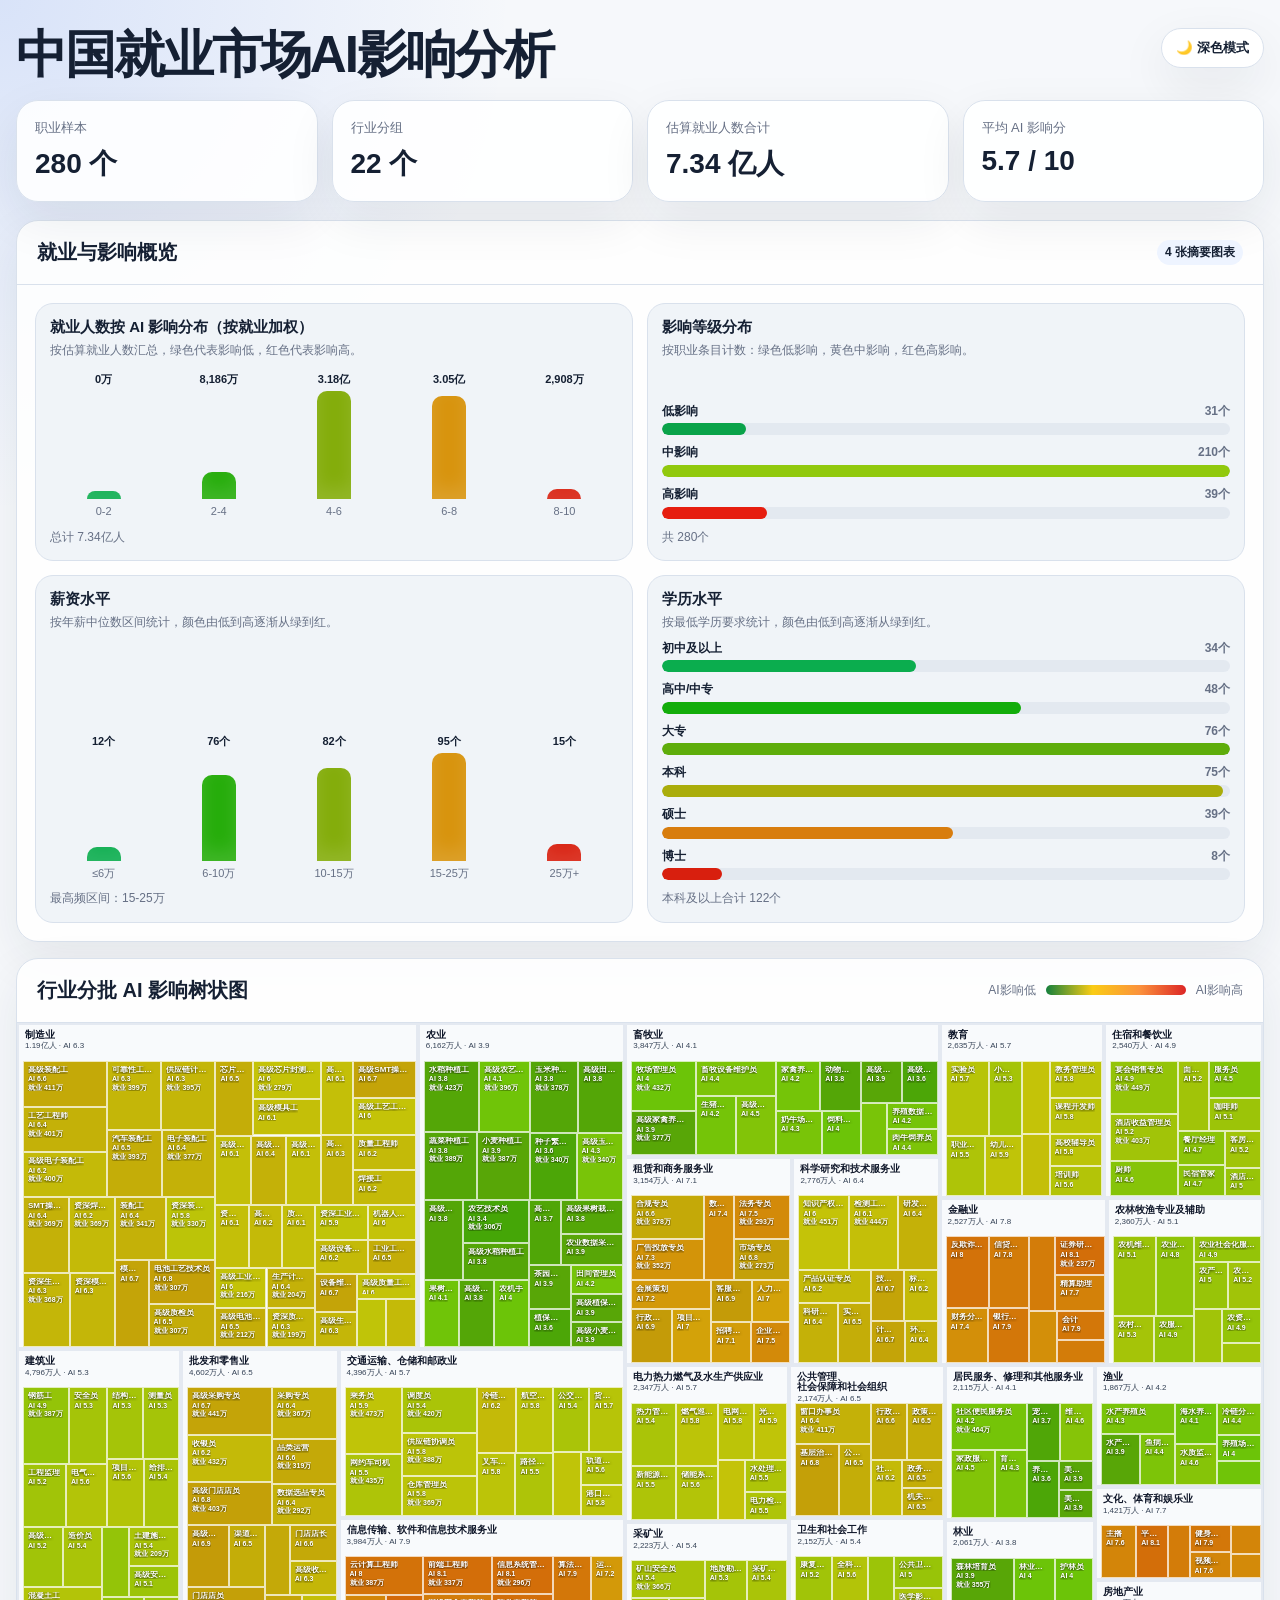
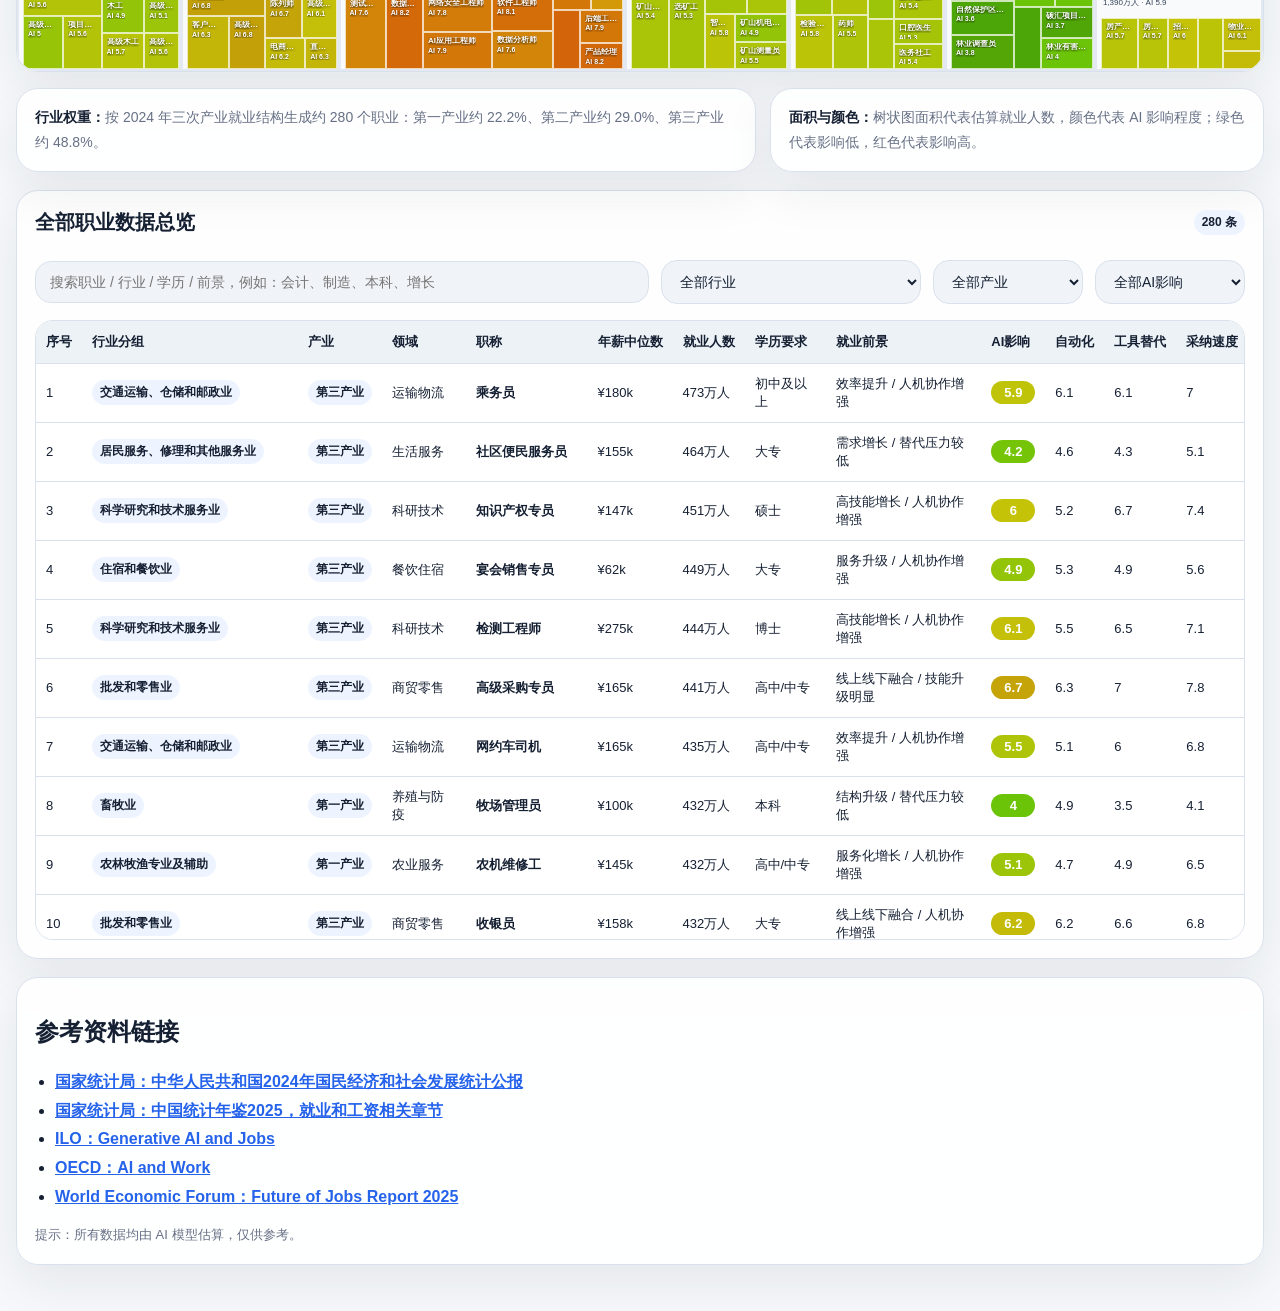
<file: 中国就业市场ai影响分析_合并定稿版.html>
<!DOCTYPE html>
<html lang="zh-CN">
<head>
<meta charset="UTF-8" />
<meta name="viewport" content="width=device-width, initial-scale=1.0" />
<title>中国就业市场AI影响分析</title>
<style>
:root{--bg:#f6f8fb;--panel:#fff;--panel2:#f0f4f8;--text:#152033;--muted:#667085;--border:#d9e1ec;--shadow:0 18px 50px rgba(20,32,51,.08);--accent:#2563eb;--chip:#eef4ff;--head:#edf2f7;--cat:rgba(255,255,255,.58);--catText:#0f172a;--catSubText:#334155;--catShadow:0 1px 2px rgba(255,255,255,.95),0 0 4px rgba(255,255,255,.7)}body.dark{--bg:#0b1020;--panel:#121a2c;--panel2:#19243a;--text:#eef4ff;--muted:#a8b3c7;--border:#2a3955;--shadow:0 20px 60px rgba(0,0,0,.28);--accent:#60a5fa;--chip:#1d2c4c;--head:#1d2940;--cat:rgba(10,18,34,.54);--catText:#fff;--catSubText:#e5edff;--catShadow:0 1px 3px rgba(0,0,0,.8)}*{box-sizing:border-box}body{margin:0;font-family:-apple-system,BlinkMacSystemFont,"Segoe UI","PingFang SC","Microsoft YaHei",sans-serif;color:var(--text);background:radial-gradient(circle at top left,rgba(37,99,235,.14),transparent 32rem),var(--bg)}.page{width:min(1480px,calc(100vw - 32px));margin:auto;padding:28px 0 46px}header{display:flex;justify-content:space-between;gap:18px;align-items:flex-start;margin-bottom:18px}h1{margin:0;font-size:clamp(30px,4vw,52px);letter-spacing:-.04em;line-height:1.05}.theme{border:1px solid var(--border);background:var(--panel);color:var(--text);border-radius:999px;padding:10px 14px;box-shadow:var(--shadow);cursor:pointer;font-weight:800;white-space:nowrap}.grid{display:grid;grid-template-columns:repeat(4,1fr);gap:14px;margin:18px 0}.card{background:color-mix(in srgb,var(--panel) 88%,transparent);border:1px solid var(--border);border-radius:22px;box-shadow:var(--shadow)}.stat{padding:18px}.label{color:var(--muted);font-size:13px;margin-bottom:8px}.value{font-size:28px;font-weight:900}.head{display:flex;align-items:center;justify-content:space-between;gap:12px;padding:18px 20px;border-bottom:1px solid var(--border)}.head h2{margin:0;font-size:20px;writing-mode:horizontal-tb}.tag{display:inline-flex;border-radius:999px;padding:4px 8px;background:var(--chip);font-weight:800;font-size:12px;white-space:nowrap}.legend{display:flex;gap:10px;align-items:center;color:var(--muted);font-size:12px;white-space:nowrap}.bar{width:140px;height:10px;border-radius:999px;background:linear-gradient(90deg,#15803d,#facc15,#fb923c,#dc2626)}.chart-section{margin:0 0 16px}.chart-grid{display:grid;grid-template-columns:repeat(2,minmax(0,1fr));gap:14px;padding:18px}.chart-card{border:1px solid var(--border);background:var(--panel2);border-radius:18px;padding:14px;min-height:235px;display:flex;flex-direction:column}.chart-card h3{margin:0 0 4px;font-size:15px;line-height:1.25}.chart-sub{color:var(--muted);font-size:12px;line-height:1.5;margin-bottom:10px}.chart-foot{margin-top:10px;color:var(--muted);font-size:12px;line-height:1.45}.vchart{display:flex;align-items:flex-end;gap:8px;height:150px;margin-top:auto}.vcol{flex:1;min-width:0;display:flex;flex-direction:column;align-items:center;justify-content:flex-end;gap:6px}.vnum{font-size:11px;font-weight:800;color:var(--text);line-height:1;text-align:center}.vbar-wrap{height:108px;display:flex;align-items:flex-end;width:100%;justify-content:center}.vbar{width:min(34px,100%);border-radius:10px 10px 0 0;box-shadow:inset 0 -10px 18px rgba(255,255,255,.12)}.vlabel{font-size:11px;color:var(--muted);text-align:center;line-height:1.2;word-break:break-word}.hchart{display:grid;gap:10px;margin-top:auto}.hrow{display:grid;gap:4px}.hmeta{display:flex;justify-content:space-between;gap:10px;font-size:12px;line-height:1.3}.hmeta span:first-child{color:var(--text);font-weight:700}.hmeta span:last-child{color:var(--muted);font-weight:800}.htrack{height:12px;border-radius:999px;background:color-mix(in srgb,var(--border) 55%,transparent);overflow:hidden}.hfill{height:100%;border-radius:999px}#treemap{position:relative;width:100%;height:min(72vh,800px);min-height:560px;background:var(--panel2);overflow:hidden;border-radius:0 0 22px 22px}.cat{position:absolute;border:2px solid color-mix(in srgb,var(--border) 72%,white 28%);background:var(--cat);overflow:hidden}.cat-label{position:absolute;left:6px;top:5px;right:6px;z-index:4;pointer-events:none;line-height:1.08}.cat-label b{display:block;max-width:100%;overflow:visible;text-overflow:clip;white-space:normal;word-break:keep-all;font-size:10px;line-height:1.08;color:var(--catText);text-shadow:var(--catShadow)}.cat-label span{display:block;margin-top:2px;font-size:8px;line-height:1.05;color:var(--catSubText);text-shadow:var(--catShadow)}.cat.small-cat .cat-label b{font-size:8px}.cat.small-cat .cat-label span{font-size:6.5px}.tile{position:absolute;border:1px solid rgba(255,255,255,.72);overflow:hidden;color:#fff;cursor:pointer;transition:.12s}.tile:hover,.tile.selected{transform:scale(1.018);z-index:8;filter:brightness(1.08);box-shadow:0 10px 28px rgba(0,0,0,.2);outline:2px solid rgba(255,255,255,.85)}.tile-top{position:absolute;left:4px;top:4px;right:4px;display:grid;gap:1px;pointer-events:none;max-height:calc(100% - 8px);overflow:hidden}.tile-title,.tile-score,.tile-emp{width:fit-content;max-width:100%;padding:0;background:transparent;overflow:hidden;text-overflow:ellipsis;white-space:nowrap;font-size:8px;font-weight:900;line-height:1.08;text-shadow:0 1px 3px rgba(0,0,0,.82)}.tile-score,.tile-emp{font-size:7px}.tooltip{position:fixed;pointer-events:none;z-index:20;width:270px;background:rgba(15,23,42,.94);color:white;border:1px solid rgba(255,255,255,.15);border-radius:16px;padding:12px;box-shadow:0 18px 45px rgba(0,0,0,.25);font-size:12px;line-height:1.6;opacity:0;transform:translateY(6px);transition:.08s}.tooltip.show{opacity:1;transform:translateY(0)}.tooltip strong{display:block;font-size:15px;margin-bottom:4px}.side-detail{position:fixed;z-index:60;width:min(330px,calc(100vw - 24px));max-height:min(72vh,620px);overflow:auto;display:none;background:var(--panel);color:var(--text);border:1px solid var(--border);border-radius:20px;box-shadow:0 24px 70px rgba(0,0,0,.32);padding:14px}.side-detail.show{display:block}.side-head{display:flex;justify-content:space-between;gap:8px;align-items:flex-start;border-bottom:1px solid var(--border);padding-bottom:10px;margin-bottom:10px}.side-kicker{color:var(--muted);font-size:12px;margin-bottom:4px;line-height:1.4}.side-title{font-size:19px;font-weight:950;line-height:1.22;letter-spacing:-.02em}.side-close{flex:0 0 auto;width:30px;height:30px;border:1px solid var(--border);border-radius:999px;background:var(--panel2);color:var(--text);cursor:pointer;font-size:17px}.mini-grid{display:grid;grid-template-columns:1fr 1fr;gap:8px;margin:10px 0}.mini-stat{border:1px solid var(--border);border-radius:14px;background:var(--panel2);padding:8px}.mini-stat span{display:block;color:var(--muted);font-size:11px}.mini-stat b{display:block;margin-top:3px;font-size:15px}.side-section{padding-top:10px;margin-top:10px;border-top:1px solid var(--border);font-size:13px;line-height:1.65}.side-section h4{margin:0 0 6px;font-size:14px}.side-section p{margin:0}.impact-list{padding-left:18px;margin:6px 0 0}.impact-list li{margin:5px 0}.notes{display:grid;grid-template-columns:1.2fr .8fr;gap:14px;margin:16px 0}.note-box{padding:16px 18px;color:var(--muted);line-height:1.8;font-size:14px}.note-box b{color:var(--text)}.bottom{margin-top:18px;padding:18px}.search-row{display:grid;grid-template-columns:1fr auto auto auto;gap:12px;align-items:center;margin:12px 0 16px}.search,.select{width:100%;border:1px solid var(--border);background:var(--panel2);color:var(--text);border-radius:16px;padding:12px 14px;outline:none;font-size:14px}.select{min-width:150px}.table-wrap{max-height:620px;overflow:auto;border:1px solid var(--border);border-radius:18px;background:var(--panel)}table{width:100%;min-width:1360px;border-collapse:collapse;font-size:13px}th{position:sticky;top:0;z-index:1;background:var(--head);text-align:left;padding:12px 10px;border-bottom:1px solid var(--border);white-space:nowrap}td{padding:11px 10px;border-bottom:1px solid var(--border);vertical-align:middle}tbody tr{cursor:pointer}tbody tr:hover{background:color-mix(in srgb,var(--accent) 8%,transparent)}.pill{display:inline-flex;min-width:44px;justify-content:center;border-radius:999px;padding:4px 8px;color:#fff;font-weight:900}.action{color:var(--accent);font-weight:900;white-space:nowrap}.refs{margin-top:18px;padding:18px}.refs ul{margin:10px 0 0;padding-left:20px;line-height:1.8}.refs a{color:var(--accent);font-weight:800}.refs-tip{margin:12px 0 0;color:var(--muted);font-size:13px;line-height:1.7}@media(max-width:1100px){.search-row{grid-template-columns:1fr 1fr}.grid{grid-template-columns:repeat(2,1fr)}}@media(max-width:980px){header{flex-direction:column}.notes{grid-template-columns:1fr}.chart-grid{grid-template-columns:1fr}}@media(max-width:620px){.page{width:min(100vw - 16px,1480px);padding-top:14px}.grid{grid-template-columns:1fr;gap:10px}.stat{padding:12px}.value{font-size:24px}.head{align-items:flex-start;flex-direction:column}.chart-grid{padding:8px}.chart-card{min-height:auto;padding:10px;border-radius:16px}.chart-card h3{font-size:12.5px;line-height:1.18;margin-bottom:4px}.chart-sub{display:none}.chart-foot{font-size:10px;line-height:1.25;margin-top:8px}.vchart{height:112px;gap:6px}.vbar-wrap{height:72px}.vnum{font-size:8px;line-height:1.05}.vlabel{font-size:9px;line-height:1.08}.hmeta{font-size:10px}.htrack{height:10px}.treemap-head{gap:6px;padding:12px 12px 8px}.treemap-head h2{font-size:13px;line-height:1.15;width:100%;white-space:normal}.legend{width:100%;font-size:10px;gap:5px;justify-content:flex-start;overflow:hidden}.bar{width:84px;height:7px;flex:0 0 84px}#treemap{height:58vh;min-height:460px}.cat-label{left:2px;top:2px;right:2px;line-height:.92}.cat-label b{font-size:4.6px;line-height:.92;max-height:9px;overflow:hidden}.cat-label span{display:block;font-size:3.2px;line-height:.92;margin-top:0;opacity:.82;max-height:4px;overflow:hidden}.cat.small-cat .cat-label b{font-size:4px;max-height:7px}.cat.small-cat .cat-label span{display:none}.tile-top{left:2px;top:2px;right:2px;gap:0}.tile-title{font-size:5.5px;line-height:1}.tile-score,.tile-emp{font-size:4.8px;line-height:1}.note-box{font-size:12px;padding:12px}.bottom{margin-top:12px;padding:10px;border-radius:16px}.bottom .head{flex-direction:row!important;align-items:center!important;justify-content:space-between!important}.bottom .head h2{font-size:16px}.bottom .tag{font-size:10px;padding:3px 7px}.search-row{grid-template-columns:1fr;margin:8px 0 10px}.search,.select{font-size:12px;padding:9px 10px;border-radius:12px}.table-wrap{max-height:38vh;border-radius:12px;border:none;background:transparent;overflow:auto}.table-wrap table{min-width:0;width:100%;font-size:11px;border-collapse:separate;border-spacing:0 8px}.table-wrap thead{display:none}.table-wrap tbody,.table-wrap tr,.table-wrap td{display:block}.table-wrap tr{background:var(--panel);border:1px solid var(--border);border-radius:12px;padding:8px;box-shadow:0 8px 22px rgba(20,32,51,.06)}.table-wrap td{border:0;padding:3px 0}.table-wrap td:nth-child(1),.table-wrap td:nth-child(3),.table-wrap td:nth-child(4),.table-wrap td:nth-child(8),.table-wrap td:nth-child(9),.table-wrap td:nth-child(11),.table-wrap td:nth-child(12),.table-wrap td:nth-child(13),.table-wrap td:nth-child(14),.table-wrap td:nth-child(15){display:none}.table-wrap td:nth-child(2)::before{content:"行业：";color:var(--muted);font-weight:700}.table-wrap td:nth-child(5)::before{content:"职业：";color:var(--muted);font-weight:700}.table-wrap td:nth-child(6)::before{content:"年薪：";color:var(--muted);font-weight:700}.table-wrap td:nth-child(7)::before{content:"就业：";color:var(--muted);font-weight:700}.table-wrap td:nth-child(10)::before{content:"AI影响：";color:var(--muted);font-weight:700}.tag{font-size:9px;padding:2px 5px}.pill{min-width:30px;padding:2px 5px;font-size:10px}.side-detail{left:10px!important;right:10px!important;top:10px!important;width:auto!important;max-height:48vh!important;padding:9px!important;border-radius:16px!important;font-size:11px!important}.side-title{font-size:15px;line-height:1.15}.side-kicker{font-size:10px;line-height:1.25}.side-close{width:24px;height:24px;font-size:14px}.mini-grid{gap:5px;margin:7px 0}.mini-stat{padding:6px;border-radius:10px}.mini-stat span{font-size:9px}.mini-stat b{font-size:12px}.side-section{font-size:10.5px;line-height:1.45;padding-top:7px;margin-top:7px}.side-section h4{font-size:11.5px;margin-bottom:4px}.impact-list{padding-left:14px;margin-top:4px}.impact-list li{margin:3px 0}.refs{padding:12px}.refs h2{font-size:16px}}
</style>
</head>
<body>
<div class="page">
<header><div><h1>中国就业市场AI影响分析</h1></div><button class="theme" id="themeToggle">🌙 深色模式</button></header>
<section class="grid" id="statsGrid"></section>
<section class="card chart-section"><div class="head"><h2>就业与影响概览</h2><span class="tag">4 张摘要图表</span></div><div class="chart-grid" id="chartsPanel"></div></section>
<section class="card treemap-card"><div class="head treemap-head"><h2>行业分批 AI 影响树状图</h2><div class="legend"><span>AI影响低</span><span class="bar"></span><span>AI影响高</span></div></div><div id="treemap"></div></section>
<section class="notes"><div class="card note-box"><b>行业权重：</b>按 2024 年三次产业就业结构生成约 280 个职业：第一产业约 22.2%、第二产业约 29.0%、第三产业约 48.8%。</div><div class="card note-box"><b>面积与颜色：</b>树状图面积代表估算就业人数，颜色代表 AI 影响程度；绿色代表影响低，红色代表影响高。</div></section>
<section class="card bottom"><div class="head" style="padding:0 0 12px;border-bottom:none"><h2>全部职业数据总览</h2><span class="tag" id="tableCount">280 条</span></div><div class="search-row"><input id="searchInput" class="search" type="search" placeholder="搜索职业 / 行业 / 学历 / 前景，例如：会计、制造、本科、增长"><select id="industryFilter" class="select"><option value="">全部行业</option></select><select id="sectorFilter" class="select"><option value="">全部产业</option><option>第一产业</option><option>第二产业</option><option>第三产业</option></select><select id="riskFilter" class="select"><option value="">全部AI影响</option><option value="high">高影响 7-10</option><option value="mid">中影响 4-6.9</option><option value="low">低影响 0-3.9</option></select></div><div class="table-wrap"><table><thead><tr><th>序号</th><th>行业分组</th><th>产业</th><th>领域</th><th>职称</th><th>年薪中位数</th><th>就业人数</th><th>学历要求</th><th>就业前景</th><th>AI影响</th><th>自动化</th><th>工具替代</th><th>采纳速度</th><th>物理/社交</th><th>操作</th></tr></thead><tbody id="tableBody"></tbody></table></div></section>
<section class="card refs"><h2>参考资料链接</h2><ul><li><a target="_blank" href="https://www.stats.gov.cn/sj/zxfb/202502/t20250228_1958817.html">国家统计局：中华人民共和国2024年国民经济和社会发展统计公报</a></li><li><a target="_blank" href="https://www.stats.gov.cn/sj/ndsj/2025/indexch.htm">国家统计局：中国统计年鉴2025，就业和工资相关章节</a></li><li><a target="_blank" href="https://www.ilo.org/publications/generative-ai-and-jobs-global-analysis-potential-effects-job-quantity-and">ILO：Generative AI and Jobs</a></li><li><a target="_blank" href="https://www.oecd.org/employment/ai-and-work/">OECD：AI and Work</a></li><li><a target="_blank" href="https://www.weforum.org/publications/the-future-of-jobs-report-2025/">World Economic Forum：Future of Jobs Report 2025</a></li></ul><p class="refs-tip">提示：所有数据均由 AI 模型估算，仅供参考。</p></section>
</div>
<div class="tooltip" id="tooltip"></div>
<div class="side-detail" id="sideDetail" aria-live="polite"></div>
<script>
const sectorTotals={"第一产业":16298,"第二产业":21275,"第三产业":35866};
const industryTargets=[
{industry:"农业",sector:"第一产业",count:22,field:"种植与农技",jobs:["水稻种植工","小麦种植工","玉米种植工","蔬菜种植工","果树栽培工","茶园管理员","农艺技术员","田间管理员","植保无人机操作员","种子繁育员","农机手","农业数据采集员"],income:[42000,105000],edu:["初中及以上","高中/中专","大专","本科"],outlook:"稳中有增",auto:4.1,tool:3.8,adopt:4.5,physical:7.8},
{industry:"林业",sector:"第一产业",count:8,field:"林业生态",jobs:["护林员","森林培育员","苗木培育员","林业调查员","林业有害生物防治员","自然保护区巡护员","碳汇项目助理","林业技术员"],income:[46000,115000],edu:["初中及以上","高中/中专","大专","本科"],outlook:"政策支撑",auto:3.8,tool:4.2,adopt:4.4,physical:7.3},
{industry:"畜牧业",sector:"第一产业",count:14,field:"养殖与防疫",jobs:["生猪养殖员","肉牛饲养员","家禽养殖员","饲料配方员","动物防疫员","牧场管理员","奶牛场技术员","养殖数据管理员","兽医助理","畜牧设备维护员"],income:[48000,125000],edu:["初中及以上","高中/中专","大专","本科"],outlook:"结构升级",auto:4.5,tool:4.1,adopt:4.8,physical:7.4},
{industry:"渔业",sector:"第一产业",count:8,field:"水产养殖",jobs:["水产养殖员","鱼病防治员","海水养殖技术员","捕捞船员","水产质检员","养殖场管理员","水质监测员","冷链分拣员"],income:[50000,130000],edu:["初中及以上","高中/中专","大专","本科"],outlook:"品质化增长",auto:4.4,tool:4.3,adopt:4.8,physical:7.2},
{industry:"农林牧渔专业及辅助",sector:"第一产业",count:10,field:"农业服务",jobs:["农业社会化服务员","农产品质检员","农资销售顾问","农机维修工","农村电商运营","农产品经纪人","农服调度员","农业保险查勘员","乡村规划助理","合作社管理员"],income:[52000,150000],edu:["高中/中专","大专","本科"],outlook:"服务化增长",auto:5.1,tool:5.5,adopt:5.8,physical:6.2},
{industry:"采矿业",sector:"第二产业",count:8,field:"能源矿产",jobs:["采矿技术员","矿山安全员","地质勘探员","矿山机电维修工","选矿工","矿山调度员","智能矿山巡检员","矿山测量员"],income:[75000,220000],edu:["高中/中专","大专","本科"],outlook:"安全智能化",auto:5.4,tool:5.8,adopt:6.2,physical:7.0},
{industry:"制造业",sector:"第二产业",count:44,field:"工业制造",jobs:["装配工","数控机床操作员","质检员","生产计划员","工业工程技术员","模具工","焊接工","设备维修工","SMT操作员","电子装配工","芯片封测技术员","工艺工程师","质量工程师","电池工艺技术员","汽车装配工","机器人调试员","供应链计划员","可靠性工程师"],income:[60000,260000],edu:["初中及以上","高中/中专","大专","本科","硕士"],outlook:"自动化升级",auto:6.4,tool:6.2,adopt:7.0,physical:5.4},
{industry:"电力热力燃气及水生产供应业",sector:"第二产业",count:9,field:"能源公用事业",jobs:["电气运行值班员","电网调度员","新能源运维工程师","燃气巡检员","水处理技术员","热力管网维护员","电力检修工","光伏运维员","储能系统技术员"],income:[72000,230000],edu:["高中/中专","大专","本科","硕士"],outlook:"新能源带动",auto:5.5,tool:6.1,adopt:6.7,physical:6.4},
{industry:"建筑业",sector:"第二产业",count:20,field:"建筑工程",jobs:["土建施工员","钢筋工","木工","混凝土工","安全员","造价员","测量员","项目资料员","BIM建模员","结构工程师","给排水工程师","电气工程师","工程监理","项目经理"],income:[62000,260000],edu:["初中及以上","高中/中专","大专","本科","硕士"],outlook:"存量转型",auto:5.2,tool:6.0,adopt:5.8,physical:6.6},
{industry:"批发和零售业",sector:"第三产业",count:18,field:"商贸零售",jobs:["门店店员","收银员","采购专员","品类运营","陈列师","门店店长","电商运营","客服专员","直播运营","数据选品专员","渠道经理","客户成功经理"],income:[50000,190000],edu:["高中/中专","大专","本科"],outlook:"线上线下融合",auto:6.7,tool:7.1,adopt:7.2,physical:5.0},
{industry:"交通运输、仓储和邮政业",sector:"第三产业",count:14,field:"运输物流",jobs:["网约车司机","公交司机","货车司机","调度员","轨道交通站务员","乘务员","港口操作员","航空地勤","物流调度员","仓库管理员","路径规划专员","冷链运维员","叉车司机","供应链协调员"],income:[56000,185000],edu:["初中及以上","高中/中专","大专","本科"],outlook:"效率提升",auto:5.9,tool:5.9,adopt:6.5,physical:6.6},
{industry:"住宿和餐饮业",sector:"第三产业",count:10,field:"餐饮住宿",jobs:["厨师","面点师","服务员","酒店前台","客房管理员","餐厅经理","咖啡师","民宿管家","宴会销售专员","酒店收益管理员"],income:[48000,160000],edu:["初中及以上","高中/中专","大专","本科"],outlook:"服务升级",auto:4.8,tool:5.1,adopt:5.7,physical:7.0},
{industry:"信息传输、软件和信息技术服务业",sector:"第三产业",count:14,field:"信息技术",jobs:["软件工程师","前端工程师","后端工程师","测试工程师","数据分析师","算法工程师","数据工程师","AI应用工程师","产品经理","网络安全工程师","运维工程师","云计算工程师","数据标注主管","信息系统管理员"],income:[100000,480000],edu:["大专","本科","硕士","博士"],outlook:"结构性增长",auto:7.0,tool:8.3,adopt:8.7,physical:2.7},
{industry:"金融业",sector:"第三产业",count:10,field:"金融财经",jobs:["银行柜员","客户经理","信贷审核员","保险代理人","理财顾问","证券研究助理","反欺诈分析员","精算助理","会计","财务分析师"],income:[70000,330000],edu:["大专","本科","硕士"],outlook:"智能化分化",auto:7.6,tool:8.0,adopt:8.0,physical:3.0},
{industry:"房地产业",sector:"第三产业",count:6,field:"地产服务",jobs:["房产经纪人","物业管理员","资产运营专员","招商专员","房产估价助理","楼宇管家"],income:[58000,220000],edu:["高中/中专","大专","本科"],outlook:"存量服务转型",auto:5.6,tool:6.2,adopt:6.0,physical:5.3},
{industry:"租赁和商务服务业",sector:"第三产业",count:12,field:"商务服务",jobs:["行政专员","人力资源专员","招聘顾问","企业咨询助理","市场专员","广告投放专员","法务专员","合规专员","会展策划","客服主管","数据运营专员","项目助理"],income:[62000,260000],edu:["大专","本科","硕士"],outlook:"专业化增长",auto:7.0,tool:7.7,adopt:7.4,physical:3.9},
{industry:"科学研究和技术服务业",sector:"第三产业",count:10,field:"科研技术",jobs:["科研助理","实验室技术员","知识产权专员","检测工程师","计量工程师","技术咨询顾问","产品认证专员","研发工程师","环境评估师","标准化工程师"],income:[76000,320000],edu:["大专","本科","硕士","博士"],outlook:"高技能增长",auto:6.0,tool:7.2,adopt:7.0,physical:4.9},
{industry:"教育",sector:"第三产业",count:10,field:"教育培训",jobs:["小学教师","中学教师","幼儿教师","职业教育讲师","高校辅导员","教务管理员","课程开发师","培训师","学习规划师","实验员"],income:[60000,240000],edu:["大专","本科","硕士","博士"],outlook:"质量升级",auto:5.4,tool:6.8,adopt:6.4,physical:6.5},
{industry:"卫生和社会工作",sector:"第三产业",count:10,field:"医疗健康",jobs:["护士","全科医生","口腔医生","药师","医学影像技师","检验技师","康复治疗师","公共卫生专员","健康管理师","医务社工"],income:[65000,360000],edu:["大专","本科","硕士","博士"],outlook:"长期增长",auto:5.0,tool:6.4,adopt:6.3,physical:7.0},
{industry:"文化、体育和娱乐业",sector:"第三产业",count:7,field:"文化传媒",jobs:["平面设计师","视频剪辑师","文案策划","新媒体运营","摄影师","主播","健身教练","编导","内容审核员"],income:[60000,260000],edu:["高中/中专","大专","本科","硕士"],outlook:"AI重塑",auto:7.5,tool:8.3,adopt:7.8,physical:3.8},
{industry:"公共管理、社会保障和社会组织",sector:"第三产业",count:8,field:"公共服务",jobs:["窗口办事员","行政审批专员","政务热线客服","公共项目专员","政策研究助理","机关文秘","基层治理专员","社保专员"],income:[56000,185000],edu:["大专","本科","硕士"],outlook:"数字政务升级",auto:6.5,tool:7.0,adopt:7.0,physical:4.9},
{industry:"居民服务、修理和其他服务业",sector:"第三产业",count:8,field:"生活服务",jobs:["家政服务员","养老护理员","育婴师","美容师","美发师","维修师傅","宠物护理师","社区便民服务员"],income:[48000,170000],edu:["初中及以上","高中/中专","大专"],outlook:"需求增长",auto:3.9,tool:4.5,adopt:4.9,physical:7.6}
];
function seededRandom(seed){let x=Math.sin(seed)*10000;return x-Math.floor(x)}function clamp(v,min,max){return Math.max(min,Math.min(max,v))}function jitter(base,index,spread=1.2){return clamp(base+(seededRandom(index*19.37)-.5)*spread,0,10)}function money(v){return "¥"+Math.round(v/1000).toLocaleString("zh-CN")+"k"}function people(v){return v.toLocaleString("zh-CN")+"万人"}function fmtPeopleShort(v){return v>=10000?`${(v/10000).toFixed(2)}亿`:`${Math.round(v).toLocaleString("zh-CN")}万`}function colorForScore(s){const hue=Math.max(4,145-s*14.2);const light=s>=7?43:s>=4?40:34;return `hsl(${hue},92%,${light}%)`}function degreeColor(index,total){const ratio=total<=1?0:index/(total-1);const hue=145-ratio*140;return `hsl(${hue},88%,${ratio>.62?45:36}%)`}function outlookText(base,score){if(score>=7.8)return base+" / 岗位重构快";if(score>=6.5)return base+" / 技能升级明显";if(score>=4.5)return base+" / 人机协作增强";return base+" / 替代压力较低"}
function generate(){const records=[];let id=1;const sectorCounts=industryTargets.reduce((m,t)=>{m[t.sector]=(m[t.sector]||0)+t.count;return m},{});industryTargets.forEach(target=>{const industryTotal=sectorTotals[target.sector]*(target.count/sectorCounts[target.sector]);for(let i=0;i<target.count;i++){const base=target.jobs[i%target.jobs.length];const prefixes=["","高级","资深","数字化","智能化","区域","现场","平台","综合","项目","初级","高级"];const prefix=prefixes[Math.floor(i/target.jobs.length)%prefixes.length];const title=(prefix&&!base.includes(prefix)?prefix:"")+base;const automation=Number(jitter(target.auto,id,1.6).toFixed(1));const aiTool=Number(jitter(target.tool,id+7,1.6).toFixed(1));const adoption=Number(jitter(target.adopt,id+13,1.5).toFixed(1));const physicalSocial=Number(jitter(target.physical,id+23,1.4).toFixed(1));const aiScore=Number(clamp(automation*.35+aiTool*.25+adoption*.25+(10-physicalSocial)*.15,0,10).toFixed(1));const income=Math.round((target.income[0]+seededRandom(id*5.91)*(target.income[1]-target.income[0]))/1000)*1000;const jobFactor=title.includes("员")||title.includes("工")||title.includes("司机")||title.includes("店员")||title.includes("服务员")?1.25:.85;const raw=industryTotal/target.count*(.55+seededRandom(id*3.17)*1.15)*jobFactor;records.push({id,industry:target.industry,sector:target.sector,field:target.field,title,income,employmentRaw:raw,employment:Math.max(2,Math.round(raw)),education:target.edu[Math.floor(seededRandom(id*8.33)*target.edu.length)],outlook:outlookText(target.outlook,aiScore),aiScore,automation,aiTool,adoption,physicalSocial});id++}});Object.keys(sectorTotals).forEach(sector=>{const items=records.filter(r=>r.sector===sector);const sum=items.reduce((s,r)=>s+r.employmentRaw,0);const factor=sectorTotals[sector]/sum;items.forEach(r=>r.employment=Math.max(1,Math.round(r.employmentRaw*factor)))});return records.sort((a,b)=>b.employment-a.employment)}
const occupations=generate(),tooltip=document.getElementById("tooltip"),sideDetail=document.getElementById("sideDetail"),chartsPanel=document.getElementById("chartsPanel");
function classifyImpact(score){return score>=7?"高影响":score>=4?"中影响":"低影响"}function fmtCount(v){return `${v.toLocaleString("zh-CN")}个`}function verticalChart(labels,values,formatter,colors){const max=Math.max(...values,1);return `<div class="vchart">${labels.map((label,i)=>{const h=Math.max(8,values[i]/max*100);const color=colors?colors[i]:degreeColor(i,labels.length);return `<div class="vcol"><div class="vnum">${formatter(values[i])}</div><div class="vbar-wrap"><div class="vbar" style="height:${h}%;background:${color}"></div></div><div class="vlabel">${label}</div></div>`}).join("")}</div>`}function horizontalChart(labels,values,formatter,colors){const max=Math.max(...values,1);return `<div class="hchart">${labels.map((label,i)=>{const color=colors?colors[i]:degreeColor(i,labels.length);return `<div class="hrow"><div class="hmeta"><span>${label}</span><span>${formatter(values[i])}</span></div><div class="htrack"><div class="hfill" style="width:${Math.max(6,values[i]/max*100)}%;background:${color}"></div></div></div>`}).join("")}</div>`}
function renderCharts(){const aiBins=[{label:"0-2",min:0,max:2},{label:"2-4",min:2,max:4},{label:"4-6",min:4,max:6},{label:"6-8",min:6,max:8},{label:"8-10",min:8,max:10.01}];const weightedEmployment=aiBins.map(bin=>occupations.filter(d=>d.aiScore>=bin.min&&d.aiScore<bin.max).reduce((s,d)=>s+d.employment,0));const levelLabels=["低影响","中影响","高影响"];const levelCounts=levelLabels.map(label=>occupations.filter(d=>classifyImpact(d.aiScore)===label).length);const salaryBands=[{label:"≤6万",test:v=>v<60000},{label:"6-10万",test:v=>v>=60000&&v<100000},{label:"10-15万",test:v=>v>=100000&&v<150000},{label:"15-25万",test:v=>v>=150000&&v<250000},{label:"25万+",test:v=>v>=250000}];const salaryValues=salaryBands.map(bin=>occupations.filter(d=>bin.test(d.income)).length);const eduLabels=["初中及以上","高中/中专","大专","本科","硕士","博士"];const eduValues=eduLabels.map(label=>occupations.filter(d=>d.education===label).length);const greenToRed5=aiBins.map((_,i)=>degreeColor(i,aiBins.length));const greenYellowRed=["hsl(145,88%,34%)","hsl(78,88%,42%)","hsl(4,88%,48%)"];const salaryColors=salaryBands.map((_,i)=>degreeColor(i,salaryBands.length));const eduColors=eduLabels.map((_,i)=>degreeColor(i,eduLabels.length));chartsPanel.innerHTML=[{title:"就业人数按 AI 影响分布（按就业加权）",sub:"按估算就业人数汇总，绿色代表影响低，红色代表影响高。",body:verticalChart(aiBins.map(b=>b.label),weightedEmployment,fmtPeopleShort,greenToRed5),foot:`总计 ${fmtPeopleShort(weightedEmployment.reduce((a,b)=>a+b,0))}人`},{title:"影响等级分布",sub:"按职业条目计数：绿色低影响，黄色中影响，红色高影响。",body:horizontalChart(levelLabels,levelCounts,fmtCount,greenYellowRed),foot:`共 ${fmtCount(levelCounts.reduce((a,b)=>a+b,0))}`},{title:"薪资水平",sub:"按年薪中位数区间统计，颜色由低到高逐渐从绿到红。",body:verticalChart(salaryBands.map(b=>b.label),salaryValues,fmtCount,salaryColors),foot:`最高频区间：${salaryBands[salaryValues.indexOf(Math.max(...salaryValues))].label}`},{title:"学历水平",sub:"按最低学历要求统计，颜色由低到高逐渐从绿到红。",body:horizontalChart(eduLabels,eduValues,fmtCount,eduColors),foot:`本科及以上合计 ${fmtCount(eduValues.slice(3).reduce((a,b)=>a+b,0))}`}].map(card=>`<article class="chart-card"><h3>${card.title}</h3><div class="chart-sub">${card.sub}</div>${card.body}<div class="chart-foot">${card.foot}</div></article>`).join("")}
function renderStats(){const total=occupations.reduce((s,d)=>s+d.employment,0),avg=occupations.reduce((s,d)=>s+d.aiScore,0)/occupations.length;document.getElementById("statsGrid").innerHTML=[{label:"职业样本",value:occupations.length+" 个"},{label:"行业分组",value:industryTargets.length+" 个"},{label:"估算就业人数合计",value:(total/10000).toFixed(2)+" 亿人"},{label:"平均 AI 影响分",value:avg.toFixed(1)+" / 10"}].map(i=>`<article class="card stat"><div class="label">${i.label}</div><div class="value">${i.value}</div></article>`).join("")}
function groupByIndustry(){return industryTargets.map(c=>{const items=occupations.filter(d=>d.industry===c.industry).sort((a,b)=>b.employment-a.employment);return{industry:c.industry,sector:c.sector,items,value:items.reduce((s,d)=>s+d.employment,0),avg:items.reduce((s,d)=>s+d.aiScore,0)/items.length,count:items.length}}).sort((a,b)=>b.value-a.value)}
function orderedBinary(items,x,y,w,h,valueKey="value"){if(!items.length)return[];if(items.length===1)return[{...items[0],x,y,w,h}];const sorted=[...items].sort((a,b)=>b[valueKey]-a[valueKey]);const total=sorted.reduce((s,i)=>s+i[valueKey],0);let acc=0,split=1,best=Infinity;for(let i=1;i<sorted.length;i++){acc+=sorted[i-1][valueKey];const diff=Math.abs(total/2-acc);if(diff<best){best=diff;split=i}}const left=sorted.slice(0,split),right=sorted.slice(split),lt=left.reduce((s,i)=>s+i[valueKey],0),ratio=lt/total;if(w>=h){const w1=w*ratio;return[...orderedBinary(left,x,y,w1,h,valueKey),...orderedBinary(right,x+w1,y,w-w1,h,valueKey)]}const h1=h*ratio;return[...orderedBinary(left,x,y,w,h1,valueKey),...orderedBinary(right,x,y+h1,w,h-h1,valueKey)]}
function renderTreemap(){closeSideDetail();const box=document.getElementById("treemap"),rect=box.getBoundingClientRect();const groups=groupByIndustry();const groupRects=orderedBinary(groups,0,0,rect.width,rect.height,"value");box.innerHTML="";groupRects.forEach(g=>{const cat=document.createElement("div");cat.className=`cat${(g.w<135||g.h<88)?" small-cat":""}`;cat.style.cssText=`left:${g.x}px;top:${g.y}px;width:${g.w}px;height:${g.h}px`;const isMobile=innerWidth<=620;const showMeta=!isMobile||(g.w>115&&g.h>70);const metaText=showMeta?`${fmtPeopleShort(g.value)}人 · AI ${g.avg.toFixed(1)}`:"";cat.innerHTML=`<div class="cat-label"><b title="${g.industry}">${g.industry}</b>${metaText?`<span>${metaText}</span>`:""}</div>`;const pad=4,labelH=isMobile?(showMeta?12:8):(g.h>90?36:26),innerX=pad,innerY=labelH,innerW=Math.max(0,g.w-pad*2),innerH=Math.max(0,g.h-labelH-pad);const itemRects=orderedBinary(g.items.map(i=>({...i,value:i.employment})),innerX,innerY,innerW,innerH,"value");itemRects.forEach(d=>{const area=d.w*d.h;const show=area>900&&d.w>30&&d.h>24;const showEmp=show&&area>1500&&d.w>46&&d.h>38;const shortTitle=d.title.length>8?d.title.slice(0,8)+"…":d.title;const tile=document.createElement("div");tile.className="tile";tile.setAttribute("role","button");tile.setAttribute("tabindex","0");tile.dataset.id=d.id;tile.style.cssText=`left:${d.x}px;top:${d.y}px;width:${d.w}px;height:${d.h}px;background:${colorForScore(d.aiScore)}`;tile.innerHTML=show?`<div class="tile-top"><div class="tile-title" title="${d.title}">${shortTitle}</div><div class="tile-score">AI ${d.aiScore}</div>${showEmp?`<div class="tile-emp">就业 ${d.employment}万</div>`:""}</div>`:"";tile.addEventListener("mousemove",e=>showTooltip(e,d));tile.addEventListener("mouseleave",hideTooltip);tile.addEventListener("click",e=>{e.stopPropagation();openSideDetail(d,tile)});tile.addEventListener("keydown",e=>{if(e.key==="Enter"||e.key===" "){e.preventDefault();openSideDetail(d,tile)}});cat.appendChild(tile)});box.appendChild(cat)})}
function showTooltip(e,d){tooltip.innerHTML=`<strong>${d.title}</strong><div>${d.sector} · ${d.industry} · ${d.field}</div><div>就业人数：${people(d.employment)}</div><div>年薪中位数：${money(d.income)}</div><div>学历要求：${d.education}</div><div>就业前景：${d.outlook}</div><div>AI影响：${d.aiScore}/10（自动化${d.automation}｜工具${d.aiTool}｜采纳${d.adoption}｜物理/社交${d.physicalSocial}）</div>`;tooltip.style.left=Math.min(e.clientX+14,innerWidth-290)+"px";tooltip.style.top=Math.min(e.clientY+14,innerHeight-220)+"px";tooltip.classList.add("show")}function hideTooltip(){tooltip.classList.remove("show")}
function impactLevel(s){return s>=7?"高影响：岗位内容会明显重构":s>=4?"中等影响：人机协作会增强":"低到中等影响：短期替代压力有限"}function titleDuty(t){if(t.includes("工程师"))return"方案设计、系统开发、技术测试、问题定位和跨团队协作";if(t.includes("员")||t.includes("工"))return"标准化执行、现场操作、质量检查、数据记录和流程配合";if(t.includes("经理")||t.includes("主管"))return"团队管理、流程协调、客户沟通、绩效跟踪和资源配置";if(t.includes("教师")||t.includes("讲师"))return"教学设计、课堂互动、学习反馈、测评辅导和课程改进";if(t.includes("医生")||t.includes("护士")||t.includes("药师"))return"诊疗支持、护理服务、风险识别、记录管理和患者沟通";return"信息处理、业务执行、客户沟通、流程协作和结果交付"}function automationText(s){return s>=7?"重复性文书、审核、标注、排程等任务容易被自动化。":s>=4?"部分流程可由 AI 辅助，但关键判断仍需要人工。":"工作高度依赖现场、经验或非标准动作，自动化空间较小。"}function toolText(s){return s>=7?"生成式 AI、数据分析工具和行业软件会直接改变产出方式。":s>=4?"AI 可提升检索、写作、分析、质检和沟通效率。":"AI 多作为辅助查询或记录工具，短期替代有限。"}function adoptionText(s){return s>=7?"行业数字化基础较好，AI 工具扩散速度快。":s>=4?"行业正在逐步采用智能工具，影响会渐进出现。":"行业采纳受现场条件、成本或制度限制，速度较慢。"}function physicalText(s){return s>=7?"大量依赖现场操作、身体技能或面对面服务，对替代形成缓冲。":s>=4?"仍需一定现场协作或人际沟通，AI 更偏辅助。":"工作主要是数字化信息任务，物理/强社交缓冲较弱。"}function advice(d){if(d.aiScore>=7)return"建议把 AI 作为核心工作工具：学习提示词、自动化流程、数据分析和行业软件集成，把竞争力转向复核、判断、客户沟通和复杂问题解决。";if(d.aiScore>=4)return"建议掌握常用 AI 工具，提高文档、表格、检索、质检、排程等效率，同时强化现场经验、沟通和业务判断。";return"建议关注智能设备和基础数字工具，但核心优势仍在现场技能、服务体验、责任心和专业经验。"}
function openSideDetail(d,anchor){document.querySelectorAll(".tile.selected").forEach(t=>t.classList.remove("selected"));if(anchor&&anchor.classList)anchor.classList.add("selected");hideTooltip();const impacts=[{name:"任务自动化潜力",score:d.automation,text:automationText(d.automation)},{name:"AI工具替代程度",score:d.aiTool,text:toolText(d.aiTool)},{name:"行业采纳速度",score:d.adoption,text:adoptionText(d.adoption)},{name:"物理/社交技能缓冲",score:d.physicalSocial,text:physicalText(d.physicalSocial)}];const strongest=impacts.map(i=>i.name==="物理/社交技能缓冲"?{...i,compareScore:10-i.score}:{...i,compareScore:i.score}).sort((a,b)=>b.compareScore-a.compareScore)[0];sideDetail.innerHTML=`<div class="side-head"><div><div class="side-kicker">${d.sector}<br>${d.industry} · ${d.field}</div><div class="side-title">${d.title}</div></div><button class="side-close" id="sideClose">×</button></div><div class="mini-grid"><div class="mini-stat"><span>AI影响评分</span><b>${d.aiScore}/10</b></div><div class="mini-stat"><span>就业人数</span><b>${people(d.employment)}</b></div><div class="mini-stat"><span>年薪中位数</span><b>${money(d.income)}</b></div><div class="mini-stat"><span>学历要求</span><b>${d.education}</b></div></div><div class="side-section" style="border-top:none;padding-top:0"><h4>职业介绍</h4><p>${d.title}属于${d.industry}行业，核心工作通常包括${titleDuty(d.title)}。当前就业前景判断为：${d.outlook}。</p></div><div class="side-section"><h4>AI主要影响</h4><p>综合判断为 <b>${impactLevel(d.aiScore)}</b>。影响最大的维度是：<b>${strongest.name}</b>。</p><ul class="impact-list">${impacts.map(i=>`<li><b>${i.name}：${i.score}/10。</b>${i.text}</li>`).join("")}</ul></div><div class="side-section"><h4>应对建议</h4><p>${advice(d)}</p></div>`;sideDetail.classList.add("show");positionSideDetail(anchor);document.getElementById("sideClose").addEventListener("click",closeSideDetail)}
function positionSideDetail(anchor){const r=anchor?anchor.getBoundingClientRect():document.getElementById("treemap").getBoundingClientRect();const gap=10,w=Math.min(330,innerWidth-24);sideDetail.style.width=w+"px";sideDetail.style.left="0px";sideDetail.style.top="0px";const h=sideDetail.offsetHeight||420;let left=r.right+gap;if(left+w>innerWidth-8)left=r.left-w-gap;if(left<8)left=Math.max(8,Math.min(r.left,innerWidth-w-8));let top=r.top;if(top+h>innerHeight-8)top=innerHeight-h-8;if(top<8)top=8;sideDetail.style.left=left+"px";sideDetail.style.top=top+"px"}
function closeSideDetail(){sideDetail.classList.remove("show");document.querySelectorAll(".tile.selected").forEach(t=>t.classList.remove("selected"))}
function bindRows(){document.querySelectorAll("#tableBody tr[data-id]").forEach(row=>{const d=occupations.find(i=>i.id===Number(row.dataset.id));row.addEventListener("click",()=>openSideDetail(d,row));row.addEventListener("keydown",e=>{if(e.key==="Enter"||e.key===" "){e.preventDefault();openSideDetail(d,row)}})})}
function renderTable(data){document.getElementById("tableCount").textContent=data.length+" 条";document.getElementById("tableBody").innerHTML=data.map((d,i)=>`<tr data-id="${d.id}" tabindex="0"><td>${i+1}</td><td><span class="tag">${d.industry}</span></td><td><span class="tag">${d.sector}</span></td><td>${d.field}</td><td><b>${d.title}</b></td><td>${money(d.income)}</td><td>${people(d.employment)}</td><td>${d.education}</td><td>${d.outlook}</td><td><span class="pill" style="background:${colorForScore(d.aiScore)}">${d.aiScore}</span></td><td>${d.automation}</td><td>${d.aiTool}</td><td>${d.adoption}</td><td>${d.physicalSocial}</td><td><span class="action">打开介绍</span></td></tr>`).join("");bindRows()}
function fillIndustryOptions(){document.getElementById("industryFilter").insertAdjacentHTML("beforeend",industryTargets.map(c=>`<option>${c.industry}</option>`).join(""))}
function filters(){const q=document.getElementById("searchInput").value.trim().toLowerCase(),industry=document.getElementById("industryFilter").value,sector=document.getElementById("sectorFilter").value,risk=document.getElementById("riskFilter").value;renderTable(occupations.filter(d=>{const blob=[d.industry,d.sector,d.field,d.title,d.education,d.outlook,d.aiScore].join(" ").toLowerCase();return(!q||blob.includes(q))&&(!industry||d.industry===industry)&&(!sector||d.sector===sector)&&(!risk||(risk==="high"&&d.aiScore>=7)||(risk==="mid"&&d.aiScore>=4&&d.aiScore<7)||(risk==="low"&&d.aiScore<4))}))}
document.getElementById("searchInput").addEventListener("input",filters);document.getElementById("industryFilter").addEventListener("change",filters);document.getElementById("sectorFilter").addEventListener("change",filters);document.getElementById("riskFilter").addEventListener("change",filters);document.getElementById("themeToggle").addEventListener("click",()=>{document.body.classList.toggle("dark");document.getElementById("themeToggle").textContent=document.body.classList.contains("dark")?"☀️ 浅色模式":"🌙 深色模式"});document.addEventListener("click",e=>{if(!sideDetail.contains(e.target)&&!e.target.closest(".tile")&&!e.target.closest("tbody tr"))closeSideDetail()});window.addEventListener("keydown",e=>{if(e.key==="Escape")closeSideDetail()});let resizeTimer;window.addEventListener("resize",()=>{clearTimeout(resizeTimer);resizeTimer=setTimeout(renderTreemap,120)});fillIndustryOptions();renderStats();renderCharts();renderTreemap();renderTable(occupations);
</script>
</body>
</html>
</file>
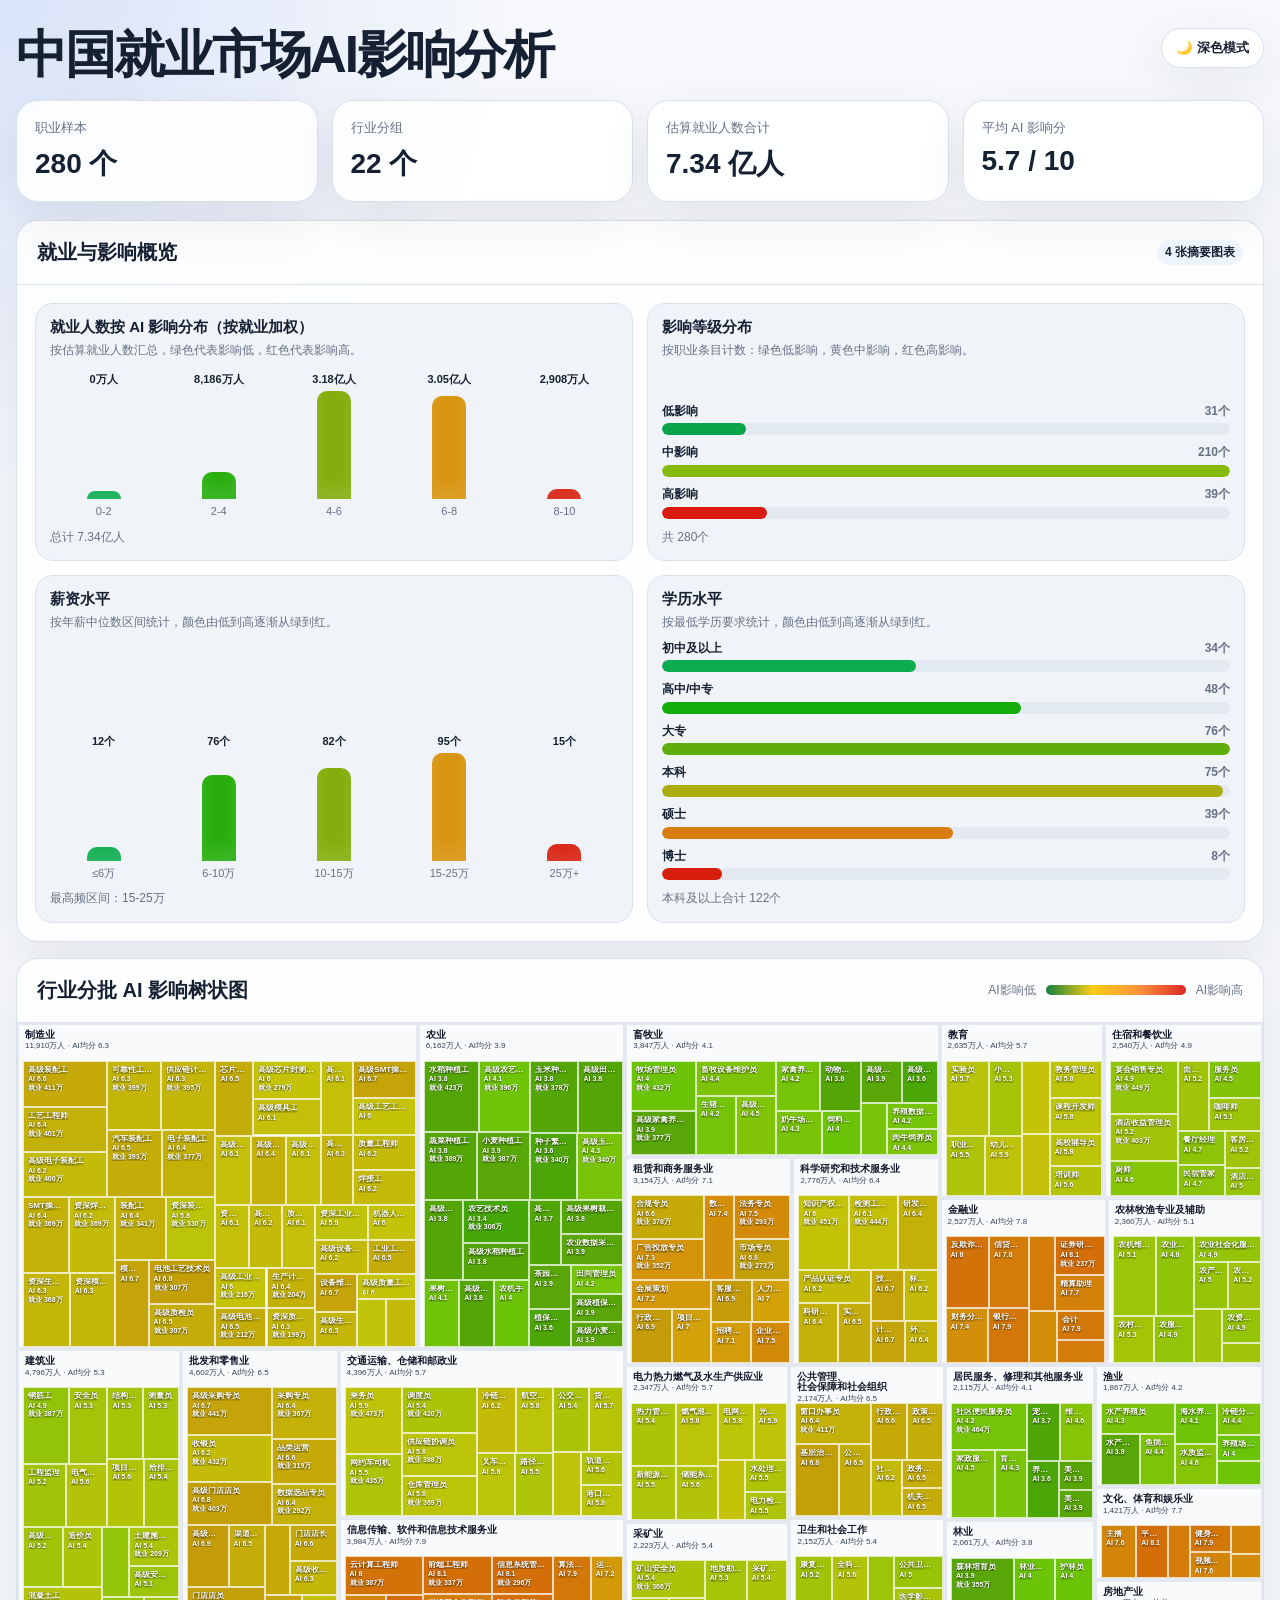
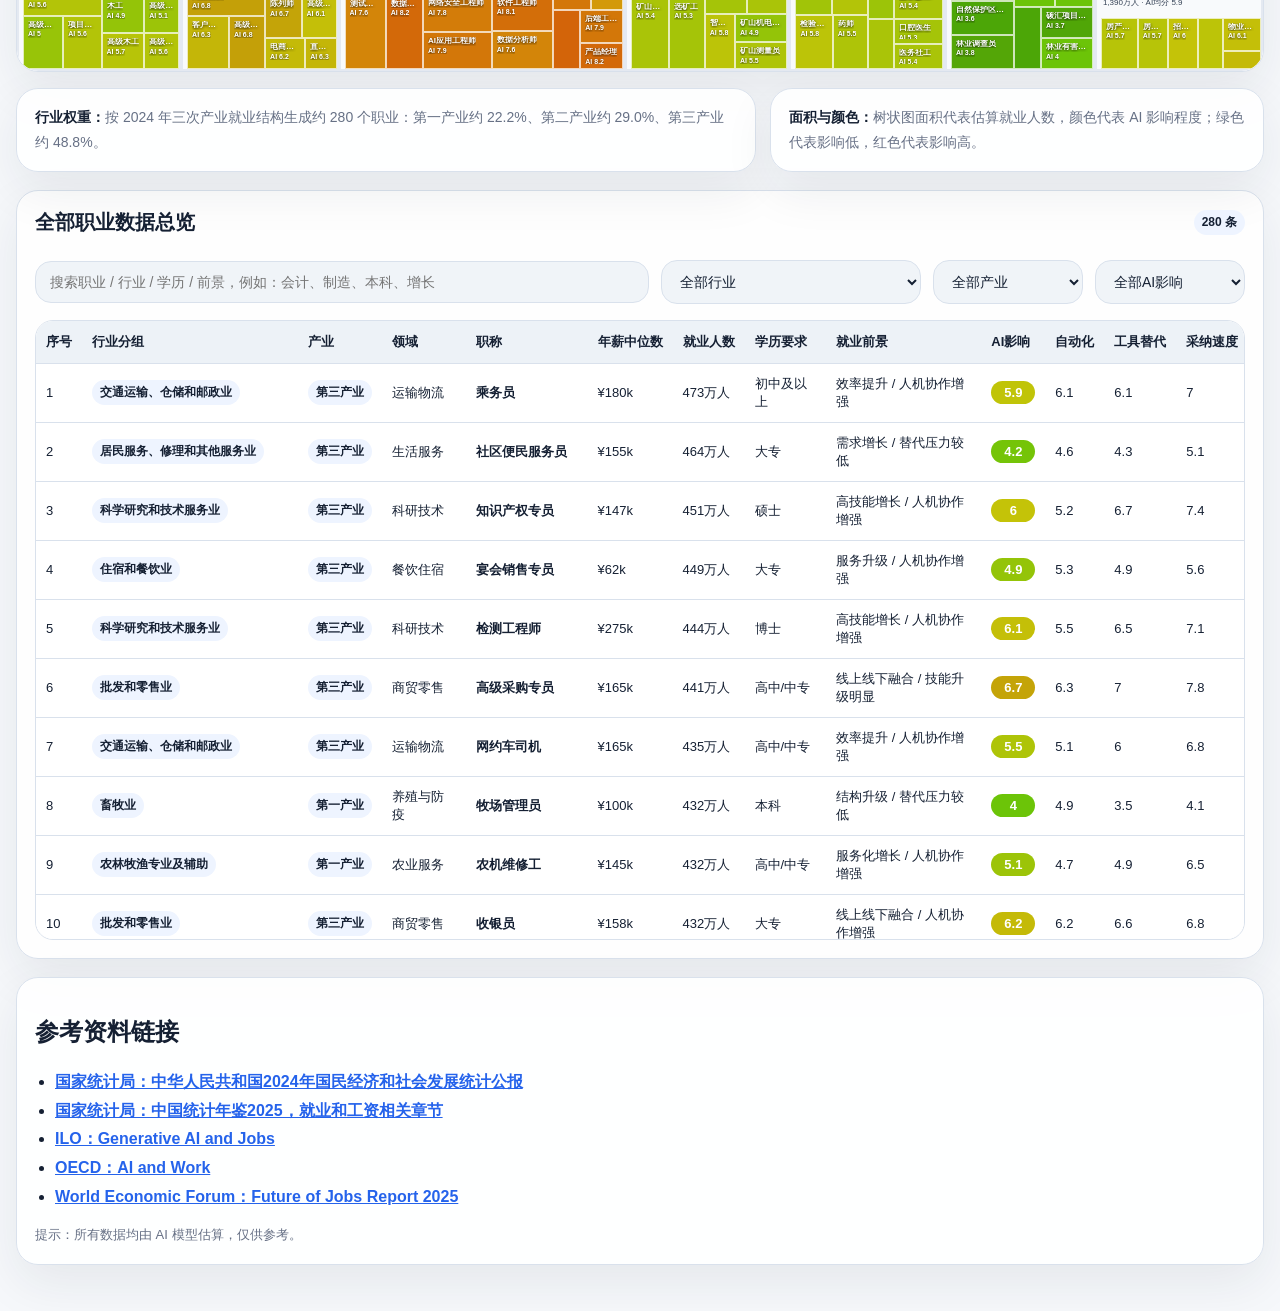
<file: 中国就业市场ai影响分析_新预览.html>
<!DOCTYPE html>
<html lang="zh-CN">
<head>
<meta charset="UTF-8" />
<meta name="viewport" content="width=device-width, initial-scale=1.0" />
<title>中国就业市场AI影响分析</title>
<style>
:root{--bg:#f6f8fb;--panel:#fff;--panel2:#f0f4f8;--text:#152033;--muted:#667085;--border:#d9e1ec;--shadow:0 18px 50px rgba(20,32,51,.08);--accent:#2563eb;--chip:#eef4ff;--head:#edf2f7;--cat:rgba(255,255,255,.58);--catText:#0f172a;--catSubText:#334155;--catShadow:0 1px 2px rgba(255,255,255,.95),0 0 4px rgba(255,255,255,.7)}body.dark{--bg:#0b1020;--panel:#121a2c;--panel2:#19243a;--text:#eef4ff;--muted:#a8b3c7;--border:#2a3955;--shadow:0 20px 60px rgba(0,0,0,.28);--accent:#60a5fa;--chip:#1d2c4c;--head:#1d2940;--cat:rgba(10,18,34,.54);--catText:#fff;--catSubText:#e5edff;--catShadow:0 1px 3px rgba(0,0,0,.8)}*{box-sizing:border-box}body{margin:0;font-family:-apple-system,BlinkMacSystemFont,"Segoe UI","PingFang SC","Microsoft YaHei",sans-serif;color:var(--text);background:radial-gradient(circle at top left,rgba(37,99,235,.14),transparent 32rem),var(--bg)}.page{width:min(1480px,calc(100vw - 32px));margin:auto;padding:28px 0 46px}header{display:flex;justify-content:space-between;gap:18px;align-items:flex-start;margin-bottom:18px}h1{margin:0;font-size:clamp(30px,4vw,52px);letter-spacing:-.04em;line-height:1.05}.theme{border:1px solid var(--border);background:var(--panel);color:var(--text);border-radius:999px;padding:10px 14px;box-shadow:var(--shadow);cursor:pointer;font-weight:800;white-space:nowrap}.grid{display:grid;grid-template-columns:repeat(4,1fr);gap:14px;margin:18px 0}.card{background:color-mix(in srgb,var(--panel) 88%,transparent);border:1px solid var(--border);border-radius:22px;box-shadow:var(--shadow)}.stat{padding:18px}.label{color:var(--muted);font-size:13px;margin-bottom:8px}.value{font-size:28px;font-weight:900}.head{display:flex;align-items:center;justify-content:space-between;gap:12px;padding:18px 20px;border-bottom:1px solid var(--border)}.head h2{margin:0;font-size:20px;writing-mode:horizontal-tb}.legend{display:flex;gap:10px;align-items:center;color:var(--muted);font-size:12px;white-space:nowrap}.bar{width:140px;height:10px;border-radius:999px;background:linear-gradient(90deg,#15803d,#facc15,#fb923c,#dc2626)}.chart-section{margin:0 0 16px}.chart-grid{display:grid;grid-template-columns:repeat(2,minmax(0,1fr));gap:14px;padding:18px}.chart-card{border:1px solid var(--border);background:var(--panel2);border-radius:18px;padding:14px;min-height:235px;display:flex;flex-direction:column}.chart-card h3{margin:0 0 4px;font-size:15px;line-height:1.25}.chart-sub{color:var(--muted);font-size:12px;line-height:1.5;margin-bottom:10px}.chart-foot{margin-top:10px;color:var(--muted);font-size:12px;line-height:1.45}.vchart{display:flex;align-items:flex-end;gap:8px;height:150px;margin-top:auto}.vcol{flex:1;min-width:0;display:flex;flex-direction:column;align-items:center;justify-content:flex-end;gap:6px}.vnum{font-size:11px;font-weight:800;color:var(--text);line-height:1;text-align:center}.vbar-wrap{height:108px;display:flex;align-items:flex-end;width:100%;justify-content:center}.vbar{width:min(34px,100%);border-radius:10px 10px 0 0;box-shadow:inset 0 -10px 18px rgba(255,255,255,.12)}.vlabel{font-size:11px;color:var(--muted);text-align:center;line-height:1.2;word-break:break-word}.hchart{display:grid;gap:10px;margin-top:auto}.hrow{display:grid;gap:4px}.hmeta{display:flex;justify-content:space-between;gap:10px;font-size:12px;line-height:1.3}.hmeta span:first-child{color:var(--text);font-weight:700}.hmeta span:last-child{color:var(--muted);font-weight:800}.htrack{height:12px;border-radius:999px;background:color-mix(in srgb,var(--border) 55%,transparent);overflow:hidden}.hfill{height:100%;border-radius:999px}#treemap{position:relative;width:100%;height:min(72vh,800px);min-height:560px;background:var(--panel2);overflow:hidden;border-radius:0 0 22px 22px}.cat{position:absolute;border:2px solid color-mix(in srgb,var(--border) 72%,white 28%);background:var(--cat);overflow:hidden}.cat-label{position:absolute;left:6px;top:5px;right:6px;z-index:4;pointer-events:none;line-height:1.08}.cat-label b{display:block;max-width:100%;overflow:visible;text-overflow:clip;white-space:normal;word-break:keep-all;font-size:10px;line-height:1.08;color:var(--catText);text-shadow:var(--catShadow)}.cat-label span{display:block;margin-top:2px;font-size:8px;line-height:1.05;color:var(--catSubText);text-shadow:var(--catShadow)}.cat.small-cat .cat-label b{font-size:8px}.cat.small-cat .cat-label span{font-size:6.5px}.tile{position:absolute;border:1px solid rgba(255,255,255,.72);overflow:hidden;color:#fff;cursor:pointer;transition:.12s}.tile:hover,.tile.selected{transform:scale(1.018);z-index:8;filter:brightness(1.08);box-shadow:0 10px 28px rgba(0,0,0,.2);outline:2px solid rgba(255,255,255,.85)}.tile-top{position:absolute;left:4px;top:4px;right:4px;display:grid;gap:1px;pointer-events:none;max-height:calc(100% - 8px);overflow:hidden}.tile-title,.tile-score,.tile-emp{width:fit-content;max-width:100%;padding:0;background:transparent;overflow:hidden;text-overflow:ellipsis;white-space:nowrap;font-size:8px;font-weight:900;line-height:1.08;text-shadow:0 1px 3px rgba(0,0,0,.82)}.tile-score,.tile-emp{font-size:7px}.tooltip{position:fixed;pointer-events:none;z-index:20;width:270px;background:rgba(15,23,42,.94);color:white;border:1px solid rgba(255,255,255,.15);border-radius:16px;padding:12px;box-shadow:0 18px 45px rgba(0,0,0,.25);font-size:12px;line-height:1.6;opacity:0;transform:translateY(6px);transition:.08s}.tooltip.show{opacity:1;transform:translateY(0)}.tooltip strong{display:block;font-size:15px;margin-bottom:4px}.side-detail{position:fixed;z-index:60;width:min(330px,calc(100vw - 24px));max-height:min(72vh,620px);overflow:auto;display:none;background:var(--panel);color:var(--text);border:1px solid var(--border);border-radius:20px;box-shadow:0 24px 70px rgba(0,0,0,.32);padding:14px}.side-detail.show{display:block}.side-head{display:flex;justify-content:space-between;gap:8px;align-items:flex-start;border-bottom:1px solid var(--border);padding-bottom:10px;margin-bottom:10px}.side-kicker{color:var(--muted);font-size:12px;margin-bottom:4px;line-height:1.4}.side-title{font-size:19px;font-weight:950;line-height:1.22;letter-spacing:-.02em}.side-close{flex:0 0 auto;width:30px;height:30px;border:1px solid var(--border);border-radius:999px;background:var(--panel2);color:var(--text);cursor:pointer;font-size:17px}.mini-grid{display:grid;grid-template-columns:1fr 1fr;gap:8px;margin:10px 0}.mini-stat{border:1px solid var(--border);border-radius:14px;background:var(--panel2);padding:8px}.mini-stat span{display:block;color:var(--muted);font-size:11px}.mini-stat b{display:block;margin-top:3px;font-size:15px}.side-section{padding-top:10px;margin-top:10px;border-top:1px solid var(--border);font-size:13px;line-height:1.65}.side-section h4{margin:0 0 6px;font-size:14px}.side-section p{margin:0}.impact-list{padding-left:18px;margin:6px 0 0}.impact-list li{margin:5px 0}.notes{display:grid;grid-template-columns:1.2fr .8fr;gap:14px;margin:16px 0}.note-box{padding:16px 18px;color:var(--muted);line-height:1.8;font-size:14px}.note-box b{color:var(--text)}.bottom{margin-top:18px;padding:18px}.search-row{display:grid;grid-template-columns:1fr auto auto auto;gap:12px;align-items:center;margin:12px 0 16px}.search,.select{width:100%;border:1px solid var(--border);background:var(--panel2);color:var(--text);border-radius:16px;padding:12px 14px;outline:none;font-size:14px}.select{min-width:150px}.table-wrap{max-height:620px;overflow:auto;border:1px solid var(--border);border-radius:18px;background:var(--panel)}table{width:100%;min-width:1360px;border-collapse:collapse;font-size:13px}th{position:sticky;top:0;z-index:1;background:var(--head);text-align:left;padding:12px 10px;border-bottom:1px solid var(--border);white-space:nowrap}td{padding:11px 10px;border-bottom:1px solid var(--border);vertical-align:middle}tbody tr{cursor:pointer}tbody tr:hover{background:color-mix(in srgb,var(--accent) 8%,transparent)}.tag{display:inline-flex;border-radius:999px;padding:4px 8px;background:var(--chip);font-weight:800;font-size:12px;white-space:nowrap}.pill{display:inline-flex;min-width:44px;justify-content:center;border-radius:999px;padding:4px 8px;color:#fff;font-weight:900}.action{color:var(--accent);font-weight:900;white-space:nowrap}.refs{margin-top:18px;padding:18px}.refs ul{margin:10px 0 0;padding-left:20px;line-height:1.8}.refs a{color:var(--accent);font-weight:800}.refs-tip{margin:12px 0 0;color:var(--muted);font-size:13px;line-height:1.7}@media(max-width:1100px){.search-row{grid-template-columns:1fr 1fr}.grid{grid-template-columns:repeat(2,1fr)}}@media(max-width:980px){header{flex-direction:column}.notes{grid-template-columns:1fr}.chart-grid{grid-template-columns:1fr}}@media(max-width:620px){.page{width:min(100vw - 16px,1480px);padding-top:14px}.grid{grid-template-columns:1fr;gap:10px}.stat{padding:12px}.value{font-size:24px}.head{align-items:flex-start;flex-direction:column}.chart-grid{padding:10px}.chart-card{min-height:auto;padding:12px}.chart-card h3{font-size:14px}.chart-sub,.chart-foot{font-size:11px}.vchart{height:140px}.vbar-wrap{height:96px}.vnum{font-size:10px}.vlabel{font-size:10px}.hmeta{font-size:11px}.treemap-head{gap:8px;padding:14px 14px 10px}.treemap-head h2{font-size:16px;line-height:1.2;width:100%;white-space:normal}.legend{width:100%;font-size:11px;gap:6px;justify-content:flex-start;overflow:hidden}.bar{width:92px;height:8px;flex:0 0 92px}#treemap{height:58vh;min-height:460px}.cat-label{left:3px;top:3px;right:3px}.cat-label b{font-size:6.6px;line-height:1.03}.cat-label span{display:block;font-size:4.8px;line-height:1.02;margin-top:1px}.cat.small-cat .cat-label b{font-size:5.6px}.cat.small-cat .cat-label span{font-size:4.3px}.tile-top{left:2px;top:2px;right:2px;gap:0}.tile-title{font-size:5.7px;line-height:1}.tile-score,.tile-emp{font-size:4.9px;line-height:1}.note-box{font-size:12px;padding:12px}.bottom{margin-top:12px;padding:10px;border-radius:16px}.bottom .head{flex-direction:row!important;align-items:center!important;justify-content:space-between!important}.bottom .head h2{font-size:16px}.bottom .tag{font-size:10px;padding:3px 7px}.search-row{grid-template-columns:1fr;margin:8px 0 10px}.search,.select{font-size:12px;padding:9px 10px;border-radius:12px}.table-wrap{max-height:38vh;border-radius:12px;border:none;background:transparent;overflow:auto}.table-wrap table{min-width:0;width:100%;font-size:11px;border-collapse:separate;border-spacing:0 8px}.table-wrap thead{display:none}.table-wrap tbody,.table-wrap tr,.table-wrap td{display:block}.table-wrap tr{background:var(--panel);border:1px solid var(--border);border-radius:12px;padding:8px;box-shadow:0 8px 22px rgba(20,32,51,.06)}.table-wrap td{border:0;padding:3px 0}.table-wrap td:nth-child(1),.table-wrap td:nth-child(3),.table-wrap td:nth-child(4),.table-wrap td:nth-child(8),.table-wrap td:nth-child(9),.table-wrap td:nth-child(11),.table-wrap td:nth-child(12),.table-wrap td:nth-child(13),.table-wrap td:nth-child(14),.table-wrap td:nth-child(15){display:none}.table-wrap td:nth-child(2)::before{content:"行业：";color:var(--muted);font-weight:700}.table-wrap td:nth-child(5)::before{content:"职业：";color:var(--muted);font-weight:700}.table-wrap td:nth-child(6)::before{content:"年薪：";color:var(--muted);font-weight:700}.table-wrap td:nth-child(7)::before{content:"就业：";color:var(--muted);font-weight:700}.table-wrap td:nth-child(10)::before{content:"AI影响：";color:var(--muted);font-weight:700}.tag{font-size:9px;padding:2px 5px}.pill{min-width:30px;padding:2px 5px;font-size:10px}.side-detail{left:10px!important;right:10px!important;top:10px!important;width:auto!important;max-height:48vh!important;padding:9px!important;border-radius:16px!important;font-size:11px!important}.side-title{font-size:15px;line-height:1.15}.side-kicker{font-size:10px;line-height:1.25}.side-close{width:24px;height:24px;font-size:14px}.mini-grid{gap:5px;margin:7px 0}.mini-stat{padding:6px;border-radius:10px}.mini-stat span{font-size:9px}.mini-stat b{font-size:12px}.side-section{font-size:10.5px;line-height:1.45;padding-top:7px;margin-top:7px}.side-section h4{font-size:11.5px;margin-bottom:4px}.impact-list{padding-left:14px;margin-top:4px}.impact-list li{margin:3px 0}.refs{padding:12px}.refs h2{font-size:16px}}
</style>
</head>
<body>
<div class="page">
<header><div><h1>中国就业市场AI影响分析</h1></div><button class="theme" id="themeToggle">🌙 深色模式</button></header>
<section class="grid" id="statsGrid"></section>
<section class="card chart-section"><div class="head"><h2>就业与影响概览</h2><span class="tag">4 张摘要图表</span></div><div class="chart-grid" id="chartsPanel"></div></section>
<section class="card treemap-card"><div class="head treemap-head"><h2>行业分批 AI 影响树状图</h2><div class="legend"><span>AI影响低</span><span class="bar"></span><span>AI影响高</span></div></div><div id="treemap"></div></section>
<section class="notes"><div class="card note-box"><b>行业权重：</b>按 2024 年三次产业就业结构生成约 280 个职业：第一产业约 22.2%、第二产业约 29.0%、第三产业约 48.8%。</div><div class="card note-box"><b>面积与颜色：</b>树状图面积代表估算就业人数，颜色代表 AI 影响程度；绿色代表影响低，红色代表影响高。</div></section>
<section class="card bottom"><div class="head" style="padding:0 0 12px;border-bottom:none"><h2>全部职业数据总览</h2><span class="tag" id="tableCount">280 条</span></div><div class="search-row"><input id="searchInput" class="search" type="search" placeholder="搜索职业 / 行业 / 学历 / 前景，例如：会计、制造、本科、增长"><select id="industryFilter" class="select"><option value="">全部行业</option></select><select id="sectorFilter" class="select"><option value="">全部产业</option><option>第一产业</option><option>第二产业</option><option>第三产业</option></select><select id="riskFilter" class="select"><option value="">全部AI影响</option><option value="high">高影响 7-10</option><option value="mid">中影响 4-6.9</option><option value="low">低影响 0-3.9</option></select></div><div class="table-wrap"><table><thead><tr><th>序号</th><th>行业分组</th><th>产业</th><th>领域</th><th>职称</th><th>年薪中位数</th><th>就业人数</th><th>学历要求</th><th>就业前景</th><th>AI影响</th><th>自动化</th><th>工具替代</th><th>采纳速度</th><th>物理/社交</th><th>操作</th></tr></thead><tbody id="tableBody"></tbody></table></div></section>
<section class="card refs"><h2>参考资料链接</h2><ul><li><a target="_blank" href="https://www.stats.gov.cn/sj/zxfb/202502/t20250228_1958817.html">国家统计局：中华人民共和国2024年国民经济和社会发展统计公报</a></li><li><a target="_blank" href="https://www.stats.gov.cn/sj/ndsj/2025/indexch.htm">国家统计局：中国统计年鉴2025，就业和工资相关章节</a></li><li><a target="_blank" href="https://www.ilo.org/publications/generative-ai-and-jobs-global-analysis-potential-effects-job-quantity-and">ILO：Generative AI and Jobs</a></li><li><a target="_blank" href="https://www.oecd.org/employment/ai-and-work/">OECD：AI and Work</a></li><li><a target="_blank" href="https://www.weforum.org/publications/the-future-of-jobs-report-2025/">World Economic Forum：Future of Jobs Report 2025</a></li></ul><p class="refs-tip">提示：所有数据均由 AI 模型估算，仅供参考。</p></section>
</div>
<div class="tooltip" id="tooltip"></div>
<div class="side-detail" id="sideDetail" aria-live="polite"></div>
<script>
const sectorTotals={"第一产业":16298,"第二产业":21275,"第三产业":35866};
const industryTargets=[
{industry:"农业",sector:"第一产业",count:22,field:"种植与农技",jobs:["水稻种植工","小麦种植工","玉米种植工","蔬菜种植工","果树栽培工","茶园管理员","农艺技术员","田间管理员","植保无人机操作员","种子繁育员","农机手","农业数据采集员"],income:[42000,105000],edu:["初中及以上","高中/中专","大专","本科"],outlook:"稳中有增",auto:4.1,tool:3.8,adopt:4.5,physical:7.8},
{industry:"林业",sector:"第一产业",count:8,field:"林业生态",jobs:["护林员","森林培育员","苗木培育员","林业调查员","林业有害生物防治员","自然保护区巡护员","碳汇项目助理","林业技术员"],income:[46000,115000],edu:["初中及以上","高中/中专","大专","本科"],outlook:"政策支撑",auto:3.8,tool:4.2,adopt:4.4,physical:7.3},
{industry:"畜牧业",sector:"第一产业",count:14,field:"养殖与防疫",jobs:["生猪养殖员","肉牛饲养员","家禽养殖员","饲料配方员","动物防疫员","牧场管理员","奶牛场技术员","养殖数据管理员","兽医助理","畜牧设备维护员"],income:[48000,125000],edu:["初中及以上","高中/中专","大专","本科"],outlook:"结构升级",auto:4.5,tool:4.1,adopt:4.8,physical:7.4},
{industry:"渔业",sector:"第一产业",count:8,field:"水产养殖",jobs:["水产养殖员","鱼病防治员","海水养殖技术员","捕捞船员","水产质检员","养殖场管理员","水质监测员","冷链分拣员"],income:[50000,130000],edu:["初中及以上","高中/中专","大专","本科"],outlook:"品质化增长",auto:4.4,tool:4.3,adopt:4.8,physical:7.2},
{industry:"农林牧渔专业及辅助",sector:"第一产业",count:10,field:"农业服务",jobs:["农业社会化服务员","农产品质检员","农资销售顾问","农机维修工","农村电商运营","农产品经纪人","农服调度员","农业保险查勘员","乡村规划助理","合作社管理员"],income:[52000,150000],edu:["高中/中专","大专","本科"],outlook:"服务化增长",auto:5.1,tool:5.5,adopt:5.8,physical:6.2},
{industry:"采矿业",sector:"第二产业",count:8,field:"能源矿产",jobs:["采矿技术员","矿山安全员","地质勘探员","矿山机电维修工","选矿工","矿山调度员","智能矿山巡检员","矿山测量员"],income:[75000,220000],edu:["高中/中专","大专","本科"],outlook:"安全智能化",auto:5.4,tool:5.8,adopt:6.2,physical:7.0},
{industry:"制造业",sector:"第二产业",count:44,field:"工业制造",jobs:["装配工","数控机床操作员","质检员","生产计划员","工业工程技术员","模具工","焊接工","设备维修工","SMT操作员","电子装配工","芯片封测技术员","工艺工程师","质量工程师","电池工艺技术员","汽车装配工","机器人调试员","供应链计划员","可靠性工程师"],income:[60000,260000],edu:["初中及以上","高中/中专","大专","本科","硕士"],outlook:"自动化升级",auto:6.4,tool:6.2,adopt:7.0,physical:5.4},
{industry:"电力热力燃气及水生产供应业",sector:"第二产业",count:9,field:"能源公用事业",jobs:["电气运行值班员","电网调度员","新能源运维工程师","燃气巡检员","水处理技术员","热力管网维护员","电力检修工","光伏运维员","储能系统技术员"],income:[72000,230000],edu:["高中/中专","大专","本科","硕士"],outlook:"新能源带动",auto:5.5,tool:6.1,adopt:6.7,physical:6.4},
{industry:"建筑业",sector:"第二产业",count:20,field:"建筑工程",jobs:["土建施工员","钢筋工","木工","混凝土工","安全员","造价员","测量员","项目资料员","BIM建模员","结构工程师","给排水工程师","电气工程师","工程监理","项目经理"],income:[62000,260000],edu:["初中及以上","高中/中专","大专","本科","硕士"],outlook:"存量转型",auto:5.2,tool:6.0,adopt:5.8,physical:6.6},
{industry:"批发和零售业",sector:"第三产业",count:18,field:"商贸零售",jobs:["门店店员","收银员","采购专员","品类运营","陈列师","门店店长","电商运营","客服专员","直播运营","数据选品专员","渠道经理","客户成功经理"],income:[50000,190000],edu:["高中/中专","大专","本科"],outlook:"线上线下融合",auto:6.7,tool:7.1,adopt:7.2,physical:5.0},
{industry:"交通运输、仓储和邮政业",sector:"第三产业",count:14,field:"运输物流",jobs:["网约车司机","公交司机","货车司机","调度员","轨道交通站务员","乘务员","港口操作员","航空地勤","物流调度员","仓库管理员","路径规划专员","冷链运维员","叉车司机","供应链协调员"],income:[56000,185000],edu:["初中及以上","高中/中专","大专","本科"],outlook:"效率提升",auto:5.9,tool:5.9,adopt:6.5,physical:6.6},
{industry:"住宿和餐饮业",sector:"第三产业",count:10,field:"餐饮住宿",jobs:["厨师","面点师","服务员","酒店前台","客房管理员","餐厅经理","咖啡师","民宿管家","宴会销售专员","酒店收益管理员"],income:[48000,160000],edu:["初中及以上","高中/中专","大专","本科"],outlook:"服务升级",auto:4.8,tool:5.1,adopt:5.7,physical:7.0},
{industry:"信息传输、软件和信息技术服务业",sector:"第三产业",count:14,field:"信息技术",jobs:["软件工程师","前端工程师","后端工程师","测试工程师","数据分析师","算法工程师","数据工程师","AI应用工程师","产品经理","网络安全工程师","运维工程师","云计算工程师","数据标注主管","信息系统管理员"],income:[100000,480000],edu:["大专","本科","硕士","博士"],outlook:"结构性增长",auto:7.0,tool:8.3,adopt:8.7,physical:2.7},
{industry:"金融业",sector:"第三产业",count:10,field:"金融财经",jobs:["银行柜员","客户经理","信贷审核员","保险代理人","理财顾问","证券研究助理","反欺诈分析员","精算助理","会计","财务分析师"],income:[70000,330000],edu:["大专","本科","硕士"],outlook:"智能化分化",auto:7.6,tool:8.0,adopt:8.0,physical:3.0},
{industry:"房地产业",sector:"第三产业",count:6,field:"地产服务",jobs:["房产经纪人","物业管理员","资产运营专员","招商专员","房产估价助理","楼宇管家"],income:[58000,220000],edu:["高中/中专","大专","本科"],outlook:"存量服务转型",auto:5.6,tool:6.2,adopt:6.0,physical:5.3},
{industry:"租赁和商务服务业",sector:"第三产业",count:12,field:"商务服务",jobs:["行政专员","人力资源专员","招聘顾问","企业咨询助理","市场专员","广告投放专员","法务专员","合规专员","会展策划","客服主管","数据运营专员","项目助理"],income:[62000,260000],edu:["大专","本科","硕士"],outlook:"专业化增长",auto:7.0,tool:7.7,adopt:7.4,physical:3.9},
{industry:"科学研究和技术服务业",sector:"第三产业",count:10,field:"科研技术",jobs:["科研助理","实验室技术员","知识产权专员","检测工程师","计量工程师","技术咨询顾问","产品认证专员","研发工程师","环境评估师","标准化工程师"],income:[76000,320000],edu:["大专","本科","硕士","博士"],outlook:"高技能增长",auto:6.0,tool:7.2,adopt:7.0,physical:4.9},
{industry:"教育",sector:"第三产业",count:10,field:"教育培训",jobs:["小学教师","中学教师","幼儿教师","职业教育讲师","高校辅导员","教务管理员","课程开发师","培训师","学习规划师","实验员"],income:[60000,240000],edu:["大专","本科","硕士","博士"],outlook:"质量升级",auto:5.4,tool:6.8,adopt:6.4,physical:6.5},
{industry:"卫生和社会工作",sector:"第三产业",count:10,field:"医疗健康",jobs:["护士","全科医生","口腔医生","药师","医学影像技师","检验技师","康复治疗师","公共卫生专员","健康管理师","医务社工"],income:[65000,360000],edu:["大专","本科","硕士","博士"],outlook:"长期增长",auto:5.0,tool:6.4,adopt:6.3,physical:7.0},
{industry:"文化、体育和娱乐业",sector:"第三产业",count:7,field:"文化传媒",jobs:["平面设计师","视频剪辑师","文案策划","新媒体运营","摄影师","主播","健身教练","编导","内容审核员"],income:[60000,260000],edu:["高中/中专","大专","本科","硕士"],outlook:"AI重塑",auto:7.5,tool:8.3,adopt:7.8,physical:3.8},
{industry:"公共管理、社会保障和社会组织",sector:"第三产业",count:8,field:"公共服务",jobs:["窗口办事员","行政审批专员","政务热线客服","公共项目专员","政策研究助理","机关文秘","基层治理专员","社保专员"],income:[56000,185000],edu:["大专","本科","硕士"],outlook:"数字政务升级",auto:6.5,tool:7.0,adopt:7.0,physical:4.9},
{industry:"居民服务、修理和其他服务业",sector:"第三产业",count:8,field:"生活服务",jobs:["家政服务员","养老护理员","育婴师","美容师","美发师","维修师傅","宠物护理师","社区便民服务员"],income:[48000,170000],edu:["初中及以上","高中/中专","大专"],outlook:"需求增长",auto:3.9,tool:4.5,adopt:4.9,physical:7.6}
];
function seededRandom(seed){let x=Math.sin(seed)*10000;return x-Math.floor(x)}function clamp(v,min,max){return Math.max(min,Math.min(max,v))}function jitter(base,index,spread=1.2){return clamp(base+(seededRandom(index*19.37)-.5)*spread,0,10)}function money(v){return "¥"+Math.round(v/1000).toLocaleString("zh-CN")+"k"}function people(v){return v.toLocaleString("zh-CN")+"万人"}function colorForScore(s){const hue=Math.max(4,145-s*14.2);const light=s>=7?43:s>=4?40:34;return `hsl(${hue},92%,${light}%)`}function degreeColor(index,total){const ratio=total<=1?0:index/(total-1);const hue=145-ratio*140;return `hsl(${hue},88%,${ratio>.62?45:36}%)`}function outlookText(base,score){if(score>=7.8)return base+" / 岗位重构快";if(score>=6.5)return base+" / 技能升级明显";if(score>=4.5)return base+" / 人机协作增强";return base+" / 替代压力较低"}
function generate(){const records=[];let id=1;const sectorCounts=industryTargets.reduce((m,t)=>{m[t.sector]=(m[t.sector]||0)+t.count;return m},{});industryTargets.forEach(target=>{const industryTotal=sectorTotals[target.sector]*(target.count/sectorCounts[target.sector]);for(let i=0;i<target.count;i++){const base=target.jobs[i%target.jobs.length];const prefixes=["","高级","资深","数字化","智能化","区域","现场","平台","综合","项目","初级","高级"];const prefix=prefixes[Math.floor(i/target.jobs.length)%prefixes.length];const title=(prefix&&!base.includes(prefix)?prefix:"")+base;const automation=Number(jitter(target.auto,id,1.6).toFixed(1));const aiTool=Number(jitter(target.tool,id+7,1.6).toFixed(1));const adoption=Number(jitter(target.adopt,id+13,1.5).toFixed(1));const physicalSocial=Number(jitter(target.physical,id+23,1.4).toFixed(1));const aiScore=Number(clamp(automation*.35+aiTool*.25+adoption*.25+(10-physicalSocial)*.15,0,10).toFixed(1));const income=Math.round((target.income[0]+seededRandom(id*5.91)*(target.income[1]-target.income[0]))/1000)*1000;const jobFactor=title.includes("员")||title.includes("工")||title.includes("司机")||title.includes("店员")||title.includes("服务员")?1.25:.85;const raw=industryTotal/target.count*(.55+seededRandom(id*3.17)*1.15)*jobFactor;records.push({id,industry:target.industry,sector:target.sector,field:target.field,title,income,employmentRaw:raw,employment:Math.max(2,Math.round(raw)),education:target.edu[Math.floor(seededRandom(id*8.33)*target.edu.length)],outlook:outlookText(target.outlook,aiScore),aiScore,automation,aiTool,adoption,physicalSocial});id++}});Object.keys(sectorTotals).forEach(sector=>{const items=records.filter(r=>r.sector===sector);const sum=items.reduce((s,r)=>s+r.employmentRaw,0);const factor=sectorTotals[sector]/sum;items.forEach(r=>r.employment=Math.max(1,Math.round(r.employmentRaw*factor)))});return records.sort((a,b)=>b.employment-a.employment)}
const occupations=generate(),tooltip=document.getElementById("tooltip"),sideDetail=document.getElementById("sideDetail"),chartsPanel=document.getElementById("chartsPanel");
function classifyImpact(score){return score>=7?"高影响":score>=4?"中影响":"低影响"}function fmtWan(v){return v>=10000?`${(v/10000).toFixed(2)}亿人`:`${Math.round(v).toLocaleString("zh-CN")}万人`}function fmtCount(v){return `${v.toLocaleString("zh-CN")}个`}function verticalChart(labels,values,formatter,colors){const max=Math.max(...values,1);return `<div class="vchart">${labels.map((label,i)=>{const h=Math.max(8,values[i]/max*100);const color=colors?colors[i]:degreeColor(i,labels.length);return `<div class="vcol"><div class="vnum">${formatter(values[i])}</div><div class="vbar-wrap"><div class="vbar" style="height:${h}%;background:${color}"></div></div><div class="vlabel">${label}</div></div>`}).join("")}</div>`}function horizontalChart(labels,values,formatter,colors){const max=Math.max(...values,1);return `<div class="hchart">${labels.map((label,i)=>{const color=colors?colors[i]:degreeColor(i,labels.length);return `<div class="hrow"><div class="hmeta"><span>${label}</span><span>${formatter(values[i])}</span></div><div class="htrack"><div class="hfill" style="width:${Math.max(6,values[i]/max*100)}%;background:${color}"></div></div></div>`}).join("")}</div>`}
function renderCharts(){const aiBins=[{label:"0-2",min:0,max:2},{label:"2-4",min:2,max:4},{label:"4-6",min:4,max:6},{label:"6-8",min:6,max:8},{label:"8-10",min:8,max:10.01}];const weightedEmployment=aiBins.map(bin=>occupations.filter(d=>d.aiScore>=bin.min&&d.aiScore<bin.max).reduce((s,d)=>s+d.employment,0));const levelLabels=["低影响","中影响","高影响"];const levelCounts=levelLabels.map(label=>occupations.filter(d=>classifyImpact(d.aiScore)===label).length);const salaryBands=[{label:"≤6万",test:v=>v<60000},{label:"6-10万",test:v=>v>=60000&&v<100000},{label:"10-15万",test:v=>v>=100000&&v<150000},{label:"15-25万",test:v=>v>=150000&&v<250000},{label:"25万+",test:v=>v>=250000}];const salaryValues=salaryBands.map(bin=>occupations.filter(d=>bin.test(d.income)).length);const eduLabels=["初中及以上","高中/中专","大专","本科","硕士","博士"];const eduValues=eduLabels.map(label=>occupations.filter(d=>d.education===label).length);const greenToRed5=aiBins.map((_,i)=>degreeColor(i,aiBins.length));const greenYellowRed=["hsl(145,88%,34%)","hsl(78,88%,39%)","hsl(4,88%,45%)"];const salaryColors=salaryBands.map((_,i)=>degreeColor(i,salaryBands.length));const eduColors=eduLabels.map((_,i)=>degreeColor(i,eduLabels.length));chartsPanel.innerHTML=[{title:"就业人数按 AI 影响分布（按就业加权）",sub:"按估算就业人数汇总，绿色代表影响低，红色代表影响高。",body:verticalChart(aiBins.map(b=>b.label),weightedEmployment,fmtWan,greenToRed5),foot:`总计 ${fmtWan(weightedEmployment.reduce((a,b)=>a+b,0))}`},{title:"影响等级分布",sub:"按职业条目计数：绿色低影响，黄色中影响，红色高影响。",body:horizontalChart(levelLabels,levelCounts,fmtCount,greenYellowRed),foot:`共 ${fmtCount(levelCounts.reduce((a,b)=>a+b,0))}`},{title:"薪资水平",sub:"按年薪中位数区间统计，颜色由低到高逐渐从绿到红。",body:verticalChart(salaryBands.map(b=>b.label),salaryValues,fmtCount,salaryColors),foot:`最高频区间：${salaryBands[salaryValues.indexOf(Math.max(...salaryValues))].label}`},{title:"学历水平",sub:"按最低学历要求统计，颜色由低到高逐渐从绿到红。",body:horizontalChart(eduLabels,eduValues,fmtCount,eduColors),foot:`本科及以上合计 ${fmtCount(eduValues.slice(3).reduce((a,b)=>a+b,0))}`}].map(card=>`<article class="chart-card"><h3>${card.title}</h3><div class="chart-sub">${card.sub}</div>${card.body}<div class="chart-foot">${card.foot}</div></article>`).join("")}
function renderStats(){const total=occupations.reduce((s,d)=>s+d.employment,0),avg=occupations.reduce((s,d)=>s+d.aiScore,0)/occupations.length;document.getElementById("statsGrid").innerHTML=[{label:"职业样本",value:occupations.length+" 个"},{label:"行业分组",value:industryTargets.length+" 个"},{label:"估算就业人数合计",value:(total/10000).toFixed(2)+" 亿人"},{label:"平均 AI 影响分",value:avg.toFixed(1)+" / 10"}].map(i=>`<article class="card stat"><div class="label">${i.label}</div><div class="value">${i.value}</div></article>`).join("")}
function groupByIndustry(){return industryTargets.map(c=>{const items=occupations.filter(d=>d.industry===c.industry).sort((a,b)=>b.employment-a.employment);return{industry:c.industry,sector:c.sector,items,value:items.reduce((s,d)=>s+d.employment,0),avg:items.reduce((s,d)=>s+d.aiScore,0)/items.length,count:items.length}}).sort((a,b)=>b.value-a.value)}
function orderedBinary(items,x,y,w,h,valueKey="value"){if(!items.length)return[];if(items.length===1)return[{...items[0],x,y,w,h}];const sorted=[...items].sort((a,b)=>b[valueKey]-a[valueKey]);const total=sorted.reduce((s,i)=>s+i[valueKey],0);let acc=0,split=1,best=Infinity;for(let i=1;i<sorted.length;i++){acc+=sorted[i-1][valueKey];const diff=Math.abs(total/2-acc);if(diff<best){best=diff;split=i}}const left=sorted.slice(0,split),right=sorted.slice(split),lt=left.reduce((s,i)=>s+i[valueKey],0),ratio=lt/total;if(w>=h){const w1=w*ratio;return[...orderedBinary(left,x,y,w1,h,valueKey),...orderedBinary(right,x+w1,y,w-w1,h,valueKey)]}const h1=h*ratio;return[...orderedBinary(left,x,y,w,h1,valueKey),...orderedBinary(right,x,y+h1,w,h-h1,valueKey)]}
function renderTreemap(){closeSideDetail();const box=document.getElementById("treemap"),rect=box.getBoundingClientRect();const groups=groupByIndustry();const groupRects=orderedBinary(groups,0,0,rect.width,rect.height,"value");box.innerHTML="";groupRects.forEach(g=>{const cat=document.createElement("div");cat.className=`cat${(g.w<135||g.h<88)?" small-cat":""}`;cat.style.cssText=`left:${g.x}px;top:${g.y}px;width:${g.w}px;height:${g.h}px`;cat.innerHTML=`<div class="cat-label"><b title="${g.industry}">${g.industry}</b><span>${people(g.value)} · AI均分 ${g.avg.toFixed(1)}</span></div>`;const pad=4,labelH=g.h>90?36:26,innerX=pad,innerY=labelH,innerW=Math.max(0,g.w-pad*2),innerH=Math.max(0,g.h-labelH-pad);const itemRects=orderedBinary(g.items.map(i=>({...i,value:i.employment})),innerX,innerY,innerW,innerH,"value");itemRects.forEach(d=>{const area=d.w*d.h;const show=area>900&&d.w>30&&d.h>24;const showEmp=show&&area>1500&&d.w>46&&d.h>38;const shortTitle=d.title.length>8?d.title.slice(0,8)+"…":d.title;const tile=document.createElement("div");tile.className="tile";tile.setAttribute("role","button");tile.setAttribute("tabindex","0");tile.dataset.id=d.id;tile.style.cssText=`left:${d.x}px;top:${d.y}px;width:${d.w}px;height:${d.h}px;background:${colorForScore(d.aiScore)}`;tile.innerHTML=show?`<div class="tile-top"><div class="tile-title" title="${d.title}">${shortTitle}</div><div class="tile-score">AI ${d.aiScore}</div>${showEmp?`<div class="tile-emp">就业 ${d.employment}万</div>`:""}</div>`:"";tile.addEventListener("mousemove",e=>showTooltip(e,d));tile.addEventListener("mouseleave",hideTooltip);tile.addEventListener("click",e=>{e.stopPropagation();openSideDetail(d,tile)});tile.addEventListener("keydown",e=>{if(e.key==="Enter"||e.key===" "){e.preventDefault();openSideDetail(d,tile)}});cat.appendChild(tile)});box.appendChild(cat)})}
function showTooltip(e,d){tooltip.innerHTML=`<strong>${d.title}</strong><div>${d.sector} · ${d.industry} · ${d.field}</div><div>就业人数：${people(d.employment)}</div><div>年薪中位数：${money(d.income)}</div><div>学历要求：${d.education}</div><div>就业前景：${d.outlook}</div><div>AI影响：${d.aiScore}/10（自动化${d.automation}｜工具${d.aiTool}｜采纳${d.adoption}｜物理/社交${d.physicalSocial}）</div>`;tooltip.style.left=Math.min(e.clientX+14,innerWidth-290)+"px";tooltip.style.top=Math.min(e.clientY+14,innerHeight-220)+"px";tooltip.classList.add("show")}function hideTooltip(){tooltip.classList.remove("show")}
function impactLevel(s){return s>=7?"高影响：岗位内容会明显重构":s>=4?"中等影响：人机协作会增强":"低到中等影响：短期替代压力有限"}function titleDuty(t){if(t.includes("工程师"))return"方案设计、系统开发、技术测试、问题定位和跨团队协作";if(t.includes("员")||t.includes("工"))return"标准化执行、现场操作、质量检查、数据记录和流程配合";if(t.includes("经理")||t.includes("主管"))return"团队管理、流程协调、客户沟通、绩效跟踪和资源配置";if(t.includes("教师")||t.includes("讲师"))return"教学设计、课堂互动、学习反馈、测评辅导和课程改进";if(t.includes("医生")||t.includes("护士")||t.includes("药师"))return"诊疗支持、护理服务、风险识别、记录管理和患者沟通";return"信息处理、业务执行、客户沟通、流程协作和结果交付"}function automationText(s){return s>=7?"重复性文书、审核、标注、排程等任务容易被自动化。":s>=4?"部分流程可由 AI 辅助，但关键判断仍需要人工。":"工作高度依赖现场、经验或非标准动作，自动化空间较小。"}function toolText(s){return s>=7?"生成式 AI、数据分析工具和行业软件会直接改变产出方式。":s>=4?"AI 可提升检索、写作、分析、质检和沟通效率。":"AI 多作为辅助查询或记录工具，短期替代有限。"}function adoptionText(s){return s>=7?"行业数字化基础较好，AI 工具扩散速度快。":s>=4?"行业正在逐步采用智能工具，影响会渐进出现。":"行业采纳受现场条件、成本或制度限制，速度较慢。"}function physicalText(s){return s>=7?"大量依赖现场操作、身体技能或面对面服务，对替代形成缓冲。":s>=4?"仍需一定现场协作或人际沟通，AI 更偏辅助。":"工作主要是数字化信息任务，物理/强社交缓冲较弱。"}function advice(d){if(d.aiScore>=7)return"建议把 AI 作为核心工作工具：学习提示词、自动化流程、数据分析和行业软件集成，把竞争力转向复核、判断、客户沟通和复杂问题解决。";if(d.aiScore>=4)return"建议掌握常用 AI 工具，提高文档、表格、检索、质检、排程等效率，同时强化现场经验、沟通和业务判断。";return"建议关注智能设备和基础数字工具，但核心优势仍在现场技能、服务体验、责任心和专业经验。"}
function openSideDetail(d,anchor){document.querySelectorAll(".tile.selected").forEach(t=>t.classList.remove("selected"));if(anchor&&anchor.classList)anchor.classList.add("selected");hideTooltip();const impacts=[{name:"任务自动化潜力",score:d.automation,text:automationText(d.automation)},{name:"AI工具替代程度",score:d.aiTool,text:toolText(d.aiTool)},{name:"行业采纳速度",score:d.adoption,text:adoptionText(d.adoption)},{name:"物理/社交技能缓冲",score:d.physicalSocial,text:physicalText(d.physicalSocial)}];const strongest=impacts.map(i=>i.name==="物理/社交技能缓冲"?{...i,compareScore:10-i.score}:{...i,compareScore:i.score}).sort((a,b)=>b.compareScore-a.compareScore)[0];sideDetail.innerHTML=`<div class="side-head"><div><div class="side-kicker">${d.sector}<br>${d.industry} · ${d.field}</div><div class="side-title">${d.title}</div></div><button class="side-close" id="sideClose">×</button></div><div class="mini-grid"><div class="mini-stat"><span>AI影响评分</span><b>${d.aiScore}/10</b></div><div class="mini-stat"><span>就业人数</span><b>${people(d.employment)}</b></div><div class="mini-stat"><span>年薪中位数</span><b>${money(d.income)}</b></div><div class="mini-stat"><span>学历要求</span><b>${d.education}</b></div></div><div class="side-section" style="border-top:none;padding-top:0"><h4>职业介绍</h4><p>${d.title}属于${d.industry}行业，核心工作通常包括${titleDuty(d.title)}。当前就业前景判断为：${d.outlook}。</p></div><div class="side-section"><h4>AI主要影响</h4><p>综合判断为 <b>${impactLevel(d.aiScore)}</b>。影响最大的维度是：<b>${strongest.name}</b>。</p><ul class="impact-list">${impacts.map(i=>`<li><b>${i.name}：${i.score}/10。</b>${i.text}</li>`).join("")}</ul></div><div class="side-section"><h4>应对建议</h4><p>${advice(d)}</p></div>`;sideDetail.classList.add("show");positionSideDetail(anchor);document.getElementById("sideClose").addEventListener("click",closeSideDetail)}
function positionSideDetail(anchor){const r=anchor?anchor.getBoundingClientRect():document.getElementById("treemap").getBoundingClientRect();const gap=10,w=Math.min(330,innerWidth-24);sideDetail.style.width=w+"px";sideDetail.style.left="0px";sideDetail.style.top="0px";const h=sideDetail.offsetHeight||420;let left=r.right+gap;if(left+w>innerWidth-8)left=r.left-w-gap;if(left<8)left=Math.max(8,Math.min(r.left,innerWidth-w-8));let top=r.top;if(top+h>innerHeight-8)top=innerHeight-h-8;if(top<8)top=8;sideDetail.style.left=left+"px";sideDetail.style.top=top+"px"}
function closeSideDetail(){sideDetail.classList.remove("show");document.querySelectorAll(".tile.selected").forEach(t=>t.classList.remove("selected"))}
function bindRows(){document.querySelectorAll("#tableBody tr[data-id]").forEach(row=>{const d=occupations.find(i=>i.id===Number(row.dataset.id));row.addEventListener("click",()=>openSideDetail(d,row));row.addEventListener("keydown",e=>{if(e.key==="Enter"||e.key===" "){e.preventDefault();openSideDetail(d,row)}})})}
function renderTable(data){document.getElementById("tableCount").textContent=data.length+" 条";document.getElementById("tableBody").innerHTML=data.map((d,i)=>`<tr data-id="${d.id}" tabindex="0"><td>${i+1}</td><td><span class="tag">${d.industry}</span></td><td><span class="tag">${d.sector}</span></td><td>${d.field}</td><td><b>${d.title}</b></td><td>${money(d.income)}</td><td>${people(d.employment)}</td><td>${d.education}</td><td>${d.outlook}</td><td><span class="pill" style="background:${colorForScore(d.aiScore)}">${d.aiScore}</span></td><td>${d.automation}</td><td>${d.aiTool}</td><td>${d.adoption}</td><td>${d.physicalSocial}</td><td><span class="action">打开介绍</span></td></tr>`).join("");bindRows()}
function fillIndustryOptions(){document.getElementById("industryFilter").insertAdjacentHTML("beforeend",industryTargets.map(c=>`<option>${c.industry}</option>`).join(""))}
function filters(){const q=document.getElementById("searchInput").value.trim().toLowerCase(),industry=document.getElementById("industryFilter").value,sector=document.getElementById("sectorFilter").value,risk=document.getElementById("riskFilter").value;renderTable(occupations.filter(d=>{const blob=[d.industry,d.sector,d.field,d.title,d.education,d.outlook,d.aiScore].join(" ").toLowerCase();return(!q||blob.includes(q))&&(!industry||d.industry===industry)&&(!sector||d.sector===sector)&&(!risk||(risk==="high"&&d.aiScore>=7)||(risk==="mid"&&d.aiScore>=4&&d.aiScore<7)||(risk==="low"&&d.aiScore<4))}))}
document.getElementById("searchInput").addEventListener("input",filters);document.getElementById("industryFilter").addEventListener("change",filters);document.getElementById("sectorFilter").addEventListener("change",filters);document.getElementById("riskFilter").addEventListener("change",filters);document.getElementById("themeToggle").addEventListener("click",()=>{document.body.classList.toggle("dark");document.getElementById("themeToggle").textContent=document.body.classList.contains("dark")?"☀️ 浅色模式":"🌙 深色模式"});document.addEventListener("click",e=>{if(!sideDetail.contains(e.target)&&!e.target.closest(".tile")&&!e.target.closest("tbody tr"))closeSideDetail()});window.addEventListener("keydown",e=>{if(e.key==="Escape")closeSideDetail()});let resizeTimer;window.addEventListener("resize",()=>{clearTimeout(resizeTimer);resizeTimer=setTimeout(renderTreemap,120)});fillIndustryOptions();renderStats();renderCharts();renderTreemap();renderTable(occupations);
</script>
</body>
</html>
</file>
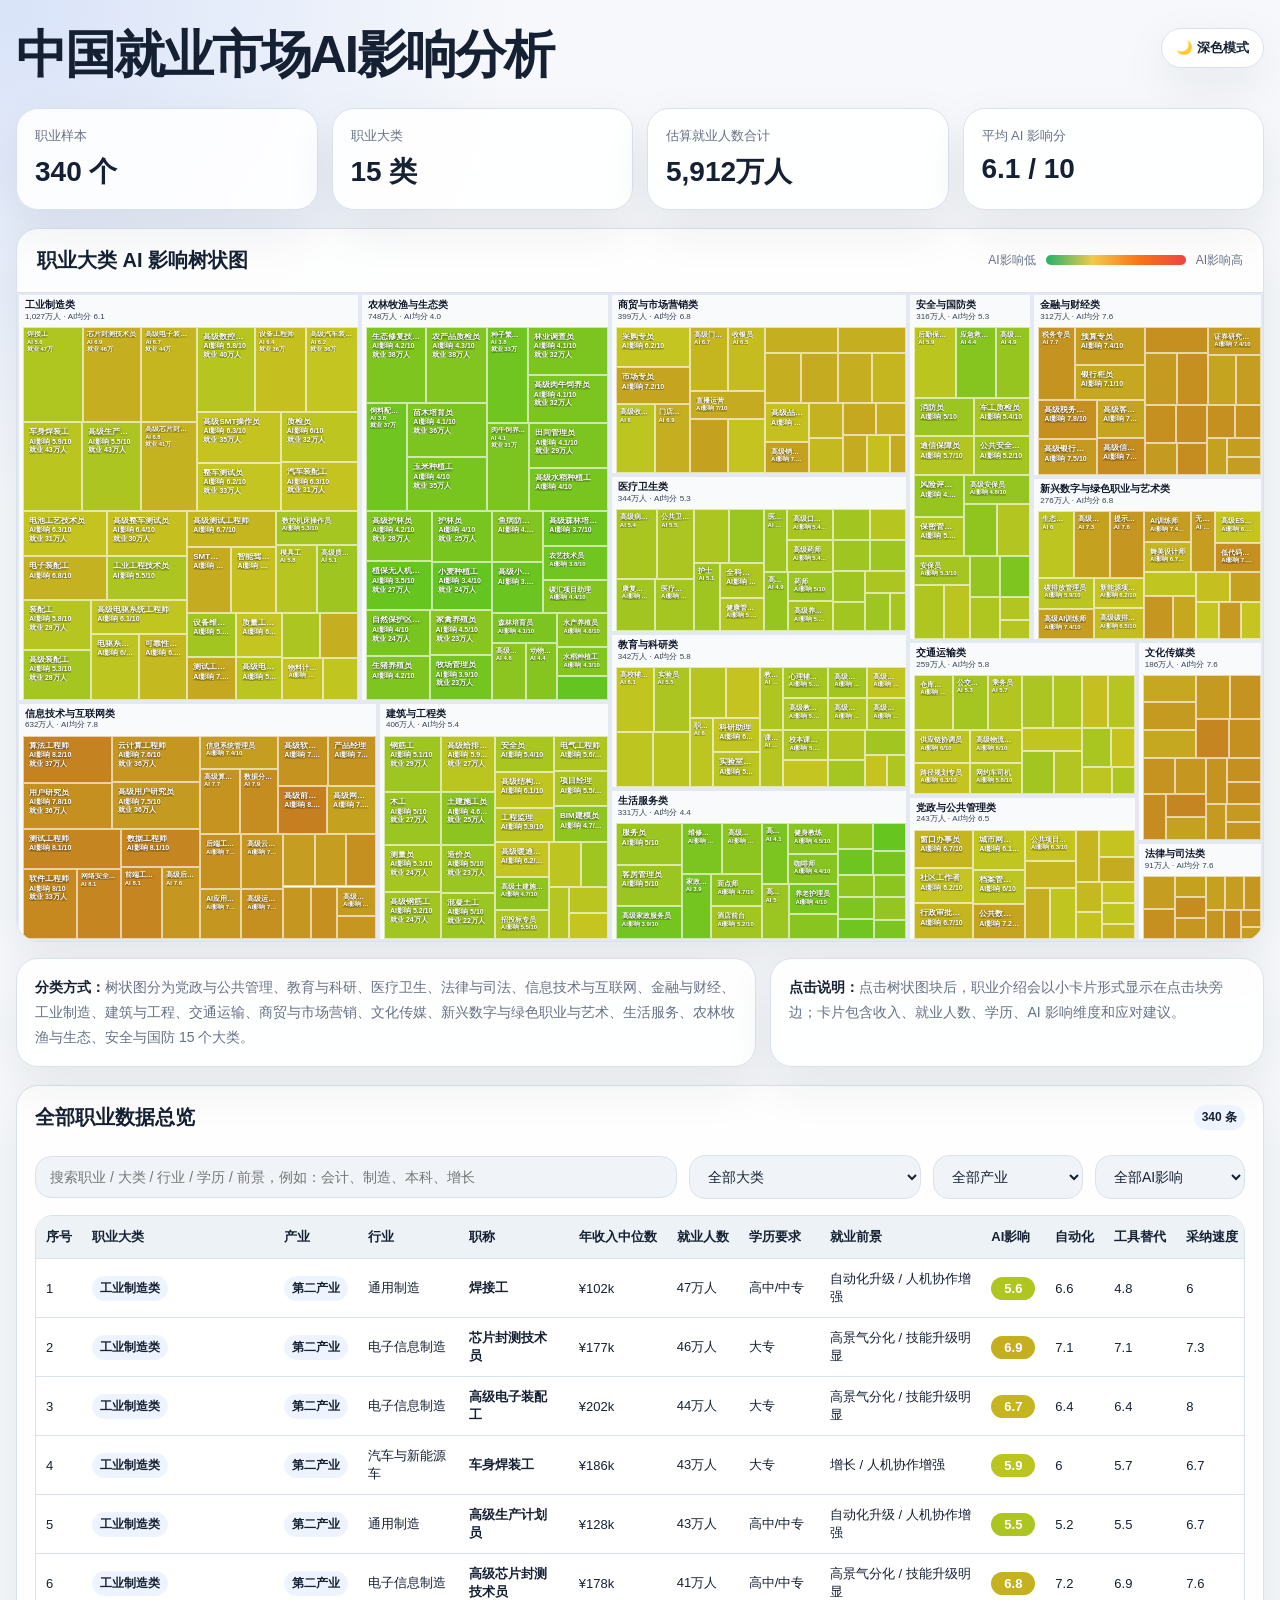
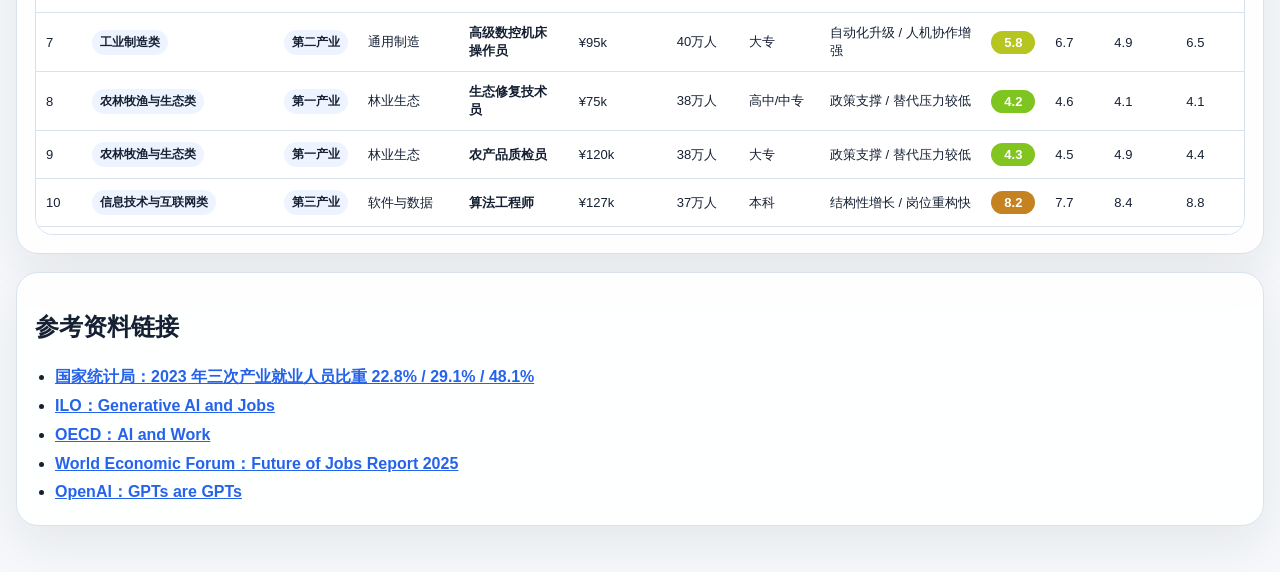
<file: 中国就业市场ai影响分析_预览 3.html>
<!DOCTYPE html>
<html lang="zh-CN">
<head>
<meta charset="UTF-8" />
<meta name="viewport" content="width=device-width, initial-scale=1.0" />
<title>中国就业市场AI影响分析</title>
<style>
:root{--bg:#f6f8fb;--panel:#fff;--panel2:#f0f4f8;--text:#152033;--muted:#667085;--border:#d9e1ec;--shadow:0 18px 50px rgba(20,32,51,.08);--accent:#2563eb;--chip:#eef4ff;--head:#edf2f7;--cat:rgba(255,255,255,.56);--catText:#0f172a;--catSubText:#334155;--catShadow:0 1px 2px rgba(255,255,255,.95),0 0 4px rgba(255,255,255,.7)}body.dark{--bg:#0b1020;--panel:#121a2c;--panel2:#19243a;--text:#eef4ff;--muted:#a8b3c7;--border:#2a3955;--shadow:0 20px 60px rgba(0,0,0,.28);--accent:#60a5fa;--chip:#1d2c4c;--head:#1d2940;--cat:rgba(10,18,34,.5);--catText:#ffffff;--catSubText:#e5edff;--catShadow:0 1px 3px rgba(0,0,0,.8)}*{box-sizing:border-box}body{margin:0;font-family:-apple-system,BlinkMacSystemFont,"Segoe UI","PingFang SC","Microsoft YaHei",sans-serif;color:var(--text);background:radial-gradient(circle at top left,rgba(37,99,235,.14),transparent 32rem),var(--bg)}.page{width:min(1480px,calc(100vw - 32px));margin:auto;padding:28px 0 46px}header{display:flex;justify-content:space-between;gap:18px;align-items:flex-start;margin-bottom:18px}h1{margin:0 0 8px;font-size:clamp(30px,4vw,52px);letter-spacing:-.04em;line-height:1.05}.subtitle{max-width:940px;margin:0;color:var(--muted);font-size:15px;line-height:1.8}.theme{border:1px solid var(--border);background:var(--panel);color:var(--text);border-radius:999px;padding:10px 14px;box-shadow:var(--shadow);cursor:pointer;font-weight:800;white-space:nowrap}.grid{display:grid;grid-template-columns:repeat(4,1fr);gap:14px;margin:18px 0}.card{background:color-mix(in srgb,var(--panel) 88%,transparent);border:1px solid var(--border);border-radius:22px;box-shadow:var(--shadow)}.stat{padding:18px}.label{color:var(--muted);font-size:13px;margin-bottom:8px}.value{font-size:28px;font-weight:900}.note{margin-top:8px;color:var(--muted);font-size:12px}.head{display:flex;align-items:center;justify-content:space-between;gap:12px;padding:18px 20px;border-bottom:1px solid var(--border)}.head h2{margin:0;font-size:20px}.legend{display:flex;gap:10px;align-items:center;color:var(--muted);font-size:12px;white-space:nowrap}.bar{width:140px;height:10px;border-radius:999px;background:linear-gradient(90deg,#1fb36a,#f2c94c,#f97316,#ef4444)}#treemap{position:relative;width:100%;height:min(72vh,800px);min-height:560px;background:var(--panel2);overflow:hidden;border-radius:0 0 22px 22px}.cat{position:absolute;border:2px solid color-mix(in srgb,var(--border) 72%,white 28%);background:var(--cat);overflow:hidden}.cat-label{position:absolute;left:6px;top:5px;right:6px;height:auto;min-height:24px;display:block;z-index:4;pointer-events:none;line-height:1.08}.cat-label b{display:block;max-width:100%;overflow:visible;text-overflow:clip;white-space:normal;word-break:keep-all;font-size:10px;line-height:1.08;background:transparent;color:var(--catText);padding:0;border-radius:0;backdrop-filter:none;text-shadow:var(--catShadow)}.cat-label span{display:block;margin-top:2px;font-size:8px;line-height:1.05;background:transparent;color:var(--catSubText);padding:0;border-radius:0;text-shadow:var(--catShadow)}.cat.small-cat .cat-label{left:4px;top:4px;right:4px}.cat.small-cat .cat-label b{font-size:8px;line-height:1.05}.cat.small-cat .cat-label span{display:block;font-size:6.6px;line-height:1.02;margin-top:1px;white-space:normal;overflow:visible;text-overflow:clip}.tile{position:absolute;border:1px solid rgba(255,255,255,.62);overflow:hidden;color:#fff;cursor:pointer;transition:.12s}.tile:hover,.tile.selected{transform:scale(1.018);z-index:8;filter:brightness(1.08);box-shadow:0 10px 28px rgba(0,0,0,.2);outline:2px solid rgba(255,255,255,.85)}.tile-top{position:absolute;left:5px;top:5px;right:5px;display:grid;gap:1px;pointer-events:none;max-height:calc(100% - 10px)}.tile-title,.tile-score,.tile-emp{width:fit-content;max-width:100%;padding:0;border-radius:0;background:transparent;backdrop-filter:none;overflow:hidden;text-overflow:ellipsis;white-space:nowrap;font-size:8px;font-weight:900;line-height:1.08;text-shadow:0 1px 3px rgba(0,0,0,.76)}.tile-score,.tile-emp{font-size:7px;padding:0}.tile.vertical .tile-top{left:3px;top:3px;right:3px;bottom:auto;transform:none;display:grid;gap:1px;writing-mode:horizontal-tb;text-orientation:mixed;max-height:calc(100% - 6px);max-width:calc(100% - 6px);overflow:hidden}.tile.vertical .tile-title,.tile.vertical .tile-score,.tile.vertical .tile-emp{font-size:6.5px;line-height:1.05;max-width:100%;max-height:none;text-overflow:ellipsis;white-space:nowrap}.tile.vertical .tile-score,.tile.vertical .tile-emp{font-size:5.8px;font-weight:850}.tile.tiny .tile-title{font-size:7px}.tile.tiny .tile-score,.tile.tiny .tile-emp{font-size:6px}.tooltip{position:fixed;pointer-events:none;z-index:20;width:270px;background:rgba(15,23,42,.94);color:white;border:1px solid rgba(255,255,255,.15);border-radius:16px;padding:12px;box-shadow:0 18px 45px rgba(0,0,0,.25);font-size:12px;line-height:1.6;opacity:0;transform:translateY(6px);transition:.08s}.tooltip.show{opacity:1;transform:translateY(0)}.tooltip strong{display:block;font-size:15px;margin-bottom:4px}.side-detail{position:fixed;z-index:60;width:min(330px,calc(100vw - 24px));max-height:min(72vh,620px);overflow:auto;display:none;background:var(--panel);color:var(--text);border:1px solid var(--border);border-radius:20px;box-shadow:0 24px 70px rgba(0,0,0,.32);padding:14px}.side-detail.show{display:block}.side-head{display:flex;justify-content:space-between;gap:8px;align-items:flex-start;border-bottom:1px solid var(--border);padding-bottom:10px;margin-bottom:10px}.side-kicker{color:var(--muted);font-size:12px;margin-bottom:4px;line-height:1.4}.side-title{font-size:19px;font-weight:950;line-height:1.22;letter-spacing:-.02em}.side-close{flex:0 0 auto;width:30px;height:30px;border:1px solid var(--border);border-radius:999px;background:var(--panel2);color:var(--text);cursor:pointer;font-size:17px}.mini-grid{display:grid;grid-template-columns:1fr 1fr;gap:8px;margin:10px 0}.mini-stat{border:1px solid var(--border);border-radius:14px;background:var(--panel2);padding:8px}.mini-stat span{display:block;color:var(--muted);font-size:11px}.mini-stat b{display:block;margin-top:3px;font-size:15px}.side-section{padding-top:10px;margin-top:10px;border-top:1px solid var(--border);font-size:13px;line-height:1.65}.side-section h4{margin:0 0 6px;font-size:14px}.side-section p{margin:0}.impact-list{padding-left:18px;margin:6px 0 0}.impact-list li{margin:5px 0}.notes{display:grid;grid-template-columns:1.2fr .8fr;gap:14px;margin:16px 0}.note-box{padding:16px 18px;color:var(--muted);line-height:1.8;font-size:14px}.note-box b{color:var(--text)}.bottom{margin-top:18px;padding:18px}.search-row{display:grid;grid-template-columns:1fr auto auto auto;gap:12px;align-items:center;margin:12px 0 16px}.search,.select{width:100%;border:1px solid var(--border);background:var(--panel2);color:var(--text);border-radius:16px;padding:12px 14px;outline:none;font-size:14px}.select{min-width:150px}.hint{color:var(--muted);font-size:13px;margin:-4px 0 12px;line-height:1.7}.table-wrap{max-height:620px;overflow:auto;border:1px solid var(--border);border-radius:18px;background:var(--panel)}table{width:100%;min-width:1360px;border-collapse:collapse;font-size:13px}th{position:sticky;top:0;z-index:1;background:var(--head);text-align:left;padding:12px 10px;border-bottom:1px solid var(--border);white-space:nowrap}td{padding:11px 10px;border-bottom:1px solid var(--border);vertical-align:middle}tbody tr{cursor:pointer}tbody tr:hover{background:color-mix(in srgb,var(--accent) 8%,transparent)}.tag{display:inline-flex;border-radius:999px;padding:4px 8px;background:var(--chip);font-weight:800;font-size:12px;white-space:nowrap}.pill{display:inline-flex;min-width:44px;justify-content:center;border-radius:999px;padding:4px 8px;color:#fff;font-weight:900}.action{color:var(--accent);font-weight:900;white-space:nowrap}.refs{margin-top:18px;padding:18px}.refs ul{margin:10px 0 0;padding-left:20px;line-height:1.8}.refs a{color:var(--accent);font-weight:800}@media(max-width:1100px){.search-row{grid-template-columns:1fr 1fr}.grid{grid-template-columns:repeat(2,1fr)}}@media(max-width:980px){header{flex-direction:column}.notes{grid-template-columns:1fr}}@media(max-width:620px){$1.bottom{margin-top:12px;padding:10px;border-radius:16px}.bottom .head h2{font-size:16px}.bottom .tag{font-size:10px;padding:3px 7px}.search,.select{font-size:12px;padding:9px 10px;border-radius:12px}.table-wrap{max-height:42vh;border-radius:12px;overflow:auto;-webkit-overflow-scrolling:touch}table{min-width:820px;font-size:10px}th{padding:7px 6px;font-size:10px}td{padding:7px 6px}.tag{font-size:9px;padding:2px 5px}.pill{min-width:32px;padding:2px 5px;font-size:10px}.action{font-size:10px}.side-detail{left:10px!important;right:auto!important;top:10px!important;width:min(270px,calc(100vw - 20px))!important;max-height:50vh!important;padding:9px!important;border-radius:16px!important;font-size:11px!important}.side-title{font-size:15px;line-height:1.15}.side-kicker{font-size:10px;line-height:1.25}.side-close{width:24px;height:24px;font-size:14px}.mini-grid{gap:5px;margin:7px 0}.mini-stat{padding:6px;border-radius:10px}.mini-stat span{font-size:9px}.mini-stat b{font-size:12px}.side-section{font-size:10.5px;line-height:1.45;padding-top:7px;margin-top:7px}.side-section h4{font-size:11.5px;margin-bottom:4px}.impact-list{padding-left:14px;margin-top:4px}.impact-list li{margin:3px 0}}
</style>
</head>
<body>
<div class="page">
<header><div><h1>中国就业市场AI影响分析</h1></div><button class="theme" id="themeToggle">🌙 深色模式</button></header>
<section class="grid" id="statsGrid"></section>
<section class="card"><div class="head"><h2>职业大类 AI 影响树状图</h2><div class="legend"><span>AI影响低</span><span class="bar"></span><span>AI影响高</span></div></div><div id="treemap"></div></section>
<section class="notes"><div class="card note-box"><b>分类方式：</b>树状图分为党政与公共管理、教育与科研、医疗卫生、法律与司法、信息技术与互联网、金融与财经、工业制造、建筑与工程、交通运输、商贸与市场营销、文化传媒、新兴数字与绿色职业与艺术、生活服务、农林牧渔与生态、安全与国防 15 个大类。</div><div class="card note-box"><b>点击说明：</b>点击树状图块后，职业介绍会以小卡片形式显示在点击块旁边；卡片包含收入、就业人数、学历、AI 影响维度和应对建议。</div></section>
<section class="card bottom"><div class="head" style="padding:0 0 12px;border-bottom:none"><h2>全部职业数据总览</h2><span class="tag" id="tableCount">300 条</span></div><div class="search-row"><input id="searchInput" class="search" type="search" placeholder="搜索职业 / 大类 / 行业 / 学历 / 前景，例如：会计、制造、本科、增长"><select id="categoryFilter" class="select"><option value="">全部大类</option></select><select id="sectorFilter" class="select"><option value="">全部产业</option><option>第一产业</option><option>第二产业</option><option>第三产业</option></select><select id="riskFilter" class="select"><option value="">全部AI影响</option><option value="high">高影响 7-10</option><option value="mid">中影响 4-6.9</option><option value="low">低影响 0-3.9</option></select></div><div class="table-wrap"><table><thead><tr><th>序号</th><th>职业大类</th><th>产业</th><th>行业</th><th>职称</th><th>年收入中位数</th><th>就业人数</th><th>学历要求</th><th>就业前景</th><th>AI影响</th><th>自动化</th><th>工具替代</th><th>采纳速度</th><th>物理/社交</th><th>操作</th></tr></thead><tbody id="tableBody"></tbody></table></div></section>
<section class="card refs"><h2>参考资料链接</h2><ul><li><a target="_blank" href="https://www.stats.gov.cn/sj/sjjd/202409/t20240920_1956589.html">国家统计局：2023 年三次产业就业人员比重 22.8% / 29.1% / 48.1%</a></li><li><a target="_blank" href="https://www.ilo.org/publications/generative-ai-and-jobs-global-analysis-potential-effects-job-quantity-and">ILO：Generative AI and Jobs</a></li><li><a target="_blank" href="https://www.oecd.org/employment/ai-and-work/">OECD：AI and Work</a></li><li><a target="_blank" href="https://www.weforum.org/publications/the-future-of-jobs-report-2025/">World Economic Forum：Future of Jobs Report 2025</a></li><li><a target="_blank" href="https://openai.com/research/gpts-are-gpts">OpenAI：GPTs are GPTs</a></li></ul></section>
</div>
<div class="tooltip" id="tooltip"></div>
<div class="side-detail" id="sideDetail" aria-live="polite"></div>
<script>
const categoryTargets=[
{category:"党政与公共管理类",sector:"第三产业",count:18,pools:[{name:"政务服务",jobs:["窗口办事员","行政审批专员","政务热线客服","公共项目专员","政策研究助理","机关文秘","基层治理专员","公共数据管理员"],income:[58000,180000],edu:["大专","本科","硕士"],outlook:"数字政务升级",auto:6.8,tool:7.2,adopt:7.1,physical:4.8},{name:"社会公共管理",jobs:["社区工作者","城市网格员","社保专员","统计调查员","档案管理员","应急管理助理","公共资源交易专员","政务新媒体编辑"],income:[52000,165000],edu:["高中/中专","大专","本科"],outlook:"稳定需求",auto:6.2,tool:6.9,adopt:6.5,physical:5.4}]},
{category:"教育与科研类",sector:"第三产业",count:24,pools:[{name:"基础教育",jobs:["小学教师","中学教师","幼儿教师","班主任","教务管理员","心理辅导教师","实验员","校本课程教师"],income:[62000,220000],edu:["大专","本科","硕士"],outlook:"质量升级",auto:5.2,tool:6.6,adopt:6.2,physical:6.8},{name:"职业教育与科研",jobs:["职业教育讲师","高校辅导员","科研助理","教研员","课程开发师","培训师","学习规划师","实验室技术员"],income:[68000,260000],edu:["本科","硕士","博士"],outlook:"结构性增长",auto:5.8,tool:7.0,adopt:6.7,physical:5.8}]},
{category:"医疗卫生类",sector:"第三产业",count:24,pools:[{name:"医疗服务",jobs:["护士","全科医生","口腔医生","药师","医学影像技师","检验技师","康复治疗师","公共卫生专员"],income:[70000,360000],edu:["大专","本科","硕士","博士"],outlook:"长期增长",auto:4.9,tool:6.6,adopt:6.4,physical:7.3},{name:"健康养老",jobs:["健康管理师","养老护理员","病案编码员","医务社工","营养师","医保审核员","康复训练师","医疗器械维护员"],income:[56000,210000],edu:["高中/中专","大专","本科"],outlook:"需求增长",auto:5.2,tool:6.1,adopt:6.0,physical:6.8}]},
{category:"法律与司法类",sector:"第三产业",count:12,pools:[{name:"法律服务",jobs:["律师助理","法务专员","合规专员","知识产权专员","公证助理","司法鉴定助理","合同审核员","法律检索专员"],income:[76000,300000],edu:["本科","硕士"],outlook:"高技能分化",auto:7.3,tool:8.0,adopt:7.2,physical:3.2}]},
{category:"信息技术与互联网类",sector:"第三产业",count:28,pools:[{name:"软件与数据",jobs:["软件工程师","前端工程师","后端工程师","测试工程师","数据分析师","算法工程师","数据工程师","AI应用工程师"],income:[120000,460000],edu:["大专","本科","硕士","博士"],outlook:"结构性增长",auto:7.0,tool:8.3,adopt:8.7,physical:2.5},{name:"互联网运营与安全",jobs:["产品经理","用户研究员","网络安全工程师","运维工程师","云计算工程师","增长运营","数据标注主管","信息系统管理员"],income:[90000,380000],edu:["大专","本科","硕士"],outlook:"技能迭代快",auto:6.8,tool:8.0,adopt:8.4,physical:2.9}]},
{category:"金融与财经类",sector:"第三产业",count:22,pools:[{name:"银行证券保险",jobs:["银行柜员","客户经理","信贷审核员","保险代理人","理财顾问","证券研究助理","反欺诈分析员","精算助理"],income:[85000,330000],edu:["大专","本科","硕士"],outlook:"智能化分化",auto:7.4,tool:7.8,adopt:8.0,physical:3.2},{name:"财税审计",jobs:["会计","审计助理","税务专员","财务分析师","出纳","成本会计","预算专员","风控分析师"],income:[68000,260000],edu:["大专","本科","硕士"],outlook:"技能升级明显",auto:7.6,tool:8.1,adopt:7.7,physical:2.8}]},
{category:"工业制造类",sector:"第二产业",count:36,pools:[{name:"通用制造",jobs:["装配工","数控机床操作员","质检员","生产计划员","工业工程技术员","模具工","焊接工","设备维修工"],income:[60000,140000],edu:["高中/中专","大专","本科"],outlook:"自动化升级",auto:6.0,tool:5.4,adopt:6.4,physical:5.9},{name:"汽车与新能源车",jobs:["汽车装配工","电池工艺技术员","整车测试员","电驱系统工程师","售后诊断技师","车身焊装工","智能驾驶标注员","质量工程师"],income:[72000,220000],edu:["高中/中专","大专","本科","硕士"],outlook:"增长",auto:6.5,tool:6.2,adopt:7.1,physical:5.2},{name:"电子信息制造",jobs:["SMT操作员","电子装配工","芯片封测技术员","测试工程师","工艺工程师","设备工程师","可靠性工程师","物料计划员"],income:[68000,230000],edu:["高中/中专","大专","本科","硕士"],outlook:"高景气分化",auto:6.8,tool:6.5,adopt:7.4,physical:4.8}]},
{category:"建筑与工程类",sector:"第二产业",count:22,pools:[{name:"建筑施工",jobs:["土建施工员","钢筋工","木工","混凝土工","安全员","造价员","测量员","项目资料员","BIM建模员"],income:[65000,190000],edu:["初中及以上","高中/中专","大专","本科"],outlook:"存量转型",auto:4.9,tool:5.6,adopt:5.2,physical:7.0},{name:"工程技术",jobs:["结构工程师","给排水工程师","暖通工程师","电气工程师","工程监理","项目经理","招投标专员","工程资料员"],income:[76000,260000],edu:["大专","本科","硕士"],outlook:"数字化升级",auto:5.8,tool:6.4,adopt:6.0,physical:5.5}]},
{category:"交通运输类",sector:"第三产业",count:18,pools:[{name:"客货运输",jobs:["网约车司机","公交司机","货车司机","调度员","轨道交通站务员","乘务员","港口操作员","航空地勤"],income:[62000,180000],edu:["初中及以上","高中/中专","大专","本科"],outlook:"效率提升",auto:5.8,tool:5.7,adopt:6.3,physical:6.8},{name:"物流运营",jobs:["物流调度员","仓库管理员","路径规划专员","冷链运维员","安全员","叉车司机","运输数据专员","供应链协调员"],income:[56000,170000],edu:["高中/中专","大专","本科"],outlook:"自动化增长",auto:6.2,tool:6.0,adopt:6.6,physical:6.0}]},
{category:"商贸与市场营销类",sector:"第三产业",count:24,pools:[{name:"批发零售",jobs:["门店店员","收银员","采购专员","品类运营","陈列师","门店店长","电商运营","客服专员"],income:[52000,170000],edu:["高中/中专","大专","本科"],outlook:"线上线下融合",auto:6.6,tool:6.9,adopt:7.0,physical:5.2},{name:"市场营销",jobs:["市场专员","品牌策划","销售代表","渠道经理","直播运营","数据选品专员","广告投放专员","客户成功经理"],income:[62000,260000],edu:["大专","本科","硕士"],outlook:"增长分化",auto:6.8,tool:7.5,adopt:7.4,physical:4.4}]},
{category:"文化传媒类",sector:"第三产业",count:18,pools:[{name:"内容与传播",jobs:["平面设计师","视频剪辑师","文案策划","新媒体运营","摄影师","主播","编导","内容审核员"],income:[65000,260000],edu:["大专","本科","硕士"],outlook:"AI重塑",auto:7.8,tool:8.4,adopt:7.8,physical:3.4},{name:"出版与影视",jobs:["编辑","校对员","短视频策划","后期包装师","音频制作人","发行运营","版权运营","视觉设计师"],income:[60000,240000],edu:["大专","本科","硕士"],outlook:"人机协作增强",auto:7.4,tool:8.2,adopt:7.6,physical:3.5}]},
{category:"新兴数字与绿色职业与艺术类",sector:"第三产业",count:20,pools:[{name:"新兴数字职业",jobs:["AI训练师","提示词工程师","数字人运营","低代码开发顾问","数据治理专员","智能制造系统员","无人机应用技术员","机器人调试员"],income:[80000,320000],edu:["大专","本科","硕士"],outlook:"快速增长",auto:6.7,tool:8.5,adopt:8.2,physical:4.0},{name:"绿色与艺术",jobs:["碳排放管理员","ESG专员","新能源项目专员","生态修复技术员","插画师","舞美设计师","音乐制作助理","艺术策展助理"],income:[65000,260000],edu:["大专","本科","硕士"],outlook:"政策与消费驱动",auto:5.9,tool:7.0,adopt:6.7,physical:5.4}]},
{category:"生活服务类",sector:"第三产业",count:24,pools:[{name:"餐饮住宿",jobs:["厨师","面点师","服务员","酒店前台","客房管理员","餐厅经理","咖啡师","民宿管家"],income:[48000,150000],edu:["初中及以上","高中/中专","大专","本科"],outlook:"服务升级",auto:4.8,tool:5.0,adopt:5.6,physical:7.0},{name:"居民服务",jobs:["家政服务员","养老护理员","育婴师","美容师","美发师","健身教练","维修师傅","宠物护理师"],income:[50000,180000],edu:["初中及以上","高中/中专","大专"],outlook:"需求增长",auto:3.8,tool:4.4,adopt:4.8,physical:7.6}]},
{category:"农林牧渔与生态类",sector:"第一产业",count:30,pools:[{name:"种植业",jobs:["水稻种植工","小麦种植工","玉米种植工","农艺技术员","田间管理员","植保无人机操作员","种子繁育员","农机手"],income:[42000,90000],edu:["初中及以上","高中/中专","大专"],outlook:"稳中有增",auto:4.2,tool:3.6,adopt:4.4,physical:7.8},{name:"畜牧渔业",jobs:["生猪养殖员","肉牛饲养员","家禽养殖员","饲料配方员","水产养殖员","鱼病防治员","动物防疫员","牧场管理员"],income:[48000,110000],edu:["初中及以上","高中/中专","大专","本科"],outlook:"结构升级",auto:4.6,tool:4.0,adopt:4.6,physical:7.5},{name:"林业生态",jobs:["护林员","森林培育员","生态修复技术员","林业调查员","苗木培育员","自然保护区巡护员","碳汇项目助理","农产品质检员"],income:[46000,120000],edu:["高中/中专","大专","本科"],outlook:"政策支撑",auto:3.8,tool:4.2,adopt:4.3,physical:7.1}]},
{category:"安全与国防类",sector:"第三产业",count:20,pools:[{name:"公共安全",jobs:["安保员","消防员","应急救援员","安全检查员","交通协管员","安全培训师","公共安全数据员","风险评估专员"],income:[52000,180000],edu:["高中/中专","大专","本科"],outlook:"稳定需求",auto:4.6,tool:5.4,adopt:5.8,physical:7.1},{name:"国防与军工支持",jobs:["军工质检员","装备维护技师","保密管理专员","国防项目助理","无人系统操作员","安全工程师","通信保障员","后勤保障专员"],income:[70000,240000],edu:["高中/中专","大专","本科","硕士"],outlook:"技术升级",auto:5.2,tool:6.2,adopt:6.6,physical:6.0}]}
];
function seededRandom(seed){let x=Math.sin(seed)*10000;return x-Math.floor(x)}function clamp(v,min,max){return Math.max(min,Math.min(max,v))}function jitter(base,index,spread=1.2){return clamp(base+(seededRandom(index*19.37)-.5)*spread,0,10)}function money(v){return "¥"+Math.round(v/1000).toLocaleString("zh-CN")+"k"}function people(v){return v.toLocaleString("zh-CN")+"万人"}function colorForScore(s){return `hsl(${138-s*12.5},72%,45%)`}function outlookText(base,score){if(score>=7.8)return base+" / 岗位重构快";if(score>=6.5)return base+" / 技能升级明显";if(score>=4.5)return base+" / 人机协作增强";return base+" / 替代压力较低"}
function generate(){const records=[];let id=1;categoryTargets.forEach(target=>{for(let i=0;i<target.count;i++){const pool=target.pools[i%target.pools.length];const jobBase=pool.jobs[Math.floor(i/target.pools.length)%pool.jobs.length];const levelNames=["","高级","资深","数字化","智能化","区域","现场","平台","综合","项目"];const level=levelNames[Math.floor(i/(target.pools.length*pool.jobs.length))%levelNames.length];const title=(level&&!jobBase.includes(level)?level:"")+jobBase;const automation=Number(jitter(pool.auto,id,1.6).toFixed(1));const aiTool=Number(jitter(pool.tool,id+7,1.6).toFixed(1));const adoption=Number(jitter(pool.adopt,id+13,1.5).toFixed(1));const physicalSocial=Number(jitter(pool.physical,id+23,1.4).toFixed(1));const aiScore=Number(clamp(automation*.35+aiTool*.25+adoption*.25+(10-physicalSocial)*.15,0,10).toFixed(1));const income=Math.round((pool.income[0]+seededRandom(id*5.91)*(pool.income[1]-pool.income[0]))/1000)*1000;const classFactor=target.count/20;const industryFactor=.72+seededRandom(id*3.17)*1.78;const jobFactor=title.includes("员")||title.includes("工")||title.includes("司机")||title.includes("店员")||title.includes("服务员")?1.35:.86;const employment=Math.max(3,Math.round(7.8*classFactor*industryFactor*jobFactor));records.push({id,category:target.category,sector:target.sector,industry:pool.name,title,income,employment,education:pool.edu[Math.floor(seededRandom(id*8.33)*pool.edu.length)],outlook:outlookText(pool.outlook,aiScore),aiScore,automation,aiTool,adoption,physicalSocial});id++}});return records.sort((a,b)=>b.employment-a.employment)}
const occupations=generate(),tooltip=document.getElementById("tooltip"),sideDetail=document.getElementById("sideDetail");
function renderStats(){const total=occupations.reduce((s,d)=>s+d.employment,0),avg=occupations.reduce((s,d)=>s+d.aiScore,0)/occupations.length,high=occupations.filter(d=>d.aiScore>=7).length;const cats=new Set(occupations.map(d=>d.category)).size;document.getElementById("statsGrid").innerHTML=[{label:"职业样本",value:occupations.length+" 个",note:"按 15 个职业大类生成"},{label:"职业大类",value:cats+" 类",note:"大类先分区再铺排"},{label:"估算就业人数合计",value:people(total),note:"用于 Treemap 面积映射"},{label:"平均 AI 影响分",value:avg.toFixed(1)+" / 10",note:high+" 个高影响职业"}].map(i=>`<article class="card stat"><div class="label">${i.label}</div><div class="value">${i.value}</div></article>`).join("")}
function groupByCategory(){return categoryTargets.map(c=>{const items=occupations.filter(d=>d.category===c.category).sort((a,b)=>b.employment-a.employment);return{category:c.category,sector:c.sector,items,value:items.reduce((s,d)=>s+d.employment,0),avg:items.reduce((s,d)=>s+d.aiScore,0)/items.length,count:items.length}}).sort((a,b)=>b.value-a.value)}
function orderedBinary(items,x,y,w,h,valueKey="value"){if(!items.length)return[];if(items.length===1)return[{...items[0],x,y,w,h}];const sorted=[...items].sort((a,b)=>b[valueKey]-a[valueKey]);const total=sorted.reduce((s,i)=>s+i[valueKey],0);let acc=0,split=1,best=Infinity;for(let i=1;i<sorted.length;i++){acc+=sorted[i-1][valueKey];const diff=Math.abs(total/2-acc);if(diff<best){best=diff;split=i}}const left=sorted.slice(0,split),right=sorted.slice(split),lt=left.reduce((s,i)=>s+i[valueKey],0),ratio=lt/total;if(w>=h){const w1=w*ratio;return[...orderedBinary(left,x,y,w1,h,valueKey),...orderedBinary(right,x+w1,y,w-w1,h,valueKey)]}const h1=h*ratio;return[...orderedBinary(left,x,y,w,h1,valueKey),...orderedBinary(right,x,y+h1,w,h-h1,valueKey)]}
function renderTreemap(){closeSideDetail();const box=document.getElementById("treemap"),rect=box.getBoundingClientRect();const groups=groupByCategory();const groupRects=orderedBinary(groups,0,0,rect.width,rect.height,"value");box.innerHTML="";groupRects.forEach(g=>{const cat=document.createElement("div");cat.className=`cat${(g.w<120||g.h<82)?" small-cat":""}`;cat.style.cssText=`left:${g.x}px;top:${g.y}px;width:${g.w}px;height:${g.h}px`;cat.innerHTML=`<div class="cat-label"><b title="${g.category}">${g.category}</b><span>${people(g.value)} · AI均分 ${g.avg.toFixed(1)}</span></div>`;const pad=4,labelH=g.h>80?32:22,innerX=pad,innerY=labelH,innerW=Math.max(0,g.w-pad*2),innerH=Math.max(0,g.h-labelH-pad);const itemRects=orderedBinary(g.items.map(i=>({...i,value:i.employment})),innerX,innerY,innerW,innerH,"value");itemRects.forEach(d=>{const area=d.w*d.h;const vertical=d.h>d.w*1.55&&d.w>=16&&d.h>=54;const tiny=d.w<42||d.h<34;const show=(area>1050&&d.w>38&&d.h>28)||(vertical&&area>820);const showEmp=(show&&area>1650&&d.w>52&&d.h>44)||(vertical&&area>1350&&d.h>78);const shortTitle=d.title.length>8?d.title.slice(0,8)+"…":d.title;const titleText=vertical?shortTitle:d.title;const scoreText=vertical?`AI ${d.aiScore}`:`AI影响 ${d.aiScore}/10`;const empText=vertical?`就业 ${d.employment}万`:`就业 ${people(d.employment)}`;const tile=document.createElement("div");tile.className=`tile${vertical?" vertical":""}${tiny?" tiny":""}`;tile.setAttribute("role","button");tile.setAttribute("tabindex","0");tile.dataset.id=d.id;tile.style.cssText=`left:${d.x}px;top:${d.y}px;width:${d.w}px;height:${d.h}px;background:${colorForScore(d.aiScore)}`;tile.innerHTML=show?`<div class="tile-top"><div class="tile-title" title="${d.title}">${titleText}</div><div class="tile-score">${scoreText}</div>${showEmp?`<div class="tile-emp">${empText}</div>`:""}</div>`:"";tile.addEventListener("mousemove",e=>showTooltip(e,d));tile.addEventListener("mouseleave",hideTooltip);tile.addEventListener("click",e=>{e.stopPropagation();openSideDetail(d,tile)});tile.addEventListener("keydown",e=>{if(e.key==="Enter"||e.key===" "){e.preventDefault();openSideDetail(d,tile)}});cat.appendChild(tile)});box.appendChild(cat)})}
function showTooltip(e,d){tooltip.innerHTML=`<strong>${d.title}</strong><div>${d.category} · ${d.industry}</div><div>就业人数：${people(d.employment)}</div><div>年收入中位数：${money(d.income)}</div><div>学历要求：${d.education}</div><div>就业前景：${d.outlook}</div><div>AI影响：${d.aiScore}/10（自动化${d.automation}｜工具${d.aiTool}｜采纳${d.adoption}｜物理/社交${d.physicalSocial}）</div>`;tooltip.style.left=Math.min(e.clientX+14,innerWidth-290)+"px";tooltip.style.top=Math.min(e.clientY+14,innerHeight-220)+"px";tooltip.classList.add("show")}function hideTooltip(){tooltip.classList.remove("show")}
function impactLevel(s){return s>=7?"高影响：岗位内容会明显重构":s>=4?"中等影响：人机协作会增强":"低到中等影响：短期替代压力有限"}function titleDuty(t){if(t.includes("工程师"))return"方案设计、系统开发、技术测试、问题定位和跨团队协作";if(t.includes("员")||t.includes("工"))return"标准化执行、现场操作、质量检查、数据记录和流程配合";if(t.includes("经理")||t.includes("主管"))return"团队管理、流程协调、客户沟通、绩效跟踪和资源配置";if(t.includes("教师")||t.includes("讲师"))return"教学设计、课堂互动、学习反馈、测评辅导和课程改进";if(t.includes("医生")||t.includes("护士")||t.includes("药师"))return"诊疗支持、护理服务、风险识别、记录管理和患者沟通";return"信息处理、业务执行、客户沟通、流程协作和结果交付"}function automationText(s){return s>=7?"重复性文书、审核、标注、排程等任务容易被自动化。":s>=4?"部分流程可由 AI 辅助，但关键判断仍需要人工。":"工作高度依赖现场、经验或非标准动作，自动化空间较小。"}function toolText(s){return s>=7?"生成式 AI、数据分析工具和行业软件会直接改变产出方式。":s>=4?"AI 可提升检索、写作、分析、质检和沟通效率。":"AI 多作为辅助查询或记录工具，短期替代有限。"}function adoptionText(s){return s>=7?"行业数字化基础较好，AI 工具扩散速度快。":s>=4?"行业正在逐步采用智能工具，影响会渐进出现。":"行业采纳受现场条件、成本或制度限制，速度较慢。"}function physicalText(s){return s>=7?"大量依赖现场操作、身体技能或面对面服务，对替代形成缓冲。":s>=4?"仍需一定现场协作或人际沟通，AI 更偏辅助。":"工作主要是数字化信息任务，物理/强社交缓冲较弱。"}function advice(d){if(d.aiScore>=7)return"建议把 AI 作为核心工作工具：学习提示词、自动化流程、数据分析和行业软件集成，把竞争力转向复核、判断、客户沟通和复杂问题解决。";if(d.aiScore>=4)return"建议掌握常用 AI 工具，提高文档、表格、检索、质检、排程等效率，同时强化现场经验、沟通和业务判断。";return"建议关注智能设备和基础数字工具，但核心优势仍在现场技能、服务体验、责任心和专业经验。"}
function openSideDetail(d,anchor){document.querySelectorAll(".tile.selected").forEach(t=>t.classList.remove("selected"));if(anchor&&anchor.classList)anchor.classList.add("selected");hideTooltip();const impacts=[{name:"任务自动化潜力",score:d.automation,text:automationText(d.automation)},{name:"AI工具替代程度",score:d.aiTool,text:toolText(d.aiTool)},{name:"行业采纳速度",score:d.adoption,text:adoptionText(d.adoption)},{name:"物理/社交技能缓冲",score:d.physicalSocial,text:physicalText(d.physicalSocial)}];const strongest=impacts.map(i=>i.name==="物理/社交技能缓冲"?{...i,compareScore:10-i.score}:{...i,compareScore:i.score}).sort((a,b)=>b.compareScore-a.compareScore)[0];sideDetail.innerHTML=`<div class="side-head"><div><div class="side-kicker">${d.category}<br>${d.sector} · ${d.industry}</div><div class="side-title">${d.title}</div></div><button class="side-close" id="sideClose">×</button></div><div class="mini-grid"><div class="mini-stat"><span>AI影响评分</span><b>${d.aiScore}/10</b></div><div class="mini-stat"><span>就业人数</span><b>${people(d.employment)}</b></div><div class="mini-stat"><span>年收入中位数</span><b>${money(d.income)}</b></div><div class="mini-stat"><span>学历要求</span><b>${d.education}</b></div></div><div class="side-section" style="border-top:none;padding-top:0"><h4>职业介绍</h4><p>${d.title}属于${d.industry}领域，核心工作通常包括${titleDuty(d.title)}。当前就业前景判断为：${d.outlook}。</p></div><div class="side-section"><h4>AI主要影响</h4><p>综合判断为 <b>${impactLevel(d.aiScore)}</b>。影响最大的维度是：<b>${strongest.name}</b>。</p><ul class="impact-list">${impacts.map(i=>`<li><b>${i.name}：${i.score}/10。</b>${i.text}</li>`).join("")}</ul></div><div class="side-section"><h4>应对建议</h4><p>${advice(d)}</p></div>`;sideDetail.classList.add("show");positionSideDetail(anchor);document.getElementById("sideClose").addEventListener("click",closeSideDetail)}
function positionSideDetail(anchor){const r=anchor?anchor.getBoundingClientRect():document.getElementById("treemap").getBoundingClientRect();const gap=10,w=Math.min(330,innerWidth-24);sideDetail.style.width=w+"px";sideDetail.style.left="0px";sideDetail.style.top="0px";const h=sideDetail.offsetHeight||420;let left=r.right+gap;if(left+w>innerWidth-8)left=r.left-w-gap;if(left<8)left=Math.max(8,Math.min(r.left,innerWidth-w-8));let top=r.top;if(top+h>innerHeight-8)top=innerHeight-h-8;if(top<8)top=8;sideDetail.style.left=left+"px";sideDetail.style.top=top+"px"}
function closeSideDetail(){sideDetail.classList.remove("show");document.querySelectorAll(".tile.selected").forEach(t=>t.classList.remove("selected"))}
function bindRows(){document.querySelectorAll("#tableBody tr[data-id]").forEach(row=>{const d=occupations.find(i=>i.id===Number(row.dataset.id));row.addEventListener("click",()=>openSideDetail(d,row));row.addEventListener("keydown",e=>{if(e.key==="Enter"||e.key===" "){e.preventDefault();openSideDetail(d,row)}})})}
function renderTable(data){document.getElementById("tableCount").textContent=data.length+" 条";document.getElementById("tableBody").innerHTML=data.map((d,i)=>`<tr data-id="${d.id}" tabindex="0"><td>${i+1}</td><td><span class="tag">${d.category}</span></td><td><span class="tag">${d.sector}</span></td><td>${d.industry}</td><td><b>${d.title}</b></td><td>${money(d.income)}</td><td>${people(d.employment)}</td><td>${d.education}</td><td>${d.outlook}</td><td><span class="pill" style="background:${colorForScore(d.aiScore)}">${d.aiScore}</span></td><td>${d.automation}</td><td>${d.aiTool}</td><td>${d.adoption}</td><td>${d.physicalSocial}</td><td><span class="action">打开介绍</span></td></tr>`).join("");bindRows()}
function fillCategoryOptions(){document.getElementById("categoryFilter").insertAdjacentHTML("beforeend",categoryTargets.map(c=>`<option>${c.category}</option>`).join(""))}
function filters(){const q=document.getElementById("searchInput").value.trim().toLowerCase(),cat=document.getElementById("categoryFilter").value,sector=document.getElementById("sectorFilter").value,risk=document.getElementById("riskFilter").value;renderTable(occupations.filter(d=>{const blob=[d.category,d.sector,d.industry,d.title,d.education,d.outlook,d.aiScore].join(" ").toLowerCase();return(!q||blob.includes(q))&&(!cat||d.category===cat)&&(!sector||d.sector===sector)&&(!risk||(risk==="high"&&d.aiScore>=7)||(risk==="mid"&&d.aiScore>=4&&d.aiScore<7)||(risk==="low"&&d.aiScore<4))}))}
document.getElementById("searchInput").addEventListener("input",filters);document.getElementById("categoryFilter").addEventListener("change",filters);document.getElementById("sectorFilter").addEventListener("change",filters);document.getElementById("riskFilter").addEventListener("change",filters);document.getElementById("themeToggle").addEventListener("click",()=>{document.body.classList.toggle("dark");document.getElementById("themeToggle").textContent=document.body.classList.contains("dark")?"☀️ 浅色模式":"🌙 深色模式"});document.addEventListener("click",e=>{if(!sideDetail.contains(e.target)&&!e.target.closest(".tile")&&!e.target.closest("tbody tr"))closeSideDetail()});window.addEventListener("keydown",e=>{if(e.key==="Escape")closeSideDetail()});let resizeTimer;window.addEventListener("resize",()=>{clearTimeout(resizeTimer);resizeTimer=setTimeout(renderTreemap,120)});fillCategoryOptions();renderStats();renderTreemap();renderTable(occupations);
</script>
</body>
</html>
</file>
<file: styles.css>
:root {
  color-scheme: light;
  --bg: #f7f7f5;
  --surface: #ffffff;
  --surface-subtle: #f1f1ee;
  --surface-raised: rgba(255, 255, 255, 0.88);
  --text: #17191f;
  --muted: #6d727c;
  --faint: #9da3ae;
  --line: #e1e4e9;
  --line-strong: #d2d6dd;
  --accent: #56529b;
  --accent-strong: #403c7a;
  --accent-soft: #efeef8;
  --success: #16875b;
  --warning: #c57313;
  --danger: #d44747;
  --shadow-sm: none;
  --shadow-md: none;
  --radius-sm: 8px;
  --radius-md: 12px;
  --radius-lg: 14px;
  --ease-out: cubic-bezier(0.22, 1, 0.36, 1);
}

body.dark {
  color-scheme: dark;
  --bg: #111215;
  --surface: #18191d;
  --surface-subtle: #202126;
  --surface-raised: rgba(23, 26, 32, 0.9);
  --text: #f4f5f7;
  --muted: #a2a7b1;
  --faint: #727985;
  --line: #2b3039;
  --line-strong: #3a414d;
  --accent: #a5b4fc;
  --accent-strong: #c7d2fe;
  --accent-soft: rgba(129, 140, 248, 0.13);
  --success: #45c58a;
  --warning: #e7a94e;
  --danger: #ef7777;
  --shadow-sm: none;
  --shadow-md: none;
}

* {
  box-sizing: border-box;
}

html {
  scroll-behavior: smooth;
  scroll-padding-top: 24px;
}

body {
  min-height: 100vh;
  margin: 0;
  overflow-x: hidden;
  color: var(--text);
  background: var(--bg);
  font-family: Inter, ui-sans-serif, -apple-system, BlinkMacSystemFont, "Segoe UI", "PingFang SC", "Microsoft YaHei", sans-serif;
  -webkit-font-smoothing: antialiased;
  transition: color 280ms ease, background-color 280ms ease;
}

button,
input,
select {
  font: inherit;
}

button,
a,
input,
select,
.tile,
tbody tr {
  -webkit-tap-highlight-color: transparent;
}

a {
  color: inherit;
}

.sr-only {
  position: absolute;
  width: 1px;
  height: 1px;
  padding: 0;
  margin: -1px;
  overflow: hidden;
  clip: rect(0, 0, 0, 0);
  white-space: nowrap;
  border: 0;
}

.skip-link {
  position: fixed;
  z-index: 200;
  top: 12px;
  left: 16px;
  padding: 10px 14px;
  border-radius: 10px;
  color: var(--surface);
  background: var(--text);
  font-size: 13px;
  font-weight: 750;
  text-decoration: none;
  transform: translateY(-160%);
  transition: transform 180ms var(--ease-out);
}

.skip-link:focus {
  transform: translateY(0);
}

.page {
  width: min(1240px, calc(100vw - 40px));
  margin: 0 auto;
  padding: 0 0 40px;
}

.topbar {
  position: sticky;
  z-index: 80;
  top: 0;
  display: grid;
  grid-template-columns: 1fr auto 1fr;
  align-items: center;
  min-height: 58px;
  padding: 8px 2px;
  border: 0;
  border-bottom: 1px solid color-mix(in srgb, var(--line) 86%, transparent);
  border-radius: 0;
  background: color-mix(in srgb, var(--bg) 88%, transparent);
  box-shadow: none;
  backdrop-filter: blur(18px) saturate(150%);
  animation: topbar-in 700ms var(--ease-out) both;
}

.brand {
  display: inline-flex;
  align-items: center;
  gap: 10px;
  width: fit-content;
  font-size: 13px;
  font-weight: 850;
  letter-spacing: 0.08em;
  text-decoration: none;
}

.brand-mark {
  width: 8px;
  height: 8px;
  border: 0;
  border-radius: 50%;
  background: var(--accent);
  box-shadow: none;
}

.nav-links {
  display: flex;
  align-items: center;
  gap: 4px;
}

.nav-links a {
  padding: 8px 10px;
  border-radius: 6px;
  color: var(--muted);
  font-size: 13px;
  font-weight: 650;
  text-decoration: none;
  transition: color 180ms ease, background-color 180ms ease;
}

.nav-links a:hover {
  color: var(--text);
  background: var(--surface-subtle);
}

.theme {
  justify-self: end;
  min-height: 40px;
  padding: 0 13px;
  border: 0;
  border-radius: 6px;
  color: var(--text);
  background: transparent;
  font-size: 12px;
  font-weight: 750;
  cursor: pointer;
  transition: transform 180ms var(--ease-out), border-color 180ms ease, background-color 180ms ease;
}

.theme:hover {
  background: var(--surface-subtle);
  transform: none;
}

.hero {
  display: grid;
  grid-template-columns: minmax(0, 1fr) auto;
  gap: 32px;
  align-items: end;
  padding: 42px 4px 28px;
  border-bottom: 1px solid var(--line);
}

.hero-copy,
.hero-intro {
  opacity: 0;
  animation: hero-in 900ms var(--ease-out) forwards;
}

.hero-intro {
  animation-delay: 140ms;
}

.eyebrow {
  margin: 0 0 12px;
  color: var(--accent);
  font-size: 12px;
  font-weight: 850;
  letter-spacing: 0.16em;
}

h1 {
  max-width: 820px;
  margin: 0;
  font-size: clamp(40px, 5vw, 60px);
  font-weight: 820;
  letter-spacing: -0.065em;
  line-height: 0.98;
}

h1 em {
  color: var(--accent);
  font-style: normal;
}

.hero-subtitle {
  margin: 0;
  color: var(--muted);
  font-size: 12px;
  line-height: 1.6;
  white-space: nowrap;
}

.hero-actions {
  display: flex;
  align-items: center;
  gap: 20px;
  margin-top: 30px;
}

.primary-button {
  display: inline-flex;
  align-items: center;
  justify-content: center;
  gap: 18px;
  min-height: 48px;
  padding: 0 18px;
  border-radius: 9px;
  color: #fff;
  background: var(--accent-strong);
  box-shadow: none;
  font-size: 13px;
  font-weight: 800;
  text-decoration: none;
  transition: transform 220ms var(--ease-out), box-shadow 220ms ease;
}

body.dark .primary-button {
  color: #17191f;
  background: var(--accent);
}

.primary-button:hover {
  transform: none;
  box-shadow: none;
}

.primary-button span {
  transition: transform 220ms var(--ease-out);
}

.primary-button:hover span {
  transform: translateY(3px);
}

.text-link {
  color: var(--muted);
  font-size: 13px;
  font-weight: 750;
  text-underline-offset: 5px;
}

.text-link:hover {
  color: var(--text);
}

.hero-meta {
  display: flex;
  flex-wrap: wrap;
  gap: 10px 20px;
  margin: 26px 0 0;
  color: var(--faint);
  font-size: 11px;
  font-weight: 700;
}

.hero-meta span {
  position: relative;
}

.hero-meta span + span::before {
  position: absolute;
  left: -12px;
  content: "·";
}

.notice {
  display: flex;
  gap: 12px;
  align-items: center;
  margin: 0 0 22px;
  padding: 9px 0 9px 14px;
  border: 0;
  border-left: 2px solid var(--warning);
  border-radius: 0;
  color: var(--muted);
  background: transparent;
  font-size: 12px;
  line-height: 1.65;
  opacity: 0;
  animation: hero-in 780ms 260ms var(--ease-out) forwards;
}

.notice strong {
  color: var(--text);
}

.notice-icon {
  display: grid;
  place-items: center;
  flex: 0 0 22px;
  width: 22px;
  height: 22px;
  border-radius: 50%;
  color: var(--warning);
  background: color-mix(in srgb, var(--warning) 10%, transparent);
  font-size: 11px;
  font-weight: 850;
}

main {
  display: grid;
  gap: 48px;
}

.reveal {
  opacity: 1;
  transform: none;
}

.motion-ready .reveal {
  opacity: 0;
  transform: translateY(18px);
  transition: opacity 680ms var(--ease-out), transform 680ms var(--ease-out);
}

.motion-ready .reveal.is-visible {
  opacity: 1;
  transform: translateY(0);
}

.grid {
  display: grid;
  grid-template-columns: repeat(4, minmax(0, 1fr));
  gap: 0;
  border-top: 1px solid var(--line);
  border-bottom: 1px solid var(--line);
}

.data-note {
  margin: -36px 0 0;
  color: var(--faint);
  font-size: 10px;
  line-height: 1.5;
}

.card,
.stat,
.chart-card,
.treemap-card,
.method-card,
.bottom,
.refs {
  border: 1px solid var(--line);
  background: var(--surface);
  box-shadow: none;
}

.stat {
  position: relative;
  min-height: 96px;
  padding: 18px 20px;
  overflow: hidden;
  border: 0;
  border-right: 1px solid var(--line);
  border-radius: 0;
  background: transparent;
  transition: transform 220ms var(--ease-out), border-color 220ms ease, box-shadow 220ms ease;
}

.stat::after {
  display: none;
}

.stat:last-child {
  border-right: 0;
}

.stat:hover {
  border-color: var(--line);
  box-shadow: none;
  transform: none;
}

.stat:hover::after {
  width: 58px;
  opacity: 0.8;
}

.label {
  margin-bottom: 12px;
  color: var(--muted);
  font-size: 12px;
  font-weight: 650;
}

.value {
  font-size: clamp(24px, 2.4vw, 32px);
  font-weight: 820;
  letter-spacing: -0.045em;
}

.head {
  display: flex;
  align-items: end;
  justify-content: space-between;
  gap: 24px;
  margin-bottom: 20px;
}

.section-copy {
  display: grid;
  gap: 7px;
}

.section-kicker {
  color: var(--accent);
  font-size: 10px;
  font-weight: 850;
  letter-spacing: 0.16em;
}

.section-copy h2,
.refs h2 {
  margin: 0;
  font-size: clamp(25px, 2.8vw, 36px);
  font-weight: 800;
  letter-spacing: -0.045em;
  line-height: 1.12;
}

.section-copy p {
  margin: 0;
  color: var(--muted);
  font-size: 13px;
  line-height: 1.7;
}

.tag {
  display: inline-flex;
  align-items: center;
  justify-content: center;
  width: fit-content;
  padding: 5px 9px;
  border-radius: 5px;
  color: var(--accent-strong);
  background: var(--accent-soft);
  font-size: 10px;
  font-weight: 800;
  white-space: nowrap;
}

.chart-grid {
  display: grid;
  grid-template-columns: repeat(2, minmax(0, 1fr));
  gap: 1px;
  overflow: hidden;
  border: 1px solid var(--line);
  border-radius: var(--radius-md);
  background: var(--line);
}

.chart-card {
  min-height: 220px;
  padding: 18px;
  border: 0;
  border-radius: 0;
  transition: transform 240ms var(--ease-out), border-color 240ms ease;
}

.chart-card:hover {
  border-color: transparent;
  transform: none;
}

.chart-card h3 {
  margin: 0 0 6px;
  font-size: 14px;
  font-weight: 780;
}

.chart-sub,
.chart-foot {
  color: var(--muted);
  font-size: 11px;
  line-height: 1.55;
}

.chart-foot {
  margin-top: 14px;
}

.vchart {
  display: flex;
  align-items: flex-end;
  gap: 12px;
  height: 150px;
  margin-top: 14px;
}

.vcol {
  display: flex;
  flex: 1;
  min-width: 0;
  flex-direction: column;
  align-items: center;
  justify-content: flex-end;
  gap: 6px;
}

.vnum,
.vlabel {
  font-size: 10px;
  line-height: 1.15;
  text-align: center;
}

.vnum {
  font-weight: 800;
}

.vlabel {
  color: var(--muted);
}

.vbar-wrap {
  display: flex;
  align-items: flex-end;
  justify-content: center;
  width: 100%;
  height: 105px;
}

.vbar {
  width: min(34px, 70%);
  border-radius: 7px 7px 3px 3px;
  transform: scaleY(0);
  transform-origin: bottom;
}

.chart-section.is-visible .vbar {
  animation: bar-rise 850ms calc(180ms + var(--bar-delay, 0ms)) var(--ease-out) forwards;
}

.hchart {
  display: grid;
  gap: 13px;
  margin-top: 22px;
}

.hrow {
  display: grid;
  gap: 6px;
}

.hmeta {
  display: flex;
  justify-content: space-between;
  gap: 12px;
  font-size: 11px;
}

.hmeta span:first-child {
  font-weight: 700;
}

.hmeta span:last-child {
  color: var(--muted);
  font-weight: 750;
}

.htrack {
  height: 9px;
  overflow: hidden;
  border-radius: 99px;
  background: var(--surface-subtle);
}

.hfill {
  height: 100%;
  border-radius: inherit;
  transform: scaleX(0);
  transform-origin: left;
}

.chart-section.is-visible .hfill {
  animation: bar-fill 850ms calc(220ms + var(--bar-delay, 0ms)) var(--ease-out) forwards;
}

.treemap-card {
  overflow: hidden;
  border-radius: var(--radius-lg);
  box-shadow: none;
}

.treemap-card > .head {
  margin: 0;
  padding: 22px 24px 18px;
}

.impact-legend {
  display: flex;
  align-items: center;
  gap: 14px;
  color: var(--muted);
  font-size: 9px;
  font-weight: 700;
  white-space: nowrap;
}

.impact-legend span {
  display: inline-flex;
  align-items: center;
  gap: 6px;
}

.legend-dot {
  width: 7px;
  height: 7px;
  border-radius: 50%;
  box-shadow: 0 0 0 3px color-mix(in srgb, currentColor 8%, transparent);
}

.legend-dot.low { color: #16875b; background: #16875b; }
.legend-dot.mid { color: #b59613; background: #b59613; }
.legend-dot.high { color: #d44747; background: #d44747; }

.map-toolbar {
  display: flex;
  align-items: center;
  justify-content: space-between;
  gap: 18px;
  padding: 12px 18px;
  border-top: 1px solid var(--line);
  background: var(--surface);
}

.map-actions {
  display: flex;
  align-items: center;
  gap: 10px;
  min-width: 0;
}

.sector-tabs {
  display: flex;
  gap: 4px;
  min-width: 0;
  padding: 3px;
  border: 0;
  border-radius: 8px;
  background: var(--surface-subtle);
}

.sector-tab,
.map-back {
  min-height: 31px;
  padding: 0 10px;
  border: 0;
  border-radius: 6px;
  color: var(--muted);
  background: transparent;
  font-size: 9px;
  font-weight: 750;
  white-space: nowrap;
  cursor: pointer;
  transition: color 180ms ease, background-color 180ms ease, transform 180ms var(--ease-out);
}

.sector-tab:hover,
.map-back:hover {
  color: var(--text);
  background: var(--surface-subtle);
}

.sector-tab.active {
  color: var(--accent-strong);
  background: var(--accent-soft);
}

.map-back {
  border: 1px solid var(--line);
  background: var(--surface);
}

.map-back:hover {
  transform: none;
}

.map-summary {
  display: flex;
  justify-content: flex-end;
  gap: 18px;
  color: var(--muted);
  font-size: 9px;
  white-space: nowrap;
}

.map-summary span {
  display: inline-flex;
  align-items: baseline;
  gap: 4px;
}

.map-summary b {
  color: var(--text);
  font-size: 11px;
  font-weight: 820;
}

.legend {
  display: flex;
  align-items: center;
  gap: 9px;
  color: var(--muted);
  font-size: 10px;
  font-weight: 700;
  white-space: nowrap;
}

.bar {
  width: 120px;
  height: 7px;
  border-radius: 99px;
  background: linear-gradient(90deg, #188756 0%, #8da930 36%, #d39a21 66%, #d44a43 100%);
}

#treemap {
  position: relative;
  width: 100%;
  height: min(67vh, 650px);
  min-height: 540px;
  overflow: hidden;
  background: var(--surface-subtle);
  border-top: 1px solid var(--line);
  border-bottom: 1px solid var(--line);
}

.cat {
  position: absolute;
  overflow: hidden;
  border: 2px solid var(--surface);
  background: color-mix(in srgb, var(--surface) 68%, transparent);
}

.cat-label {
  position: absolute;
  z-index: 4;
  top: 4px;
  left: 5px;
  display: grid;
  gap: 2px;
  width: fit-content;
  max-width: calc(100% - 10px);
  padding: 4px 6px;
  overflow: hidden;
  border: 0;
  border-radius: 7px;
  background: rgba(255, 255, 255, 0.72);
  box-shadow: none;
  backdrop-filter: blur(7px);
  font: inherit;
  text-align: left;
  cursor: pointer;
  transition: background-color 180ms ease, transform 180ms var(--ease-out), box-shadow 180ms ease;
}

body.dark .cat-label {
  background: rgba(20, 23, 29, 0.72);
  box-shadow: none;
}

.cat-label:hover {
  background: rgba(255, 255, 255, 0.92);
  box-shadow: none;
  transform: none;
}

body.dark .cat-label:hover {
  background: rgba(28, 32, 40, 0.94);
}

.cat.focused .cat-label {
  cursor: default;
}

.cat.focused .cat-label b {
  font-size: 11px;
}

.cat-label b,
.cat-label span {
  width: fit-content;
  max-width: 100%;
  overflow: hidden;
  color: #16181d;
  text-overflow: ellipsis;
  text-shadow: 0 1px 2px rgba(255, 255, 255, 0.9);
  white-space: nowrap;
}

body.dark .cat-label b,
body.dark .cat-label span {
  color: #f8fafc;
  text-shadow: 0 1px 3px rgba(0, 0, 0, 0.75);
}

.cat-label b {
  font-size: 8px;
  font-weight: 850;
}

.cat-label span {
  font-size: 7px;
  font-weight: 650;
}

.small-cat .cat-label span {
  display: none;
}

.small-cat .cat-label b {
  font-size: 6.5px;
}

.tile {
  position: absolute;
  overflow: hidden;
  border: 1px solid rgba(255, 255, 255, 0.28);
  color: #fff;
  cursor: pointer;
  transition: filter 180ms ease, box-shadow 220ms ease, transform 220ms var(--ease-out);
}

.tile.entering {
  opacity: 0;
  transform: scale(0.92);
  animation: tile-in 520ms var(--tile-delay, 0ms) var(--ease-out) forwards;
  animation-play-state: paused;
}

.treemap-card.is-visible .tile.entering {
  animation-play-state: running;
}

.tile:hover,
.tile.selected {
  z-index: 12;
  filter: brightness(1.08) saturate(1.04);
  box-shadow: inset 0 0 0 2px rgba(255, 255, 255, 0.72);
  transform: scale(1.012);
}

.tile-top {
  position: absolute;
  top: 4px;
  right: 4px;
  left: 4px;
  display: grid;
  gap: 1px;
  max-height: calc(100% - 8px);
  overflow: hidden;
  pointer-events: none;
}

.tile-title,
.tile-score,
.tile-emp {
  width: fit-content;
  max-width: 100%;
  overflow: hidden;
  font-size: 8px;
  font-weight: 850;
  line-height: 1.1;
  text-overflow: ellipsis;
  text-shadow: 0 1px 3px rgba(0, 0, 0, 0.78);
  white-space: nowrap;
}

.tile-score,
.tile-emp {
  font-size: 7px;
}

.map-hint {
  display: flex;
  justify-content: space-between;
  gap: 20px;
  padding: 10px 24px;
  color: var(--muted);
  background: var(--surface);
  font-size: 10px;
}

.notes {
  display: grid;
  grid-template-columns: 1fr 1fr;
  gap: 28px;
  margin-top: -54px;
}

.note-box {
  padding: 16px 0 0;
  border: 0;
  border-top: 1px solid var(--line);
  border-radius: 0;
  background: transparent;
  box-shadow: none;
  color: var(--muted);
  font-size: 12px;
  line-height: 1.75;
}

.note-box b {
  color: var(--text);
}

.method-grid {
  display: grid;
  grid-template-columns: repeat(3, minmax(0, 1fr));
  gap: 0;
  border-top: 1px solid var(--line);
  border-bottom: 1px solid var(--line);
}

.method-card {
  display: grid;
  grid-template-columns: auto 1fr;
  gap: 16px;
  align-items: center;
  min-height: 86px;
  padding: 18px 20px;
  border: 0;
  border-right: 1px solid var(--line);
  border-radius: 0;
  background: transparent;
  box-shadow: none;
  transition: transform 240ms var(--ease-out), border-color 240ms ease;
}

.method-card:hover {
  border-color: var(--line);
  transform: none;
}

.method-card:last-child {
  border-right: 0;
}

.method-index {
  display: grid;
  place-items: center;
  width: 32px;
  height: 32px;
  border-radius: 50%;
  color: var(--muted);
  background: transparent;
  border: 1px solid var(--line-strong);
  font-size: 10px;
  font-weight: 850;
}

.method-card b {
  display: block;
  margin: 0;
  font-size: 13px;
  font-weight: 780;
}

.method-card p {
  margin: 0;
  color: var(--muted);
  font-size: 12px;
  line-height: 1.75;
}

.bottom {
  padding: 22px 0;
  border-width: 1px 0;
  border-radius: 0;
  background: transparent;
  box-shadow: none;
}

.search-row {
  display: grid;
  grid-template-columns: minmax(260px, 1.6fr) repeat(4, minmax(120px, 0.72fr)) auto;
  gap: 10px;
  align-items: end;
  padding: 16px 0;
  border-top: 1px solid var(--line);
  border-bottom: 1px solid var(--line);
  border-radius: 0;
  background: transparent;
}

.filter-field {
  display: grid;
  gap: 6px;
}

.filter-field label {
  color: var(--muted);
  font-size: 10px;
  font-weight: 750;
}

.search,
.select {
  width: 100%;
  min-height: 42px;
  padding: 0 12px;
  border: 1px solid var(--line);
  border-radius: 8px;
  outline: none;
  color: var(--text);
  background: var(--surface);
  font-size: 12px;
  transition: border-color 180ms ease, box-shadow 180ms ease, background-color 180ms ease;
}

.search::placeholder {
  color: var(--faint);
}

.search:focus,
.select:focus {
  border-color: var(--accent);
  box-shadow: 0 0 0 3px var(--accent-soft);
}

.reset-button,
.action-button {
  border: 0;
  color: var(--text);
  background: transparent;
  font-size: 11px;
  font-weight: 800;
  cursor: pointer;
}

.reset-button {
  min-height: 42px;
  padding: 0 13px;
  border: 1px solid var(--line);
  border-radius: 8px;
  background: var(--surface);
  transition: transform 180ms var(--ease-out), border-color 180ms ease;
}

.reset-button:hover {
  border-color: var(--line-strong);
  transform: none;
}

.filter-summary {
  display: flex;
  justify-content: space-between;
  gap: 16px;
  margin: 13px 2px;
  color: var(--muted);
  font-size: 10px;
}

.table-wrap {
  max-height: 620px;
  overflow: auto;
  border: 1px solid var(--line);
  border-radius: 10px;
  scrollbar-color: var(--line-strong) transparent;
}

table {
  width: 100%;
  min-width: 870px;
  border-collapse: collapse;
  background: var(--surface);
  font-size: 12px;
}

th {
  position: sticky;
  z-index: 2;
  top: 0;
  padding: 12px 14px;
  border-bottom: 1px solid var(--line);
  color: var(--muted);
  background: color-mix(in srgb, var(--surface) 94%, transparent);
  backdrop-filter: blur(10px);
  font-size: 10px;
  font-weight: 750;
  text-align: left;
  white-space: nowrap;
}

td {
  padding: 13px 14px;
  border-bottom: 1px solid var(--line);
  color: var(--muted);
  vertical-align: middle;
}

tbody tr {
  cursor: pointer;
  transition: background-color 160ms ease;
}

tbody tr:last-child td {
  border-bottom: 0;
}

tbody tr:hover {
  background: color-mix(in srgb, var(--accent) 4%, var(--surface));
}

.job-cell b {
  display: block;
  color: var(--text);
  font-size: 12px;
  font-weight: 760;
}

.job-field {
  display: block;
  margin-top: 3px;
  color: var(--faint);
  font-size: 9px;
}

.pill {
  display: inline-flex;
  align-items: center;
  gap: 5px;
  min-width: 46px;
  justify-content: center;
  padding: 4px 7px;
  border-radius: 7px;
  color: #fff;
  font-size: 10px;
  font-weight: 850;
}

.impact-label {
  color: var(--muted);
  font-size: 9px;
  white-space: nowrap;
}

.impact-cell {
  white-space: nowrap;
}

.action-button {
  display: inline-flex;
  align-items: center;
  gap: 8px;
  padding: 7px 9px;
  border-radius: 8px;
  color: var(--accent-strong);
  background: var(--accent-soft);
  transition: transform 180ms var(--ease-out), background-color 180ms ease;
}

.action-button::after {
  content: "→";
  transition: transform 180ms var(--ease-out);
}

.action-button:hover {
  transform: translateX(1px);
}

.action-button:hover::after {
  transform: translateX(3px);
}

.empty-row td {
  padding: 58px 18px;
  color: var(--muted);
  text-align: center;
  cursor: default;
}

.empty-row:hover {
  background: transparent;
}

.refs {
  overflow: hidden;
  border-width: 1px 0;
  border-radius: 0;
  background: transparent;
}

.refs summary {
  display: flex;
  align-items: center;
  justify-content: space-between;
  gap: 20px;
  padding: 20px 22px;
  list-style: none;
  font-size: 13px;
  font-weight: 780;
  cursor: pointer;
}

.refs summary::-webkit-details-marker {
  display: none;
}

.refs summary::after {
  color: var(--muted);
  content: "+";
  font-size: 20px;
  font-weight: 400;
  transition: transform 280ms var(--ease-out);
}

.refs[open] summary::after {
  transform: rotate(45deg);
}

.summary-meta {
  margin-left: auto;
  color: var(--muted);
  font-size: 10px;
  font-weight: 650;
}

.refs-content {
  padding: 0 22px 22px;
  border-top: 1px solid var(--line);
  animation: details-in 300ms var(--ease-out) both;
}

.refs ul {
  display: grid;
  gap: 8px;
  margin: 18px 0 0;
  padding-left: 18px;
  color: var(--muted);
  font-size: 11px;
  line-height: 1.6;
}

.refs a {
  color: var(--accent-strong);
  font-weight: 700;
  text-underline-offset: 3px;
}

.refs-tip {
  margin: 16px 0 0;
  color: var(--muted);
  font-size: 10px;
  line-height: 1.6;
}

.footer {
  display: flex;
  align-items: center;
  justify-content: space-between;
  gap: 20px;
  padding: 34px 4px 0;
  color: var(--muted);
  font-size: 10px;
}

.footer a {
  color: var(--text);
  font-weight: 750;
  text-decoration: none;
}

.footer a:hover {
  text-decoration: underline;
  text-underline-offset: 4px;
}

.tooltip {
  position: fixed;
  z-index: 100;
  width: 270px;
  padding: 12px 13px;
  border: 1px solid rgba(255, 255, 255, 0.11);
  border-radius: 12px;
  color: #f8fafc;
  background: rgba(18, 21, 27, 0.94);
  box-shadow: 0 20px 45px rgba(0, 0, 0, 0.22);
  font-size: 11px;
  line-height: 1.6;
  pointer-events: none;
  opacity: 0;
  transform: translateY(5px) scale(0.98);
  transition: opacity 140ms ease, transform 180ms var(--ease-out);
}

.tooltip.show {
  opacity: 1;
  transform: translateY(0) scale(1);
}

.tooltip strong {
  display: block;
  margin-bottom: 4px;
  font-size: 13px;
}

.side-detail {
  position: fixed;
  z-index: 120;
  top: 20px !important;
  right: 20px;
  left: auto !important;
  width: min(390px, calc(100vw - 40px)) !important;
  max-height: calc(100vh - 40px);
  padding: 18px;
  overflow: auto;
  border: 1px solid var(--line-strong);
  border-radius: 20px;
  color: var(--text);
  background: var(--surface-raised);
  box-shadow: 0 28px 90px rgba(10, 12, 18, 0.28);
  backdrop-filter: blur(20px) saturate(135%);
  pointer-events: none;
  opacity: 0;
  visibility: hidden;
  transform: translateX(34px) scale(0.98);
  transition: opacity 260ms ease, transform 420ms var(--ease-out), visibility 0s linear 420ms;
}

.side-detail.show {
  pointer-events: auto;
  opacity: 1;
  visibility: visible;
  transform: translateX(0) scale(1);
  transition: opacity 260ms ease, transform 420ms var(--ease-out), visibility 0s linear 0s;
}

.side-head {
  display: flex;
  align-items: flex-start;
  justify-content: space-between;
  gap: 16px;
  padding-bottom: 16px;
  border-bottom: 1px solid var(--line);
}

.side-kicker {
  margin-bottom: 5px;
  color: var(--muted);
  font-size: 10px;
  line-height: 1.5;
}

.side-title {
  font-size: 22px;
  font-weight: 820;
  letter-spacing: -0.035em;
  line-height: 1.2;
}

.side-close {
  display: grid;
  place-items: center;
  flex: 0 0 32px;
  width: 32px;
  height: 32px;
  border: 1px solid var(--line);
  border-radius: 10px;
  color: var(--text);
  background: var(--surface-subtle);
  font-size: 17px;
  cursor: pointer;
  transition: transform 200ms var(--ease-out), background-color 200ms ease;
}

.side-close:hover {
  background: var(--line);
  transform: rotate(6deg);
}

.mini-grid {
  display: grid;
  grid-template-columns: 1fr 1fr;
  gap: 8px;
  margin: 16px 0;
}

.mini-stat {
  padding: 11px;
  border: 1px solid var(--line);
  border-radius: 12px;
  background: var(--surface-subtle);
}

.mini-stat span {
  display: block;
  color: var(--muted);
  font-size: 9px;
}

.mini-stat b {
  display: block;
  margin-top: 4px;
  font-size: 14px;
  font-weight: 800;
}

.side-section {
  padding-top: 14px;
  margin-top: 14px;
  border-top: 1px solid var(--line);
  font-size: 11px;
  line-height: 1.75;
}

.side-section h4 {
  margin: 0 0 6px;
  font-size: 12px;
}

.side-section p {
  margin: 0;
  color: var(--muted);
}

.impact-list {
  padding-left: 18px;
  margin: 9px 0 0;
  color: var(--muted);
}

.impact-list li {
  margin: 6px 0;
}

.impact-list b {
  color: var(--text);
}

:focus-visible {
  outline: 3px solid color-mix(in srgb, var(--accent) 60%, transparent);
  outline-offset: 3px;
}

.tile:focus-visible {
  z-index: 15;
}

@keyframes topbar-in {
  from { opacity: 0; transform: translateY(-18px); }
  to { opacity: 1; transform: translateY(0); }
}

@keyframes hero-in {
  from { opacity: 0; transform: translateY(24px); filter: blur(5px); }
  to { opacity: 1; transform: translateY(0); filter: blur(0); }
}

@keyframes bar-rise {
  from { transform: scaleY(0); opacity: 0.35; }
  to { transform: scaleY(1); opacity: 1; }
}

@keyframes bar-fill {
  from { transform: scaleX(0); opacity: 0.35; }
  to { transform: scaleX(1); opacity: 1; }
}

@keyframes tile-in {
  from { opacity: 0; transform: scale(0.92); }
  to { opacity: 1; transform: scale(1); }
}

@keyframes details-in {
  from { opacity: 0; transform: translateY(-6px); }
  to { opacity: 1; transform: translateY(0); }
}

@keyframes card-in {
  from { opacity: 0; transform: translateY(18px) scale(0.985); }
  to { opacity: 1; transform: translateY(0) scale(1); }
}

.motion-ready .grid.is-visible .stat,
.motion-ready #methodology.is-visible .method-card {
  animation: card-in 620ms var(--ease-out) both;
}

.motion-ready .grid.is-visible .stat:nth-child(2),
.motion-ready #methodology.is-visible .method-card:nth-child(2) {
  animation-delay: 80ms;
}

.motion-ready .grid.is-visible .stat:nth-child(3),
.motion-ready #methodology.is-visible .method-card:nth-child(3) {
  animation-delay: 160ms;
}

.motion-ready .grid.is-visible .stat:nth-child(4) {
  animation-delay: 240ms;
}

@media (max-width: 1100px) {
  .hero {
    gap: 24px;
  }

  .search-row {
    grid-template-columns: repeat(3, minmax(0, 1fr));
  }

  .search-field {
    grid-column: 1 / -1;
  }

  .reset-button {
    align-self: end;
  }
}

@media (max-width: 860px) {
  .page {
    width: min(100vw - 28px, 1240px);
  }

  .topbar {
    grid-template-columns: 1fr auto;
  }

  .nav-links {
    display: none;
  }

  .hero {
    grid-template-columns: 1fr;
    gap: 14px;
    align-items: start;
    padding: 34px 4px 24px;
  }

  .hero-intro {
    max-width: 620px;
  }

  .hero-subtitle {
    white-space: normal;
  }

  .grid,
  .chart-grid {
    grid-template-columns: repeat(2, minmax(0, 1fr));
  }

  .method-grid {
    grid-template-columns: 1fr;
  }

  .method-card {
    min-height: auto;
    border-right: 0;
    border-bottom: 1px solid var(--line);
  }

  .method-card:last-child {
    border-bottom: 0;
  }

  .notes {
    grid-template-columns: 1fr;
  }
}

@media (max-width: 620px) {
  html {
    scroll-padding-top: 18px;
  }

  .page {
    width: min(100vw - 18px, 1240px);
    padding-top: 0;
  }

  .topbar {
    top: 0;
    min-height: 52px;
    padding: 6px 0;
    border-radius: 0;
  }

  .theme {
    min-height: 38px;
    padding: 0 10px;
    font-size: 11px;
  }

  .hero {
    padding: 28px 4px 20px;
  }

  h1 {
    font-size: clamp(38px, 11.5vw, 48px);
    letter-spacing: -0.06em;
  }

  .hero-subtitle {
    font-size: 11px;
    line-height: 1.6;
  }

  .hero-actions {
    align-items: flex-start;
    flex-direction: column;
    gap: 14px;
    margin-top: 24px;
  }

  .primary-button {
    width: 100%;
  }

  .hero-meta {
    gap: 8px 16px;
  }

  .notice {
    align-items: flex-start;
    padding: 9px 0 9px 12px;
    font-size: 10px;
  }

  main {
    gap: 42px;
  }

  .grid {
    grid-template-columns: repeat(2, minmax(0, 1fr));
    gap: 0;
  }

  .stat {
    min-height: 88px;
    padding: 14px;
    border-right: 0;
    border-radius: 0;
  }

  .stat:nth-child(odd) {
    border-right: 1px solid var(--line);
  }

  .stat:nth-child(-n + 2) {
    border-bottom: 1px solid var(--line);
  }

  .label {
    margin-bottom: 10px;
    font-size: 10px;
  }

  .value {
    font-size: 21px;
  }

  .stat::after {
    right: 14px;
    bottom: 13px;
    width: 24px;
  }

  .head {
    align-items: flex-start;
    flex-direction: column;
    gap: 12px;
    margin-bottom: 18px;
  }

  .section-copy h2 {
    font-size: 29px;
  }

  .chart-grid {
    grid-template-columns: 1fr;
    gap: 1px;
  }

  .chart-card {
    min-height: 215px;
    padding: 16px;
    border-radius: 0;
  }

  .treemap-card {
    border-radius: var(--radius-lg);
  }

  .treemap-card > .head {
    padding: 20px 18px 16px;
  }

  .treemap-head .impact-legend {
    width: 100%;
    flex-wrap: wrap;
    gap: 9px 13px;
  }

  .map-toolbar {
    align-items: stretch;
    flex-direction: column;
    gap: 9px;
    padding: 10px;
  }

  .map-actions {
    align-items: stretch;
    flex-direction: column;
    gap: 7px;
  }

  .sector-tabs {
    width: 100%;
    overflow-x: auto;
    scrollbar-width: none;
  }

  .sector-tabs::-webkit-scrollbar {
    display: none;
  }

  .sector-tab {
    flex: 1 0 auto;
    padding: 0 8px;
  }

  .map-back {
    width: 100%;
  }

  .map-summary {
    justify-content: flex-start;
    gap: 8px 13px;
    flex-wrap: wrap;
  }

  #treemap {
    height: 58vh;
    min-height: 470px;
  }

  .cat-label {
    top: 2px;
    left: 3px;
    max-width: calc(100% - 6px);
    padding: 2px 4px;
    border-radius: 4px;
  }

  .cat-label b {
    font-size: 6px;
  }

  .cat-label span {
    display: none;
  }

  .tile-title {
    font-size: 6px;
  }

  .tile-score,
  .tile-emp {
    font-size: 5px;
  }

  .map-hint {
    align-items: flex-start;
    flex-direction: column;
    gap: 4px;
    padding: 11px 16px;
  }

  .notes {
    gap: 18px;
    margin-top: -44px;
  }

  .note-box {
    padding: 12px 0 0;
    border-radius: 0;
    font-size: 10px;
  }

  .method-card {
    min-height: 68px;
    padding: 14px 12px;
    border-radius: 0;
  }

  .bottom {
    padding: 18px 0 12px;
    border-radius: 0;
  }

  .bottom > .head {
    padding: 0 4px;
  }

  .search-row {
    grid-template-columns: 1fr 1fr;
    gap: 9px;
    padding: 12px 0;
  }

  .search-field,
  .filter-field:has(#sortFilter),
  .reset-button {
    grid-column: 1 / -1;
  }

  .filter-summary {
    align-items: flex-start;
    flex-direction: column;
    gap: 4px;
    margin: 12px 4px;
  }

  .table-wrap {
    max-height: 70vh;
    overflow-x: hidden;
    border: 0;
    border-radius: 0;
  }

  table {
    min-width: 0;
    border-collapse: separate;
    border-spacing: 0 8px;
    background: transparent;
  }

  thead {
    display: none;
  }

  tbody,
  tr,
  td {
    display: block;
  }

  tbody tr {
    display: grid;
    grid-template-columns: 1fr 1fr;
    gap: 9px 14px;
    padding: 15px;
    border: 1px solid var(--line);
    border-radius: 13px;
    background: var(--surface);
  }

  td {
    padding: 0;
    border: 0;
    font-size: 10px;
  }

  .job-cell,
  .industry-cell,
  .sector-cell,
  .action-cell {
    grid-column: 1 / -1;
  }

  .industry-cell,
  .sector-cell {
    display: inline-block;
    width: fit-content;
  }

  .industry-cell {
    grid-column: 1;
  }

  .sector-cell {
    grid-column: 2;
  }

  .salary-cell::before,
  .employment-cell::before,
  .education-cell::before,
  .impact-cell::before {
    display: block;
    margin-bottom: 3px;
    color: var(--faint);
    font-size: 8px;
    font-weight: 700;
  }

  .salary-cell::before { content: "年薪中位数"; }
  .employment-cell::before { content: "就业规模"; }
  .education-cell::before { content: "学历要求"; }
  .impact-cell::before { content: "AI 影响"; }

  .action-button {
    width: 100%;
    justify-content: space-between;
    margin-top: 2px;
    padding: 10px 11px;
  }

  .refs summary {
    padding: 17px;
  }

  .summary-meta {
    display: none;
  }

  .refs-content {
    padding: 0 17px 17px;
  }

  .footer {
    align-items: flex-start;
    flex-direction: column;
    padding-top: 26px;
  }

  .side-detail {
    top: auto !important;
    right: 8px;
    bottom: 8px;
    left: 8px !important;
    width: auto !important;
    max-height: min(78vh, 650px);
    border-radius: 18px;
    transform: translateY(40px) scale(0.98);
  }

  .side-detail.show {
    transform: translateY(0) scale(1);
  }
}

@media (prefers-reduced-motion: reduce) {
  html {
    scroll-behavior: auto;
  }

  *,
  *::before,
  *::after {
    scroll-behavior: auto !important;
    animation-duration: 0.01ms !important;
    animation-delay: 0ms !important;
    animation-iteration-count: 1 !important;
    transition-duration: 0.01ms !important;
  }

  .hero-copy,
  .hero-intro,
  .notice,
  .vbar,
  .hfill,
  .tile.entering,
  .motion-ready .reveal {
    opacity: 1;
    transform: none;
    filter: none;
  }
}
</file>
